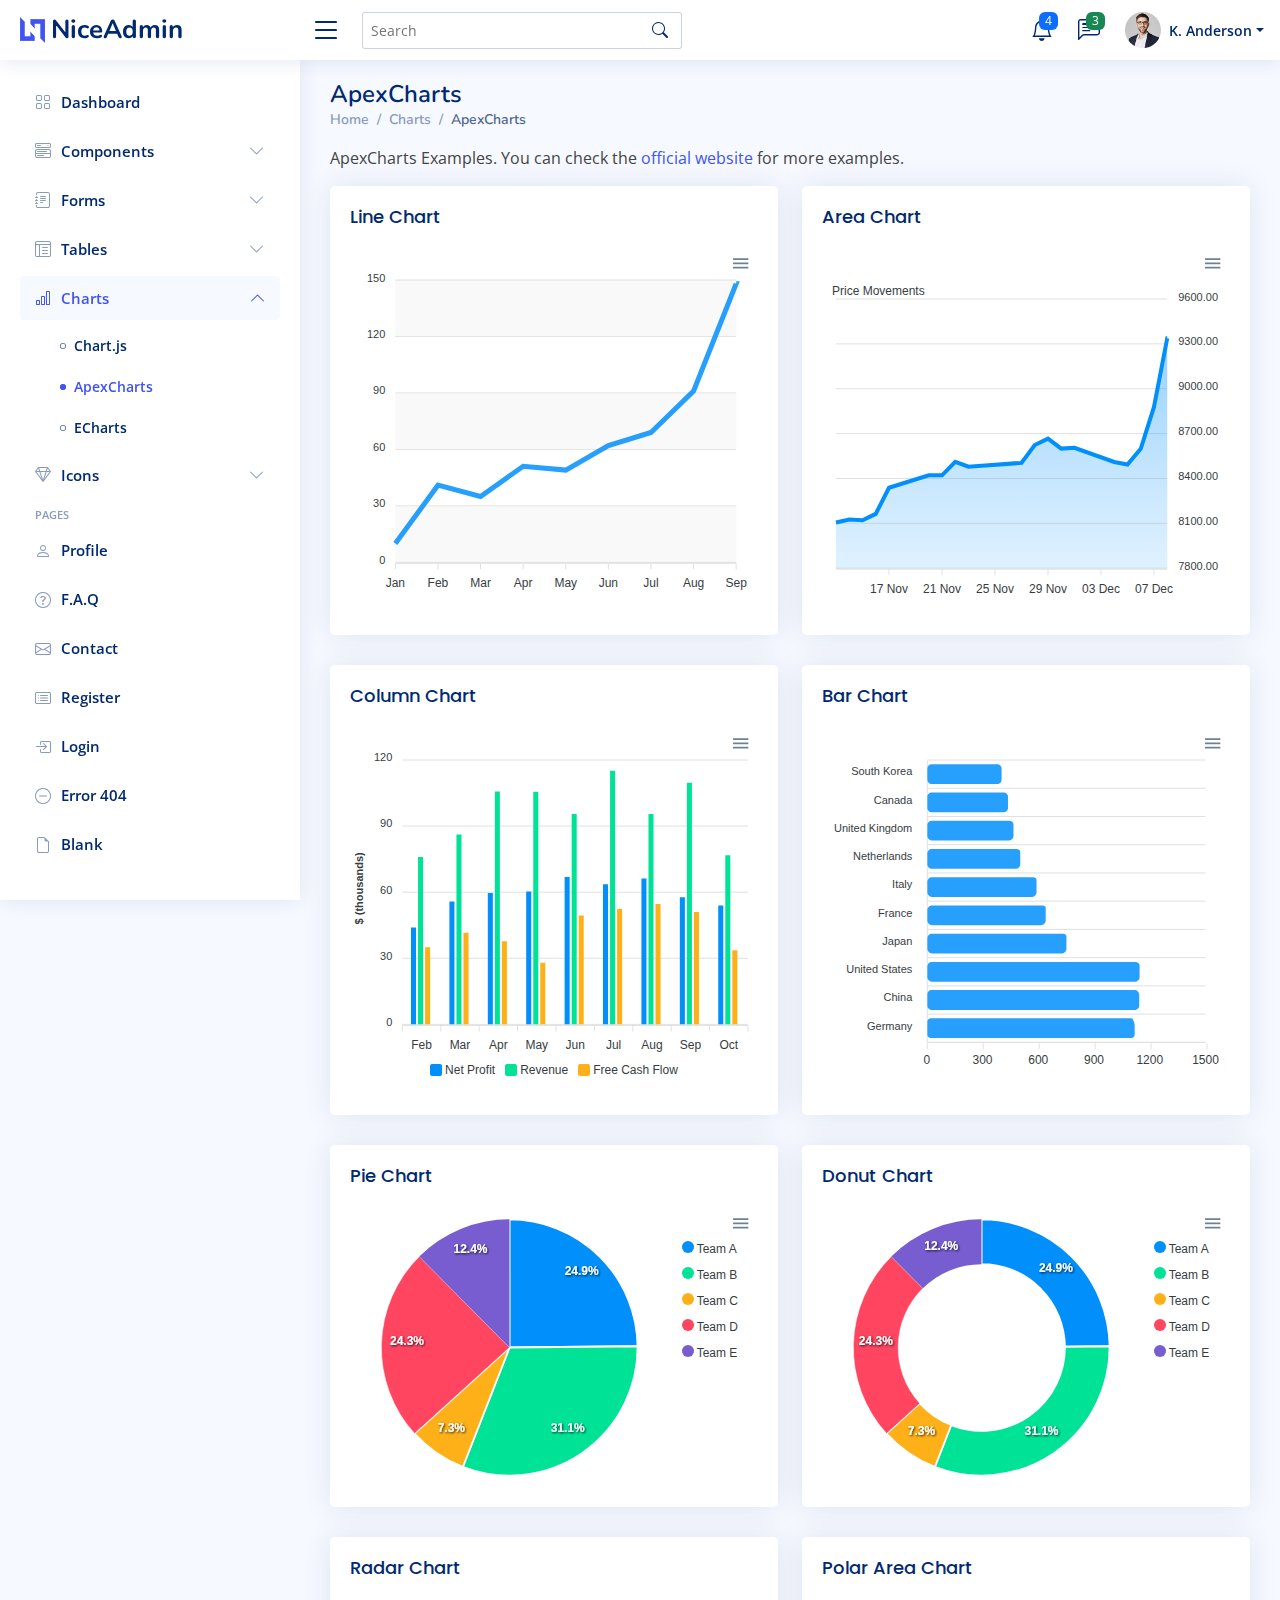
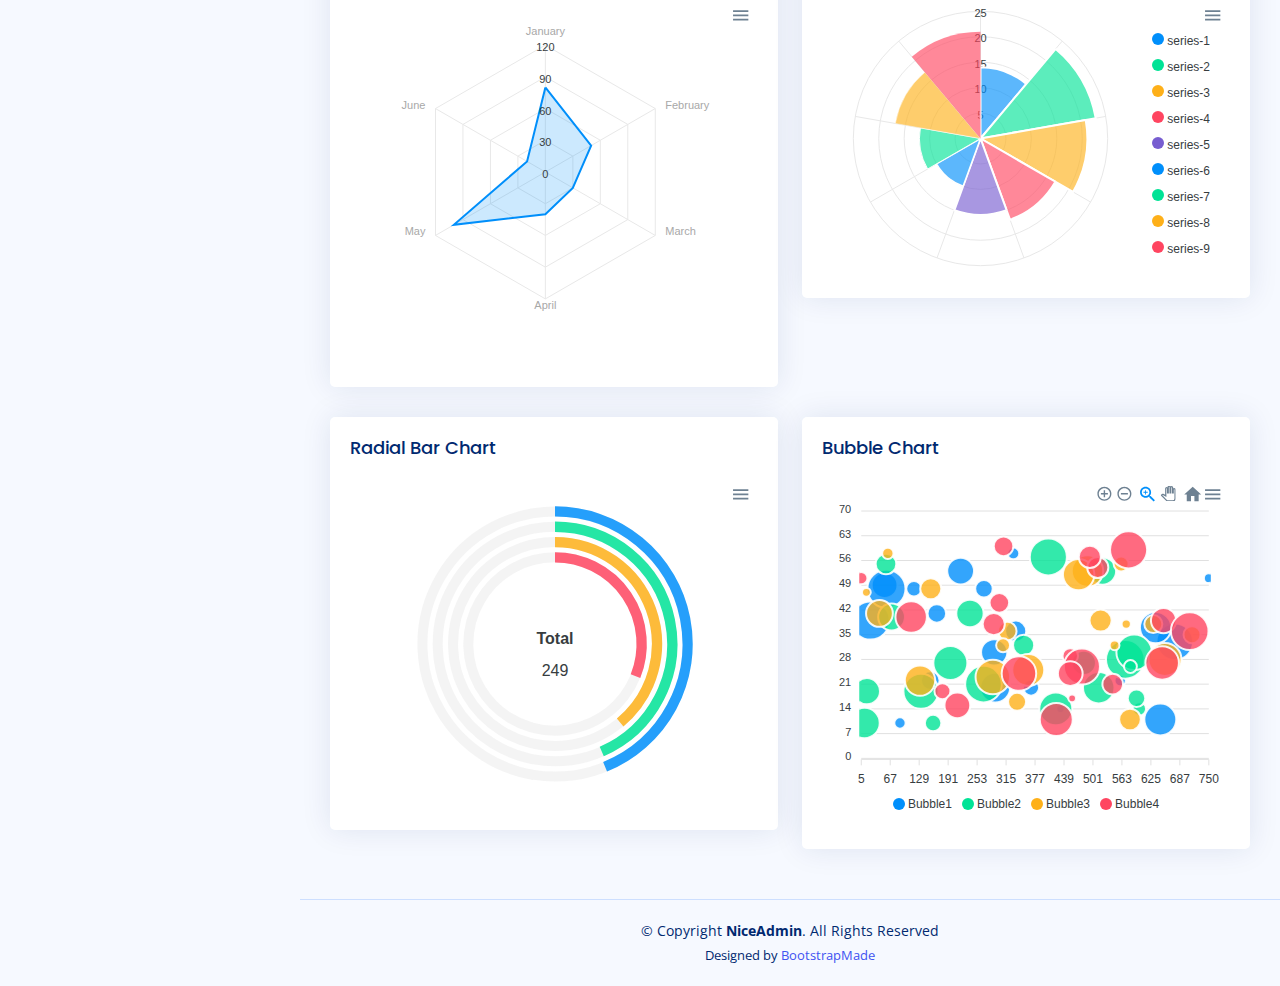
<file: NiceAdminWebAdmin-main/charts-apexcharts.html>
<!DOCTYPE html>
<html lang="en">

<head>
  <meta charset="utf-8">
  <meta content="width=device-width, initial-scale=1.0" name="viewport">

  <title>Charts / ApexCharts - NiceAdmin Bootstrap Template</title>
  <meta content="" name="description">
  <meta content="" name="keywords">

  <!-- Favicons -->
  <link href="assets/img/favicon.png" rel="icon">
  <link href="assets/img/apple-touch-icon.png" rel="apple-touch-icon">

  <!-- Google Fonts -->
  <link href="https://fonts.gstatic.com" rel="preconnect">
  <link href="https://fonts.googleapis.com/css?family=Open+Sans:300,300i,400,400i,600,600i,700,700i|Nunito:300,300i,400,400i,600,600i,700,700i|Poppins:300,300i,400,400i,500,500i,600,600i,700,700i" rel="stylesheet">

  <!-- Vendor CSS Files -->
  <link href="assets/vendor/bootstrap/css/bootstrap.min.css" rel="stylesheet">
  <link href="assets/vendor/bootstrap-icons/bootstrap-icons.css" rel="stylesheet">
  <link href="assets/vendor/boxicons/css/boxicons.min.css" rel="stylesheet">
  <link href="assets/vendor/quill/quill.snow.css" rel="stylesheet">
  <link href="assets/vendor/quill/quill.bubble.css" rel="stylesheet">
  <link href="assets/vendor/remixicon/remixicon.css" rel="stylesheet">
  <link href="assets/vendor/simple-datatables/style.css" rel="stylesheet">

  <!-- Template Main CSS File -->
  <link href="assets/css/style.css" rel="stylesheet">

  <!-- =======================================================
  * Template Name: NiceAdmin
  * Updated: Sep 18 2023 with Bootstrap v5.3.2
  * Template URL: https://bootstrapmade.com/nice-admin-bootstrap-admin-html-template/
  * Author: BootstrapMade.com
  * License: https://bootstrapmade.com/license/
  ======================================================== -->
</head>

<body>

  <!-- ======= Header ======= -->
  <header id="header" class="header fixed-top d-flex align-items-center">

    <div class="d-flex align-items-center justify-content-between">
      <a href="index.html" class="logo d-flex align-items-center">
        <img src="assets/img/logo.png" alt="">
        <span class="d-none d-lg-block">NiceAdmin</span>
      </a>
      <i class="bi bi-list toggle-sidebar-btn"></i>
    </div><!-- End Logo -->

    <div class="search-bar">
      <form class="search-form d-flex align-items-center" method="POST" action="#">
        <input type="text" name="query" placeholder="Search" title="Enter search keyword">
        <button type="submit" title="Search"><i class="bi bi-search"></i></button>
      </form>
    </div><!-- End Search Bar -->

    <nav class="header-nav ms-auto">
      <ul class="d-flex align-items-center">

        <li class="nav-item d-block d-lg-none">
          <a class="nav-link nav-icon search-bar-toggle " href="#">
            <i class="bi bi-search"></i>
          </a>
        </li><!-- End Search Icon-->

        <li class="nav-item dropdown">

          <a class="nav-link nav-icon" href="#" data-bs-toggle="dropdown">
            <i class="bi bi-bell"></i>
            <span class="badge bg-primary badge-number">4</span>
          </a><!-- End Notification Icon -->

          <ul class="dropdown-menu dropdown-menu-end dropdown-menu-arrow notifications">
            <li class="dropdown-header">
              You have 4 new notifications
              <a href="#"><span class="badge rounded-pill bg-primary p-2 ms-2">View all</span></a>
            </li>
            <li>
              <hr class="dropdown-divider">
            </li>

            <li class="notification-item">
              <i class="bi bi-exclamation-circle text-warning"></i>
              <div>
                <h4>Lorem Ipsum</h4>
                <p>Quae dolorem earum veritatis oditseno</p>
                <p>30 min. ago</p>
              </div>
            </li>

            <li>
              <hr class="dropdown-divider">
            </li>

            <li class="notification-item">
              <i class="bi bi-x-circle text-danger"></i>
              <div>
                <h4>Atque rerum nesciunt</h4>
                <p>Quae dolorem earum veritatis oditseno</p>
                <p>1 hr. ago</p>
              </div>
            </li>

            <li>
              <hr class="dropdown-divider">
            </li>

            <li class="notification-item">
              <i class="bi bi-check-circle text-success"></i>
              <div>
                <h4>Sit rerum fuga</h4>
                <p>Quae dolorem earum veritatis oditseno</p>
                <p>2 hrs. ago</p>
              </div>
            </li>

            <li>
              <hr class="dropdown-divider">
            </li>

            <li class="notification-item">
              <i class="bi bi-info-circle text-primary"></i>
              <div>
                <h4>Dicta reprehenderit</h4>
                <p>Quae dolorem earum veritatis oditseno</p>
                <p>4 hrs. ago</p>
              </div>
            </li>

            <li>
              <hr class="dropdown-divider">
            </li>
            <li class="dropdown-footer">
              <a href="#">Show all notifications</a>
            </li>

          </ul><!-- End Notification Dropdown Items -->

        </li><!-- End Notification Nav -->

        <li class="nav-item dropdown">

          <a class="nav-link nav-icon" href="#" data-bs-toggle="dropdown">
            <i class="bi bi-chat-left-text"></i>
            <span class="badge bg-success badge-number">3</span>
          </a><!-- End Messages Icon -->

          <ul class="dropdown-menu dropdown-menu-end dropdown-menu-arrow messages">
            <li class="dropdown-header">
              You have 3 new messages
              <a href="#"><span class="badge rounded-pill bg-primary p-2 ms-2">View all</span></a>
            </li>
            <li>
              <hr class="dropdown-divider">
            </li>

            <li class="message-item">
              <a href="#">
                <img src="assets/img/messages-1.jpg" alt="" class="rounded-circle">
                <div>
                  <h4>Maria Hudson</h4>
                  <p>Velit asperiores et ducimus soluta repudiandae labore officia est ut...</p>
                  <p>4 hrs. ago</p>
                </div>
              </a>
            </li>
            <li>
              <hr class="dropdown-divider">
            </li>

            <li class="message-item">
              <a href="#">
                <img src="assets/img/messages-2.jpg" alt="" class="rounded-circle">
                <div>
                  <h4>Anna Nelson</h4>
                  <p>Velit asperiores et ducimus soluta repudiandae labore officia est ut...</p>
                  <p>6 hrs. ago</p>
                </div>
              </a>
            </li>
            <li>
              <hr class="dropdown-divider">
            </li>

            <li class="message-item">
              <a href="#">
                <img src="assets/img/messages-3.jpg" alt="" class="rounded-circle">
                <div>
                  <h4>David Muldon</h4>
                  <p>Velit asperiores et ducimus soluta repudiandae labore officia est ut...</p>
                  <p>8 hrs. ago</p>
                </div>
              </a>
            </li>
            <li>
              <hr class="dropdown-divider">
            </li>

            <li class="dropdown-footer">
              <a href="#">Show all messages</a>
            </li>

          </ul><!-- End Messages Dropdown Items -->

        </li><!-- End Messages Nav -->

        <li class="nav-item dropdown pe-3">

          <a class="nav-link nav-profile d-flex align-items-center pe-0" href="#" data-bs-toggle="dropdown">
            <img src="assets/img/profile-img.jpg" alt="Profile" class="rounded-circle">
            <span class="d-none d-md-block dropdown-toggle ps-2">K. Anderson</span>
          </a><!-- End Profile Iamge Icon -->

          <ul class="dropdown-menu dropdown-menu-end dropdown-menu-arrow profile">
            <li class="dropdown-header">
              <h6>Kevin Anderson</h6>
              <span>Web Designer</span>
            </li>
            <li>
              <hr class="dropdown-divider">
            </li>

            <li>
              <a class="dropdown-item d-flex align-items-center" href="users-profile.html">
                <i class="bi bi-person"></i>
                <span>My Profile</span>
              </a>
            </li>
            <li>
              <hr class="dropdown-divider">
            </li>

            <li>
              <a class="dropdown-item d-flex align-items-center" href="users-profile.html">
                <i class="bi bi-gear"></i>
                <span>Account Settings</span>
              </a>
            </li>
            <li>
              <hr class="dropdown-divider">
            </li>

            <li>
              <a class="dropdown-item d-flex align-items-center" href="pages-faq.html">
                <i class="bi bi-question-circle"></i>
                <span>Need Help?</span>
              </a>
            </li>
            <li>
              <hr class="dropdown-divider">
            </li>

            <li>
              <a class="dropdown-item d-flex align-items-center" href="#">
                <i class="bi bi-box-arrow-right"></i>
                <span>Sign Out</span>
              </a>
            </li>

          </ul><!-- End Profile Dropdown Items -->
        </li><!-- End Profile Nav -->

      </ul>
    </nav><!-- End Icons Navigation -->

  </header><!-- End Header -->

  <!-- ======= Sidebar ======= -->
  <aside id="sidebar" class="sidebar">

    <ul class="sidebar-nav" id="sidebar-nav">

      <li class="nav-item">
        <a class="nav-link collapsed" href="index.html">
          <i class="bi bi-grid"></i>
          <span>Dashboard</span>
        </a>
      </li><!-- End Dashboard Nav -->

      <li class="nav-item">
        <a class="nav-link collapsed" data-bs-target="#components-nav" data-bs-toggle="collapse" href="#">
          <i class="bi bi-menu-button-wide"></i><span>Components</span><i class="bi bi-chevron-down ms-auto"></i>
        </a>
        <ul id="components-nav" class="nav-content collapse " data-bs-parent="#sidebar-nav">
          <li>
            <a href="components-alerts.html">
              <i class="bi bi-circle"></i><span>Alerts</span>
            </a>
          </li>
          <li>
            <a href="components-accordion.html">
              <i class="bi bi-circle"></i><span>Accordion</span>
            </a>
          </li>
          <li>
            <a href="components-badges.html">
              <i class="bi bi-circle"></i><span>Badges</span>
            </a>
          </li>
          <li>
            <a href="components-breadcrumbs.html">
              <i class="bi bi-circle"></i><span>Breadcrumbs</span>
            </a>
          </li>
          <li>
            <a href="components-buttons.html">
              <i class="bi bi-circle"></i><span>Buttons</span>
            </a>
          </li>
          <li>
            <a href="components-cards.html">
              <i class="bi bi-circle"></i><span>Cards</span>
            </a>
          </li>
          <li>
            <a href="components-carousel.html">
              <i class="bi bi-circle"></i><span>Carousel</span>
            </a>
          </li>
          <li>
            <a href="components-list-group.html">
              <i class="bi bi-circle"></i><span>List group</span>
            </a>
          </li>
          <li>
            <a href="components-modal.html">
              <i class="bi bi-circle"></i><span>Modal</span>
            </a>
          </li>
          <li>
            <a href="components-tabs.html">
              <i class="bi bi-circle"></i><span>Tabs</span>
            </a>
          </li>
          <li>
            <a href="components-pagination.html">
              <i class="bi bi-circle"></i><span>Pagination</span>
            </a>
          </li>
          <li>
            <a href="components-progress.html">
              <i class="bi bi-circle"></i><span>Progress</span>
            </a>
          </li>
          <li>
            <a href="components-spinners.html">
              <i class="bi bi-circle"></i><span>Spinners</span>
            </a>
          </li>
          <li>
            <a href="components-tooltips.html">
              <i class="bi bi-circle"></i><span>Tooltips</span>
            </a>
          </li>
        </ul>
      </li><!-- End Components Nav -->

      <li class="nav-item">
        <a class="nav-link collapsed" data-bs-target="#forms-nav" data-bs-toggle="collapse" href="#">
          <i class="bi bi-journal-text"></i><span>Forms</span><i class="bi bi-chevron-down ms-auto"></i>
        </a>
        <ul id="forms-nav" class="nav-content collapse " data-bs-parent="#sidebar-nav">
          <li>
            <a href="forms-elements.html">
              <i class="bi bi-circle"></i><span>Form Elements</span>
            </a>
          </li>
          <li>
            <a href="forms-layouts.html">
              <i class="bi bi-circle"></i><span>Form Layouts</span>
            </a>
          </li>
          <li>
            <a href="forms-editors.html">
              <i class="bi bi-circle"></i><span>Form Editors</span>
            </a>
          </li>
          <li>
            <a href="forms-validation.html">
              <i class="bi bi-circle"></i><span>Form Validation</span>
            </a>
          </li>
        </ul>
      </li><!-- End Forms Nav -->

      <li class="nav-item">
        <a class="nav-link collapsed" data-bs-target="#tables-nav" data-bs-toggle="collapse" href="#">
          <i class="bi bi-layout-text-window-reverse"></i><span>Tables</span><i class="bi bi-chevron-down ms-auto"></i>
        </a>
        <ul id="tables-nav" class="nav-content collapse " data-bs-parent="#sidebar-nav">
          <li>
            <a href="tables-general.html">
              <i class="bi bi-circle"></i><span>General Tables</span>
            </a>
          </li>
          <li>
            <a href="tables-data.html">
              <i class="bi bi-circle"></i><span>Data Tables</span>
            </a>
          </li>
        </ul>
      </li><!-- End Tables Nav -->

      <li class="nav-item">
        <a class="nav-link " data-bs-target="#charts-nav" data-bs-toggle="collapse" href="#">
          <i class="bi bi-bar-chart"></i><span>Charts</span><i class="bi bi-chevron-down ms-auto"></i>
        </a>
        <ul id="charts-nav" class="nav-content collapse show" data-bs-parent="#sidebar-nav">
          <li>
            <a href="charts-chartjs.html">
              <i class="bi bi-circle"></i><span>Chart.js</span>
            </a>
          </li>
          <li>
            <a href="charts-apexcharts.html" class="active">
              <i class="bi bi-circle"></i><span>ApexCharts</span>
            </a>
          </li>
          <li>
            <a href="charts-echarts.html">
              <i class="bi bi-circle"></i><span>ECharts</span>
            </a>
          </li>
        </ul>
      </li><!-- End Charts Nav -->

      <li class="nav-item">
        <a class="nav-link collapsed" data-bs-target="#icons-nav" data-bs-toggle="collapse" href="#">
          <i class="bi bi-gem"></i><span>Icons</span><i class="bi bi-chevron-down ms-auto"></i>
        </a>
        <ul id="icons-nav" class="nav-content collapse " data-bs-parent="#sidebar-nav">
          <li>
            <a href="icons-bootstrap.html">
              <i class="bi bi-circle"></i><span>Bootstrap Icons</span>
            </a>
          </li>
          <li>
            <a href="icons-remix.html">
              <i class="bi bi-circle"></i><span>Remix Icons</span>
            </a>
          </li>
          <li>
            <a href="icons-boxicons.html">
              <i class="bi bi-circle"></i><span>Boxicons</span>
            </a>
          </li>
        </ul>
      </li><!-- End Icons Nav -->

      <li class="nav-heading">Pages</li>

      <li class="nav-item">
        <a class="nav-link collapsed" href="users-profile.html">
          <i class="bi bi-person"></i>
          <span>Profile</span>
        </a>
      </li><!-- End Profile Page Nav -->

      <li class="nav-item">
        <a class="nav-link collapsed" href="pages-faq.html">
          <i class="bi bi-question-circle"></i>
          <span>F.A.Q</span>
        </a>
      </li><!-- End F.A.Q Page Nav -->

      <li class="nav-item">
        <a class="nav-link collapsed" href="pages-contact.html">
          <i class="bi bi-envelope"></i>
          <span>Contact</span>
        </a>
      </li><!-- End Contact Page Nav -->

      <li class="nav-item">
        <a class="nav-link collapsed" href="pages-register.html">
          <i class="bi bi-card-list"></i>
          <span>Register</span>
        </a>
      </li><!-- End Register Page Nav -->

      <li class="nav-item">
        <a class="nav-link collapsed" href="pages-login.html">
          <i class="bi bi-box-arrow-in-right"></i>
          <span>Login</span>
        </a>
      </li><!-- End Login Page Nav -->

      <li class="nav-item">
        <a class="nav-link collapsed" href="pages-error-404.html">
          <i class="bi bi-dash-circle"></i>
          <span>Error 404</span>
        </a>
      </li><!-- End Error 404 Page Nav -->

      <li class="nav-item">
        <a class="nav-link collapsed" href="pages-blank.html">
          <i class="bi bi-file-earmark"></i>
          <span>Blank</span>
        </a>
      </li><!-- End Blank Page Nav -->

    </ul>

  </aside><!-- End Sidebar-->

  <main id="main" class="main">

    <div class="pagetitle">
      <h1>ApexCharts</h1>
      <nav>
        <ol class="breadcrumb">
          <li class="breadcrumb-item"><a href="index.html">Home</a></li>
          <li class="breadcrumb-item">Charts</li>
          <li class="breadcrumb-item active">ApexCharts</li>
        </ol>
      </nav>
    </div><!-- End Page Title -->

    <p>ApexCharts Examples. You can check the <a href="https://apexcharts.com/javascript-chart-demos/" target="_blank">official website</a> for more examples.</p>

    <section class="section">
      <div class="row">

        <div class="col-lg-6">
          <div class="card">
            <div class="card-body">
              <h5 class="card-title">Line Chart</h5>

              <!-- Line Chart -->
              <div id="lineChart"></div>

              <script>
                document.addEventListener("DOMContentLoaded", () => {
                  new ApexCharts(document.querySelector("#lineChart"), {
                    series: [{
                      name: "Desktops",
                      data: [10, 41, 35, 51, 49, 62, 69, 91, 148]
                    }],
                    chart: {
                      height: 350,
                      type: 'line',
                      zoom: {
                        enabled: false
                      }
                    },
                    dataLabels: {
                      enabled: false
                    },
                    stroke: {
                      curve: 'straight'
                    },
                    grid: {
                      row: {
                        colors: ['#f3f3f3', 'transparent'], // takes an array which will be repeated on columns
                        opacity: 0.5
                      },
                    },
                    xaxis: {
                      categories: ['Jan', 'Feb', 'Mar', 'Apr', 'May', 'Jun', 'Jul', 'Aug', 'Sep'],
                    }
                  }).render();
                });
              </script>
              <!-- End Line Chart -->

            </div>
          </div>
        </div>

        <div class="col-lg-6">
          <div class="card">
            <div class="card-body">
              <h5 class="card-title">Area Chart</h5>

              <!-- Area Chart -->
              <div id="areaChart"></div>

              <script>
                document.addEventListener("DOMContentLoaded", () => {
                  const series = {
                    "monthDataSeries1": {
                      "prices": [
                        8107.85,
                        8128.0,
                        8122.9,
                        8165.5,
                        8340.7,
                        8423.7,
                        8423.5,
                        8514.3,
                        8481.85,
                        8487.7,
                        8506.9,
                        8626.2,
                        8668.95,
                        8602.3,
                        8607.55,
                        8512.9,
                        8496.25,
                        8600.65,
                        8881.1,
                        9340.85
                      ],
                      "dates": [
                        "13 Nov 2017",
                        "14 Nov 2017",
                        "15 Nov 2017",
                        "16 Nov 2017",
                        "17 Nov 2017",
                        "20 Nov 2017",
                        "21 Nov 2017",
                        "22 Nov 2017",
                        "23 Nov 2017",
                        "24 Nov 2017",
                        "27 Nov 2017",
                        "28 Nov 2017",
                        "29 Nov 2017",
                        "30 Nov 2017",
                        "01 Dec 2017",
                        "04 Dec 2017",
                        "05 Dec 2017",
                        "06 Dec 2017",
                        "07 Dec 2017",
                        "08 Dec 2017"
                      ]
                    },
                    "monthDataSeries2": {
                      "prices": [
                        8423.7,
                        8423.5,
                        8514.3,
                        8481.85,
                        8487.7,
                        8506.9,
                        8626.2,
                        8668.95,
                        8602.3,
                        8607.55,
                        8512.9,
                        8496.25,
                        8600.65,
                        8881.1,
                        9040.85,
                        8340.7,
                        8165.5,
                        8122.9,
                        8107.85,
                        8128.0
                      ],
                      "dates": [
                        "13 Nov 2017",
                        "14 Nov 2017",
                        "15 Nov 2017",
                        "16 Nov 2017",
                        "17 Nov 2017",
                        "20 Nov 2017",
                        "21 Nov 2017",
                        "22 Nov 2017",
                        "23 Nov 2017",
                        "24 Nov 2017",
                        "27 Nov 2017",
                        "28 Nov 2017",
                        "29 Nov 2017",
                        "30 Nov 2017",
                        "01 Dec 2017",
                        "04 Dec 2017",
                        "05 Dec 2017",
                        "06 Dec 2017",
                        "07 Dec 2017",
                        "08 Dec 2017"
                      ]
                    },
                    "monthDataSeries3": {
                      "prices": [
                        7114.25,
                        7126.6,
                        7116.95,
                        7203.7,
                        7233.75,
                        7451.0,
                        7381.15,
                        7348.95,
                        7347.75,
                        7311.25,
                        7266.4,
                        7253.25,
                        7215.45,
                        7266.35,
                        7315.25,
                        7237.2,
                        7191.4,
                        7238.95,
                        7222.6,
                        7217.9,
                        7359.3,
                        7371.55,
                        7371.15,
                        7469.2,
                        7429.25,
                        7434.65,
                        7451.1,
                        7475.25,
                        7566.25,
                        7556.8,
                        7525.55,
                        7555.45,
                        7560.9,
                        7490.7,
                        7527.6,
                        7551.9,
                        7514.85,
                        7577.95,
                        7592.3,
                        7621.95,
                        7707.95,
                        7859.1,
                        7815.7,
                        7739.0,
                        7778.7,
                        7839.45,
                        7756.45,
                        7669.2,
                        7580.45,
                        7452.85,
                        7617.25,
                        7701.6,
                        7606.8,
                        7620.05,
                        7513.85,
                        7498.45,
                        7575.45,
                        7601.95,
                        7589.1,
                        7525.85,
                        7569.5,
                        7702.5,
                        7812.7,
                        7803.75,
                        7816.3,
                        7851.15,
                        7912.2,
                        7972.8,
                        8145.0,
                        8161.1,
                        8121.05,
                        8071.25,
                        8088.2,
                        8154.45,
                        8148.3,
                        8122.05,
                        8132.65,
                        8074.55,
                        7952.8,
                        7885.55,
                        7733.9,
                        7897.15,
                        7973.15,
                        7888.5,
                        7842.8,
                        7838.4,
                        7909.85,
                        7892.75,
                        7897.75,
                        7820.05,
                        7904.4,
                        7872.2,
                        7847.5,
                        7849.55,
                        7789.6,
                        7736.35,
                        7819.4,
                        7875.35,
                        7871.8,
                        8076.5,
                        8114.8,
                        8193.55,
                        8217.1,
                        8235.05,
                        8215.3,
                        8216.4,
                        8301.55,
                        8235.25,
                        8229.75,
                        8201.95,
                        8164.95,
                        8107.85,
                        8128.0,
                        8122.9,
                        8165.5,
                        8340.7,
                        8423.7,
                        8423.5,
                        8514.3,
                        8481.85,
                        8487.7,
                        8506.9,
                        8626.2
                      ],
                      "dates": [
                        "02 Jun 2017",
                        "05 Jun 2017",
                        "06 Jun 2017",
                        "07 Jun 2017",
                        "08 Jun 2017",
                        "09 Jun 2017",
                        "12 Jun 2017",
                        "13 Jun 2017",
                        "14 Jun 2017",
                        "15 Jun 2017",
                        "16 Jun 2017",
                        "19 Jun 2017",
                        "20 Jun 2017",
                        "21 Jun 2017",
                        "22 Jun 2017",
                        "23 Jun 2017",
                        "27 Jun 2017",
                        "28 Jun 2017",
                        "29 Jun 2017",
                        "30 Jun 2017",
                        "03 Jul 2017",
                        "04 Jul 2017",
                        "05 Jul 2017",
                        "06 Jul 2017",
                        "07 Jul 2017",
                        "10 Jul 2017",
                        "11 Jul 2017",
                        "12 Jul 2017",
                        "13 Jul 2017",
                        "14 Jul 2017",
                        "17 Jul 2017",
                        "18 Jul 2017",
                        "19 Jul 2017",
                        "20 Jul 2017",
                        "21 Jul 2017",
                        "24 Jul 2017",
                        "25 Jul 2017",
                        "26 Jul 2017",
                        "27 Jul 2017",
                        "28 Jul 2017",
                        "31 Jul 2017",
                        "01 Aug 2017",
                        "02 Aug 2017",
                        "03 Aug 2017",
                        "04 Aug 2017",
                        "07 Aug 2017",
                        "08 Aug 2017",
                        "09 Aug 2017",
                        "10 Aug 2017",
                        "11 Aug 2017",
                        "14 Aug 2017",
                        "16 Aug 2017",
                        "17 Aug 2017",
                        "18 Aug 2017",
                        "21 Aug 2017",
                        "22 Aug 2017",
                        "23 Aug 2017",
                        "24 Aug 2017",
                        "28 Aug 2017",
                        "29 Aug 2017",
                        "30 Aug 2017",
                        "31 Aug 2017",
                        "01 Sep 2017",
                        "04 Sep 2017",
                        "05 Sep 2017",
                        "06 Sep 2017",
                        "07 Sep 2017",
                        "08 Sep 2017",
                        "11 Sep 2017",
                        "12 Sep 2017",
                        "13 Sep 2017",
                        "14 Sep 2017",
                        "15 Sep 2017",
                        "18 Sep 2017",
                        "19 Sep 2017",
                        "20 Sep 2017",
                        "21 Sep 2017",
                        "22 Sep 2017",
                        "25 Sep 2017",
                        "26 Sep 2017",
                        "27 Sep 2017",
                        "28 Sep 2017",
                        "29 Sep 2017",
                        "03 Oct 2017",
                        "04 Oct 2017",
                        "05 Oct 2017",
                        "06 Oct 2017",
                        "09 Oct 2017",
                        "10 Oct 2017",
                        "11 Oct 2017",
                        "12 Oct 2017",
                        "13 Oct 2017",
                        "16 Oct 2017",
                        "17 Oct 2017",
                        "18 Oct 2017",
                        "19 Oct 2017",
                        "23 Oct 2017",
                        "24 Oct 2017",
                        "25 Oct 2017",
                        "26 Oct 2017",
                        "27 Oct 2017",
                        "30 Oct 2017",
                        "31 Oct 2017",
                        "01 Nov 2017",
                        "02 Nov 2017",
                        "03 Nov 2017",
                        "06 Nov 2017",
                        "07 Nov 2017",
                        "08 Nov 2017",
                        "09 Nov 2017",
                        "10 Nov 2017",
                        "13 Nov 2017",
                        "14 Nov 2017",
                        "15 Nov 2017",
                        "16 Nov 2017",
                        "17 Nov 2017",
                        "20 Nov 2017",
                        "21 Nov 2017",
                        "22 Nov 2017",
                        "23 Nov 2017",
                        "24 Nov 2017",
                        "27 Nov 2017",
                        "28 Nov 2017"
                      ]
                    }
                  }
                  new ApexCharts(document.querySelector("#areaChart"), {
                    series: [{
                      name: "STOCK ABC",
                      data: series.monthDataSeries1.prices
                    }],
                    chart: {
                      type: 'area',
                      height: 350,
                      zoom: {
                        enabled: false
                      }
                    },
                    dataLabels: {
                      enabled: false
                    },
                    stroke: {
                      curve: 'straight'
                    },
                    subtitle: {
                      text: 'Price Movements',
                      align: 'left'
                    },
                    labels: series.monthDataSeries1.dates,
                    xaxis: {
                      type: 'datetime',
                    },
                    yaxis: {
                      opposite: true
                    },
                    legend: {
                      horizontalAlign: 'left'
                    }
                  }).render();
                });
              </script>
              <!-- End Area Chart -->

            </div>
          </div>
        </div>

        <div class="col-lg-6">
          <div class="card">
            <div class="card-body">
              <h5 class="card-title">Column Chart</h5>

              <!-- Column Chart -->
              <div id="columnChart"></div>

              <script>
                document.addEventListener("DOMContentLoaded", () => {
                  new ApexCharts(document.querySelector("#columnChart"), {
                    series: [{
                      name: 'Net Profit',
                      data: [44, 55, 57, 56, 61, 58, 63, 60, 66]
                    }, {
                      name: 'Revenue',
                      data: [76, 85, 101, 98, 87, 105, 91, 114, 94]
                    }, {
                      name: 'Free Cash Flow',
                      data: [35, 41, 36, 26, 45, 48, 52, 53, 41]
                    }],
                    chart: {
                      type: 'bar',
                      height: 350
                    },
                    plotOptions: {
                      bar: {
                        horizontal: false,
                        columnWidth: '55%',
                        endingShape: 'rounded'
                      },
                    },
                    dataLabels: {
                      enabled: false
                    },
                    stroke: {
                      show: true,
                      width: 2,
                      colors: ['transparent']
                    },
                    xaxis: {
                      categories: ['Feb', 'Mar', 'Apr', 'May', 'Jun', 'Jul', 'Aug', 'Sep', 'Oct'],
                    },
                    yaxis: {
                      title: {
                        text: '$ (thousands)'
                      }
                    },
                    fill: {
                      opacity: 1
                    },
                    tooltip: {
                      y: {
                        formatter: function(val) {
                          return "$ " + val + " thousands"
                        }
                      }
                    }
                  }).render();
                });
              </script>
              <!-- End Column Chart -->

            </div>
          </div>
        </div>

        <div class="col-lg-6">
          <div class="card">
            <div class="card-body">
              <h5 class="card-title">Bar Chart</h5>

              <!-- Bar Chart -->
              <div id="barChart"></div>

              <script>
                document.addEventListener("DOMContentLoaded", () => {
                  new ApexCharts(document.querySelector("#barChart"), {
                    series: [{
                      data: [400, 430, 448, 470, 540, 580, 690, 1100, 1200, 1380]
                    }],
                    chart: {
                      type: 'bar',
                      height: 350
                    },
                    plotOptions: {
                      bar: {
                        borderRadius: 4,
                        horizontal: true,
                      }
                    },
                    dataLabels: {
                      enabled: false
                    },
                    xaxis: {
                      categories: ['South Korea', 'Canada', 'United Kingdom', 'Netherlands', 'Italy', 'France', 'Japan',
                        'United States', 'China', 'Germany'
                      ],
                    }
                  }).render();
                });
              </script>
              <!-- End Bar Chart -->

            </div>
          </div>
        </div>

        <div class="col-lg-6">
          <div class="card">
            <div class="card-body">
              <h5 class="card-title">Pie Chart</h5>

              <!-- Pie Chart -->
              <div id="pieChart"></div>

              <script>
                document.addEventListener("DOMContentLoaded", () => {
                  new ApexCharts(document.querySelector("#pieChart"), {
                    series: [44, 55, 13, 43, 22],
                    chart: {
                      height: 350,
                      type: 'pie',
                      toolbar: {
                        show: true
                      }
                    },
                    labels: ['Team A', 'Team B', 'Team C', 'Team D', 'Team E']
                  }).render();
                });
              </script>
              <!-- End Pie Chart -->

            </div>
          </div>
        </div>

        <div class="col-lg-6">
          <div class="card">
            <div class="card-body">
              <h5 class="card-title">Donut Chart</h5>

              <!-- Donut Chart -->
              <div id="donutChart"></div>

              <script>
                document.addEventListener("DOMContentLoaded", () => {
                  new ApexCharts(document.querySelector("#donutChart"), {
                    series: [44, 55, 13, 43, 22],
                    chart: {
                      height: 350,
                      type: 'donut',
                      toolbar: {
                        show: true
                      }
                    },
                    labels: ['Team A', 'Team B', 'Team C', 'Team D', 'Team E'],
                  }).render();
                });
              </script>
              <!-- End Donut Chart -->

            </div>
          </div>
        </div>

        <div class="col-lg-6">
          <div class="card">
            <div class="card-body">
              <h5 class="card-title">Radar Chart</h5>

              <!-- Radar Chart -->
              <div id="radarChart"></div>

              <script>
                document.addEventListener("DOMContentLoaded", () => {
                  new ApexCharts(document.querySelector("#radarChart"), {
                    series: [{
                      name: 'Series 1',
                      data: [80, 50, 30, 40, 100, 20],
                    }],
                    chart: {
                      height: 350,
                      type: 'radar',
                    },
                    xaxis: {
                      categories: ['January', 'February', 'March', 'April', 'May', 'June']
                    }
                  }).render();
                });
              </script>
              <!-- End Radar Chart -->

            </div>
          </div>
        </div>

        <div class="col-lg-6">
          <div class="card">
            <div class="card-body">
              <h5 class="card-title">Polar Area Chart</h5>

              <!-- Polar Area Chart -->
              <div id="polarAreaChart"></div>

              <script>
                document.addEventListener("DOMContentLoaded", () => {
                  new ApexCharts(document.querySelector("#polarAreaChart"), {
                    series: [14, 23, 21, 17, 15, 10, 12, 17, 21],
                    chart: {
                      type: 'polarArea',
                      height: 350,
                      toolbar: {
                        show: true
                      }
                    },
                    stroke: {
                      colors: ['#fff']
                    },
                    fill: {
                      opacity: 0.8
                    }
                  }).render();
                });
              </script>
              <!-- End Polar Area Chart -->

            </div>
          </div>
        </div>

        <div class="col-lg-6">
          <div class="card">
            <div class="card-body">
              <h5 class="card-title">Radial Bar Chart</h5>

              <!-- Radial Bar Chart -->
              <div id="radialBarChart"></div>

              <script>
                document.addEventListener("DOMContentLoaded", () => {
                  new ApexCharts(document.querySelector("#radialBarChart"), {
                    series: [44, 55, 67, 83],
                    chart: {
                      height: 350,
                      type: 'radialBar',
                      toolbar: {
                        show: true
                      }
                    },
                    plotOptions: {
                      radialBar: {
                        dataLabels: {
                          name: {
                            fontSize: '22px',
                          },
                          value: {
                            fontSize: '16px',
                          },
                          total: {
                            show: true,
                            label: 'Total',
                            formatter: function(w) {
                              // By default this function returns the average of all series. The below is just an example to show the use of custom formatter function
                              return 249
                            }
                          }
                        }
                      }
                    },
                    labels: ['Apples', 'Oranges', 'Bananas', 'Berries'],
                  }).render();
                });
              </script>
              <!-- End Radial Bar Chart -->

            </div>
          </div>
        </div>

        <div class="col-lg-6">
          <div class="card">
            <div class="card-body">
              <h5 class="card-title">Bubble Chart</h5>

              <!-- Bubble Chart -->
              <div id="bubbleChart"></div>

              <script>
                document.addEventListener("DOMContentLoaded", () => {
                  function generateData(baseval, count, yrange) {
                    var i = 0;
                    var series = [];
                    while (i < count) {
                      var x = Math.floor(Math.random() * (750 - 1 + 1)) + 1;;
                      var y = Math.floor(Math.random() * (yrange.max - yrange.min + 1)) + yrange.min;
                      var z = Math.floor(Math.random() * (75 - 15 + 1)) + 15;
                      series.push([x, y, z]);
                      baseval += 86400000;
                      i++;
                    }
                    return series;
                  }
                  new ApexCharts(document.querySelector("#bubbleChart"), {
                    series: [{
                        name: 'Bubble1',
                        data: generateData(new Date('11 Feb 2017 GMT').getTime(), 20, {
                          min: 10,
                          max: 60
                        })
                      },
                      {
                        name: 'Bubble2',
                        data: generateData(new Date('11 Feb 2017 GMT').getTime(), 20, {
                          min: 10,
                          max: 60
                        })
                      },
                      {
                        name: 'Bubble3',
                        data: generateData(new Date('11 Feb 2017 GMT').getTime(), 20, {
                          min: 10,
                          max: 60
                        })
                      },
                      {
                        name: 'Bubble4',
                        data: generateData(new Date('11 Feb 2017 GMT').getTime(), 20, {
                          min: 10,
                          max: 60
                        })
                      }
                    ],
                    chart: {
                      height: 333,
                      type: 'bubble',
                    },
                    dataLabels: {
                      enabled: false
                    },
                    fill: {
                      opacity: 0.8
                    },
                    xaxis: {
                      tickAmount: 12,
                      type: 'category',
                    },
                    yaxis: {
                      max: 70
                    }
                  }).render();
                });
              </script>
              <!-- End Bubble Chart -->

            </div>
          </div>
        </div>

      </div>
    </section>

  </main><!-- End #main -->

  <!-- ======= Footer ======= -->
  <footer id="footer" class="footer">
    <div class="copyright">
      &copy; Copyright <strong><span>NiceAdmin</span></strong>. All Rights Reserved
    </div>
    <div class="credits">
      <!-- All the links in the footer should remain intact. -->
      <!-- You can delete the links only if you purchased the pro version. -->
      <!-- Licensing information: https://bootstrapmade.com/license/ -->
      <!-- Purchase the pro version with working PHP/AJAX contact form: https://bootstrapmade.com/nice-admin-bootstrap-admin-html-template/ -->
      Designed by <a href="https://bootstrapmade.com/">BootstrapMade</a>
    </div>
  </footer><!-- End Footer -->

  <a href="#" class="back-to-top d-flex align-items-center justify-content-center"><i class="bi bi-arrow-up-short"></i></a>

  <!-- Vendor JS Files -->
  <script src="assets/vendor/apexcharts/apexcharts.min.js"></script>
  <script src="assets/vendor/bootstrap/js/bootstrap.bundle.min.js"></script>
  <script src="assets/vendor/chart.js/chart.umd.js"></script>
  <script src="assets/vendor/echarts/echarts.min.js"></script>
  <script src="assets/vendor/quill/quill.min.js"></script>
  <script src="assets/vendor/simple-datatables/simple-datatables.js"></script>
  <script src="assets/vendor/tinymce/tinymce.min.js"></script>
  <script src="assets/vendor/php-email-form/validate.js"></script>

  <!-- Template Main JS File -->
  <script src="assets/js/main.js"></script>

</body>

</html>
</file>
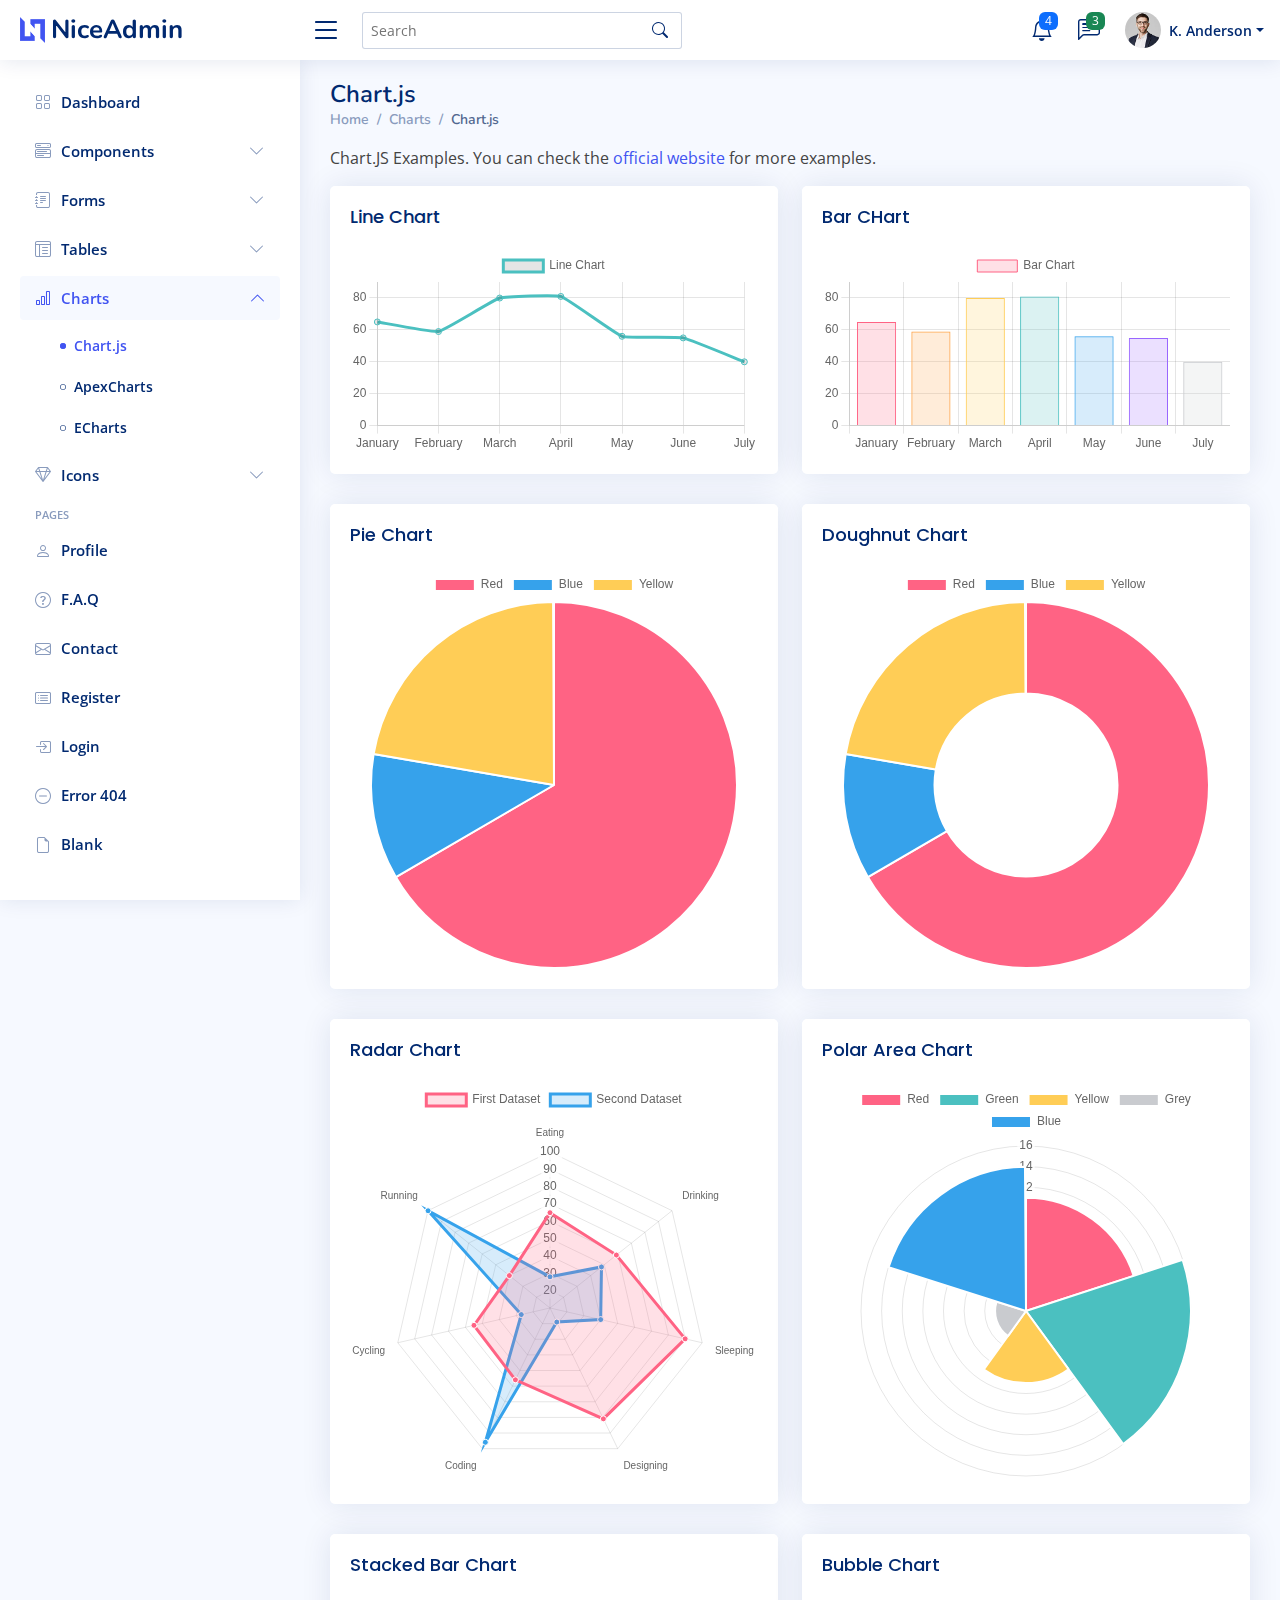
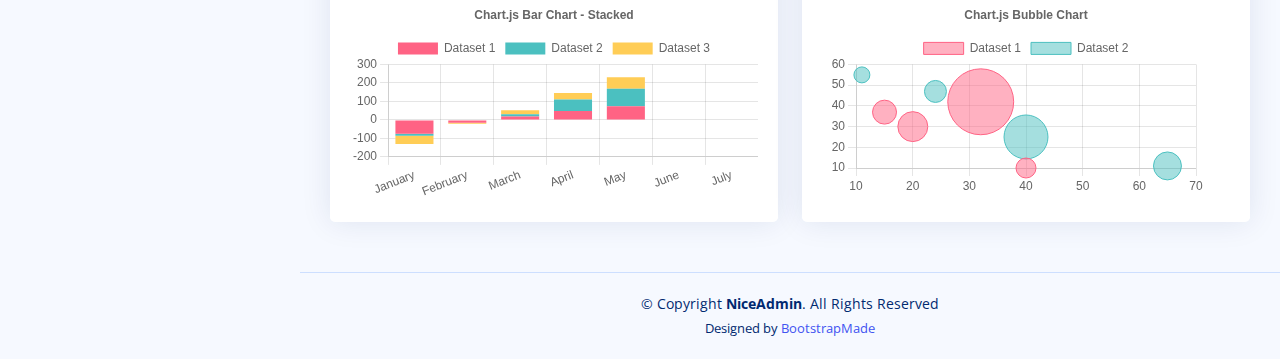
<file: NiceAdminWebAdmin-main/charts-chartjs.html>
<!DOCTYPE html>
<html lang="en">

<head>
  <meta charset="utf-8">
  <meta content="width=device-width, initial-scale=1.0" name="viewport">

  <title>Charts / Chart.js - NiceAdmin Bootstrap Template</title>
  <meta content="" name="description">
  <meta content="" name="keywords">

  <!-- Favicons -->
  <link href="assets/img/favicon.png" rel="icon">
  <link href="assets/img/apple-touch-icon.png" rel="apple-touch-icon">

  <!-- Google Fonts -->
  <link href="https://fonts.gstatic.com" rel="preconnect">
  <link href="https://fonts.googleapis.com/css?family=Open+Sans:300,300i,400,400i,600,600i,700,700i|Nunito:300,300i,400,400i,600,600i,700,700i|Poppins:300,300i,400,400i,500,500i,600,600i,700,700i" rel="stylesheet">

  <!-- Vendor CSS Files -->
  <link href="assets/vendor/bootstrap/css/bootstrap.min.css" rel="stylesheet">
  <link href="assets/vendor/bootstrap-icons/bootstrap-icons.css" rel="stylesheet">
  <link href="assets/vendor/boxicons/css/boxicons.min.css" rel="stylesheet">
  <link href="assets/vendor/quill/quill.snow.css" rel="stylesheet">
  <link href="assets/vendor/quill/quill.bubble.css" rel="stylesheet">
  <link href="assets/vendor/remixicon/remixicon.css" rel="stylesheet">
  <link href="assets/vendor/simple-datatables/style.css" rel="stylesheet">

  <!-- Template Main CSS File -->
  <link href="assets/css/style.css" rel="stylesheet">

  <!-- =======================================================
  * Template Name: NiceAdmin
  * Updated: Sep 18 2023 with Bootstrap v5.3.2
  * Template URL: https://bootstrapmade.com/nice-admin-bootstrap-admin-html-template/
  * Author: BootstrapMade.com
  * License: https://bootstrapmade.com/license/
  ======================================================== -->
</head>

<body>

  <!-- ======= Header ======= -->
  <header id="header" class="header fixed-top d-flex align-items-center">

    <div class="d-flex align-items-center justify-content-between">
      <a href="index.html" class="logo d-flex align-items-center">
        <img src="assets/img/logo.png" alt="">
        <span class="d-none d-lg-block">NiceAdmin</span>
      </a>
      <i class="bi bi-list toggle-sidebar-btn"></i>
    </div><!-- End Logo -->

    <div class="search-bar">
      <form class="search-form d-flex align-items-center" method="POST" action="#">
        <input type="text" name="query" placeholder="Search" title="Enter search keyword">
        <button type="submit" title="Search"><i class="bi bi-search"></i></button>
      </form>
    </div><!-- End Search Bar -->

    <nav class="header-nav ms-auto">
      <ul class="d-flex align-items-center">

        <li class="nav-item d-block d-lg-none">
          <a class="nav-link nav-icon search-bar-toggle " href="#">
            <i class="bi bi-search"></i>
          </a>
        </li><!-- End Search Icon-->

        <li class="nav-item dropdown">

          <a class="nav-link nav-icon" href="#" data-bs-toggle="dropdown">
            <i class="bi bi-bell"></i>
            <span class="badge bg-primary badge-number">4</span>
          </a><!-- End Notification Icon -->

          <ul class="dropdown-menu dropdown-menu-end dropdown-menu-arrow notifications">
            <li class="dropdown-header">
              You have 4 new notifications
              <a href="#"><span class="badge rounded-pill bg-primary p-2 ms-2">View all</span></a>
            </li>
            <li>
              <hr class="dropdown-divider">
            </li>

            <li class="notification-item">
              <i class="bi bi-exclamation-circle text-warning"></i>
              <div>
                <h4>Lorem Ipsum</h4>
                <p>Quae dolorem earum veritatis oditseno</p>
                <p>30 min. ago</p>
              </div>
            </li>

            <li>
              <hr class="dropdown-divider">
            </li>

            <li class="notification-item">
              <i class="bi bi-x-circle text-danger"></i>
              <div>
                <h4>Atque rerum nesciunt</h4>
                <p>Quae dolorem earum veritatis oditseno</p>
                <p>1 hr. ago</p>
              </div>
            </li>

            <li>
              <hr class="dropdown-divider">
            </li>

            <li class="notification-item">
              <i class="bi bi-check-circle text-success"></i>
              <div>
                <h4>Sit rerum fuga</h4>
                <p>Quae dolorem earum veritatis oditseno</p>
                <p>2 hrs. ago</p>
              </div>
            </li>

            <li>
              <hr class="dropdown-divider">
            </li>

            <li class="notification-item">
              <i class="bi bi-info-circle text-primary"></i>
              <div>
                <h4>Dicta reprehenderit</h4>
                <p>Quae dolorem earum veritatis oditseno</p>
                <p>4 hrs. ago</p>
              </div>
            </li>

            <li>
              <hr class="dropdown-divider">
            </li>
            <li class="dropdown-footer">
              <a href="#">Show all notifications</a>
            </li>

          </ul><!-- End Notification Dropdown Items -->

        </li><!-- End Notification Nav -->

        <li class="nav-item dropdown">

          <a class="nav-link nav-icon" href="#" data-bs-toggle="dropdown">
            <i class="bi bi-chat-left-text"></i>
            <span class="badge bg-success badge-number">3</span>
          </a><!-- End Messages Icon -->

          <ul class="dropdown-menu dropdown-menu-end dropdown-menu-arrow messages">
            <li class="dropdown-header">
              You have 3 new messages
              <a href="#"><span class="badge rounded-pill bg-primary p-2 ms-2">View all</span></a>
            </li>
            <li>
              <hr class="dropdown-divider">
            </li>

            <li class="message-item">
              <a href="#">
                <img src="assets/img/messages-1.jpg" alt="" class="rounded-circle">
                <div>
                  <h4>Maria Hudson</h4>
                  <p>Velit asperiores et ducimus soluta repudiandae labore officia est ut...</p>
                  <p>4 hrs. ago</p>
                </div>
              </a>
            </li>
            <li>
              <hr class="dropdown-divider">
            </li>

            <li class="message-item">
              <a href="#">
                <img src="assets/img/messages-2.jpg" alt="" class="rounded-circle">
                <div>
                  <h4>Anna Nelson</h4>
                  <p>Velit asperiores et ducimus soluta repudiandae labore officia est ut...</p>
                  <p>6 hrs. ago</p>
                </div>
              </a>
            </li>
            <li>
              <hr class="dropdown-divider">
            </li>

            <li class="message-item">
              <a href="#">
                <img src="assets/img/messages-3.jpg" alt="" class="rounded-circle">
                <div>
                  <h4>David Muldon</h4>
                  <p>Velit asperiores et ducimus soluta repudiandae labore officia est ut...</p>
                  <p>8 hrs. ago</p>
                </div>
              </a>
            </li>
            <li>
              <hr class="dropdown-divider">
            </li>

            <li class="dropdown-footer">
              <a href="#">Show all messages</a>
            </li>

          </ul><!-- End Messages Dropdown Items -->

        </li><!-- End Messages Nav -->

        <li class="nav-item dropdown pe-3">

          <a class="nav-link nav-profile d-flex align-items-center pe-0" href="#" data-bs-toggle="dropdown">
            <img src="assets/img/profile-img.jpg" alt="Profile" class="rounded-circle">
            <span class="d-none d-md-block dropdown-toggle ps-2">K. Anderson</span>
          </a><!-- End Profile Iamge Icon -->

          <ul class="dropdown-menu dropdown-menu-end dropdown-menu-arrow profile">
            <li class="dropdown-header">
              <h6>Kevin Anderson</h6>
              <span>Web Designer</span>
            </li>
            <li>
              <hr class="dropdown-divider">
            </li>

            <li>
              <a class="dropdown-item d-flex align-items-center" href="users-profile.html">
                <i class="bi bi-person"></i>
                <span>My Profile</span>
              </a>
            </li>
            <li>
              <hr class="dropdown-divider">
            </li>

            <li>
              <a class="dropdown-item d-flex align-items-center" href="users-profile.html">
                <i class="bi bi-gear"></i>
                <span>Account Settings</span>
              </a>
            </li>
            <li>
              <hr class="dropdown-divider">
            </li>

            <li>
              <a class="dropdown-item d-flex align-items-center" href="pages-faq.html">
                <i class="bi bi-question-circle"></i>
                <span>Need Help?</span>
              </a>
            </li>
            <li>
              <hr class="dropdown-divider">
            </li>

            <li>
              <a class="dropdown-item d-flex align-items-center" href="#">
                <i class="bi bi-box-arrow-right"></i>
                <span>Sign Out</span>
              </a>
            </li>

          </ul><!-- End Profile Dropdown Items -->
        </li><!-- End Profile Nav -->

      </ul>
    </nav><!-- End Icons Navigation -->

  </header><!-- End Header -->

  <!-- ======= Sidebar ======= -->
  <aside id="sidebar" class="sidebar">

    <ul class="sidebar-nav" id="sidebar-nav">

      <li class="nav-item">
        <a class="nav-link collapsed" href="index.html">
          <i class="bi bi-grid"></i>
          <span>Dashboard</span>
        </a>
      </li><!-- End Dashboard Nav -->

      <li class="nav-item">
        <a class="nav-link collapsed" data-bs-target="#components-nav" data-bs-toggle="collapse" href="#">
          <i class="bi bi-menu-button-wide"></i><span>Components</span><i class="bi bi-chevron-down ms-auto"></i>
        </a>
        <ul id="components-nav" class="nav-content collapse " data-bs-parent="#sidebar-nav">
          <li>
            <a href="components-alerts.html">
              <i class="bi bi-circle"></i><span>Alerts</span>
            </a>
          </li>
          <li>
            <a href="components-accordion.html">
              <i class="bi bi-circle"></i><span>Accordion</span>
            </a>
          </li>
          <li>
            <a href="components-badges.html">
              <i class="bi bi-circle"></i><span>Badges</span>
            </a>
          </li>
          <li>
            <a href="components-breadcrumbs.html">
              <i class="bi bi-circle"></i><span>Breadcrumbs</span>
            </a>
          </li>
          <li>
            <a href="components-buttons.html">
              <i class="bi bi-circle"></i><span>Buttons</span>
            </a>
          </li>
          <li>
            <a href="components-cards.html">
              <i class="bi bi-circle"></i><span>Cards</span>
            </a>
          </li>
          <li>
            <a href="components-carousel.html">
              <i class="bi bi-circle"></i><span>Carousel</span>
            </a>
          </li>
          <li>
            <a href="components-list-group.html">
              <i class="bi bi-circle"></i><span>List group</span>
            </a>
          </li>
          <li>
            <a href="components-modal.html">
              <i class="bi bi-circle"></i><span>Modal</span>
            </a>
          </li>
          <li>
            <a href="components-tabs.html">
              <i class="bi bi-circle"></i><span>Tabs</span>
            </a>
          </li>
          <li>
            <a href="components-pagination.html">
              <i class="bi bi-circle"></i><span>Pagination</span>
            </a>
          </li>
          <li>
            <a href="components-progress.html">
              <i class="bi bi-circle"></i><span>Progress</span>
            </a>
          </li>
          <li>
            <a href="components-spinners.html">
              <i class="bi bi-circle"></i><span>Spinners</span>
            </a>
          </li>
          <li>
            <a href="components-tooltips.html">
              <i class="bi bi-circle"></i><span>Tooltips</span>
            </a>
          </li>
        </ul>
      </li><!-- End Components Nav -->

      <li class="nav-item">
        <a class="nav-link collapsed" data-bs-target="#forms-nav" data-bs-toggle="collapse" href="#">
          <i class="bi bi-journal-text"></i><span>Forms</span><i class="bi bi-chevron-down ms-auto"></i>
        </a>
        <ul id="forms-nav" class="nav-content collapse " data-bs-parent="#sidebar-nav">
          <li>
            <a href="forms-elements.html">
              <i class="bi bi-circle"></i><span>Form Elements</span>
            </a>
          </li>
          <li>
            <a href="forms-layouts.html">
              <i class="bi bi-circle"></i><span>Form Layouts</span>
            </a>
          </li>
          <li>
            <a href="forms-editors.html">
              <i class="bi bi-circle"></i><span>Form Editors</span>
            </a>
          </li>
          <li>
            <a href="forms-validation.html">
              <i class="bi bi-circle"></i><span>Form Validation</span>
            </a>
          </li>
        </ul>
      </li><!-- End Forms Nav -->

      <li class="nav-item">
        <a class="nav-link collapsed" data-bs-target="#tables-nav" data-bs-toggle="collapse" href="#">
          <i class="bi bi-layout-text-window-reverse"></i><span>Tables</span><i class="bi bi-chevron-down ms-auto"></i>
        </a>
        <ul id="tables-nav" class="nav-content collapse " data-bs-parent="#sidebar-nav">
          <li>
            <a href="tables-general.html">
              <i class="bi bi-circle"></i><span>General Tables</span>
            </a>
          </li>
          <li>
            <a href="tables-data.html">
              <i class="bi bi-circle"></i><span>Data Tables</span>
            </a>
          </li>
        </ul>
      </li><!-- End Tables Nav -->

      <li class="nav-item">
        <a class="nav-link " data-bs-target="#charts-nav" data-bs-toggle="collapse" href="#">
          <i class="bi bi-bar-chart"></i><span>Charts</span><i class="bi bi-chevron-down ms-auto"></i>
        </a>
        <ul id="charts-nav" class="nav-content collapse show" data-bs-parent="#sidebar-nav">
          <li>
            <a href="charts-chartjs.html" class="active">
              <i class="bi bi-circle"></i><span>Chart.js</span>
            </a>
          </li>
          <li>
            <a href="charts-apexcharts.html">
              <i class="bi bi-circle"></i><span>ApexCharts</span>
            </a>
          </li>
          <li>
            <a href="charts-echarts.html">
              <i class="bi bi-circle"></i><span>ECharts</span>
            </a>
          </li>
        </ul>
      </li><!-- End Charts Nav -->

      <li class="nav-item">
        <a class="nav-link collapsed" data-bs-target="#icons-nav" data-bs-toggle="collapse" href="#">
          <i class="bi bi-gem"></i><span>Icons</span><i class="bi bi-chevron-down ms-auto"></i>
        </a>
        <ul id="icons-nav" class="nav-content collapse " data-bs-parent="#sidebar-nav">
          <li>
            <a href="icons-bootstrap.html">
              <i class="bi bi-circle"></i><span>Bootstrap Icons</span>
            </a>
          </li>
          <li>
            <a href="icons-remix.html">
              <i class="bi bi-circle"></i><span>Remix Icons</span>
            </a>
          </li>
          <li>
            <a href="icons-boxicons.html">
              <i class="bi bi-circle"></i><span>Boxicons</span>
            </a>
          </li>
        </ul>
      </li><!-- End Icons Nav -->

      <li class="nav-heading">Pages</li>

      <li class="nav-item">
        <a class="nav-link collapsed" href="users-profile.html">
          <i class="bi bi-person"></i>
          <span>Profile</span>
        </a>
      </li><!-- End Profile Page Nav -->

      <li class="nav-item">
        <a class="nav-link collapsed" href="pages-faq.html">
          <i class="bi bi-question-circle"></i>
          <span>F.A.Q</span>
        </a>
      </li><!-- End F.A.Q Page Nav -->

      <li class="nav-item">
        <a class="nav-link collapsed" href="pages-contact.html">
          <i class="bi bi-envelope"></i>
          <span>Contact</span>
        </a>
      </li><!-- End Contact Page Nav -->

      <li class="nav-item">
        <a class="nav-link collapsed" href="pages-register.html">
          <i class="bi bi-card-list"></i>
          <span>Register</span>
        </a>
      </li><!-- End Register Page Nav -->

      <li class="nav-item">
        <a class="nav-link collapsed" href="pages-login.html">
          <i class="bi bi-box-arrow-in-right"></i>
          <span>Login</span>
        </a>
      </li><!-- End Login Page Nav -->

      <li class="nav-item">
        <a class="nav-link collapsed" href="pages-error-404.html">
          <i class="bi bi-dash-circle"></i>
          <span>Error 404</span>
        </a>
      </li><!-- End Error 404 Page Nav -->

      <li class="nav-item">
        <a class="nav-link collapsed" href="pages-blank.html">
          <i class="bi bi-file-earmark"></i>
          <span>Blank</span>
        </a>
      </li><!-- End Blank Page Nav -->

    </ul>

  </aside><!-- End Sidebar-->

  <main id="main" class="main">

    <div class="pagetitle">
      <h1>Chart.js</h1>
      <nav>
        <ol class="breadcrumb">
          <li class="breadcrumb-item"><a href="index.html">Home</a></li>
          <li class="breadcrumb-item">Charts</li>
          <li class="breadcrumb-item active">Chart.js</li>
        </ol>
      </nav>
    </div><!-- End Page Title -->

    <p>Chart.JS Examples. You can check the <a href="https://www.chartjs.org/docs/latest/samples/" target="_blank">official website</a> for more examples.</p>

    <section class="section">
      <div class="row">

        <div class="col-lg-6">
          <div class="card">
            <div class="card-body">
              <h5 class="card-title">Line Chart</h5>

              <!-- Line Chart -->
              <canvas id="lineChart" style="max-height: 400px;"></canvas>
              <script>
                document.addEventListener("DOMContentLoaded", () => {
                  new Chart(document.querySelector('#lineChart'), {
                    type: 'line',
                    data: {
                      labels: ['January', 'February', 'March', 'April', 'May', 'June', 'July'],
                      datasets: [{
                        label: 'Line Chart',
                        data: [65, 59, 80, 81, 56, 55, 40],
                        fill: false,
                        borderColor: 'rgb(75, 192, 192)',
                        tension: 0.1
                      }]
                    },
                    options: {
                      scales: {
                        y: {
                          beginAtZero: true
                        }
                      }
                    }
                  });
                });
              </script>
              <!-- End Line CHart -->

            </div>
          </div>
        </div>

        <div class="col-lg-6">
          <div class="card">
            <div class="card-body">
              <h5 class="card-title">Bar CHart</h5>

              <!-- Bar Chart -->
              <canvas id="barChart" style="max-height: 400px;"></canvas>
              <script>
                document.addEventListener("DOMContentLoaded", () => {
                  new Chart(document.querySelector('#barChart'), {
                    type: 'bar',
                    data: {
                      labels: ['January', 'February', 'March', 'April', 'May', 'June', 'July'],
                      datasets: [{
                        label: 'Bar Chart',
                        data: [65, 59, 80, 81, 56, 55, 40],
                        backgroundColor: [
                          'rgba(255, 99, 132, 0.2)',
                          'rgba(255, 159, 64, 0.2)',
                          'rgba(255, 205, 86, 0.2)',
                          'rgba(75, 192, 192, 0.2)',
                          'rgba(54, 162, 235, 0.2)',
                          'rgba(153, 102, 255, 0.2)',
                          'rgba(201, 203, 207, 0.2)'
                        ],
                        borderColor: [
                          'rgb(255, 99, 132)',
                          'rgb(255, 159, 64)',
                          'rgb(255, 205, 86)',
                          'rgb(75, 192, 192)',
                          'rgb(54, 162, 235)',
                          'rgb(153, 102, 255)',
                          'rgb(201, 203, 207)'
                        ],
                        borderWidth: 1
                      }]
                    },
                    options: {
                      scales: {
                        y: {
                          beginAtZero: true
                        }
                      }
                    }
                  });
                });
              </script>
              <!-- End Bar CHart -->

            </div>
          </div>
        </div>

        <div class="col-lg-6">
          <div class="card">
            <div class="card-body">
              <h5 class="card-title">Pie Chart</h5>

              <!-- Pie Chart -->
              <canvas id="pieChart" style="max-height: 400px;"></canvas>
              <script>
                document.addEventListener("DOMContentLoaded", () => {
                  new Chart(document.querySelector('#pieChart'), {
                    type: 'pie',
                    data: {
                      labels: [
                        'Red',
                        'Blue',
                        'Yellow'
                      ],
                      datasets: [{
                        label: 'My First Dataset',
                        data: [300, 50, 100],
                        backgroundColor: [
                          'rgb(255, 99, 132)',
                          'rgb(54, 162, 235)',
                          'rgb(255, 205, 86)'
                        ],
                        hoverOffset: 4
                      }]
                    }
                  });
                });
              </script>
              <!-- End Pie CHart -->

            </div>
          </div>
        </div>

        <div class="col-lg-6">
          <div class="card">
            <div class="card-body">
              <h5 class="card-title">Doughnut Chart</h5>

              <!-- Doughnut Chart -->
              <canvas id="doughnutChart" style="max-height: 400px;"></canvas>
              <script>
                document.addEventListener("DOMContentLoaded", () => {
                  new Chart(document.querySelector('#doughnutChart'), {
                    type: 'doughnut',
                    data: {
                      labels: [
                        'Red',
                        'Blue',
                        'Yellow'
                      ],
                      datasets: [{
                        label: 'My First Dataset',
                        data: [300, 50, 100],
                        backgroundColor: [
                          'rgb(255, 99, 132)',
                          'rgb(54, 162, 235)',
                          'rgb(255, 205, 86)'
                        ],
                        hoverOffset: 4
                      }]
                    }
                  });
                });
              </script>
              <!-- End Doughnut CHart -->

            </div>
          </div>
        </div>

        <div class="col-lg-6">
          <div class="card">
            <div class="card-body">
              <h5 class="card-title">Radar Chart</h5>

              <!-- Radar Chart -->
              <canvas id="radarChart" style="max-height: 400px;"></canvas>
              <script>
                document.addEventListener("DOMContentLoaded", () => {
                  new Chart(document.querySelector('#radarChart'), {
                    type: 'radar',
                    data: {
                      labels: [
                        'Eating',
                        'Drinking',
                        'Sleeping',
                        'Designing',
                        'Coding',
                        'Cycling',
                        'Running'
                      ],
                      datasets: [{
                        label: 'First Dataset',
                        data: [65, 59, 90, 81, 56, 55, 40],
                        fill: true,
                        backgroundColor: 'rgba(255, 99, 132, 0.2)',
                        borderColor: 'rgb(255, 99, 132)',
                        pointBackgroundColor: 'rgb(255, 99, 132)',
                        pointBorderColor: '#fff',
                        pointHoverBackgroundColor: '#fff',
                        pointHoverBorderColor: 'rgb(255, 99, 132)'
                      }, {
                        label: 'Second Dataset',
                        data: [28, 48, 40, 19, 96, 27, 100],
                        fill: true,
                        backgroundColor: 'rgba(54, 162, 235, 0.2)',
                        borderColor: 'rgb(54, 162, 235)',
                        pointBackgroundColor: 'rgb(54, 162, 235)',
                        pointBorderColor: '#fff',
                        pointHoverBackgroundColor: '#fff',
                        pointHoverBorderColor: 'rgb(54, 162, 235)'
                      }]
                    },
                    options: {
                      elements: {
                        line: {
                          borderWidth: 3
                        }
                      }
                    }
                  });
                });
              </script>
              <!-- End Radar CHart -->

            </div>
          </div>
        </div>

        <div class="col-lg-6">
          <div class="card">
            <div class="card-body">
              <h5 class="card-title">Polar Area Chart</h5>

              <!-- Polar Area Chart -->
              <canvas id="polarAreaChart" style="max-height: 400px;"></canvas>
              <script>
                document.addEventListener("DOMContentLoaded", () => {
                  new Chart(document.querySelector('#polarAreaChart'), {
                    type: 'polarArea',
                    data: {
                      labels: [
                        'Red',
                        'Green',
                        'Yellow',
                        'Grey',
                        'Blue'
                      ],
                      datasets: [{
                        label: 'My First Dataset',
                        data: [11, 16, 7, 3, 14],
                        backgroundColor: [
                          'rgb(255, 99, 132)',
                          'rgb(75, 192, 192)',
                          'rgb(255, 205, 86)',
                          'rgb(201, 203, 207)',
                          'rgb(54, 162, 235)'
                        ]
                      }]
                    }
                  });
                });
              </script>
              <!-- End Polar Area Chart -->

            </div>
          </div>
        </div>

        <div class="col-lg-6">
          <div class="card">
            <div class="card-body">
              <h5 class="card-title">Stacked Bar Chart</h5>

              <!-- Stacked Bar Chart -->
              <canvas id="stakedBarChart" style="max-height: 400px;"></canvas>
              <script>
                document.addEventListener("DOMContentLoaded", () => {
                  new Chart(document.querySelector('#stakedBarChart'), {
                    type: 'bar',
                    data: {
                      labels: ['January', 'February', 'March', 'April', 'May', 'June', 'July'],
                      datasets: [{
                          label: 'Dataset 1',
                          data: [-75, -15, 18, 48, 74],
                          backgroundColor: 'rgb(255, 99, 132)',
                        },
                        {
                          label: 'Dataset 2',
                          data: [-11, -1, 12, 62, 95],
                          backgroundColor: 'rgb(75, 192, 192)',
                        },
                        {
                          label: 'Dataset 3',
                          data: [-44, -5, 22, 35, 62],
                          backgroundColor: 'rgb(255, 205, 86)',
                        },
                      ]
                    },
                    options: {
                      plugins: {
                        title: {
                          display: true,
                          text: 'Chart.js Bar Chart - Stacked'
                        },
                      },
                      responsive: true,
                      scales: {
                        x: {
                          stacked: true,
                        },
                        y: {
                          stacked: true
                        }
                      }
                    }
                  });
                });
              </script>
              <!-- End Stacked Bar Chart -->

            </div>
          </div>
        </div>

        <div class="col-lg-6">
          <div class="card">
            <div class="card-body">
              <h5 class="card-title">Bubble Chart</h5>

              <!-- Bubble Chart -->
              <canvas id="bubbleChart" style="max-height: 400px;"></canvas>
              <script>
                document.addEventListener("DOMContentLoaded", () => {
                  new Chart(document.querySelector('#bubbleChart'), {
                    type: 'bubble',
                    data: {
                      labels: ['January', 'February', 'March', 'April', 'May', 'June', 'July'],
                      datasets: [{
                          label: 'Dataset 1',
                          data: [{
                              x: 20,
                              y: 30,
                              r: 15
                            },
                            {
                              x: 40,
                              y: 10,
                              r: 10
                            },
                            {
                              x: 15,
                              y: 37,
                              r: 12
                            },
                            {
                              x: 32,
                              y: 42,
                              r: 33
                            }
                          ],
                          borderColor: 'rgb(255, 99, 132)',
                          backgroundColor: 'rgba(255, 99, 132, 0.5)'
                        },
                        {
                          label: 'Dataset 2',
                          data: [{
                              x: 40,
                              y: 25,
                              r: 22
                            },
                            {
                              x: 24,
                              y: 47,
                              r: 11
                            },
                            {
                              x: 65,
                              y: 11,
                              r: 14
                            },
                            {
                              x: 11,
                              y: 55,
                              r: 8
                            }
                          ],
                          borderColor: 'rgb(75, 192, 192)',
                          backgroundColor: 'rgba(75, 192, 192, 0.5)'
                        }
                      ]
                    },
                    options: {
                      responsive: true,
                      plugins: {
                        legend: {
                          position: 'top',
                        },
                        title: {
                          display: true,
                          text: 'Chart.js Bubble Chart'
                        }
                      }
                    }
                  });
                });
              </script>
              <!-- End Bubble Chart -->

            </div>
          </div>
        </div>

      </div>
    </section>

  </main><!-- End #main -->

  <!-- ======= Footer ======= -->
  <footer id="footer" class="footer">
    <div class="copyright">
      &copy; Copyright <strong><span>NiceAdmin</span></strong>. All Rights Reserved
    </div>
    <div class="credits">
      <!-- All the links in the footer should remain intact. -->
      <!-- You can delete the links only if you purchased the pro version. -->
      <!-- Licensing information: https://bootstrapmade.com/license/ -->
      <!-- Purchase the pro version with working PHP/AJAX contact form: https://bootstrapmade.com/nice-admin-bootstrap-admin-html-template/ -->
      Designed by <a href="https://bootstrapmade.com/">BootstrapMade</a>
    </div>
  </footer><!-- End Footer -->

  <a href="#" class="back-to-top d-flex align-items-center justify-content-center"><i class="bi bi-arrow-up-short"></i></a>

  <!-- Vendor JS Files -->
  <script src="assets/vendor/apexcharts/apexcharts.min.js"></script>
  <script src="assets/vendor/bootstrap/js/bootstrap.bundle.min.js"></script>
  <script src="assets/vendor/chart.js/chart.umd.js"></script>
  <script src="assets/vendor/echarts/echarts.min.js"></script>
  <script src="assets/vendor/quill/quill.min.js"></script>
  <script src="assets/vendor/simple-datatables/simple-datatables.js"></script>
  <script src="assets/vendor/tinymce/tinymce.min.js"></script>
  <script src="assets/vendor/php-email-form/validate.js"></script>

  <!-- Template Main JS File -->
  <script src="assets/js/main.js"></script>

</body>

</html>
</file>
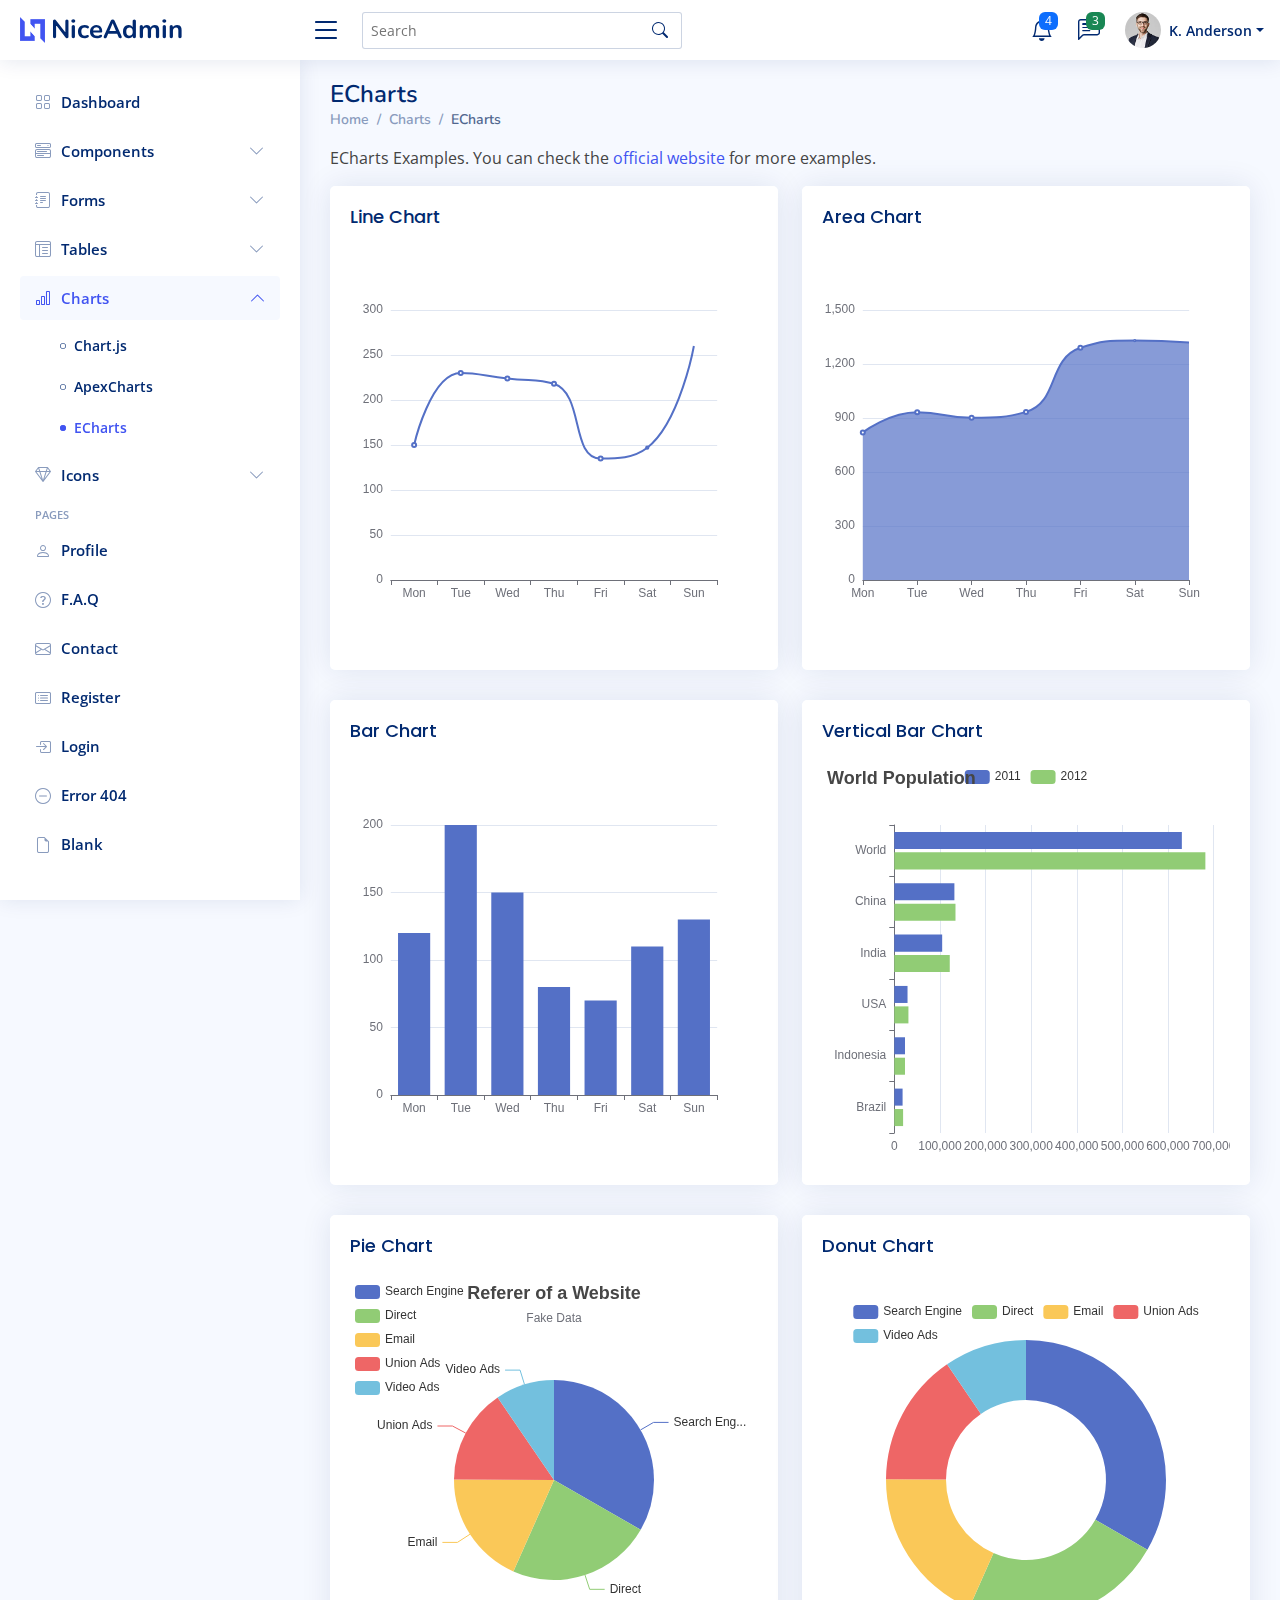
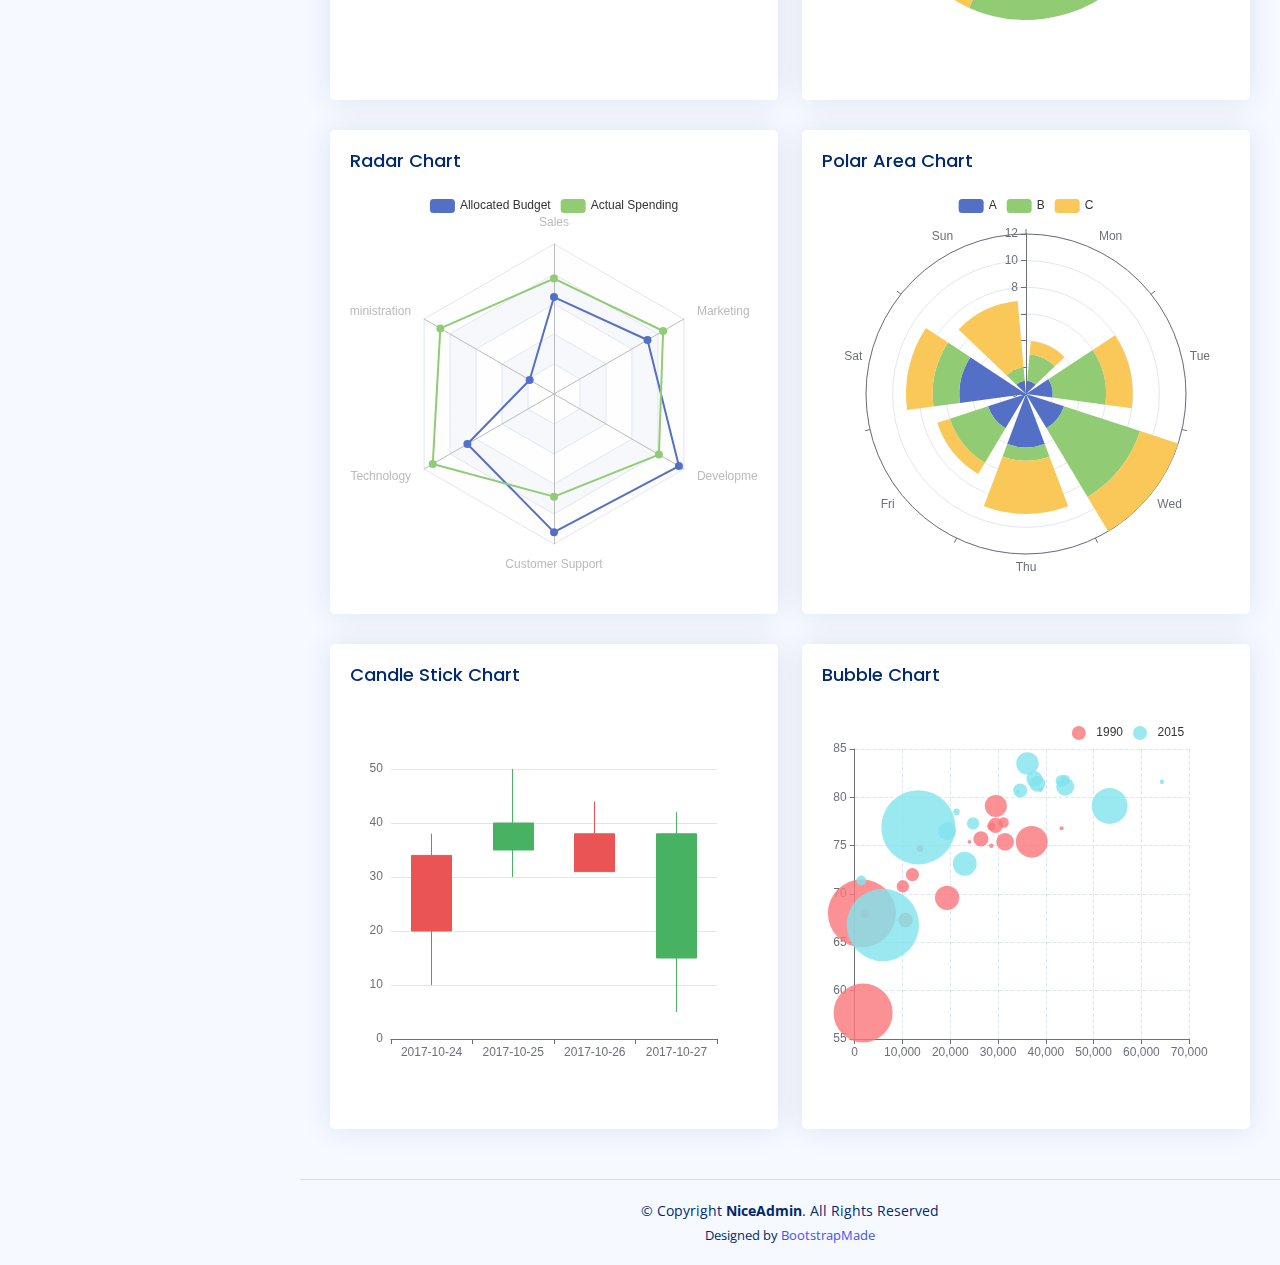
<file: NiceAdminWebAdmin-main/charts-echarts.html>
<!DOCTYPE html>
<html lang="en">

<head>
  <meta charset="utf-8">
  <meta content="width=device-width, initial-scale=1.0" name="viewport">

  <title>Charts / ECharts - NiceAdmin Bootstrap Template</title>
  <meta content="" name="description">
  <meta content="" name="keywords">

  <!-- Favicons -->
  <link href="assets/img/favicon.png" rel="icon">
  <link href="assets/img/apple-touch-icon.png" rel="apple-touch-icon">

  <!-- Google Fonts -->
  <link href="https://fonts.gstatic.com" rel="preconnect">
  <link href="https://fonts.googleapis.com/css?family=Open+Sans:300,300i,400,400i,600,600i,700,700i|Nunito:300,300i,400,400i,600,600i,700,700i|Poppins:300,300i,400,400i,500,500i,600,600i,700,700i" rel="stylesheet">

  <!-- Vendor CSS Files -->
  <link href="assets/vendor/bootstrap/css/bootstrap.min.css" rel="stylesheet">
  <link href="assets/vendor/bootstrap-icons/bootstrap-icons.css" rel="stylesheet">
  <link href="assets/vendor/boxicons/css/boxicons.min.css" rel="stylesheet">
  <link href="assets/vendor/quill/quill.snow.css" rel="stylesheet">
  <link href="assets/vendor/quill/quill.bubble.css" rel="stylesheet">
  <link href="assets/vendor/remixicon/remixicon.css" rel="stylesheet">
  <link href="assets/vendor/simple-datatables/style.css" rel="stylesheet">

  <!-- Template Main CSS File -->
  <link href="assets/css/style.css" rel="stylesheet">

  <!-- =======================================================
  * Template Name: NiceAdmin
  * Updated: Sep 18 2023 with Bootstrap v5.3.2
  * Template URL: https://bootstrapmade.com/nice-admin-bootstrap-admin-html-template/
  * Author: BootstrapMade.com
  * License: https://bootstrapmade.com/license/
  ======================================================== -->
</head>

<body>

  <!-- ======= Header ======= -->
  <header id="header" class="header fixed-top d-flex align-items-center">

    <div class="d-flex align-items-center justify-content-between">
      <a href="index.html" class="logo d-flex align-items-center">
        <img src="assets/img/logo.png" alt="">
        <span class="d-none d-lg-block">NiceAdmin</span>
      </a>
      <i class="bi bi-list toggle-sidebar-btn"></i>
    </div><!-- End Logo -->

    <div class="search-bar">
      <form class="search-form d-flex align-items-center" method="POST" action="#">
        <input type="text" name="query" placeholder="Search" title="Enter search keyword">
        <button type="submit" title="Search"><i class="bi bi-search"></i></button>
      </form>
    </div><!-- End Search Bar -->

    <nav class="header-nav ms-auto">
      <ul class="d-flex align-items-center">

        <li class="nav-item d-block d-lg-none">
          <a class="nav-link nav-icon search-bar-toggle " href="#">
            <i class="bi bi-search"></i>
          </a>
        </li><!-- End Search Icon-->

        <li class="nav-item dropdown">

          <a class="nav-link nav-icon" href="#" data-bs-toggle="dropdown">
            <i class="bi bi-bell"></i>
            <span class="badge bg-primary badge-number">4</span>
          </a><!-- End Notification Icon -->

          <ul class="dropdown-menu dropdown-menu-end dropdown-menu-arrow notifications">
            <li class="dropdown-header">
              You have 4 new notifications
              <a href="#"><span class="badge rounded-pill bg-primary p-2 ms-2">View all</span></a>
            </li>
            <li>
              <hr class="dropdown-divider">
            </li>

            <li class="notification-item">
              <i class="bi bi-exclamation-circle text-warning"></i>
              <div>
                <h4>Lorem Ipsum</h4>
                <p>Quae dolorem earum veritatis oditseno</p>
                <p>30 min. ago</p>
              </div>
            </li>

            <li>
              <hr class="dropdown-divider">
            </li>

            <li class="notification-item">
              <i class="bi bi-x-circle text-danger"></i>
              <div>
                <h4>Atque rerum nesciunt</h4>
                <p>Quae dolorem earum veritatis oditseno</p>
                <p>1 hr. ago</p>
              </div>
            </li>

            <li>
              <hr class="dropdown-divider">
            </li>

            <li class="notification-item">
              <i class="bi bi-check-circle text-success"></i>
              <div>
                <h4>Sit rerum fuga</h4>
                <p>Quae dolorem earum veritatis oditseno</p>
                <p>2 hrs. ago</p>
              </div>
            </li>

            <li>
              <hr class="dropdown-divider">
            </li>

            <li class="notification-item">
              <i class="bi bi-info-circle text-primary"></i>
              <div>
                <h4>Dicta reprehenderit</h4>
                <p>Quae dolorem earum veritatis oditseno</p>
                <p>4 hrs. ago</p>
              </div>
            </li>

            <li>
              <hr class="dropdown-divider">
            </li>
            <li class="dropdown-footer">
              <a href="#">Show all notifications</a>
            </li>

          </ul><!-- End Notification Dropdown Items -->

        </li><!-- End Notification Nav -->

        <li class="nav-item dropdown">

          <a class="nav-link nav-icon" href="#" data-bs-toggle="dropdown">
            <i class="bi bi-chat-left-text"></i>
            <span class="badge bg-success badge-number">3</span>
          </a><!-- End Messages Icon -->

          <ul class="dropdown-menu dropdown-menu-end dropdown-menu-arrow messages">
            <li class="dropdown-header">
              You have 3 new messages
              <a href="#"><span class="badge rounded-pill bg-primary p-2 ms-2">View all</span></a>
            </li>
            <li>
              <hr class="dropdown-divider">
            </li>

            <li class="message-item">
              <a href="#">
                <img src="assets/img/messages-1.jpg" alt="" class="rounded-circle">
                <div>
                  <h4>Maria Hudson</h4>
                  <p>Velit asperiores et ducimus soluta repudiandae labore officia est ut...</p>
                  <p>4 hrs. ago</p>
                </div>
              </a>
            </li>
            <li>
              <hr class="dropdown-divider">
            </li>

            <li class="message-item">
              <a href="#">
                <img src="assets/img/messages-2.jpg" alt="" class="rounded-circle">
                <div>
                  <h4>Anna Nelson</h4>
                  <p>Velit asperiores et ducimus soluta repudiandae labore officia est ut...</p>
                  <p>6 hrs. ago</p>
                </div>
              </a>
            </li>
            <li>
              <hr class="dropdown-divider">
            </li>

            <li class="message-item">
              <a href="#">
                <img src="assets/img/messages-3.jpg" alt="" class="rounded-circle">
                <div>
                  <h4>David Muldon</h4>
                  <p>Velit asperiores et ducimus soluta repudiandae labore officia est ut...</p>
                  <p>8 hrs. ago</p>
                </div>
              </a>
            </li>
            <li>
              <hr class="dropdown-divider">
            </li>

            <li class="dropdown-footer">
              <a href="#">Show all messages</a>
            </li>

          </ul><!-- End Messages Dropdown Items -->

        </li><!-- End Messages Nav -->

        <li class="nav-item dropdown pe-3">

          <a class="nav-link nav-profile d-flex align-items-center pe-0" href="#" data-bs-toggle="dropdown">
            <img src="assets/img/profile-img.jpg" alt="Profile" class="rounded-circle">
            <span class="d-none d-md-block dropdown-toggle ps-2">K. Anderson</span>
          </a><!-- End Profile Iamge Icon -->

          <ul class="dropdown-menu dropdown-menu-end dropdown-menu-arrow profile">
            <li class="dropdown-header">
              <h6>Kevin Anderson</h6>
              <span>Web Designer</span>
            </li>
            <li>
              <hr class="dropdown-divider">
            </li>

            <li>
              <a class="dropdown-item d-flex align-items-center" href="users-profile.html">
                <i class="bi bi-person"></i>
                <span>My Profile</span>
              </a>
            </li>
            <li>
              <hr class="dropdown-divider">
            </li>

            <li>
              <a class="dropdown-item d-flex align-items-center" href="users-profile.html">
                <i class="bi bi-gear"></i>
                <span>Account Settings</span>
              </a>
            </li>
            <li>
              <hr class="dropdown-divider">
            </li>

            <li>
              <a class="dropdown-item d-flex align-items-center" href="pages-faq.html">
                <i class="bi bi-question-circle"></i>
                <span>Need Help?</span>
              </a>
            </li>
            <li>
              <hr class="dropdown-divider">
            </li>

            <li>
              <a class="dropdown-item d-flex align-items-center" href="#">
                <i class="bi bi-box-arrow-right"></i>
                <span>Sign Out</span>
              </a>
            </li>

          </ul><!-- End Profile Dropdown Items -->
        </li><!-- End Profile Nav -->

      </ul>
    </nav><!-- End Icons Navigation -->

  </header><!-- End Header -->

  <!-- ======= Sidebar ======= -->
  <aside id="sidebar" class="sidebar">

    <ul class="sidebar-nav" id="sidebar-nav">

      <li class="nav-item">
        <a class="nav-link collapsed" href="index.html">
          <i class="bi bi-grid"></i>
          <span>Dashboard</span>
        </a>
      </li><!-- End Dashboard Nav -->

      <li class="nav-item">
        <a class="nav-link collapsed" data-bs-target="#components-nav" data-bs-toggle="collapse" href="#">
          <i class="bi bi-menu-button-wide"></i><span>Components</span><i class="bi bi-chevron-down ms-auto"></i>
        </a>
        <ul id="components-nav" class="nav-content collapse " data-bs-parent="#sidebar-nav">
          <li>
            <a href="components-alerts.html">
              <i class="bi bi-circle"></i><span>Alerts</span>
            </a>
          </li>
          <li>
            <a href="components-accordion.html">
              <i class="bi bi-circle"></i><span>Accordion</span>
            </a>
          </li>
          <li>
            <a href="components-badges.html">
              <i class="bi bi-circle"></i><span>Badges</span>
            </a>
          </li>
          <li>
            <a href="components-breadcrumbs.html">
              <i class="bi bi-circle"></i><span>Breadcrumbs</span>
            </a>
          </li>
          <li>
            <a href="components-buttons.html">
              <i class="bi bi-circle"></i><span>Buttons</span>
            </a>
          </li>
          <li>
            <a href="components-cards.html">
              <i class="bi bi-circle"></i><span>Cards</span>
            </a>
          </li>
          <li>
            <a href="components-carousel.html">
              <i class="bi bi-circle"></i><span>Carousel</span>
            </a>
          </li>
          <li>
            <a href="components-list-group.html">
              <i class="bi bi-circle"></i><span>List group</span>
            </a>
          </li>
          <li>
            <a href="components-modal.html">
              <i class="bi bi-circle"></i><span>Modal</span>
            </a>
          </li>
          <li>
            <a href="components-tabs.html">
              <i class="bi bi-circle"></i><span>Tabs</span>
            </a>
          </li>
          <li>
            <a href="components-pagination.html">
              <i class="bi bi-circle"></i><span>Pagination</span>
            </a>
          </li>
          <li>
            <a href="components-progress.html">
              <i class="bi bi-circle"></i><span>Progress</span>
            </a>
          </li>
          <li>
            <a href="components-spinners.html">
              <i class="bi bi-circle"></i><span>Spinners</span>
            </a>
          </li>
          <li>
            <a href="components-tooltips.html">
              <i class="bi bi-circle"></i><span>Tooltips</span>
            </a>
          </li>
        </ul>
      </li><!-- End Components Nav -->

      <li class="nav-item">
        <a class="nav-link collapsed" data-bs-target="#forms-nav" data-bs-toggle="collapse" href="#">
          <i class="bi bi-journal-text"></i><span>Forms</span><i class="bi bi-chevron-down ms-auto"></i>
        </a>
        <ul id="forms-nav" class="nav-content collapse " data-bs-parent="#sidebar-nav">
          <li>
            <a href="forms-elements.html">
              <i class="bi bi-circle"></i><span>Form Elements</span>
            </a>
          </li>
          <li>
            <a href="forms-layouts.html">
              <i class="bi bi-circle"></i><span>Form Layouts</span>
            </a>
          </li>
          <li>
            <a href="forms-editors.html">
              <i class="bi bi-circle"></i><span>Form Editors</span>
            </a>
          </li>
          <li>
            <a href="forms-validation.html">
              <i class="bi bi-circle"></i><span>Form Validation</span>
            </a>
          </li>
        </ul>
      </li><!-- End Forms Nav -->

      <li class="nav-item">
        <a class="nav-link collapsed" data-bs-target="#tables-nav" data-bs-toggle="collapse" href="#">
          <i class="bi bi-layout-text-window-reverse"></i><span>Tables</span><i class="bi bi-chevron-down ms-auto"></i>
        </a>
        <ul id="tables-nav" class="nav-content collapse " data-bs-parent="#sidebar-nav">
          <li>
            <a href="tables-general.html">
              <i class="bi bi-circle"></i><span>General Tables</span>
            </a>
          </li>
          <li>
            <a href="tables-data.html">
              <i class="bi bi-circle"></i><span>Data Tables</span>
            </a>
          </li>
        </ul>
      </li><!-- End Tables Nav -->

      <li class="nav-item">
        <a class="nav-link " data-bs-target="#charts-nav" data-bs-toggle="collapse" href="#">
          <i class="bi bi-bar-chart"></i><span>Charts</span><i class="bi bi-chevron-down ms-auto"></i>
        </a>
        <ul id="charts-nav" class="nav-content collapse show" data-bs-parent="#sidebar-nav">
          <li>
            <a href="charts-chartjs.html">
              <i class="bi bi-circle"></i><span>Chart.js</span>
            </a>
          </li>
          <li>
            <a href="charts-apexcharts.html">
              <i class="bi bi-circle"></i><span>ApexCharts</span>
            </a>
          </li>
          <li>
            <a href="charts-echarts.html" class="active">
              <i class="bi bi-circle"></i><span>ECharts</span>
            </a>
          </li>
        </ul>
      </li><!-- End Charts Nav -->

      <li class="nav-item">
        <a class="nav-link collapsed" data-bs-target="#icons-nav" data-bs-toggle="collapse" href="#">
          <i class="bi bi-gem"></i><span>Icons</span><i class="bi bi-chevron-down ms-auto"></i>
        </a>
        <ul id="icons-nav" class="nav-content collapse " data-bs-parent="#sidebar-nav">
          <li>
            <a href="icons-bootstrap.html">
              <i class="bi bi-circle"></i><span>Bootstrap Icons</span>
            </a>
          </li>
          <li>
            <a href="icons-remix.html">
              <i class="bi bi-circle"></i><span>Remix Icons</span>
            </a>
          </li>
          <li>
            <a href="icons-boxicons.html">
              <i class="bi bi-circle"></i><span>Boxicons</span>
            </a>
          </li>
        </ul>
      </li><!-- End Icons Nav -->

      <li class="nav-heading">Pages</li>

      <li class="nav-item">
        <a class="nav-link collapsed" href="users-profile.html">
          <i class="bi bi-person"></i>
          <span>Profile</span>
        </a>
      </li><!-- End Profile Page Nav -->

      <li class="nav-item">
        <a class="nav-link collapsed" href="pages-faq.html">
          <i class="bi bi-question-circle"></i>
          <span>F.A.Q</span>
        </a>
      </li><!-- End F.A.Q Page Nav -->

      <li class="nav-item">
        <a class="nav-link collapsed" href="pages-contact.html">
          <i class="bi bi-envelope"></i>
          <span>Contact</span>
        </a>
      </li><!-- End Contact Page Nav -->

      <li class="nav-item">
        <a class="nav-link collapsed" href="pages-register.html">
          <i class="bi bi-card-list"></i>
          <span>Register</span>
        </a>
      </li><!-- End Register Page Nav -->

      <li class="nav-item">
        <a class="nav-link collapsed" href="pages-login.html">
          <i class="bi bi-box-arrow-in-right"></i>
          <span>Login</span>
        </a>
      </li><!-- End Login Page Nav -->

      <li class="nav-item">
        <a class="nav-link collapsed" href="pages-error-404.html">
          <i class="bi bi-dash-circle"></i>
          <span>Error 404</span>
        </a>
      </li><!-- End Error 404 Page Nav -->

      <li class="nav-item">
        <a class="nav-link collapsed" href="pages-blank.html">
          <i class="bi bi-file-earmark"></i>
          <span>Blank</span>
        </a>
      </li><!-- End Blank Page Nav -->

    </ul>

  </aside><!-- End Sidebar-->

  <main id="main" class="main">

    <div class="pagetitle">
      <h1>ECharts</h1>
      <nav>
        <ol class="breadcrumb">
          <li class="breadcrumb-item"><a href="index.html">Home</a></li>
          <li class="breadcrumb-item">Charts</li>
          <li class="breadcrumb-item active">ECharts</li>
        </ol>
      </nav>
    </div><!-- End Page Title -->

    <p>ECharts Examples. You can check the <a href="https://echarts.apache.org/examples/en/index.html" target="_blank">official website</a> for more examples.</p>

    <section class="section">
      <div class="row">

        <div class="col-lg-6">
          <div class="card">
            <div class="card-body">
              <h5 class="card-title">Line Chart</h5>

              <!-- Line Chart -->
              <div id="lineChart" style="min-height: 400px;" class="echart"></div>

              <script>
                document.addEventListener("DOMContentLoaded", () => {
                  echarts.init(document.querySelector("#lineChart")).setOption({
                    xAxis: {
                      type: 'category',
                      data: ['Mon', 'Tue', 'Wed', 'Thu', 'Fri', 'Sat', 'Sun']
                    },
                    yAxis: {
                      type: 'value'
                    },
                    series: [{
                      data: [150, 230, 224, 218, 135, 147, 260],
                      type: 'line',
                      smooth: true
                    }]
                  });
                });
              </script>
              <!-- End Line Chart -->

            </div>
          </div>
        </div>

        <div class="col-lg-6">
          <div class="card">
            <div class="card-body">
              <h5 class="card-title">Area Chart</h5>

              <!-- Area Chart -->
              <div id="areaChart" style="min-height: 400px;" class="echart"></div>

              <script>
                document.addEventListener("DOMContentLoaded", () => {
                  echarts.init(document.querySelector("#areaChart")).setOption({
                    xAxis: {
                      type: 'category',
                      boundaryGap: false,
                      data: ['Mon', 'Tue', 'Wed', 'Thu', 'Fri', 'Sat', 'Sun']
                    },
                    yAxis: {
                      type: 'value'
                    },
                    series: [{
                      data: [820, 932, 901, 934, 1290, 1330, 1320],
                      type: 'line',
                      smooth: true,
                      areaStyle: {}
                    }]
                  });
                });
              </script>
              <!-- End Area Chart -->

            </div>
          </div>
        </div>

        <div class="col-lg-6">
          <div class="card">
            <div class="card-body">
              <h5 class="card-title">Bar Chart</h5>

              <!-- Bar Chart -->
              <div id="barChart" style="min-height: 400px;" class="echart"></div>

              <script>
                document.addEventListener("DOMContentLoaded", () => {
                  echarts.init(document.querySelector("#barChart")).setOption({
                    xAxis: {
                      type: 'category',
                      data: ['Mon', 'Tue', 'Wed', 'Thu', 'Fri', 'Sat', 'Sun']
                    },
                    yAxis: {
                      type: 'value'
                    },
                    series: [{
                      data: [120, 200, 150, 80, 70, 110, 130],
                      type: 'bar'
                    }]
                  });
                });
              </script>
              <!-- End Bar Chart -->

            </div>
          </div>
        </div>

        <div class="col-lg-6">
          <div class="card">
            <div class="card-body">
              <h5 class="card-title">Vertical Bar Chart</h5>

              <!-- Vertical Bar Chart -->
              <div id="verticalBarChart" style="min-height: 400px;" class="echart"></div>

              <script>
                document.addEventListener("DOMContentLoaded", () => {
                  echarts.init(document.querySelector("#verticalBarChart")).setOption({
                    title: {
                      text: 'World Population'
                    },
                    tooltip: {
                      trigger: 'axis',
                      axisPointer: {
                        type: 'shadow'
                      }
                    },
                    legend: {},
                    grid: {
                      left: '3%',
                      right: '4%',
                      bottom: '3%',
                      containLabel: true
                    },
                    xAxis: {
                      type: 'value',
                      boundaryGap: [0, 0.01]
                    },
                    yAxis: {
                      type: 'category',
                      data: ['Brazil', 'Indonesia', 'USA', 'India', 'China', 'World']
                    },
                    series: [{
                        name: '2011',
                        type: 'bar',
                        data: [18203, 23489, 29034, 104970, 131744, 630230]
                      },
                      {
                        name: '2012',
                        type: 'bar',
                        data: [19325, 23438, 31000, 121594, 134141, 681807]
                      }
                    ]
                  });
                });
              </script>
              <!-- End Vertical Bar Chart -->

            </div>
          </div>
        </div>

        <div class="col-lg-6">
          <div class="card">
            <div class="card-body">
              <h5 class="card-title">Pie Chart</h5>

              <!-- Pie Chart -->
              <div id="pieChart" style="min-height: 400px;" class="echart"></div>

              <script>
                document.addEventListener("DOMContentLoaded", () => {
                  echarts.init(document.querySelector("#pieChart")).setOption({
                    title: {
                      text: 'Referer of a Website',
                      subtext: 'Fake Data',
                      left: 'center'
                    },
                    tooltip: {
                      trigger: 'item'
                    },
                    legend: {
                      orient: 'vertical',
                      left: 'left'
                    },
                    series: [{
                      name: 'Access From',
                      type: 'pie',
                      radius: '50%',
                      data: [{
                          value: 1048,
                          name: 'Search Engine'
                        },
                        {
                          value: 735,
                          name: 'Direct'
                        },
                        {
                          value: 580,
                          name: 'Email'
                        },
                        {
                          value: 484,
                          name: 'Union Ads'
                        },
                        {
                          value: 300,
                          name: 'Video Ads'
                        }
                      ],
                      emphasis: {
                        itemStyle: {
                          shadowBlur: 10,
                          shadowOffsetX: 0,
                          shadowColor: 'rgba(0, 0, 0, 0.5)'
                        }
                      }
                    }]
                  });
                });
              </script>
              <!-- End Pie Chart -->

            </div>
          </div>
        </div>

        <div class="col-lg-6">
          <div class="card">
            <div class="card-body">
              <h5 class="card-title">Donut Chart</h5>

              <!-- Donut Chart -->
              <div id="donutChart" style="min-height: 400px;" class="echart"></div>

              <script>
                document.addEventListener("DOMContentLoaded", () => {
                  echarts.init(document.querySelector("#donutChart")).setOption({
                    tooltip: {
                      trigger: 'item'
                    },
                    legend: {
                      top: '5%',
                      left: 'center'
                    },
                    series: [{
                      name: 'Access From',
                      type: 'pie',
                      radius: ['40%', '70%'],
                      avoidLabelOverlap: false,
                      label: {
                        show: false,
                        position: 'center'
                      },
                      emphasis: {
                        label: {
                          show: true,
                          fontSize: '18',
                          fontWeight: 'bold'
                        }
                      },
                      labelLine: {
                        show: false
                      },
                      data: [{
                          value: 1048,
                          name: 'Search Engine'
                        },
                        {
                          value: 735,
                          name: 'Direct'
                        },
                        {
                          value: 580,
                          name: 'Email'
                        },
                        {
                          value: 484,
                          name: 'Union Ads'
                        },
                        {
                          value: 300,
                          name: 'Video Ads'
                        }
                      ]
                    }]
                  });
                });
              </script>
              <!-- End Donut Chart -->

            </div>
          </div>
        </div>

        <div class="col-lg-6">
          <div class="card">
            <div class="card-body">
              <h5 class="card-title">Radar Chart</h5>

              <!-- Radar Chart -->
              <div id="radarChart" style="min-height: 400px;" class="echart"></div>

              <script>
                document.addEventListener("DOMContentLoaded", () => {
                  echarts.init(document.querySelector("#radarChart")).setOption({
                    legend: {
                      data: ['Allocated Budget', 'Actual Spending']
                    },
                    radar: {
                      // shape: 'circle',
                      indicator: [{
                          name: 'Sales',
                          max: 6500
                        },
                        {
                          name: 'Administration',
                          max: 16000
                        },
                        {
                          name: 'Information Technology',
                          max: 30000
                        },
                        {
                          name: 'Customer Support',
                          max: 38000
                        },
                        {
                          name: 'Development',
                          max: 52000
                        },
                        {
                          name: 'Marketing',
                          max: 25000
                        }
                      ]
                    },
                    series: [{
                      name: 'Budget vs spending',
                      type: 'radar',
                      data: [{
                          value: [4200, 3000, 20000, 35000, 50000, 18000],
                          name: 'Allocated Budget'
                        },
                        {
                          value: [5000, 14000, 28000, 26000, 42000, 21000],
                          name: 'Actual Spending'
                        }
                      ]
                    }]
                  });
                });
              </script>
              <!-- End Radar Chart -->

            </div>
          </div>
        </div>

        <div class="col-lg-6">
          <div class="card">
            <div class="card-body">
              <h5 class="card-title">Polar Area Chart</h5>

              <!-- Polar Area Chart -->
              <div id="polarAreaChart" style="min-height: 400px;" class="echart"></div>

              <script>
                document.addEventListener("DOMContentLoaded", () => {
                  echarts.init(document.querySelector("#polarAreaChart")).setOption({
                    angleAxis: {
                      type: 'category',
                      data: ['Mon', 'Tue', 'Wed', 'Thu', 'Fri', 'Sat', 'Sun']
                    },
                    radiusAxis: {},
                    polar: {},
                    series: [{
                        type: 'bar',
                        data: [1, 2, 3, 4, 3, 5, 1],
                        coordinateSystem: 'polar',
                        name: 'A',
                        stack: 'a',
                        emphasis: {
                          focus: 'series'
                        }
                      },
                      {
                        type: 'bar',
                        data: [2, 4, 6, 1, 3, 2, 1],
                        coordinateSystem: 'polar',
                        name: 'B',
                        stack: 'a',
                        emphasis: {
                          focus: 'series'
                        }
                      },
                      {
                        type: 'bar',
                        data: [1, 2, 3, 4, 1, 2, 5],
                        coordinateSystem: 'polar',
                        name: 'C',
                        stack: 'a',
                        emphasis: {
                          focus: 'series'
                        }
                      }
                    ],
                    legend: {
                      show: true,
                      data: ['A', 'B', 'C']
                    }
                  });
                });
              </script>
              <!-- End Polar Area Chart -->

            </div>
          </div>
        </div>

        <div class="col-lg-6">
          <div class="card">
            <div class="card-body">
              <h5 class="card-title">Candle Stick Chart</h5>

              <!-- Candle Stick Chart -->
              <div id="candleStickChart" style="min-height: 400px;" class="echart"></div>

              <script>
                document.addEventListener("DOMContentLoaded", () => {
                  echarts.init(document.querySelector("#candleStickChart")).setOption({
                    xAxis: {
                      data: ['2017-10-24', '2017-10-25', '2017-10-26', '2017-10-27']
                    },
                    yAxis: {},
                    series: [{
                      type: 'candlestick',
                      data: [
                        [20, 34, 10, 38],
                        [40, 35, 30, 50],
                        [31, 38, 33, 44],
                        [38, 15, 5, 42]
                      ]
                    }]
                  });
                });
              </script>
              <!-- End Candle Stick Chart -->

            </div>
          </div>
        </div>

        <div class="col-lg-6">
          <div class="card">
            <div class="card-body">
              <h5 class="card-title">Bubble Chart</h5>

              <!-- Bubble Chart -->
              <div id="bubbleChart" style="min-height: 400px;" class="echart"></div>

              <script>
                document.addEventListener("DOMContentLoaded", () => {
                  const data = [
                    [
                      [28604, 77, 17096869, 'Australia', 1990],
                      [31163, 77.4, 27662440, 'Canada', 1990],
                      [1516, 68, 1154605773, 'China', 1990],
                      [13670, 74.7, 10582082, 'Cuba', 1990],
                      [28599, 75, 4986705, 'Finland', 1990],
                      [29476, 77.1, 56943299, 'France', 1990],
                      [31476, 75.4, 78958237, 'Germany', 1990],
                      [28666, 78.1, 254830, 'Iceland', 1990],
                      [1777, 57.7, 870601776, 'India', 1990],
                      [29550, 79.1, 122249285, 'Japan', 1990],
                      [2076, 67.9, 20194354, 'North Korea', 1990],
                      [12087, 72, 42972254, 'South Korea', 1990],
                      [24021, 75.4, 3397534, 'New Zealand', 1990],
                      [43296, 76.8, 4240375, 'Norway', 1990],
                      [10088, 70.8, 38195258, 'Poland', 1990],
                      [19349, 69.6, 147568552, 'Russia', 1990],
                      [10670, 67.3, 53994605, 'Turkey', 1990],
                      [26424, 75.7, 57110117, 'United Kingdom', 1990],
                      [37062, 75.4, 252847810, 'United States', 1990]
                    ],
                    [
                      [44056, 81.8, 23968973, 'Australia', 2015],
                      [43294, 81.7, 35939927, 'Canada', 2015],
                      [13334, 76.9, 1376048943, 'China', 2015],
                      [21291, 78.5, 11389562, 'Cuba', 2015],
                      [38923, 80.8, 5503457, 'Finland', 2015],
                      [37599, 81.9, 64395345, 'France', 2015],
                      [44053, 81.1, 80688545, 'Germany', 2015],
                      [42182, 82.8, 329425, 'Iceland', 2015],
                      [5903, 66.8, 1311050527, 'India', 2015],
                      [36162, 83.5, 126573481, 'Japan', 2015],
                      [1390, 71.4, 25155317, 'North Korea', 2015],
                      [34644, 80.7, 50293439, 'South Korea', 2015],
                      [34186, 80.6, 4528526, 'New Zealand', 2015],
                      [64304, 81.6, 5210967, 'Norway', 2015],
                      [24787, 77.3, 38611794, 'Poland', 2015],
                      [23038, 73.13, 143456918, 'Russia', 2015],
                      [19360, 76.5, 78665830, 'Turkey', 2015],
                      [38225, 81.4, 64715810, 'United Kingdom', 2015],
                      [53354, 79.1, 321773631, 'United States', 2015]
                    ]
                  ];
                  echarts.init(document.querySelector("#bubbleChart")).setOption({
                    legend: {
                      right: '10%',
                      top: '3%',
                      data: ['1990', '2015']
                    },
                    grid: {
                      left: '8%',
                      top: '10%'
                    },
                    xAxis: {
                      splitLine: {
                        lineStyle: {
                          type: 'dashed'
                        }
                      }
                    },
                    yAxis: {
                      splitLine: {
                        lineStyle: {
                          type: 'dashed'
                        }
                      },
                      scale: true
                    },
                    series: [{
                        name: '1990',
                        data: data[0],
                        type: 'scatter',
                        symbolSize: function(data) {
                          return Math.sqrt(data[2]) / 5e2;
                        },
                        emphasis: {
                          focus: 'series',
                          label: {
                            show: true,
                            formatter: function(param) {
                              return param.data[3];
                            },
                            position: 'top'
                          }
                        },
                        itemStyle: {
                          color: 'rgb(251, 118, 123)'
                        }
                      },
                      {
                        name: '2015',
                        data: data[1],
                        type: 'scatter',
                        symbolSize: function(data) {
                          return Math.sqrt(data[2]) / 5e2;
                        },
                        emphasis: {
                          focus: 'series',
                          label: {
                            show: true,
                            formatter: function(param) {
                              return param.data[3];
                            },
                            position: 'top'
                          }
                        },
                        itemStyle: {
                          color: 'rgb(129, 227, 238)'
                        }
                      }
                    ]
                  });
                });
              </script>
              <!-- End Bubble Chart -->

            </div>
          </div>
        </div>

      </div>
    </section>

  </main><!-- End #main -->

  <!-- ======= Footer ======= -->
  <footer id="footer" class="footer">
    <div class="copyright">
      &copy; Copyright <strong><span>NiceAdmin</span></strong>. All Rights Reserved
    </div>
    <div class="credits">
      <!-- All the links in the footer should remain intact. -->
      <!-- You can delete the links only if you purchased the pro version. -->
      <!-- Licensing information: https://bootstrapmade.com/license/ -->
      <!-- Purchase the pro version with working PHP/AJAX contact form: https://bootstrapmade.com/nice-admin-bootstrap-admin-html-template/ -->
      Designed by <a href="https://bootstrapmade.com/">BootstrapMade</a>
    </div>
  </footer><!-- End Footer -->

  <a href="#" class="back-to-top d-flex align-items-center justify-content-center"><i class="bi bi-arrow-up-short"></i></a>

  <!-- Vendor JS Files -->
  <script src="assets/vendor/apexcharts/apexcharts.min.js"></script>
  <script src="assets/vendor/bootstrap/js/bootstrap.bundle.min.js"></script>
  <script src="assets/vendor/chart.js/chart.umd.js"></script>
  <script src="assets/vendor/echarts/echarts.min.js"></script>
  <script src="assets/vendor/quill/quill.min.js"></script>
  <script src="assets/vendor/simple-datatables/simple-datatables.js"></script>
  <script src="assets/vendor/tinymce/tinymce.min.js"></script>
  <script src="assets/vendor/php-email-form/validate.js"></script>

  <!-- Template Main JS File -->
  <script src="assets/js/main.js"></script>

</body>

</html>
</file>
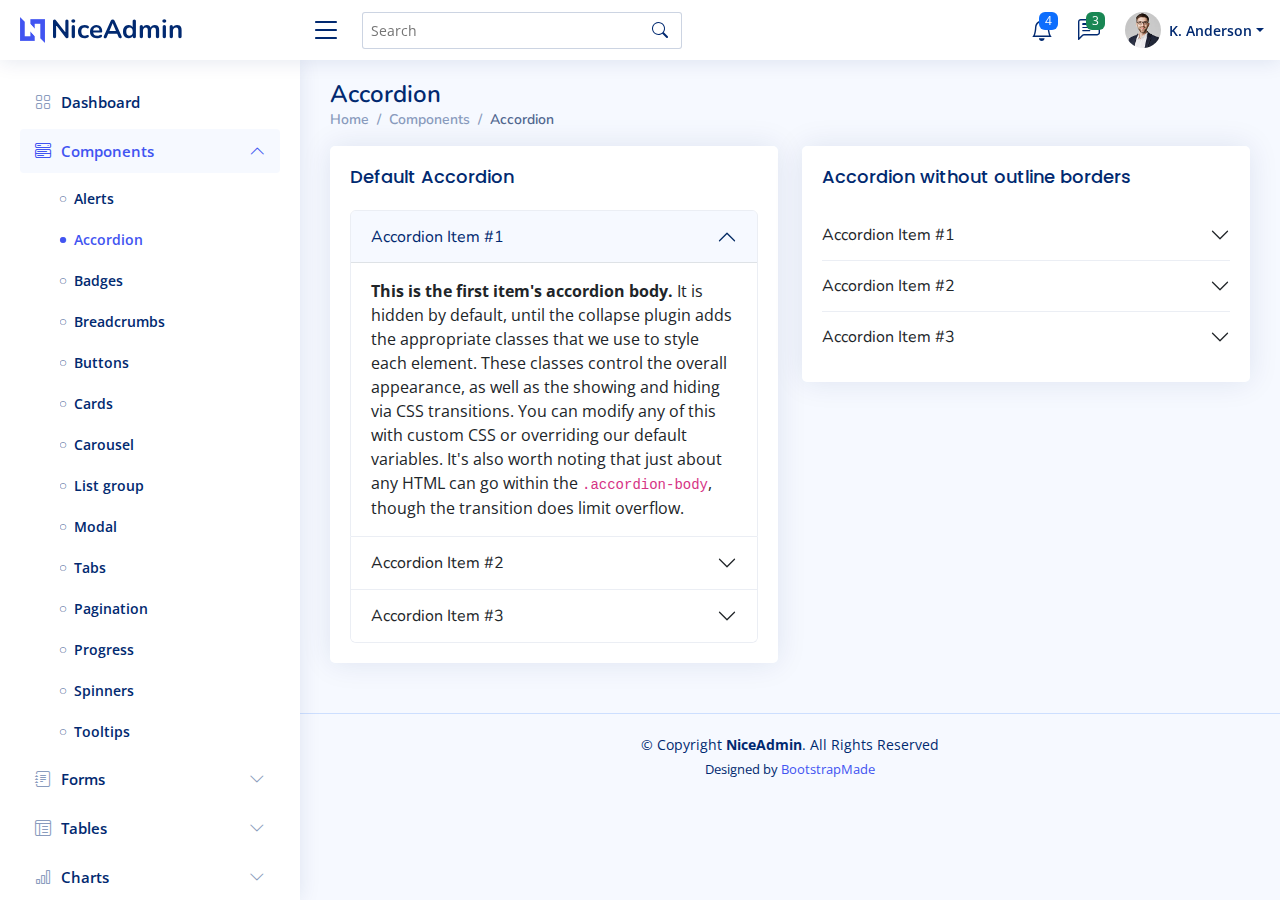
<file: NiceAdminWebAdmin-main/components-accordion.html>
<!DOCTYPE html>
<html lang="en">

<head>
  <meta charset="utf-8">
  <meta content="width=device-width, initial-scale=1.0" name="viewport">

  <title>Components / Accordion - NiceAdmin Bootstrap Template</title>
  <meta content="" name="description">
  <meta content="" name="keywords">

  <!-- Favicons -->
  <link href="assets/img/favicon.png" rel="icon">
  <link href="assets/img/apple-touch-icon.png" rel="apple-touch-icon">

  <!-- Google Fonts -->
  <link href="https://fonts.gstatic.com" rel="preconnect">
  <link href="https://fonts.googleapis.com/css?family=Open+Sans:300,300i,400,400i,600,600i,700,700i|Nunito:300,300i,400,400i,600,600i,700,700i|Poppins:300,300i,400,400i,500,500i,600,600i,700,700i" rel="stylesheet">

  <!-- Vendor CSS Files -->
  <link href="assets/vendor/bootstrap/css/bootstrap.min.css" rel="stylesheet">
  <link href="assets/vendor/bootstrap-icons/bootstrap-icons.css" rel="stylesheet">
  <link href="assets/vendor/boxicons/css/boxicons.min.css" rel="stylesheet">
  <link href="assets/vendor/quill/quill.snow.css" rel="stylesheet">
  <link href="assets/vendor/quill/quill.bubble.css" rel="stylesheet">
  <link href="assets/vendor/remixicon/remixicon.css" rel="stylesheet">
  <link href="assets/vendor/simple-datatables/style.css" rel="stylesheet">

  <!-- Template Main CSS File -->
  <link href="assets/css/style.css" rel="stylesheet">

  <!-- =======================================================
  * Template Name: NiceAdmin
  * Updated: Sep 18 2023 with Bootstrap v5.3.2
  * Template URL: https://bootstrapmade.com/nice-admin-bootstrap-admin-html-template/
  * Author: BootstrapMade.com
  * License: https://bootstrapmade.com/license/
  ======================================================== -->
</head>

<body>

  <!-- ======= Header ======= -->
  <header id="header" class="header fixed-top d-flex align-items-center">

    <div class="d-flex align-items-center justify-content-between">
      <a href="index.html" class="logo d-flex align-items-center">
        <img src="assets/img/logo.png" alt="">
        <span class="d-none d-lg-block">NiceAdmin</span>
      </a>
      <i class="bi bi-list toggle-sidebar-btn"></i>
    </div><!-- End Logo -->

    <div class="search-bar">
      <form class="search-form d-flex align-items-center" method="POST" action="#">
        <input type="text" name="query" placeholder="Search" title="Enter search keyword">
        <button type="submit" title="Search"><i class="bi bi-search"></i></button>
      </form>
    </div><!-- End Search Bar -->

    <nav class="header-nav ms-auto">
      <ul class="d-flex align-items-center">

        <li class="nav-item d-block d-lg-none">
          <a class="nav-link nav-icon search-bar-toggle " href="#">
            <i class="bi bi-search"></i>
          </a>
        </li><!-- End Search Icon-->

        <li class="nav-item dropdown">

          <a class="nav-link nav-icon" href="#" data-bs-toggle="dropdown">
            <i class="bi bi-bell"></i>
            <span class="badge bg-primary badge-number">4</span>
          </a><!-- End Notification Icon -->

          <ul class="dropdown-menu dropdown-menu-end dropdown-menu-arrow notifications">
            <li class="dropdown-header">
              You have 4 new notifications
              <a href="#"><span class="badge rounded-pill bg-primary p-2 ms-2">View all</span></a>
            </li>
            <li>
              <hr class="dropdown-divider">
            </li>

            <li class="notification-item">
              <i class="bi bi-exclamation-circle text-warning"></i>
              <div>
                <h4>Lorem Ipsum</h4>
                <p>Quae dolorem earum veritatis oditseno</p>
                <p>30 min. ago</p>
              </div>
            </li>

            <li>
              <hr class="dropdown-divider">
            </li>

            <li class="notification-item">
              <i class="bi bi-x-circle text-danger"></i>
              <div>
                <h4>Atque rerum nesciunt</h4>
                <p>Quae dolorem earum veritatis oditseno</p>
                <p>1 hr. ago</p>
              </div>
            </li>

            <li>
              <hr class="dropdown-divider">
            </li>

            <li class="notification-item">
              <i class="bi bi-check-circle text-success"></i>
              <div>
                <h4>Sit rerum fuga</h4>
                <p>Quae dolorem earum veritatis oditseno</p>
                <p>2 hrs. ago</p>
              </div>
            </li>

            <li>
              <hr class="dropdown-divider">
            </li>

            <li class="notification-item">
              <i class="bi bi-info-circle text-primary"></i>
              <div>
                <h4>Dicta reprehenderit</h4>
                <p>Quae dolorem earum veritatis oditseno</p>
                <p>4 hrs. ago</p>
              </div>
            </li>

            <li>
              <hr class="dropdown-divider">
            </li>
            <li class="dropdown-footer">
              <a href="#">Show all notifications</a>
            </li>

          </ul><!-- End Notification Dropdown Items -->

        </li><!-- End Notification Nav -->

        <li class="nav-item dropdown">

          <a class="nav-link nav-icon" href="#" data-bs-toggle="dropdown">
            <i class="bi bi-chat-left-text"></i>
            <span class="badge bg-success badge-number">3</span>
          </a><!-- End Messages Icon -->

          <ul class="dropdown-menu dropdown-menu-end dropdown-menu-arrow messages">
            <li class="dropdown-header">
              You have 3 new messages
              <a href="#"><span class="badge rounded-pill bg-primary p-2 ms-2">View all</span></a>
            </li>
            <li>
              <hr class="dropdown-divider">
            </li>

            <li class="message-item">
              <a href="#">
                <img src="assets/img/messages-1.jpg" alt="" class="rounded-circle">
                <div>
                  <h4>Maria Hudson</h4>
                  <p>Velit asperiores et ducimus soluta repudiandae labore officia est ut...</p>
                  <p>4 hrs. ago</p>
                </div>
              </a>
            </li>
            <li>
              <hr class="dropdown-divider">
            </li>

            <li class="message-item">
              <a href="#">
                <img src="assets/img/messages-2.jpg" alt="" class="rounded-circle">
                <div>
                  <h4>Anna Nelson</h4>
                  <p>Velit asperiores et ducimus soluta repudiandae labore officia est ut...</p>
                  <p>6 hrs. ago</p>
                </div>
              </a>
            </li>
            <li>
              <hr class="dropdown-divider">
            </li>

            <li class="message-item">
              <a href="#">
                <img src="assets/img/messages-3.jpg" alt="" class="rounded-circle">
                <div>
                  <h4>David Muldon</h4>
                  <p>Velit asperiores et ducimus soluta repudiandae labore officia est ut...</p>
                  <p>8 hrs. ago</p>
                </div>
              </a>
            </li>
            <li>
              <hr class="dropdown-divider">
            </li>

            <li class="dropdown-footer">
              <a href="#">Show all messages</a>
            </li>

          </ul><!-- End Messages Dropdown Items -->

        </li><!-- End Messages Nav -->

        <li class="nav-item dropdown pe-3">

          <a class="nav-link nav-profile d-flex align-items-center pe-0" href="#" data-bs-toggle="dropdown">
            <img src="assets/img/profile-img.jpg" alt="Profile" class="rounded-circle">
            <span class="d-none d-md-block dropdown-toggle ps-2">K. Anderson</span>
          </a><!-- End Profile Iamge Icon -->

          <ul class="dropdown-menu dropdown-menu-end dropdown-menu-arrow profile">
            <li class="dropdown-header">
              <h6>Kevin Anderson</h6>
              <span>Web Designer</span>
            </li>
            <li>
              <hr class="dropdown-divider">
            </li>

            <li>
              <a class="dropdown-item d-flex align-items-center" href="users-profile.html">
                <i class="bi bi-person"></i>
                <span>My Profile</span>
              </a>
            </li>
            <li>
              <hr class="dropdown-divider">
            </li>

            <li>
              <a class="dropdown-item d-flex align-items-center" href="users-profile.html">
                <i class="bi bi-gear"></i>
                <span>Account Settings</span>
              </a>
            </li>
            <li>
              <hr class="dropdown-divider">
            </li>

            <li>
              <a class="dropdown-item d-flex align-items-center" href="pages-faq.html">
                <i class="bi bi-question-circle"></i>
                <span>Need Help?</span>
              </a>
            </li>
            <li>
              <hr class="dropdown-divider">
            </li>

            <li>
              <a class="dropdown-item d-flex align-items-center" href="#">
                <i class="bi bi-box-arrow-right"></i>
                <span>Sign Out</span>
              </a>
            </li>

          </ul><!-- End Profile Dropdown Items -->
        </li><!-- End Profile Nav -->

      </ul>
    </nav><!-- End Icons Navigation -->

  </header><!-- End Header -->

  <!-- ======= Sidebar ======= -->
  <aside id="sidebar" class="sidebar">

    <ul class="sidebar-nav" id="sidebar-nav">

      <li class="nav-item">
        <a class="nav-link collapsed" href="index.html">
          <i class="bi bi-grid"></i>
          <span>Dashboard</span>
        </a>
      </li><!-- End Dashboard Nav -->

      <li class="nav-item">
        <a class="nav-link " data-bs-target="#components-nav" data-bs-toggle="collapse" href="#">
          <i class="bi bi-menu-button-wide"></i><span>Components</span><i class="bi bi-chevron-down ms-auto"></i>
        </a>
        <ul id="components-nav" class="nav-content collapse show" data-bs-parent="#sidebar-nav">
          <li>
            <a href="components-alerts.html">
              <i class="bi bi-circle"></i><span>Alerts</span>
            </a>
          </li>
          <li>
            <a href="components-accordion.html" class="active">
              <i class="bi bi-circle"></i><span>Accordion</span>
            </a>
          </li>
          <li>
            <a href="components-badges.html">
              <i class="bi bi-circle"></i><span>Badges</span>
            </a>
          </li>
          <li>
            <a href="components-breadcrumbs.html">
              <i class="bi bi-circle"></i><span>Breadcrumbs</span>
            </a>
          </li>
          <li>
            <a href="components-buttons.html">
              <i class="bi bi-circle"></i><span>Buttons</span>
            </a>
          </li>
          <li>
            <a href="components-cards.html">
              <i class="bi bi-circle"></i><span>Cards</span>
            </a>
          </li>
          <li>
            <a href="components-carousel.html">
              <i class="bi bi-circle"></i><span>Carousel</span>
            </a>
          </li>
          <li>
            <a href="components-list-group.html">
              <i class="bi bi-circle"></i><span>List group</span>
            </a>
          </li>
          <li>
            <a href="components-modal.html">
              <i class="bi bi-circle"></i><span>Modal</span>
            </a>
          </li>
          <li>
            <a href="components-tabs.html">
              <i class="bi bi-circle"></i><span>Tabs</span>
            </a>
          </li>
          <li>
            <a href="components-pagination.html">
              <i class="bi bi-circle"></i><span>Pagination</span>
            </a>
          </li>
          <li>
            <a href="components-progress.html">
              <i class="bi bi-circle"></i><span>Progress</span>
            </a>
          </li>
          <li>
            <a href="components-spinners.html">
              <i class="bi bi-circle"></i><span>Spinners</span>
            </a>
          </li>
          <li>
            <a href="components-tooltips.html">
              <i class="bi bi-circle"></i><span>Tooltips</span>
            </a>
          </li>
        </ul>
      </li><!-- End Components Nav -->

      <li class="nav-item">
        <a class="nav-link collapsed" data-bs-target="#forms-nav" data-bs-toggle="collapse" href="#">
          <i class="bi bi-journal-text"></i><span>Forms</span><i class="bi bi-chevron-down ms-auto"></i>
        </a>
        <ul id="forms-nav" class="nav-content collapse " data-bs-parent="#sidebar-nav">
          <li>
            <a href="forms-elements.html">
              <i class="bi bi-circle"></i><span>Form Elements</span>
            </a>
          </li>
          <li>
            <a href="forms-layouts.html">
              <i class="bi bi-circle"></i><span>Form Layouts</span>
            </a>
          </li>
          <li>
            <a href="forms-editors.html">
              <i class="bi bi-circle"></i><span>Form Editors</span>
            </a>
          </li>
          <li>
            <a href="forms-validation.html">
              <i class="bi bi-circle"></i><span>Form Validation</span>
            </a>
          </li>
        </ul>
      </li><!-- End Forms Nav -->

      <li class="nav-item">
        <a class="nav-link collapsed" data-bs-target="#tables-nav" data-bs-toggle="collapse" href="#">
          <i class="bi bi-layout-text-window-reverse"></i><span>Tables</span><i class="bi bi-chevron-down ms-auto"></i>
        </a>
        <ul id="tables-nav" class="nav-content collapse " data-bs-parent="#sidebar-nav">
          <li>
            <a href="tables-general.html">
              <i class="bi bi-circle"></i><span>General Tables</span>
            </a>
          </li>
          <li>
            <a href="tables-data.html">
              <i class="bi bi-circle"></i><span>Data Tables</span>
            </a>
          </li>
        </ul>
      </li><!-- End Tables Nav -->

      <li class="nav-item">
        <a class="nav-link collapsed" data-bs-target="#charts-nav" data-bs-toggle="collapse" href="#">
          <i class="bi bi-bar-chart"></i><span>Charts</span><i class="bi bi-chevron-down ms-auto"></i>
        </a>
        <ul id="charts-nav" class="nav-content collapse " data-bs-parent="#sidebar-nav">
          <li>
            <a href="charts-chartjs.html">
              <i class="bi bi-circle"></i><span>Chart.js</span>
            </a>
          </li>
          <li>
            <a href="charts-apexcharts.html">
              <i class="bi bi-circle"></i><span>ApexCharts</span>
            </a>
          </li>
          <li>
            <a href="charts-echarts.html">
              <i class="bi bi-circle"></i><span>ECharts</span>
            </a>
          </li>
        </ul>
      </li><!-- End Charts Nav -->

      <li class="nav-item">
        <a class="nav-link collapsed" data-bs-target="#icons-nav" data-bs-toggle="collapse" href="#">
          <i class="bi bi-gem"></i><span>Icons</span><i class="bi bi-chevron-down ms-auto"></i>
        </a>
        <ul id="icons-nav" class="nav-content collapse " data-bs-parent="#sidebar-nav">
          <li>
            <a href="icons-bootstrap.html">
              <i class="bi bi-circle"></i><span>Bootstrap Icons</span>
            </a>
          </li>
          <li>
            <a href="icons-remix.html">
              <i class="bi bi-circle"></i><span>Remix Icons</span>
            </a>
          </li>
          <li>
            <a href="icons-boxicons.html">
              <i class="bi bi-circle"></i><span>Boxicons</span>
            </a>
          </li>
        </ul>
      </li><!-- End Icons Nav -->

      <li class="nav-heading">Pages</li>

      <li class="nav-item">
        <a class="nav-link collapsed" href="users-profile.html">
          <i class="bi bi-person"></i>
          <span>Profile</span>
        </a>
      </li><!-- End Profile Page Nav -->

      <li class="nav-item">
        <a class="nav-link collapsed" href="pages-faq.html">
          <i class="bi bi-question-circle"></i>
          <span>F.A.Q</span>
        </a>
      </li><!-- End F.A.Q Page Nav -->

      <li class="nav-item">
        <a class="nav-link collapsed" href="pages-contact.html">
          <i class="bi bi-envelope"></i>
          <span>Contact</span>
        </a>
      </li><!-- End Contact Page Nav -->

      <li class="nav-item">
        <a class="nav-link collapsed" href="pages-register.html">
          <i class="bi bi-card-list"></i>
          <span>Register</span>
        </a>
      </li><!-- End Register Page Nav -->

      <li class="nav-item">
        <a class="nav-link collapsed" href="pages-login.html">
          <i class="bi bi-box-arrow-in-right"></i>
          <span>Login</span>
        </a>
      </li><!-- End Login Page Nav -->

      <li class="nav-item">
        <a class="nav-link collapsed" href="pages-error-404.html">
          <i class="bi bi-dash-circle"></i>
          <span>Error 404</span>
        </a>
      </li><!-- End Error 404 Page Nav -->

      <li class="nav-item">
        <a class="nav-link collapsed" href="pages-blank.html">
          <i class="bi bi-file-earmark"></i>
          <span>Blank</span>
        </a>
      </li><!-- End Blank Page Nav -->

    </ul>

  </aside><!-- End Sidebar-->

  <main id="main" class="main">

    <div class="pagetitle">
      <h1>Accordion</h1>
      <nav>
        <ol class="breadcrumb">
          <li class="breadcrumb-item"><a href="index.html">Home</a></li>
          <li class="breadcrumb-item">Components</li>
          <li class="breadcrumb-item active">Accordion</li>
        </ol>
      </nav>
    </div><!-- End Page Title -->

    <section class="section">
      <div class="row">
        <div class="col-lg-6">

          <div class="card">
            <div class="card-body">
              <h5 class="card-title">Default Accordion</h5>

              <!-- Default Accordion -->
              <div class="accordion" id="accordionExample">
                <div class="accordion-item">
                  <h2 class="accordion-header" id="headingOne">
                    <button class="accordion-button" type="button" data-bs-toggle="collapse" data-bs-target="#collapseOne" aria-expanded="true" aria-controls="collapseOne">
                      Accordion Item #1
                    </button>
                  </h2>
                  <div id="collapseOne" class="accordion-collapse collapse show" aria-labelledby="headingOne" data-bs-parent="#accordionExample">
                    <div class="accordion-body">
                      <strong>This is the first item's accordion body.</strong> It is hidden by default, until the collapse plugin adds the appropriate classes that we use to style each element. These classes control the overall appearance, as well as the showing and hiding via CSS transitions. You can modify any of this with custom CSS or overriding our default variables. It's also worth noting that just about any HTML can go within the <code>.accordion-body</code>, though the transition does limit overflow.
                    </div>
                  </div>
                </div>
                <div class="accordion-item">
                  <h2 class="accordion-header" id="headingTwo">
                    <button class="accordion-button collapsed" type="button" data-bs-toggle="collapse" data-bs-target="#collapseTwo" aria-expanded="false" aria-controls="collapseTwo">
                      Accordion Item #2
                    </button>
                  </h2>
                  <div id="collapseTwo" class="accordion-collapse collapse" aria-labelledby="headingTwo" data-bs-parent="#accordionExample">
                    <div class="accordion-body">
                      <strong>This is the second item's accordion body.</strong> It is hidden by default, until the collapse plugin adds the appropriate classes that we use to style each element. These classes control the overall appearance, as well as the showing and hiding via CSS transitions. You can modify any of this with custom CSS or overriding our default variables. It's also worth noting that just about any HTML can go within the <code>.accordion-body</code>, though the transition does limit overflow.
                    </div>
                  </div>
                </div>
                <div class="accordion-item">
                  <h2 class="accordion-header" id="headingThree">
                    <button class="accordion-button collapsed" type="button" data-bs-toggle="collapse" data-bs-target="#collapseThree" aria-expanded="false" aria-controls="collapseThree">
                      Accordion Item #3
                    </button>
                  </h2>
                  <div id="collapseThree" class="accordion-collapse collapse" aria-labelledby="headingThree" data-bs-parent="#accordionExample">
                    <div class="accordion-body">
                      <strong>This is the third item's accordion body.</strong> It is hidden by default, until the collapse plugin adds the appropriate classes that we use to style each element. These classes control the overall appearance, as well as the showing and hiding via CSS transitions. You can modify any of this with custom CSS or overriding our default variables. It's also worth noting that just about any HTML can go within the <code>.accordion-body</code>, though the transition does limit overflow.
                    </div>
                  </div>
                </div>
              </div><!-- End Default Accordion Example -->

            </div>
          </div>

        </div>

        <div class="col-lg-6">

          <div class="card">
            <div class="card-body">
              <h5 class="card-title">Accordion without outline borders</h5>

              <!-- Accordion without outline borders -->
              <div class="accordion accordion-flush" id="accordionFlushExample">
                <div class="accordion-item">
                  <h2 class="accordion-header" id="flush-headingOne">
                    <button class="accordion-button collapsed" type="button" data-bs-toggle="collapse" data-bs-target="#flush-collapseOne" aria-expanded="false" aria-controls="flush-collapseOne">
                      Accordion Item #1
                    </button>
                  </h2>
                  <div id="flush-collapseOne" class="accordion-collapse collapse" aria-labelledby="flush-headingOne" data-bs-parent="#accordionFlushExample">
                    <div class="accordion-body">Placeholder content for this accordion, which is intended to demonstrate the <code>.accordion-flush</code> class. This is the first item's accordion body.</div>
                  </div>
                </div>
                <div class="accordion-item">
                  <h2 class="accordion-header" id="flush-headingTwo">
                    <button class="accordion-button collapsed" type="button" data-bs-toggle="collapse" data-bs-target="#flush-collapseTwo" aria-expanded="false" aria-controls="flush-collapseTwo">
                      Accordion Item #2
                    </button>
                  </h2>
                  <div id="flush-collapseTwo" class="accordion-collapse collapse" aria-labelledby="flush-headingTwo" data-bs-parent="#accordionFlushExample">
                    <div class="accordion-body">Placeholder content for this accordion, which is intended to demonstrate the <code>.accordion-flush</code> class. This is the second item's accordion body. Let's imagine this being filled with some actual content.</div>
                  </div>
                </div>
                <div class="accordion-item">
                  <h2 class="accordion-header" id="flush-headingThree">
                    <button class="accordion-button collapsed" type="button" data-bs-toggle="collapse" data-bs-target="#flush-collapseThree" aria-expanded="false" aria-controls="flush-collapseThree">
                      Accordion Item #3
                    </button>
                  </h2>
                  <div id="flush-collapseThree" class="accordion-collapse collapse" aria-labelledby="flush-headingThree" data-bs-parent="#accordionFlushExample">
                    <div class="accordion-body">Placeholder content for this accordion, which is intended to demonstrate the <code>.accordion-flush</code> class. This is the third item's accordion body. Nothing more exciting happening here in terms of content, but just filling up the space to make it look, at least at first glance, a bit more representative of how this would look in a real-world application.</div>
                  </div>
                </div>
              </div><!-- End Accordion without outline borders -->

            </div>
          </div>

        </div>
      </div>
    </section>

  </main><!-- End #main -->

  <!-- ======= Footer ======= -->
  <footer id="footer" class="footer">
    <div class="copyright">
      &copy; Copyright <strong><span>NiceAdmin</span></strong>. All Rights Reserved
    </div>
    <div class="credits">
      <!-- All the links in the footer should remain intact. -->
      <!-- You can delete the links only if you purchased the pro version. -->
      <!-- Licensing information: https://bootstrapmade.com/license/ -->
      <!-- Purchase the pro version with working PHP/AJAX contact form: https://bootstrapmade.com/nice-admin-bootstrap-admin-html-template/ -->
      Designed by <a href="https://bootstrapmade.com/">BootstrapMade</a>
    </div>
  </footer><!-- End Footer -->

  <a href="#" class="back-to-top d-flex align-items-center justify-content-center"><i class="bi bi-arrow-up-short"></i></a>

  <!-- Vendor JS Files -->
  <script src="assets/vendor/apexcharts/apexcharts.min.js"></script>
  <script src="assets/vendor/bootstrap/js/bootstrap.bundle.min.js"></script>
  <script src="assets/vendor/chart.js/chart.umd.js"></script>
  <script src="assets/vendor/echarts/echarts.min.js"></script>
  <script src="assets/vendor/quill/quill.min.js"></script>
  <script src="assets/vendor/simple-datatables/simple-datatables.js"></script>
  <script src="assets/vendor/tinymce/tinymce.min.js"></script>
  <script src="assets/vendor/php-email-form/validate.js"></script>

  <!-- Template Main JS File -->
  <script src="assets/js/main.js"></script>

</body>

</html>
</file>
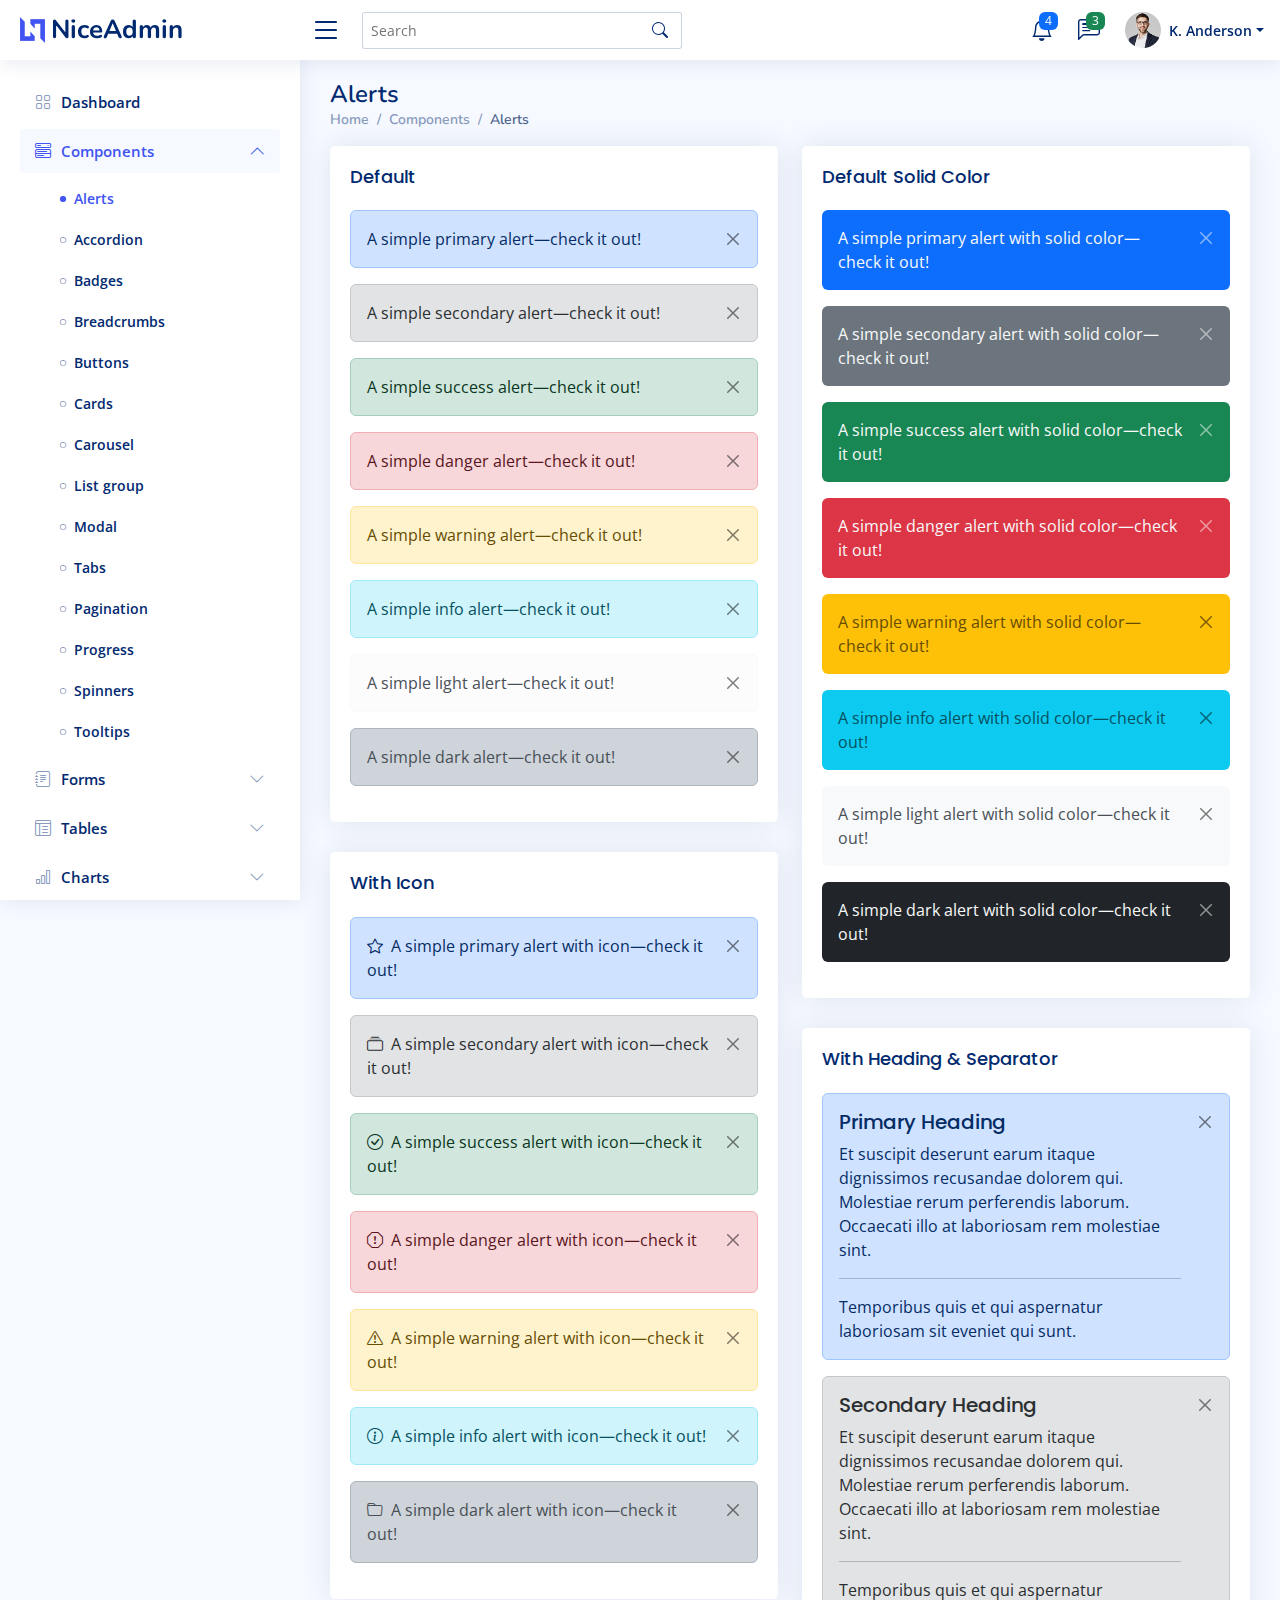
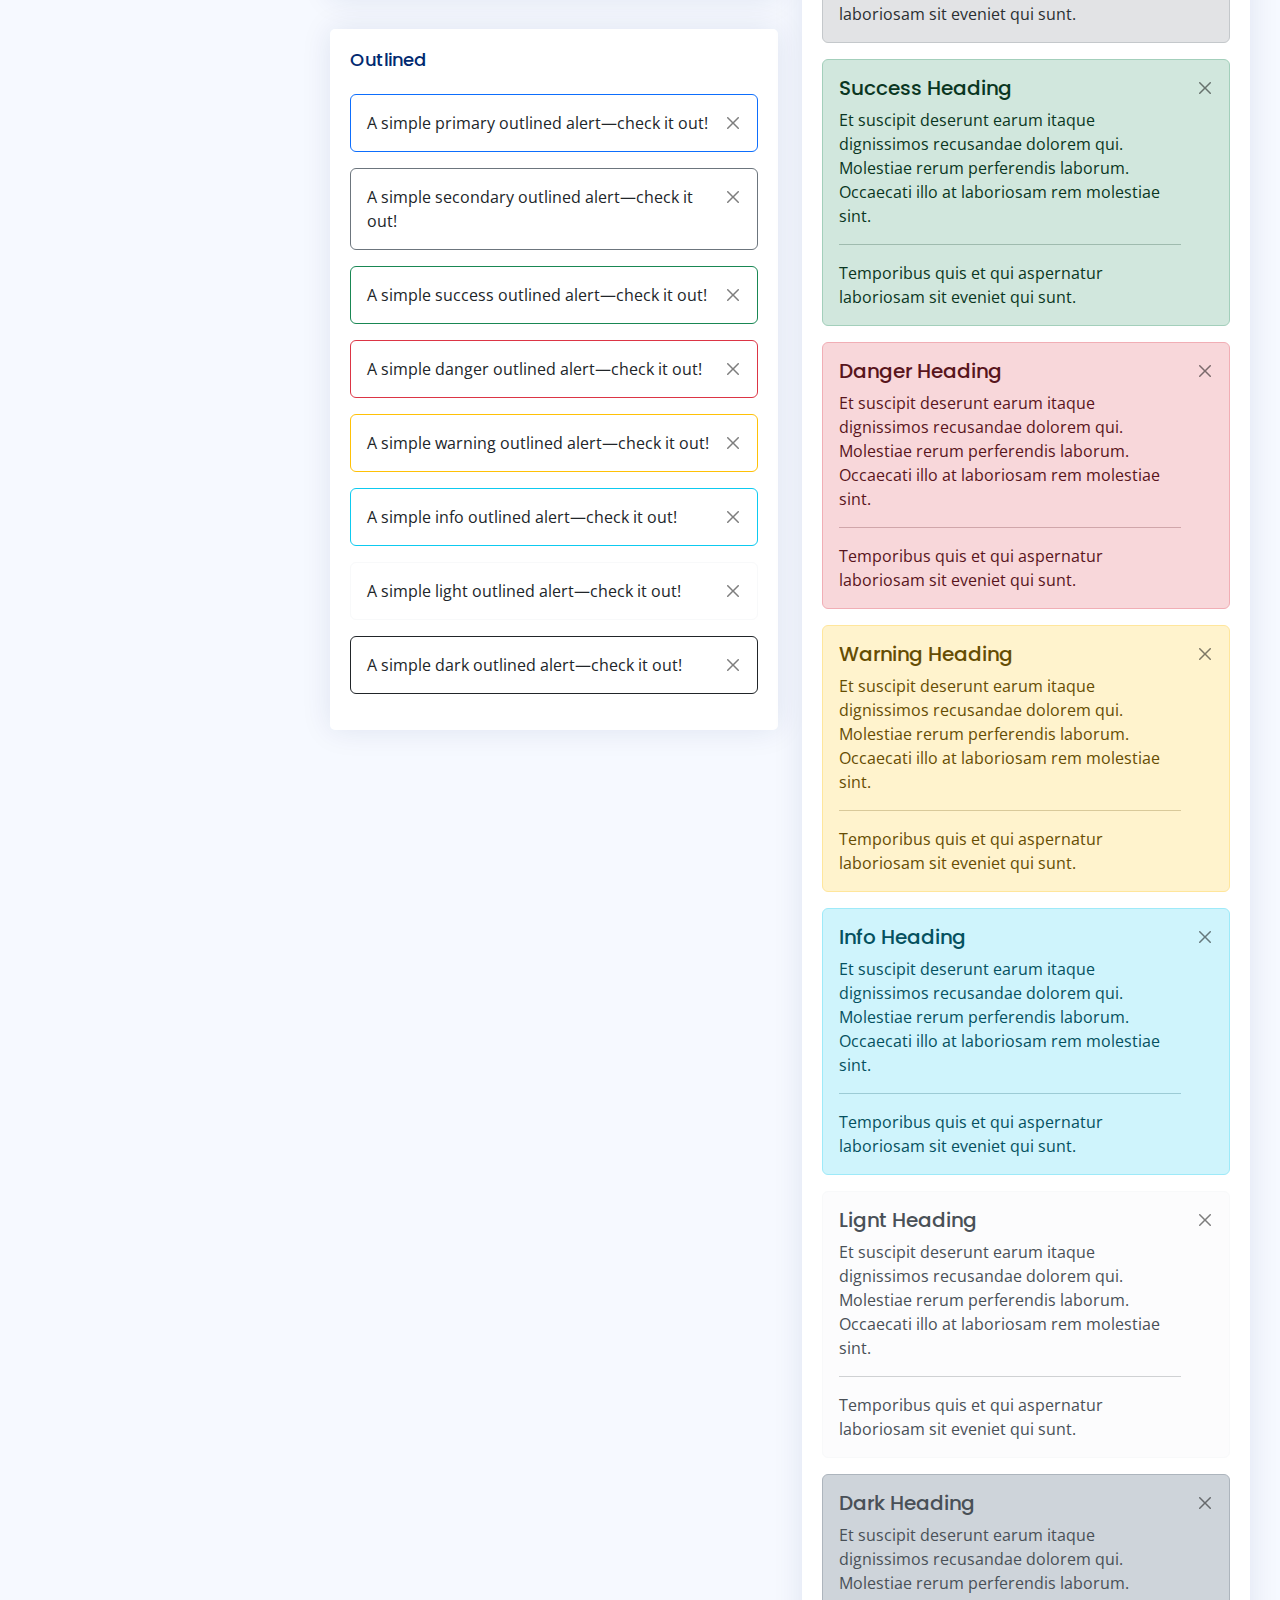
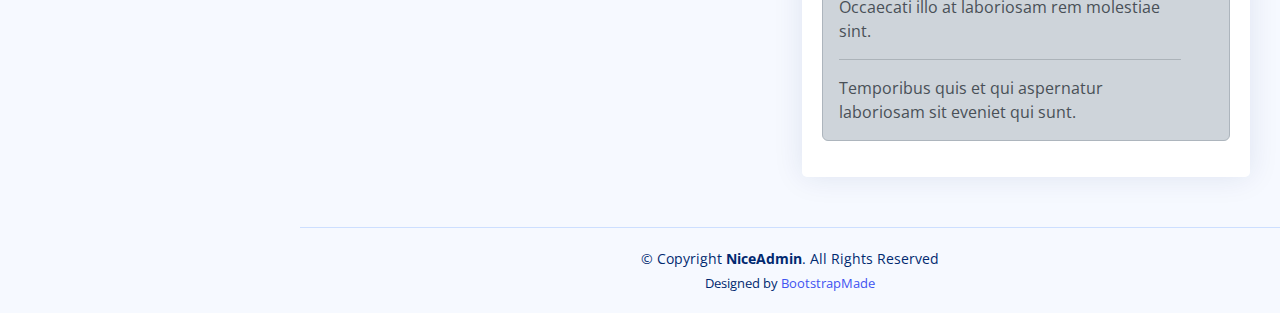
<file: NiceAdminWebAdmin-main/components-alerts.html>
<!DOCTYPE html>
<html lang="en">

<head>
  <meta charset="utf-8">
  <meta content="width=device-width, initial-scale=1.0" name="viewport">

  <title>Components / Alerts - NiceAdmin Bootstrap Template</title>
  <meta content="" name="description">
  <meta content="" name="keywords">

  <!-- Favicons -->
  <link href="assets/img/favicon.png" rel="icon">
  <link href="assets/img/apple-touch-icon.png" rel="apple-touch-icon">

  <!-- Google Fonts -->
  <link href="https://fonts.gstatic.com" rel="preconnect">
  <link href="https://fonts.googleapis.com/css?family=Open+Sans:300,300i,400,400i,600,600i,700,700i|Nunito:300,300i,400,400i,600,600i,700,700i|Poppins:300,300i,400,400i,500,500i,600,600i,700,700i" rel="stylesheet">

  <!-- Vendor CSS Files -->
  <link href="assets/vendor/bootstrap/css/bootstrap.min.css" rel="stylesheet">
  <link href="assets/vendor/bootstrap-icons/bootstrap-icons.css" rel="stylesheet">
  <link href="assets/vendor/boxicons/css/boxicons.min.css" rel="stylesheet">
  <link href="assets/vendor/quill/quill.snow.css" rel="stylesheet">
  <link href="assets/vendor/quill/quill.bubble.css" rel="stylesheet">
  <link href="assets/vendor/remixicon/remixicon.css" rel="stylesheet">
  <link href="assets/vendor/simple-datatables/style.css" rel="stylesheet">

  <!-- Template Main CSS File -->
  <link href="assets/css/style.css" rel="stylesheet">

  <!-- =======================================================
  * Template Name: NiceAdmin
  * Updated: Sep 18 2023 with Bootstrap v5.3.2
  * Template URL: https://bootstrapmade.com/nice-admin-bootstrap-admin-html-template/
  * Author: BootstrapMade.com
  * License: https://bootstrapmade.com/license/
  ======================================================== -->
</head>

<body>

  <!-- ======= Header ======= -->
  <header id="header" class="header fixed-top d-flex align-items-center">

    <div class="d-flex align-items-center justify-content-between">
      <a href="index.html" class="logo d-flex align-items-center">
        <img src="assets/img/logo.png" alt="">
        <span class="d-none d-lg-block">NiceAdmin</span>
      </a>
      <i class="bi bi-list toggle-sidebar-btn"></i>
    </div><!-- End Logo -->

    <div class="search-bar">
      <form class="search-form d-flex align-items-center" method="POST" action="#">
        <input type="text" name="query" placeholder="Search" title="Enter search keyword">
        <button type="submit" title="Search"><i class="bi bi-search"></i></button>
      </form>
    </div><!-- End Search Bar -->

    <nav class="header-nav ms-auto">
      <ul class="d-flex align-items-center">

        <li class="nav-item d-block d-lg-none">
          <a class="nav-link nav-icon search-bar-toggle " href="#">
            <i class="bi bi-search"></i>
          </a>
        </li><!-- End Search Icon-->

        <li class="nav-item dropdown">

          <a class="nav-link nav-icon" href="#" data-bs-toggle="dropdown">
            <i class="bi bi-bell"></i>
            <span class="badge bg-primary badge-number">4</span>
          </a><!-- End Notification Icon -->

          <ul class="dropdown-menu dropdown-menu-end dropdown-menu-arrow notifications">
            <li class="dropdown-header">
              You have 4 new notifications
              <a href="#"><span class="badge rounded-pill bg-primary p-2 ms-2">View all</span></a>
            </li>
            <li>
              <hr class="dropdown-divider">
            </li>

            <li class="notification-item">
              <i class="bi bi-exclamation-circle text-warning"></i>
              <div>
                <h4>Lorem Ipsum</h4>
                <p>Quae dolorem earum veritatis oditseno</p>
                <p>30 min. ago</p>
              </div>
            </li>

            <li>
              <hr class="dropdown-divider">
            </li>

            <li class="notification-item">
              <i class="bi bi-x-circle text-danger"></i>
              <div>
                <h4>Atque rerum nesciunt</h4>
                <p>Quae dolorem earum veritatis oditseno</p>
                <p>1 hr. ago</p>
              </div>
            </li>

            <li>
              <hr class="dropdown-divider">
            </li>

            <li class="notification-item">
              <i class="bi bi-check-circle text-success"></i>
              <div>
                <h4>Sit rerum fuga</h4>
                <p>Quae dolorem earum veritatis oditseno</p>
                <p>2 hrs. ago</p>
              </div>
            </li>

            <li>
              <hr class="dropdown-divider">
            </li>

            <li class="notification-item">
              <i class="bi bi-info-circle text-primary"></i>
              <div>
                <h4>Dicta reprehenderit</h4>
                <p>Quae dolorem earum veritatis oditseno</p>
                <p>4 hrs. ago</p>
              </div>
            </li>

            <li>
              <hr class="dropdown-divider">
            </li>
            <li class="dropdown-footer">
              <a href="#">Show all notifications</a>
            </li>

          </ul><!-- End Notification Dropdown Items -->

        </li><!-- End Notification Nav -->

        <li class="nav-item dropdown">

          <a class="nav-link nav-icon" href="#" data-bs-toggle="dropdown">
            <i class="bi bi-chat-left-text"></i>
            <span class="badge bg-success badge-number">3</span>
          </a><!-- End Messages Icon -->

          <ul class="dropdown-menu dropdown-menu-end dropdown-menu-arrow messages">
            <li class="dropdown-header">
              You have 3 new messages
              <a href="#"><span class="badge rounded-pill bg-primary p-2 ms-2">View all</span></a>
            </li>
            <li>
              <hr class="dropdown-divider">
            </li>

            <li class="message-item">
              <a href="#">
                <img src="assets/img/messages-1.jpg" alt="" class="rounded-circle">
                <div>
                  <h4>Maria Hudson</h4>
                  <p>Velit asperiores et ducimus soluta repudiandae labore officia est ut...</p>
                  <p>4 hrs. ago</p>
                </div>
              </a>
            </li>
            <li>
              <hr class="dropdown-divider">
            </li>

            <li class="message-item">
              <a href="#">
                <img src="assets/img/messages-2.jpg" alt="" class="rounded-circle">
                <div>
                  <h4>Anna Nelson</h4>
                  <p>Velit asperiores et ducimus soluta repudiandae labore officia est ut...</p>
                  <p>6 hrs. ago</p>
                </div>
              </a>
            </li>
            <li>
              <hr class="dropdown-divider">
            </li>

            <li class="message-item">
              <a href="#">
                <img src="assets/img/messages-3.jpg" alt="" class="rounded-circle">
                <div>
                  <h4>David Muldon</h4>
                  <p>Velit asperiores et ducimus soluta repudiandae labore officia est ut...</p>
                  <p>8 hrs. ago</p>
                </div>
              </a>
            </li>
            <li>
              <hr class="dropdown-divider">
            </li>

            <li class="dropdown-footer">
              <a href="#">Show all messages</a>
            </li>

          </ul><!-- End Messages Dropdown Items -->

        </li><!-- End Messages Nav -->

        <li class="nav-item dropdown pe-3">

          <a class="nav-link nav-profile d-flex align-items-center pe-0" href="#" data-bs-toggle="dropdown">
            <img src="assets/img/profile-img.jpg" alt="Profile" class="rounded-circle">
            <span class="d-none d-md-block dropdown-toggle ps-2">K. Anderson</span>
          </a><!-- End Profile Iamge Icon -->

          <ul class="dropdown-menu dropdown-menu-end dropdown-menu-arrow profile">
            <li class="dropdown-header">
              <h6>Kevin Anderson</h6>
              <span>Web Designer</span>
            </li>
            <li>
              <hr class="dropdown-divider">
            </li>

            <li>
              <a class="dropdown-item d-flex align-items-center" href="users-profile.html">
                <i class="bi bi-person"></i>
                <span>My Profile</span>
              </a>
            </li>
            <li>
              <hr class="dropdown-divider">
            </li>

            <li>
              <a class="dropdown-item d-flex align-items-center" href="users-profile.html">
                <i class="bi bi-gear"></i>
                <span>Account Settings</span>
              </a>
            </li>
            <li>
              <hr class="dropdown-divider">
            </li>

            <li>
              <a class="dropdown-item d-flex align-items-center" href="pages-faq.html">
                <i class="bi bi-question-circle"></i>
                <span>Need Help?</span>
              </a>
            </li>
            <li>
              <hr class="dropdown-divider">
            </li>

            <li>
              <a class="dropdown-item d-flex align-items-center" href="#">
                <i class="bi bi-box-arrow-right"></i>
                <span>Sign Out</span>
              </a>
            </li>

          </ul><!-- End Profile Dropdown Items -->
        </li><!-- End Profile Nav -->

      </ul>
    </nav><!-- End Icons Navigation -->

  </header><!-- End Header -->

  <!-- ======= Sidebar ======= -->
  <aside id="sidebar" class="sidebar">

    <ul class="sidebar-nav" id="sidebar-nav">

      <li class="nav-item">
        <a class="nav-link collapsed" href="index.html">
          <i class="bi bi-grid"></i>
          <span>Dashboard</span>
        </a>
      </li><!-- End Dashboard Nav -->

      <li class="nav-item">
        <a class="nav-link " data-bs-target="#components-nav" data-bs-toggle="collapse" href="#">
          <i class="bi bi-menu-button-wide"></i><span>Components</span><i class="bi bi-chevron-down ms-auto"></i>
        </a>
        <ul id="components-nav" class="nav-content collapse show" data-bs-parent="#sidebar-nav">
          <li>
            <a href="components-alerts.html" class="active">
              <i class="bi bi-circle"></i><span>Alerts</span>
            </a>
          </li>
          <li>
            <a href="components-accordion.html">
              <i class="bi bi-circle"></i><span>Accordion</span>
            </a>
          </li>
          <li>
            <a href="components-badges.html">
              <i class="bi bi-circle"></i><span>Badges</span>
            </a>
          </li>
          <li>
            <a href="components-breadcrumbs.html">
              <i class="bi bi-circle"></i><span>Breadcrumbs</span>
            </a>
          </li>
          <li>
            <a href="components-buttons.html">
              <i class="bi bi-circle"></i><span>Buttons</span>
            </a>
          </li>
          <li>
            <a href="components-cards.html">
              <i class="bi bi-circle"></i><span>Cards</span>
            </a>
          </li>
          <li>
            <a href="components-carousel.html">
              <i class="bi bi-circle"></i><span>Carousel</span>
            </a>
          </li>
          <li>
            <a href="components-list-group.html">
              <i class="bi bi-circle"></i><span>List group</span>
            </a>
          </li>
          <li>
            <a href="components-modal.html">
              <i class="bi bi-circle"></i><span>Modal</span>
            </a>
          </li>
          <li>
            <a href="components-tabs.html">
              <i class="bi bi-circle"></i><span>Tabs</span>
            </a>
          </li>
          <li>
            <a href="components-pagination.html">
              <i class="bi bi-circle"></i><span>Pagination</span>
            </a>
          </li>
          <li>
            <a href="components-progress.html">
              <i class="bi bi-circle"></i><span>Progress</span>
            </a>
          </li>
          <li>
            <a href="components-spinners.html">
              <i class="bi bi-circle"></i><span>Spinners</span>
            </a>
          </li>
          <li>
            <a href="components-tooltips.html">
              <i class="bi bi-circle"></i><span>Tooltips</span>
            </a>
          </li>
        </ul>
      </li><!-- End Components Nav -->

      <li class="nav-item">
        <a class="nav-link collapsed" data-bs-target="#forms-nav" data-bs-toggle="collapse" href="#">
          <i class="bi bi-journal-text"></i><span>Forms</span><i class="bi bi-chevron-down ms-auto"></i>
        </a>
        <ul id="forms-nav" class="nav-content collapse " data-bs-parent="#sidebar-nav">
          <li>
            <a href="forms-elements.html">
              <i class="bi bi-circle"></i><span>Form Elements</span>
            </a>
          </li>
          <li>
            <a href="forms-layouts.html">
              <i class="bi bi-circle"></i><span>Form Layouts</span>
            </a>
          </li>
          <li>
            <a href="forms-editors.html">
              <i class="bi bi-circle"></i><span>Form Editors</span>
            </a>
          </li>
          <li>
            <a href="forms-validation.html">
              <i class="bi bi-circle"></i><span>Form Validation</span>
            </a>
          </li>
        </ul>
      </li><!-- End Forms Nav -->

      <li class="nav-item">
        <a class="nav-link collapsed" data-bs-target="#tables-nav" data-bs-toggle="collapse" href="#">
          <i class="bi bi-layout-text-window-reverse"></i><span>Tables</span><i class="bi bi-chevron-down ms-auto"></i>
        </a>
        <ul id="tables-nav" class="nav-content collapse " data-bs-parent="#sidebar-nav">
          <li>
            <a href="tables-general.html">
              <i class="bi bi-circle"></i><span>General Tables</span>
            </a>
          </li>
          <li>
            <a href="tables-data.html">
              <i class="bi bi-circle"></i><span>Data Tables</span>
            </a>
          </li>
        </ul>
      </li><!-- End Tables Nav -->

      <li class="nav-item">
        <a class="nav-link collapsed" data-bs-target="#charts-nav" data-bs-toggle="collapse" href="#">
          <i class="bi bi-bar-chart"></i><span>Charts</span><i class="bi bi-chevron-down ms-auto"></i>
        </a>
        <ul id="charts-nav" class="nav-content collapse " data-bs-parent="#sidebar-nav">
          <li>
            <a href="charts-chartjs.html">
              <i class="bi bi-circle"></i><span>Chart.js</span>
            </a>
          </li>
          <li>
            <a href="charts-apexcharts.html">
              <i class="bi bi-circle"></i><span>ApexCharts</span>
            </a>
          </li>
          <li>
            <a href="charts-echarts.html">
              <i class="bi bi-circle"></i><span>ECharts</span>
            </a>
          </li>
        </ul>
      </li><!-- End Charts Nav -->

      <li class="nav-item">
        <a class="nav-link collapsed" data-bs-target="#icons-nav" data-bs-toggle="collapse" href="#">
          <i class="bi bi-gem"></i><span>Icons</span><i class="bi bi-chevron-down ms-auto"></i>
        </a>
        <ul id="icons-nav" class="nav-content collapse " data-bs-parent="#sidebar-nav">
          <li>
            <a href="icons-bootstrap.html">
              <i class="bi bi-circle"></i><span>Bootstrap Icons</span>
            </a>
          </li>
          <li>
            <a href="icons-remix.html">
              <i class="bi bi-circle"></i><span>Remix Icons</span>
            </a>
          </li>
          <li>
            <a href="icons-boxicons.html">
              <i class="bi bi-circle"></i><span>Boxicons</span>
            </a>
          </li>
        </ul>
      </li><!-- End Icons Nav -->

      <li class="nav-heading">Pages</li>

      <li class="nav-item">
        <a class="nav-link collapsed" href="users-profile.html">
          <i class="bi bi-person"></i>
          <span>Profile</span>
        </a>
      </li><!-- End Profile Page Nav -->

      <li class="nav-item">
        <a class="nav-link collapsed" href="pages-faq.html">
          <i class="bi bi-question-circle"></i>
          <span>F.A.Q</span>
        </a>
      </li><!-- End F.A.Q Page Nav -->

      <li class="nav-item">
        <a class="nav-link collapsed" href="pages-contact.html">
          <i class="bi bi-envelope"></i>
          <span>Contact</span>
        </a>
      </li><!-- End Contact Page Nav -->

      <li class="nav-item">
        <a class="nav-link collapsed" href="pages-register.html">
          <i class="bi bi-card-list"></i>
          <span>Register</span>
        </a>
      </li><!-- End Register Page Nav -->

      <li class="nav-item">
        <a class="nav-link collapsed" href="pages-login.html">
          <i class="bi bi-box-arrow-in-right"></i>
          <span>Login</span>
        </a>
      </li><!-- End Login Page Nav -->

      <li class="nav-item">
        <a class="nav-link collapsed" href="pages-error-404.html">
          <i class="bi bi-dash-circle"></i>
          <span>Error 404</span>
        </a>
      </li><!-- End Error 404 Page Nav -->

      <li class="nav-item">
        <a class="nav-link collapsed" href="pages-blank.html">
          <i class="bi bi-file-earmark"></i>
          <span>Blank</span>
        </a>
      </li><!-- End Blank Page Nav -->

    </ul>

  </aside><!-- End Sidebar-->

  <main id="main" class="main">

    <div class="pagetitle">
      <h1>Alerts</h1>
      <nav>
        <ol class="breadcrumb">
          <li class="breadcrumb-item"><a href="index.html">Home</a></li>
          <li class="breadcrumb-item">Components</li>
          <li class="breadcrumb-item active">Alerts</li>
        </ol>
      </nav>
    </div><!-- End Page Title -->

    <section class="section">
      <div class="row">
        <div class="col-lg-6">

          <div class="card">
            <div class="card-body">

              <h5 class="card-title">Default</h5>

              <div class="alert alert-primary alert-dismissible fade show" role="alert">
                A simple primary alert—check it out!
                <button type="button" class="btn-close" data-bs-dismiss="alert" aria-label="Close"></button>
              </div>

              <div class="alert alert-secondary alert-dismissible fade show" role="alert">
                A simple secondary alert—check it out!
                <button type="button" class="btn-close" data-bs-dismiss="alert" aria-label="Close"></button>
              </div>

              <div class="alert alert-success alert-dismissible fade show" role="alert">
                A simple success alert—check it out!
                <button type="button" class="btn-close" data-bs-dismiss="alert" aria-label="Close"></button>
              </div>

              <div class="alert alert-danger alert-dismissible fade show" role="alert">
                A simple danger alert—check it out!
                <button type="button" class="btn-close" data-bs-dismiss="alert" aria-label="Close"></button>
              </div>

              <div class="alert alert-warning alert-dismissible fade show" role="alert">
                A simple warning alert—check it out!
                <button type="button" class="btn-close" data-bs-dismiss="alert" aria-label="Close"></button>
              </div>

              <div class="alert alert-info alert-dismissible fade show" role="alert">
                A simple info alert—check it out!
                <button type="button" class="btn-close" data-bs-dismiss="alert" aria-label="Close"></button>
              </div>

              <div class="alert alert-light border-light alert-dismissible fade show" role="alert">
                A simple light alert—check it out!
                <button type="button" class="btn-close" data-bs-dismiss="alert" aria-label="Close"></button>
              </div>

              <div class="alert alert-dark alert-dismissible fade show" role="alert">
                A simple dark alert—check it out!
                <button type="button" class="btn-close" data-bs-dismiss="alert" aria-label="Close"></button>
              </div>

            </div>
          </div>

          <div class="card">
            <div class="card-body">
              <h5 class="card-title">With Icon</h5>

              <div class="alert alert-primary alert-dismissible fade show" role="alert">
                <i class="bi bi-star me-1"></i>
                A simple primary alert with icon—check it out!
                <button type="button" class="btn-close" data-bs-dismiss="alert" aria-label="Close"></button>
              </div>

              <div class="alert alert-secondary alert-dismissible fade show" role="alert">
                <i class="bi bi-collection me-1"></i>
                A simple secondary alert with icon—check it out!
                <button type="button" class="btn-close" data-bs-dismiss="alert" aria-label="Close"></button>
              </div>

              <div class="alert alert-success alert-dismissible fade show" role="alert">
                <i class="bi bi-check-circle me-1"></i>
                A simple success alert with icon—check it out!
                <button type="button" class="btn-close" data-bs-dismiss="alert" aria-label="Close"></button>
              </div>

              <div class="alert alert-danger alert-dismissible fade show" role="alert">
                <i class="bi bi-exclamation-octagon me-1"></i>
                A simple danger alert with icon—check it out!
                <button type="button" class="btn-close" data-bs-dismiss="alert" aria-label="Close"></button>
              </div>

              <div class="alert alert-warning alert-dismissible fade show" role="alert">
                <i class="bi bi-exclamation-triangle me-1"></i>
                A simple warning alert with icon—check it out!
                <button type="button" class="btn-close" data-bs-dismiss="alert" aria-label="Close"></button>
              </div>

              <div class="alert alert-info alert-dismissible fade show" role="alert">
                <i class="bi bi-info-circle me-1"></i>
                A simple info alert with icon—check it out!
                <button type="button" class="btn-close" data-bs-dismiss="alert" aria-label="Close"></button>
              </div>

              <div class="alert alert-dark alert-dismissible fade show" role="alert">
                <i class="bi bi-folder me-1"></i>
                A simple dark alert with icon—check it out!
                <button type="button" class="btn-close" data-bs-dismiss="alert" aria-label="Close"></button>
              </div>

            </div>
          </div>

          <div class="card">
            <div class="card-body">
              <h5 class="card-title">Outlined</h5>

              <div class="alert border-primary alert-dismissible fade show" role="alert">
                A simple primary outlined alert—check it out!
                <button type="button" class="btn-close" data-bs-dismiss="alert" aria-label="Close"></button>
              </div>

              <div class="alert border-secondary alert-dismissible fade show" role="alert">
                A simple secondary outlined alert—check it out!
                <button type="button" class="btn-close" data-bs-dismiss="alert" aria-label="Close"></button>
              </div>

              <div class="alert border-success alert-dismissible fade show" role="alert">
                A simple success outlined alert—check it out!
                <button type="button" class="btn-close" data-bs-dismiss="alert" aria-label="Close"></button>
              </div>

              <div class="alert border-danger alert-dismissible fade show" role="alert">
                A simple danger outlined alert—check it out!
                <button type="button" class="btn-close" data-bs-dismiss="alert" aria-label="Close"></button>
              </div>

              <div class="alert border-warning alert-dismissible fade show" role="alert">
                A simple warning outlined alert—check it out!
                <button type="button" class="btn-close" data-bs-dismiss="alert" aria-label="Close"></button>
              </div>

              <div class="alert border-info alert-dismissible fade show" role="alert">
                A simple info outlined alert—check it out!
                <button type="button" class="btn-close" data-bs-dismiss="alert" aria-label="Close"></button>
              </div>

              <div class="alert border-light alert-dismissible fade show" role="alert">
                A simple light outlined alert—check it out!
                <button type="button" class="btn-close" data-bs-dismiss="alert" aria-label="Close"></button>
              </div>

              <div class="alert border-dark alert-dismissible fade show" role="alert">
                A simple dark outlined alert—check it out!
                <button type="button" class="btn-close" data-bs-dismiss="alert" aria-label="Close"></button>
              </div>

            </div>
          </div>

        </div>

        <div class="col-lg-6">

          <div class="card">
            <div class="card-body">
              <h5 class="card-title">Default Solid Color</h5>

              <div class="alert alert-primary bg-primary text-light border-0 alert-dismissible fade show" role="alert">
                A simple primary alert with solid color—check it out!
                <button type="button" class="btn-close btn-close-white" data-bs-dismiss="alert" aria-label="Close"></button>
              </div>

              <div class="alert alert-secondary bg-secondary text-light border-0 alert-dismissible fade show" role="alert">
                A simple secondary alert with solid color—check it out!
                <button type="button" class="btn-close btn-close-white" data-bs-dismiss="alert" aria-label="Close"></button>
              </div>

              <div class="alert alert-success bg-success text-light border-0 alert-dismissible fade show" role="alert">
                A simple success alert with solid color—check it out!
                <button type="button" class="btn-close btn-close-white" data-bs-dismiss="alert" aria-label="Close"></button>
              </div>

              <div class="alert alert-danger bg-danger text-light border-0 alert-dismissible fade show" role="alert">
                A simple danger alert with solid color—check it out!
                <button type="button" class="btn-close btn-close-white" data-bs-dismiss="alert" aria-label="Close"></button>
              </div>

              <div class="alert alert-warning bg-warning border-0 alert-dismissible fade show" role="alert">
                A simple warning alert with solid color—check it out!
                <button type="button" class="btn-close" data-bs-dismiss="alert" aria-label="Close"></button>
              </div>

              <div class="alert alert-info bg-info border-0 alert-dismissible fade show" role="alert">
                A simple info alert with solid color—check it out!
                <button type="button" class="btn-close" data-bs-dismiss="alert" aria-label="Close"></button>
              </div>

              <div class="alert alert-light bg-light border-0 alert-dismissible fade show" role="alert">
                A simple light alert with solid color—check it out!
                <button type="button" class="btn-close" data-bs-dismiss="alert" aria-label="Close"></button>
              </div>

              <div class="alert alert-dark bg-dark text-light border-0 alert-dismissible fade show" role="alert">
                A simple dark alert with solid color—check it out!
                <button type="button" class="btn-close btn-close-white" data-bs-dismiss="alert" aria-label="Close"></button>
              </div>

            </div>
          </div>

          <div class="card">
            <div class="card-body">
              <h5 class="card-title">With Heading &amp Separator</h5>

              <div class="alert alert-primary alert-dismissible fade show" role="alert">
                <h4 class="alert-heading">Primary Heading</h4>
                <p>Et suscipit deserunt earum itaque dignissimos recusandae dolorem qui. Molestiae rerum perferendis laborum. Occaecati illo at laboriosam rem molestiae sint.</p>
                <hr>
                <p class="mb-0">Temporibus quis et qui aspernatur laboriosam sit eveniet qui sunt.</p>
                <button type="button" class="btn-close" data-bs-dismiss="alert" aria-label="Close"></button>
              </div>

              <div class="alert alert-secondary alert-dismissible fade show" role="alert">
                <h4 class="alert-heading">Secondary Heading</h4>
                <p>Et suscipit deserunt earum itaque dignissimos recusandae dolorem qui. Molestiae rerum perferendis laborum. Occaecati illo at laboriosam rem molestiae sint.</p>
                <hr>
                <p class="mb-0">Temporibus quis et qui aspernatur laboriosam sit eveniet qui sunt.</p>
                <button type="button" class="btn-close" data-bs-dismiss="alert" aria-label="Close"></button>
              </div>

              <div class="alert alert-success alert-dismissible fade show" role="alert">
                <h4 class="alert-heading">Success Heading</h4>
                <p>Et suscipit deserunt earum itaque dignissimos recusandae dolorem qui. Molestiae rerum perferendis laborum. Occaecati illo at laboriosam rem molestiae sint.</p>
                <hr>
                <p class="mb-0">Temporibus quis et qui aspernatur laboriosam sit eveniet qui sunt.</p>
                <button type="button" class="btn-close" data-bs-dismiss="alert" aria-label="Close"></button>
              </div>

              <div class="alert alert-danger alert-dismissible fade show" role="alert">
                <h4 class="alert-heading">Danger Heading</h4>
                <p>Et suscipit deserunt earum itaque dignissimos recusandae dolorem qui. Molestiae rerum perferendis laborum. Occaecati illo at laboriosam rem molestiae sint.</p>
                <hr>
                <p class="mb-0">Temporibus quis et qui aspernatur laboriosam sit eveniet qui sunt.</p>
                <button type="button" class="btn-close" data-bs-dismiss="alert" aria-label="Close"></button>
              </div>

              <div class="alert alert-warning  alert-dismissible fade show" role="alert">
                <h4 class="alert-heading">Warning Heading</h4>
                <p>Et suscipit deserunt earum itaque dignissimos recusandae dolorem qui. Molestiae rerum perferendis laborum. Occaecati illo at laboriosam rem molestiae sint.</p>
                <hr>
                <p class="mb-0">Temporibus quis et qui aspernatur laboriosam sit eveniet qui sunt.</p>
                <button type="button" class="btn-close" data-bs-dismiss="alert" aria-label="Close"></button>
              </div>

              <div class="alert alert-info  alert-dismissible fade show" role="alert">
                <h4 class="alert-heading">Info Heading</h4>
                <p>Et suscipit deserunt earum itaque dignissimos recusandae dolorem qui. Molestiae rerum perferendis laborum. Occaecati illo at laboriosam rem molestiae sint.</p>
                <hr>
                <p class="mb-0">Temporibus quis et qui aspernatur laboriosam sit eveniet qui sunt.</p>
                <button type="button" class="btn-close" data-bs-dismiss="alert" aria-label="Close"></button>
              </div>

              <div class="alert alert-light border-light alert-dismissible fade show" role="alert">
                <h4 class="alert-heading">Lignt Heading</h4>
                <p>Et suscipit deserunt earum itaque dignissimos recusandae dolorem qui. Molestiae rerum perferendis laborum. Occaecati illo at laboriosam rem molestiae sint.</p>
                <hr>
                <p class="mb-0">Temporibus quis et qui aspernatur laboriosam sit eveniet qui sunt.</p>
                <button type="button" class="btn-close" data-bs-dismiss="alert" aria-label="Close"></button>
              </div>

              <div class="alert alert-dark  alert-dismissible fade show" role="alert">
                <h4 class="alert-heading">Dark Heading</h4>
                <p>Et suscipit deserunt earum itaque dignissimos recusandae dolorem qui. Molestiae rerum perferendis laborum. Occaecati illo at laboriosam rem molestiae sint.</p>
                <hr>
                <p class="mb-0">Temporibus quis et qui aspernatur laboriosam sit eveniet qui sunt.</p>
                <button type="button" class="btn-close" data-bs-dismiss="alert" aria-label="Close"></button>
              </div>

            </div>
          </div>
        </div>
      </div>
    </section>

  </main><!-- End #main -->

  <!-- ======= Footer ======= -->
  <footer id="footer" class="footer">
    <div class="copyright">
      &copy; Copyright <strong><span>NiceAdmin</span></strong>. All Rights Reserved
    </div>
    <div class="credits">
      <!-- All the links in the footer should remain intact. -->
      <!-- You can delete the links only if you purchased the pro version. -->
      <!-- Licensing information: https://bootstrapmade.com/license/ -->
      <!-- Purchase the pro version with working PHP/AJAX contact form: https://bootstrapmade.com/nice-admin-bootstrap-admin-html-template/ -->
      Designed by <a href="https://bootstrapmade.com/">BootstrapMade</a>
    </div>
  </footer><!-- End Footer -->

  <a href="#" class="back-to-top d-flex align-items-center justify-content-center"><i class="bi bi-arrow-up-short"></i></a>

  <!-- Vendor JS Files -->
  <script src="assets/vendor/apexcharts/apexcharts.min.js"></script>
  <script src="assets/vendor/bootstrap/js/bootstrap.bundle.min.js"></script>
  <script src="assets/vendor/chart.js/chart.umd.js"></script>
  <script src="assets/vendor/echarts/echarts.min.js"></script>
  <script src="assets/vendor/quill/quill.min.js"></script>
  <script src="assets/vendor/simple-datatables/simple-datatables.js"></script>
  <script src="assets/vendor/tinymce/tinymce.min.js"></script>
  <script src="assets/vendor/php-email-form/validate.js"></script>

  <!-- Template Main JS File -->
  <script src="assets/js/main.js"></script>

</body>

</html>
</file>
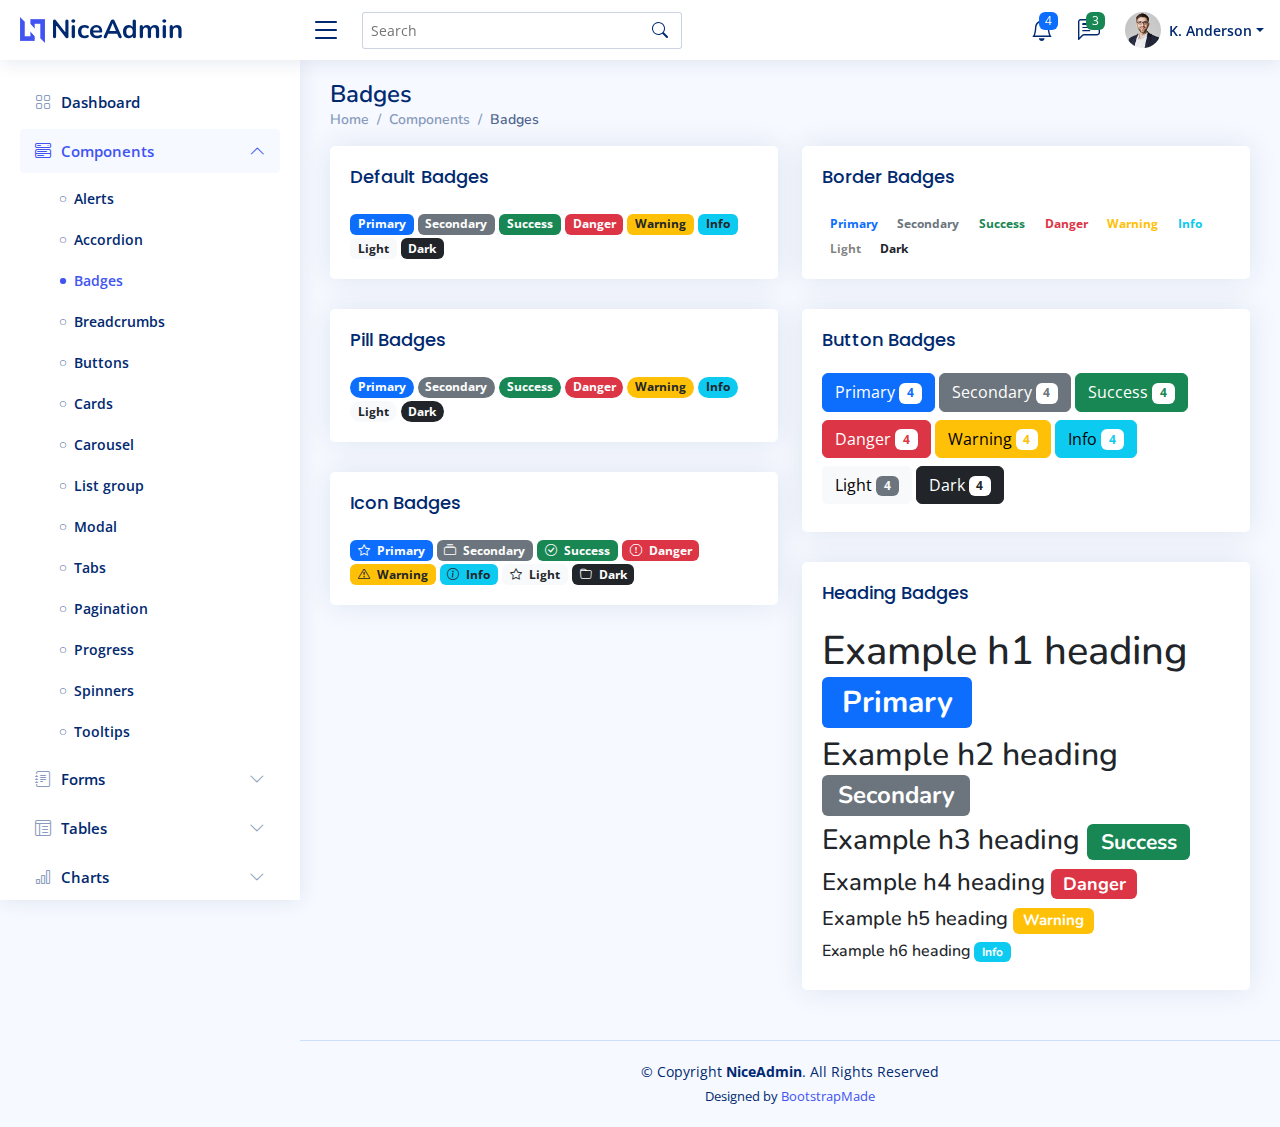
<file: NiceAdminWebAdmin-main/components-badges.html>
<!DOCTYPE html>
<html lang="en">

<head>
  <meta charset="utf-8">
  <meta content="width=device-width, initial-scale=1.0" name="viewport">

  <title>Components / Badges - NiceAdmin Bootstrap Template</title>
  <meta content="" name="description">
  <meta content="" name="keywords">

  <!-- Favicons -->
  <link href="assets/img/favicon.png" rel="icon">
  <link href="assets/img/apple-touch-icon.png" rel="apple-touch-icon">

  <!-- Google Fonts -->
  <link href="https://fonts.gstatic.com" rel="preconnect">
  <link href="https://fonts.googleapis.com/css?family=Open+Sans:300,300i,400,400i,600,600i,700,700i|Nunito:300,300i,400,400i,600,600i,700,700i|Poppins:300,300i,400,400i,500,500i,600,600i,700,700i" rel="stylesheet">

  <!-- Vendor CSS Files -->
  <link href="assets/vendor/bootstrap/css/bootstrap.min.css" rel="stylesheet">
  <link href="assets/vendor/bootstrap-icons/bootstrap-icons.css" rel="stylesheet">
  <link href="assets/vendor/boxicons/css/boxicons.min.css" rel="stylesheet">
  <link href="assets/vendor/quill/quill.snow.css" rel="stylesheet">
  <link href="assets/vendor/quill/quill.bubble.css" rel="stylesheet">
  <link href="assets/vendor/remixicon/remixicon.css" rel="stylesheet">
  <link href="assets/vendor/simple-datatables/style.css" rel="stylesheet">

  <!-- Template Main CSS File -->
  <link href="assets/css/style.css" rel="stylesheet">

  <!-- =======================================================
  * Template Name: NiceAdmin
  * Updated: Sep 18 2023 with Bootstrap v5.3.2
  * Template URL: https://bootstrapmade.com/nice-admin-bootstrap-admin-html-template/
  * Author: BootstrapMade.com
  * License: https://bootstrapmade.com/license/
  ======================================================== -->
</head>

<body>

  <!-- ======= Header ======= -->
  <header id="header" class="header fixed-top d-flex align-items-center">

    <div class="d-flex align-items-center justify-content-between">
      <a href="index.html" class="logo d-flex align-items-center">
        <img src="assets/img/logo.png" alt="">
        <span class="d-none d-lg-block">NiceAdmin</span>
      </a>
      <i class="bi bi-list toggle-sidebar-btn"></i>
    </div><!-- End Logo -->

    <div class="search-bar">
      <form class="search-form d-flex align-items-center" method="POST" action="#">
        <input type="text" name="query" placeholder="Search" title="Enter search keyword">
        <button type="submit" title="Search"><i class="bi bi-search"></i></button>
      </form>
    </div><!-- End Search Bar -->

    <nav class="header-nav ms-auto">
      <ul class="d-flex align-items-center">

        <li class="nav-item d-block d-lg-none">
          <a class="nav-link nav-icon search-bar-toggle " href="#">
            <i class="bi bi-search"></i>
          </a>
        </li><!-- End Search Icon-->

        <li class="nav-item dropdown">

          <a class="nav-link nav-icon" href="#" data-bs-toggle="dropdown">
            <i class="bi bi-bell"></i>
            <span class="badge bg-primary badge-number">4</span>
          </a><!-- End Notification Icon -->

          <ul class="dropdown-menu dropdown-menu-end dropdown-menu-arrow notifications">
            <li class="dropdown-header">
              You have 4 new notifications
              <a href="#"><span class="badge rounded-pill bg-primary p-2 ms-2">View all</span></a>
            </li>
            <li>
              <hr class="dropdown-divider">
            </li>

            <li class="notification-item">
              <i class="bi bi-exclamation-circle text-warning"></i>
              <div>
                <h4>Lorem Ipsum</h4>
                <p>Quae dolorem earum veritatis oditseno</p>
                <p>30 min. ago</p>
              </div>
            </li>

            <li>
              <hr class="dropdown-divider">
            </li>

            <li class="notification-item">
              <i class="bi bi-x-circle text-danger"></i>
              <div>
                <h4>Atque rerum nesciunt</h4>
                <p>Quae dolorem earum veritatis oditseno</p>
                <p>1 hr. ago</p>
              </div>
            </li>

            <li>
              <hr class="dropdown-divider">
            </li>

            <li class="notification-item">
              <i class="bi bi-check-circle text-success"></i>
              <div>
                <h4>Sit rerum fuga</h4>
                <p>Quae dolorem earum veritatis oditseno</p>
                <p>2 hrs. ago</p>
              </div>
            </li>

            <li>
              <hr class="dropdown-divider">
            </li>

            <li class="notification-item">
              <i class="bi bi-info-circle text-primary"></i>
              <div>
                <h4>Dicta reprehenderit</h4>
                <p>Quae dolorem earum veritatis oditseno</p>
                <p>4 hrs. ago</p>
              </div>
            </li>

            <li>
              <hr class="dropdown-divider">
            </li>
            <li class="dropdown-footer">
              <a href="#">Show all notifications</a>
            </li>

          </ul><!-- End Notification Dropdown Items -->

        </li><!-- End Notification Nav -->

        <li class="nav-item dropdown">

          <a class="nav-link nav-icon" href="#" data-bs-toggle="dropdown">
            <i class="bi bi-chat-left-text"></i>
            <span class="badge bg-success badge-number">3</span>
          </a><!-- End Messages Icon -->

          <ul class="dropdown-menu dropdown-menu-end dropdown-menu-arrow messages">
            <li class="dropdown-header">
              You have 3 new messages
              <a href="#"><span class="badge rounded-pill bg-primary p-2 ms-2">View all</span></a>
            </li>
            <li>
              <hr class="dropdown-divider">
            </li>

            <li class="message-item">
              <a href="#">
                <img src="assets/img/messages-1.jpg" alt="" class="rounded-circle">
                <div>
                  <h4>Maria Hudson</h4>
                  <p>Velit asperiores et ducimus soluta repudiandae labore officia est ut...</p>
                  <p>4 hrs. ago</p>
                </div>
              </a>
            </li>
            <li>
              <hr class="dropdown-divider">
            </li>

            <li class="message-item">
              <a href="#">
                <img src="assets/img/messages-2.jpg" alt="" class="rounded-circle">
                <div>
                  <h4>Anna Nelson</h4>
                  <p>Velit asperiores et ducimus soluta repudiandae labore officia est ut...</p>
                  <p>6 hrs. ago</p>
                </div>
              </a>
            </li>
            <li>
              <hr class="dropdown-divider">
            </li>

            <li class="message-item">
              <a href="#">
                <img src="assets/img/messages-3.jpg" alt="" class="rounded-circle">
                <div>
                  <h4>David Muldon</h4>
                  <p>Velit asperiores et ducimus soluta repudiandae labore officia est ut...</p>
                  <p>8 hrs. ago</p>
                </div>
              </a>
            </li>
            <li>
              <hr class="dropdown-divider">
            </li>

            <li class="dropdown-footer">
              <a href="#">Show all messages</a>
            </li>

          </ul><!-- End Messages Dropdown Items -->

        </li><!-- End Messages Nav -->

        <li class="nav-item dropdown pe-3">

          <a class="nav-link nav-profile d-flex align-items-center pe-0" href="#" data-bs-toggle="dropdown">
            <img src="assets/img/profile-img.jpg" alt="Profile" class="rounded-circle">
            <span class="d-none d-md-block dropdown-toggle ps-2">K. Anderson</span>
          </a><!-- End Profile Iamge Icon -->

          <ul class="dropdown-menu dropdown-menu-end dropdown-menu-arrow profile">
            <li class="dropdown-header">
              <h6>Kevin Anderson</h6>
              <span>Web Designer</span>
            </li>
            <li>
              <hr class="dropdown-divider">
            </li>

            <li>
              <a class="dropdown-item d-flex align-items-center" href="users-profile.html">
                <i class="bi bi-person"></i>
                <span>My Profile</span>
              </a>
            </li>
            <li>
              <hr class="dropdown-divider">
            </li>

            <li>
              <a class="dropdown-item d-flex align-items-center" href="users-profile.html">
                <i class="bi bi-gear"></i>
                <span>Account Settings</span>
              </a>
            </li>
            <li>
              <hr class="dropdown-divider">
            </li>

            <li>
              <a class="dropdown-item d-flex align-items-center" href="pages-faq.html">
                <i class="bi bi-question-circle"></i>
                <span>Need Help?</span>
              </a>
            </li>
            <li>
              <hr class="dropdown-divider">
            </li>

            <li>
              <a class="dropdown-item d-flex align-items-center" href="#">
                <i class="bi bi-box-arrow-right"></i>
                <span>Sign Out</span>
              </a>
            </li>

          </ul><!-- End Profile Dropdown Items -->
        </li><!-- End Profile Nav -->

      </ul>
    </nav><!-- End Icons Navigation -->

  </header><!-- End Header -->

  <!-- ======= Sidebar ======= -->
  <aside id="sidebar" class="sidebar">

    <ul class="sidebar-nav" id="sidebar-nav">

      <li class="nav-item">
        <a class="nav-link collapsed" href="index.html">
          <i class="bi bi-grid"></i>
          <span>Dashboard</span>
        </a>
      </li><!-- End Dashboard Nav -->

      <li class="nav-item">
        <a class="nav-link " data-bs-target="#components-nav" data-bs-toggle="collapse" href="#">
          <i class="bi bi-menu-button-wide"></i><span>Components</span><i class="bi bi-chevron-down ms-auto"></i>
        </a>
        <ul id="components-nav" class="nav-content collapse show" data-bs-parent="#sidebar-nav">
          <li>
            <a href="components-alerts.html">
              <i class="bi bi-circle"></i><span>Alerts</span>
            </a>
          </li>
          <li>
            <a href="components-accordion.html">
              <i class="bi bi-circle"></i><span>Accordion</span>
            </a>
          </li>
          <li>
            <a href="components-badges.html" class="active">
              <i class="bi bi-circle"></i><span>Badges</span>
            </a>
          </li>
          <li>
            <a href="components-breadcrumbs.html">
              <i class="bi bi-circle"></i><span>Breadcrumbs</span>
            </a>
          </li>
          <li>
            <a href="components-buttons.html">
              <i class="bi bi-circle"></i><span>Buttons</span>
            </a>
          </li>
          <li>
            <a href="components-cards.html">
              <i class="bi bi-circle"></i><span>Cards</span>
            </a>
          </li>
          <li>
            <a href="components-carousel.html">
              <i class="bi bi-circle"></i><span>Carousel</span>
            </a>
          </li>
          <li>
            <a href="components-list-group.html">
              <i class="bi bi-circle"></i><span>List group</span>
            </a>
          </li>
          <li>
            <a href="components-modal.html">
              <i class="bi bi-circle"></i><span>Modal</span>
            </a>
          </li>
          <li>
            <a href="components-tabs.html">
              <i class="bi bi-circle"></i><span>Tabs</span>
            </a>
          </li>
          <li>
            <a href="components-pagination.html">
              <i class="bi bi-circle"></i><span>Pagination</span>
            </a>
          </li>
          <li>
            <a href="components-progress.html">
              <i class="bi bi-circle"></i><span>Progress</span>
            </a>
          </li>
          <li>
            <a href="components-spinners.html">
              <i class="bi bi-circle"></i><span>Spinners</span>
            </a>
          </li>
          <li>
            <a href="components-tooltips.html">
              <i class="bi bi-circle"></i><span>Tooltips</span>
            </a>
          </li>
        </ul>
      </li><!-- End Components Nav -->

      <li class="nav-item">
        <a class="nav-link collapsed" data-bs-target="#forms-nav" data-bs-toggle="collapse" href="#">
          <i class="bi bi-journal-text"></i><span>Forms</span><i class="bi bi-chevron-down ms-auto"></i>
        </a>
        <ul id="forms-nav" class="nav-content collapse " data-bs-parent="#sidebar-nav">
          <li>
            <a href="forms-elements.html">
              <i class="bi bi-circle"></i><span>Form Elements</span>
            </a>
          </li>
          <li>
            <a href="forms-layouts.html">
              <i class="bi bi-circle"></i><span>Form Layouts</span>
            </a>
          </li>
          <li>
            <a href="forms-editors.html">
              <i class="bi bi-circle"></i><span>Form Editors</span>
            </a>
          </li>
          <li>
            <a href="forms-validation.html">
              <i class="bi bi-circle"></i><span>Form Validation</span>
            </a>
          </li>
        </ul>
      </li><!-- End Forms Nav -->

      <li class="nav-item">
        <a class="nav-link collapsed" data-bs-target="#tables-nav" data-bs-toggle="collapse" href="#">
          <i class="bi bi-layout-text-window-reverse"></i><span>Tables</span><i class="bi bi-chevron-down ms-auto"></i>
        </a>
        <ul id="tables-nav" class="nav-content collapse " data-bs-parent="#sidebar-nav">
          <li>
            <a href="tables-general.html">
              <i class="bi bi-circle"></i><span>General Tables</span>
            </a>
          </li>
          <li>
            <a href="tables-data.html">
              <i class="bi bi-circle"></i><span>Data Tables</span>
            </a>
          </li>
        </ul>
      </li><!-- End Tables Nav -->

      <li class="nav-item">
        <a class="nav-link collapsed" data-bs-target="#charts-nav" data-bs-toggle="collapse" href="#">
          <i class="bi bi-bar-chart"></i><span>Charts</span><i class="bi bi-chevron-down ms-auto"></i>
        </a>
        <ul id="charts-nav" class="nav-content collapse " data-bs-parent="#sidebar-nav">
          <li>
            <a href="charts-chartjs.html">
              <i class="bi bi-circle"></i><span>Chart.js</span>
            </a>
          </li>
          <li>
            <a href="charts-apexcharts.html">
              <i class="bi bi-circle"></i><span>ApexCharts</span>
            </a>
          </li>
          <li>
            <a href="charts-echarts.html">
              <i class="bi bi-circle"></i><span>ECharts</span>
            </a>
          </li>
        </ul>
      </li><!-- End Charts Nav -->

      <li class="nav-item">
        <a class="nav-link collapsed" data-bs-target="#icons-nav" data-bs-toggle="collapse" href="#">
          <i class="bi bi-gem"></i><span>Icons</span><i class="bi bi-chevron-down ms-auto"></i>
        </a>
        <ul id="icons-nav" class="nav-content collapse " data-bs-parent="#sidebar-nav">
          <li>
            <a href="icons-bootstrap.html">
              <i class="bi bi-circle"></i><span>Bootstrap Icons</span>
            </a>
          </li>
          <li>
            <a href="icons-remix.html">
              <i class="bi bi-circle"></i><span>Remix Icons</span>
            </a>
          </li>
          <li>
            <a href="icons-boxicons.html">
              <i class="bi bi-circle"></i><span>Boxicons</span>
            </a>
          </li>
        </ul>
      </li><!-- End Icons Nav -->

      <li class="nav-heading">Pages</li>

      <li class="nav-item">
        <a class="nav-link collapsed" href="users-profile.html">
          <i class="bi bi-person"></i>
          <span>Profile</span>
        </a>
      </li><!-- End Profile Page Nav -->

      <li class="nav-item">
        <a class="nav-link collapsed" href="pages-faq.html">
          <i class="bi bi-question-circle"></i>
          <span>F.A.Q</span>
        </a>
      </li><!-- End F.A.Q Page Nav -->

      <li class="nav-item">
        <a class="nav-link collapsed" href="pages-contact.html">
          <i class="bi bi-envelope"></i>
          <span>Contact</span>
        </a>
      </li><!-- End Contact Page Nav -->

      <li class="nav-item">
        <a class="nav-link collapsed" href="pages-register.html">
          <i class="bi bi-card-list"></i>
          <span>Register</span>
        </a>
      </li><!-- End Register Page Nav -->

      <li class="nav-item">
        <a class="nav-link collapsed" href="pages-login.html">
          <i class="bi bi-box-arrow-in-right"></i>
          <span>Login</span>
        </a>
      </li><!-- End Login Page Nav -->

      <li class="nav-item">
        <a class="nav-link collapsed" href="pages-error-404.html">
          <i class="bi bi-dash-circle"></i>
          <span>Error 404</span>
        </a>
      </li><!-- End Error 404 Page Nav -->

      <li class="nav-item">
        <a class="nav-link collapsed" href="pages-blank.html">
          <i class="bi bi-file-earmark"></i>
          <span>Blank</span>
        </a>
      </li><!-- End Blank Page Nav -->

    </ul>

  </aside><!-- End Sidebar-->

  <main id="main" class="main">

    <div class="pagetitle">
      <h1>Badges</h1>
      <nav>
        <ol class="breadcrumb">
          <li class="breadcrumb-item"><a href="index.html">Home</a></li>
          <li class="breadcrumb-item">Components</li>
          <li class="breadcrumb-item active">Badges</li>
        </ol>
      </nav>
    </div><!-- End Page Title -->

    <section class="section">
      <div class="row">

        <div class="col-lg-6">

          <div class="card">
            <div class="card-body">
              <h5 class="card-title">Default Badges</h5>

              <span class="badge bg-primary">Primary</span>
              <span class="badge bg-secondary">Secondary</span>
              <span class="badge bg-success">Success</span>
              <span class="badge bg-danger">Danger</span>
              <span class="badge bg-warning text-dark">Warning</span>
              <span class="badge bg-info text-dark">Info</span>
              <span class="badge bg-light text-dark">Light</span>
              <span class="badge bg-dark">Dark</span>
            </div>
          </div><!-- End Default Badges -->

          <div class="card">
            <div class="card-body">
              <h5 class="card-title">Pill Badges</h5>
              <span class="badge rounded-pill bg-primary">Primary</span>
              <span class="badge rounded-pill bg-secondary">Secondary</span>
              <span class="badge rounded-pill bg-success">Success</span>
              <span class="badge rounded-pill bg-danger">Danger</span>
              <span class="badge rounded-pill bg-warning text-dark">Warning</span>
              <span class="badge rounded-pill bg-info text-dark">Info</span>
              <span class="badge rounded-pill bg-light text-dark">Light</span>
              <span class="badge rounded-pill bg-dark">Dark</span>
            </div>
          </div><!-- End Pill Badges -->

          <div class="card">
            <div class="card-body">
              <h5 class="card-title">Icon Badges</h5>
              <span class="badge bg-primary"><i class="bi bi-star me-1"></i> Primary</span>
              <span class="badge bg-secondary"><i class="bi bi-collection me-1"></i> Secondary</span>
              <span class="badge bg-success"><i class="bi bi-check-circle me-1"></i> Success</span>
              <span class="badge bg-danger"><i class="bi bi-exclamation-octagon me-1"></i> Danger</span>
              <span class="badge bg-warning text-dark"><i class="bi bi-exclamation-triangle me-1"></i> Warning</span>
              <span class="badge bg-info text-dark"><i class="bi bi-info-circle me-1"></i> Info</span>
              <span class="badge bg-light text-dark"><i class="bi bi-star me-1"></i> Light</span>
              <span class="badge bg-dark"><i class="bi bi-folder me-1"></i> Dark</span>
            </div>
          </div><!-- End Icon Badges -->

        </div>

        <div class="col-lg-6">

          <div class="card">
            <div class="card-body">
              <h5 class="card-title">Border Badges</h5>
              <span class="badge border-primary border-1 text-primary">Primary</span>
              <span class="badge border-secondary border-1 text-secondary">Secondary</span>
              <span class="badge border-success border-1 text-success">Success</span>
              <span class="badge border-danger border-1 text-danger">Danger</span>
              <span class="badge border-warning border-1 text-warning">Warning</span>
              <span class="badge border-info border-1 text-info">Info</span>
              <span class="badge border-light border-1 text-black-50">Light</span>
              <span class="badge border-dark border-1 text-dark">Dark</span>
            </div>
          </div><!-- End Border Badges -->

          <div class="card">
            <div class="card-body">
              <h5 class="card-title">Button Badges</h5>

              <button type="button" class="btn btn-primary mb-2">
                Primary <span class="badge bg-white text-primary">4</span>
              </button>
              <button type="button" class="btn btn-secondary mb-2">
                Secondary <span class="badge bg-white text-secondary">4</span>
              </button>
              <button type="button" class="btn btn-success mb-2">
                Success <span class="badge bg-white text-success">4</span>
              </button>
              <button type="button" class="btn btn-danger mb-2">
                Danger <span class="badge bg-white text-danger">4</span>
              </button>
              <button type="button" class="btn btn-warning mb-2">
                Warning <span class="badge bg-white text-warning">4</span>
              </button>
              <button type="button" class="btn btn-info mb-2">
                Info <span class="badge bg-white text-info">4</span>
              </button>
              <button type="button" class="btn btn-light mb-2">
                Light <span class="badge bg-secondary text-light">4</span>
              </button>
              <button type="button" class="btn btn-dark mb-2">
                Dark <span class="badge bg-white text-dark">4</span>
              </button>
            </div>
          </div><!-- End Button Badges -->

          <div class="card">
            <div class="card-body">
              <h5 class="card-title">Heading Badges</h5>

              <h1>Example h1 heading <span class="badge bg-primary">Primary</span></h1>
              <h2>Example h2 heading <span class="badge bg-secondary">Secondary</span></h2>
              <h3>Example h3 heading <span class="badge bg-success">Success</span></h3>
              <h4>Example h4 heading <span class="badge bg-danger">Danger</span></h4>
              <h5>Example h5 heading <span class="badge bg-warning">Warning</span></h5>
              <h6>Example h6 heading <span class="badge bg-info">Info</span></h6>
            </div>
          </div><!-- End Heading Badges -->

        </div>

      </div>
    </section>

  </main><!-- End #main -->

  <!-- ======= Footer ======= -->
  <footer id="footer" class="footer">
    <div class="copyright">
      &copy; Copyright <strong><span>NiceAdmin</span></strong>. All Rights Reserved
    </div>
    <div class="credits">
      <!-- All the links in the footer should remain intact. -->
      <!-- You can delete the links only if you purchased the pro version. -->
      <!-- Licensing information: https://bootstrapmade.com/license/ -->
      <!-- Purchase the pro version with working PHP/AJAX contact form: https://bootstrapmade.com/nice-admin-bootstrap-admin-html-template/ -->
      Designed by <a href="https://bootstrapmade.com/">BootstrapMade</a>
    </div>
  </footer><!-- End Footer -->

  <a href="#" class="back-to-top d-flex align-items-center justify-content-center"><i class="bi bi-arrow-up-short"></i></a>

  <!-- Vendor JS Files -->
  <script src="assets/vendor/apexcharts/apexcharts.min.js"></script>
  <script src="assets/vendor/bootstrap/js/bootstrap.bundle.min.js"></script>
  <script src="assets/vendor/chart.js/chart.umd.js"></script>
  <script src="assets/vendor/echarts/echarts.min.js"></script>
  <script src="assets/vendor/quill/quill.min.js"></script>
  <script src="assets/vendor/simple-datatables/simple-datatables.js"></script>
  <script src="assets/vendor/tinymce/tinymce.min.js"></script>
  <script src="assets/vendor/php-email-form/validate.js"></script>

  <!-- Template Main JS File -->
  <script src="assets/js/main.js"></script>

</body>

</html>
</file>
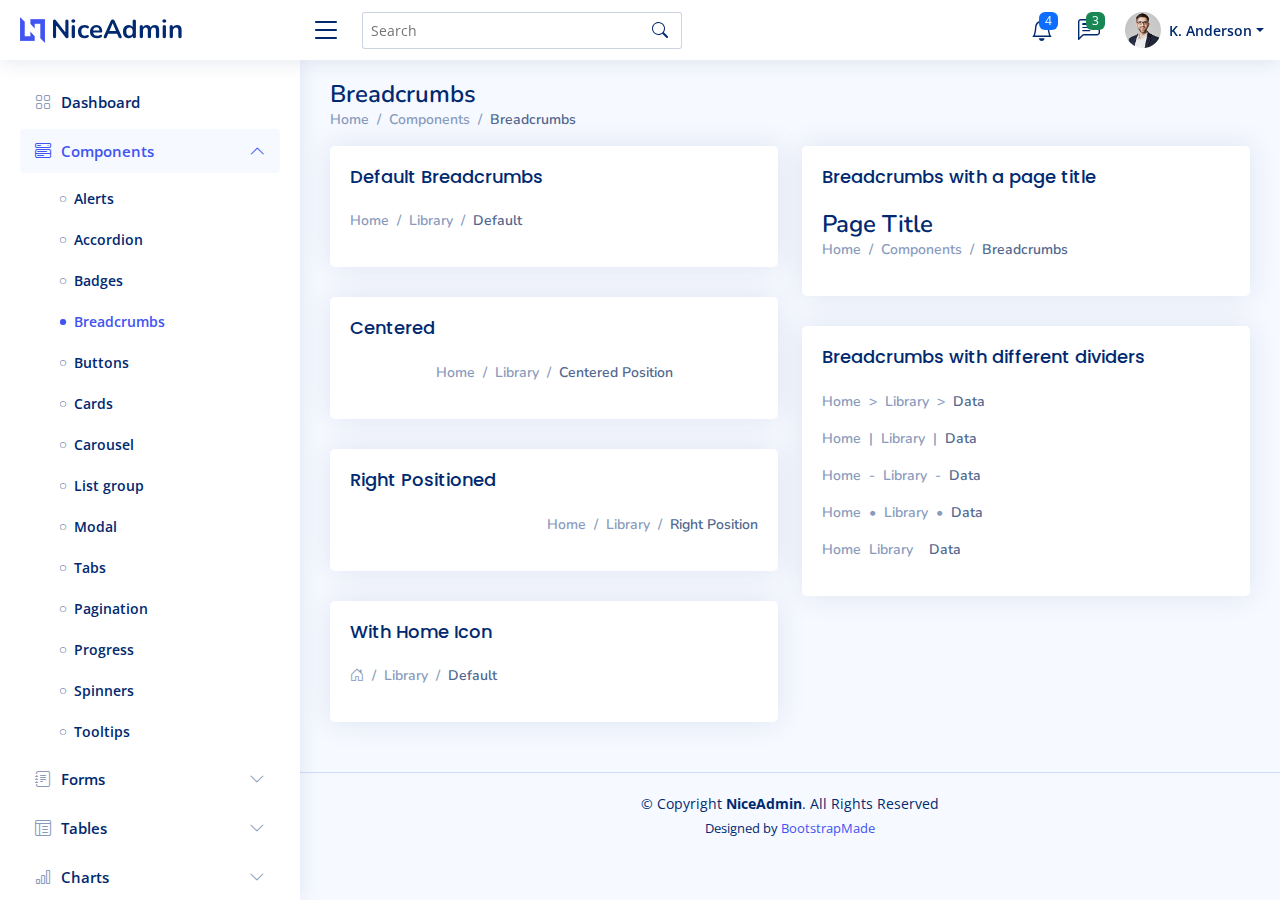
<file: NiceAdminWebAdmin-main/components-breadcrumbs.html>
<!DOCTYPE html>
<html lang="en">

<head>
  <meta charset="utf-8">
  <meta content="width=device-width, initial-scale=1.0" name="viewport">

  <title>Components / Breadcrumbs - NiceAdmin Bootstrap Template</title>
  <meta content="" name="description">
  <meta content="" name="keywords">

  <!-- Favicons -->
  <link href="assets/img/favicon.png" rel="icon">
  <link href="assets/img/apple-touch-icon.png" rel="apple-touch-icon">

  <!-- Google Fonts -->
  <link href="https://fonts.gstatic.com" rel="preconnect">
  <link href="https://fonts.googleapis.com/css?family=Open+Sans:300,300i,400,400i,600,600i,700,700i|Nunito:300,300i,400,400i,600,600i,700,700i|Poppins:300,300i,400,400i,500,500i,600,600i,700,700i" rel="stylesheet">

  <!-- Vendor CSS Files -->
  <link href="assets/vendor/bootstrap/css/bootstrap.min.css" rel="stylesheet">
  <link href="assets/vendor/bootstrap-icons/bootstrap-icons.css" rel="stylesheet">
  <link href="assets/vendor/boxicons/css/boxicons.min.css" rel="stylesheet">
  <link href="assets/vendor/quill/quill.snow.css" rel="stylesheet">
  <link href="assets/vendor/quill/quill.bubble.css" rel="stylesheet">
  <link href="assets/vendor/remixicon/remixicon.css" rel="stylesheet">
  <link href="assets/vendor/simple-datatables/style.css" rel="stylesheet">

  <!-- Template Main CSS File -->
  <link href="assets/css/style.css" rel="stylesheet">

  <!-- =======================================================
  * Template Name: NiceAdmin
  * Updated: Sep 18 2023 with Bootstrap v5.3.2
  * Template URL: https://bootstrapmade.com/nice-admin-bootstrap-admin-html-template/
  * Author: BootstrapMade.com
  * License: https://bootstrapmade.com/license/
  ======================================================== -->
</head>

<body>

  <!-- ======= Header ======= -->
  <header id="header" class="header fixed-top d-flex align-items-center">

    <div class="d-flex align-items-center justify-content-between">
      <a href="index.html" class="logo d-flex align-items-center">
        <img src="assets/img/logo.png" alt="">
        <span class="d-none d-lg-block">NiceAdmin</span>
      </a>
      <i class="bi bi-list toggle-sidebar-btn"></i>
    </div><!-- End Logo -->

    <div class="search-bar">
      <form class="search-form d-flex align-items-center" method="POST" action="#">
        <input type="text" name="query" placeholder="Search" title="Enter search keyword">
        <button type="submit" title="Search"><i class="bi bi-search"></i></button>
      </form>
    </div><!-- End Search Bar -->

    <nav class="header-nav ms-auto">
      <ul class="d-flex align-items-center">

        <li class="nav-item d-block d-lg-none">
          <a class="nav-link nav-icon search-bar-toggle " href="#">
            <i class="bi bi-search"></i>
          </a>
        </li><!-- End Search Icon-->

        <li class="nav-item dropdown">

          <a class="nav-link nav-icon" href="#" data-bs-toggle="dropdown">
            <i class="bi bi-bell"></i>
            <span class="badge bg-primary badge-number">4</span>
          </a><!-- End Notification Icon -->

          <ul class="dropdown-menu dropdown-menu-end dropdown-menu-arrow notifications">
            <li class="dropdown-header">
              You have 4 new notifications
              <a href="#"><span class="badge rounded-pill bg-primary p-2 ms-2">View all</span></a>
            </li>
            <li>
              <hr class="dropdown-divider">
            </li>

            <li class="notification-item">
              <i class="bi bi-exclamation-circle text-warning"></i>
              <div>
                <h4>Lorem Ipsum</h4>
                <p>Quae dolorem earum veritatis oditseno</p>
                <p>30 min. ago</p>
              </div>
            </li>

            <li>
              <hr class="dropdown-divider">
            </li>

            <li class="notification-item">
              <i class="bi bi-x-circle text-danger"></i>
              <div>
                <h4>Atque rerum nesciunt</h4>
                <p>Quae dolorem earum veritatis oditseno</p>
                <p>1 hr. ago</p>
              </div>
            </li>

            <li>
              <hr class="dropdown-divider">
            </li>

            <li class="notification-item">
              <i class="bi bi-check-circle text-success"></i>
              <div>
                <h4>Sit rerum fuga</h4>
                <p>Quae dolorem earum veritatis oditseno</p>
                <p>2 hrs. ago</p>
              </div>
            </li>

            <li>
              <hr class="dropdown-divider">
            </li>

            <li class="notification-item">
              <i class="bi bi-info-circle text-primary"></i>
              <div>
                <h4>Dicta reprehenderit</h4>
                <p>Quae dolorem earum veritatis oditseno</p>
                <p>4 hrs. ago</p>
              </div>
            </li>

            <li>
              <hr class="dropdown-divider">
            </li>
            <li class="dropdown-footer">
              <a href="#">Show all notifications</a>
            </li>

          </ul><!-- End Notification Dropdown Items -->

        </li><!-- End Notification Nav -->

        <li class="nav-item dropdown">

          <a class="nav-link nav-icon" href="#" data-bs-toggle="dropdown">
            <i class="bi bi-chat-left-text"></i>
            <span class="badge bg-success badge-number">3</span>
          </a><!-- End Messages Icon -->

          <ul class="dropdown-menu dropdown-menu-end dropdown-menu-arrow messages">
            <li class="dropdown-header">
              You have 3 new messages
              <a href="#"><span class="badge rounded-pill bg-primary p-2 ms-2">View all</span></a>
            </li>
            <li>
              <hr class="dropdown-divider">
            </li>

            <li class="message-item">
              <a href="#">
                <img src="assets/img/messages-1.jpg" alt="" class="rounded-circle">
                <div>
                  <h4>Maria Hudson</h4>
                  <p>Velit asperiores et ducimus soluta repudiandae labore officia est ut...</p>
                  <p>4 hrs. ago</p>
                </div>
              </a>
            </li>
            <li>
              <hr class="dropdown-divider">
            </li>

            <li class="message-item">
              <a href="#">
                <img src="assets/img/messages-2.jpg" alt="" class="rounded-circle">
                <div>
                  <h4>Anna Nelson</h4>
                  <p>Velit asperiores et ducimus soluta repudiandae labore officia est ut...</p>
                  <p>6 hrs. ago</p>
                </div>
              </a>
            </li>
            <li>
              <hr class="dropdown-divider">
            </li>

            <li class="message-item">
              <a href="#">
                <img src="assets/img/messages-3.jpg" alt="" class="rounded-circle">
                <div>
                  <h4>David Muldon</h4>
                  <p>Velit asperiores et ducimus soluta repudiandae labore officia est ut...</p>
                  <p>8 hrs. ago</p>
                </div>
              </a>
            </li>
            <li>
              <hr class="dropdown-divider">
            </li>

            <li class="dropdown-footer">
              <a href="#">Show all messages</a>
            </li>

          </ul><!-- End Messages Dropdown Items -->

        </li><!-- End Messages Nav -->

        <li class="nav-item dropdown pe-3">

          <a class="nav-link nav-profile d-flex align-items-center pe-0" href="#" data-bs-toggle="dropdown">
            <img src="assets/img/profile-img.jpg" alt="Profile" class="rounded-circle">
            <span class="d-none d-md-block dropdown-toggle ps-2">K. Anderson</span>
          </a><!-- End Profile Iamge Icon -->

          <ul class="dropdown-menu dropdown-menu-end dropdown-menu-arrow profile">
            <li class="dropdown-header">
              <h6>Kevin Anderson</h6>
              <span>Web Designer</span>
            </li>
            <li>
              <hr class="dropdown-divider">
            </li>

            <li>
              <a class="dropdown-item d-flex align-items-center" href="users-profile.html">
                <i class="bi bi-person"></i>
                <span>My Profile</span>
              </a>
            </li>
            <li>
              <hr class="dropdown-divider">
            </li>

            <li>
              <a class="dropdown-item d-flex align-items-center" href="users-profile.html">
                <i class="bi bi-gear"></i>
                <span>Account Settings</span>
              </a>
            </li>
            <li>
              <hr class="dropdown-divider">
            </li>

            <li>
              <a class="dropdown-item d-flex align-items-center" href="pages-faq.html">
                <i class="bi bi-question-circle"></i>
                <span>Need Help?</span>
              </a>
            </li>
            <li>
              <hr class="dropdown-divider">
            </li>

            <li>
              <a class="dropdown-item d-flex align-items-center" href="#">
                <i class="bi bi-box-arrow-right"></i>
                <span>Sign Out</span>
              </a>
            </li>

          </ul><!-- End Profile Dropdown Items -->
        </li><!-- End Profile Nav -->

      </ul>
    </nav><!-- End Icons Navigation -->

  </header><!-- End Header -->

  <!-- ======= Sidebar ======= -->
  <aside id="sidebar" class="sidebar">

    <ul class="sidebar-nav" id="sidebar-nav">

      <li class="nav-item">
        <a class="nav-link collapsed" href="index.html">
          <i class="bi bi-grid"></i>
          <span>Dashboard</span>
        </a>
      </li><!-- End Dashboard Nav -->

      <li class="nav-item">
        <a class="nav-link " data-bs-target="#components-nav" data-bs-toggle="collapse" href="#">
          <i class="bi bi-menu-button-wide"></i><span>Components</span><i class="bi bi-chevron-down ms-auto"></i>
        </a>
        <ul id="components-nav" class="nav-content collapse show" data-bs-parent="#sidebar-nav">
          <li>
            <a href="components-alerts.html">
              <i class="bi bi-circle"></i><span>Alerts</span>
            </a>
          </li>
          <li>
            <a href="components-accordion.html">
              <i class="bi bi-circle"></i><span>Accordion</span>
            </a>
          </li>
          <li>
            <a href="components-badges.html">
              <i class="bi bi-circle"></i><span>Badges</span>
            </a>
          </li>
          <li>
            <a href="components-breadcrumbs.html" class="active">
              <i class="bi bi-circle"></i><span>Breadcrumbs</span>
            </a>
          </li>
          <li>
            <a href="components-buttons.html">
              <i class="bi bi-circle"></i><span>Buttons</span>
            </a>
          </li>
          <li>
            <a href="components-cards.html">
              <i class="bi bi-circle"></i><span>Cards</span>
            </a>
          </li>
          <li>
            <a href="components-carousel.html">
              <i class="bi bi-circle"></i><span>Carousel</span>
            </a>
          </li>
          <li>
            <a href="components-list-group.html">
              <i class="bi bi-circle"></i><span>List group</span>
            </a>
          </li>
          <li>
            <a href="components-modal.html">
              <i class="bi bi-circle"></i><span>Modal</span>
            </a>
          </li>
          <li>
            <a href="components-tabs.html">
              <i class="bi bi-circle"></i><span>Tabs</span>
            </a>
          </li>
          <li>
            <a href="components-pagination.html">
              <i class="bi bi-circle"></i><span>Pagination</span>
            </a>
          </li>
          <li>
            <a href="components-progress.html">
              <i class="bi bi-circle"></i><span>Progress</span>
            </a>
          </li>
          <li>
            <a href="components-spinners.html">
              <i class="bi bi-circle"></i><span>Spinners</span>
            </a>
          </li>
          <li>
            <a href="components-tooltips.html">
              <i class="bi bi-circle"></i><span>Tooltips</span>
            </a>
          </li>
        </ul>
      </li><!-- End Components Nav -->

      <li class="nav-item">
        <a class="nav-link collapsed" data-bs-target="#forms-nav" data-bs-toggle="collapse" href="#">
          <i class="bi bi-journal-text"></i><span>Forms</span><i class="bi bi-chevron-down ms-auto"></i>
        </a>
        <ul id="forms-nav" class="nav-content collapse " data-bs-parent="#sidebar-nav">
          <li>
            <a href="forms-elements.html">
              <i class="bi bi-circle"></i><span>Form Elements</span>
            </a>
          </li>
          <li>
            <a href="forms-layouts.html">
              <i class="bi bi-circle"></i><span>Form Layouts</span>
            </a>
          </li>
          <li>
            <a href="forms-editors.html">
              <i class="bi bi-circle"></i><span>Form Editors</span>
            </a>
          </li>
          <li>
            <a href="forms-validation.html">
              <i class="bi bi-circle"></i><span>Form Validation</span>
            </a>
          </li>
        </ul>
      </li><!-- End Forms Nav -->

      <li class="nav-item">
        <a class="nav-link collapsed" data-bs-target="#tables-nav" data-bs-toggle="collapse" href="#">
          <i class="bi bi-layout-text-window-reverse"></i><span>Tables</span><i class="bi bi-chevron-down ms-auto"></i>
        </a>
        <ul id="tables-nav" class="nav-content collapse " data-bs-parent="#sidebar-nav">
          <li>
            <a href="tables-general.html">
              <i class="bi bi-circle"></i><span>General Tables</span>
            </a>
          </li>
          <li>
            <a href="tables-data.html">
              <i class="bi bi-circle"></i><span>Data Tables</span>
            </a>
          </li>
        </ul>
      </li><!-- End Tables Nav -->

      <li class="nav-item">
        <a class="nav-link collapsed" data-bs-target="#charts-nav" data-bs-toggle="collapse" href="#">
          <i class="bi bi-bar-chart"></i><span>Charts</span><i class="bi bi-chevron-down ms-auto"></i>
        </a>
        <ul id="charts-nav" class="nav-content collapse " data-bs-parent="#sidebar-nav">
          <li>
            <a href="charts-chartjs.html">
              <i class="bi bi-circle"></i><span>Chart.js</span>
            </a>
          </li>
          <li>
            <a href="charts-apexcharts.html">
              <i class="bi bi-circle"></i><span>ApexCharts</span>
            </a>
          </li>
          <li>
            <a href="charts-echarts.html">
              <i class="bi bi-circle"></i><span>ECharts</span>
            </a>
          </li>
        </ul>
      </li><!-- End Charts Nav -->

      <li class="nav-item">
        <a class="nav-link collapsed" data-bs-target="#icons-nav" data-bs-toggle="collapse" href="#">
          <i class="bi bi-gem"></i><span>Icons</span><i class="bi bi-chevron-down ms-auto"></i>
        </a>
        <ul id="icons-nav" class="nav-content collapse " data-bs-parent="#sidebar-nav">
          <li>
            <a href="icons-bootstrap.html">
              <i class="bi bi-circle"></i><span>Bootstrap Icons</span>
            </a>
          </li>
          <li>
            <a href="icons-remix.html">
              <i class="bi bi-circle"></i><span>Remix Icons</span>
            </a>
          </li>
          <li>
            <a href="icons-boxicons.html">
              <i class="bi bi-circle"></i><span>Boxicons</span>
            </a>
          </li>
        </ul>
      </li><!-- End Icons Nav -->

      <li class="nav-heading">Pages</li>

      <li class="nav-item">
        <a class="nav-link collapsed" href="users-profile.html">
          <i class="bi bi-person"></i>
          <span>Profile</span>
        </a>
      </li><!-- End Profile Page Nav -->

      <li class="nav-item">
        <a class="nav-link collapsed" href="pages-faq.html">
          <i class="bi bi-question-circle"></i>
          <span>F.A.Q</span>
        </a>
      </li><!-- End F.A.Q Page Nav -->

      <li class="nav-item">
        <a class="nav-link collapsed" href="pages-contact.html">
          <i class="bi bi-envelope"></i>
          <span>Contact</span>
        </a>
      </li><!-- End Contact Page Nav -->

      <li class="nav-item">
        <a class="nav-link collapsed" href="pages-register.html">
          <i class="bi bi-card-list"></i>
          <span>Register</span>
        </a>
      </li><!-- End Register Page Nav -->

      <li class="nav-item">
        <a class="nav-link collapsed" href="pages-login.html">
          <i class="bi bi-box-arrow-in-right"></i>
          <span>Login</span>
        </a>
      </li><!-- End Login Page Nav -->

      <li class="nav-item">
        <a class="nav-link collapsed" href="pages-error-404.html">
          <i class="bi bi-dash-circle"></i>
          <span>Error 404</span>
        </a>
      </li><!-- End Error 404 Page Nav -->

      <li class="nav-item">
        <a class="nav-link collapsed" href="pages-blank.html">
          <i class="bi bi-file-earmark"></i>
          <span>Blank</span>
        </a>
      </li><!-- End Blank Page Nav -->

    </ul>

  </aside><!-- End Sidebar-->

  <main id="main" class="main">

    <div class="pagetitle">
      <h1>Breadcrumbs</h1>
      <nav>
        <ol class="breadcrumb">
          <li class="breadcrumb-item"><a href="index.html">Home</a></li>
          <li class="breadcrumb-item">Components</li>
          <li class="breadcrumb-item active">Breadcrumbs</li>
        </ol>
      </nav>
    </div><!-- End Page Title -->

    <section class="section">
      <div class="row">
        <div class="col-lg-6">

          <div class="card">
            <div class="card-body">
              <h5 class="card-title">Default Breadcrumbs</h5>

              <nav>
                <ol class="breadcrumb">
                  <li class="breadcrumb-item"><a href="index.html">Home</a></li>
                  <li class="breadcrumb-item"><a href="#">Library</a></li>
                  <li class="breadcrumb-item active">Default</li>
                </ol>
              </nav>
            </div>
          </div>

          <div class="card">
            <div class="card-body">
              <h5 class="card-title">Centered</h5>

              <nav class="d-flex justify-content-center">
                <ol class="breadcrumb">
                  <li class="breadcrumb-item"><a href="index.html">Home</a></li>
                  <li class="breadcrumb-item"><a href="#">Library</a></li>
                  <li class="breadcrumb-item active">Centered Position</li>
                </ol>
              </nav>
            </div>
          </div>

          <div class="card">
            <div class="card-body">
              <h5 class="card-title">Right Positioned</h5>

              <nav class="d-flex justify-content-end">
                <ol class="breadcrumb">
                  <li class="breadcrumb-item"><a href="index.html">Home</a></li>
                  <li class="breadcrumb-item"><a href="#">Library</a></li>
                  <li class="breadcrumb-item active">Right Position</li>
                </ol>
              </nav>
            </div>
          </div>

          <div class="card">
            <div class="card-body">
              <h5 class="card-title">With Home Icon</h5>

              <nav>
                <ol class="breadcrumb">
                  <li class="breadcrumb-item"><a href="index.html"><i class="bi bi-house-door"></i></a></li>
                  <li class="breadcrumb-item"><a href="#">Library</a></li>
                  <li class="breadcrumb-item active">Default</li>
                </ol>
              </nav>
            </div>
          </div>

        </div>

        <div class="col-lg-6">

          <div class="card">
            <div class="card-body">
              <h5 class="card-title">Breadcrumbs with a page title</h5>

              <div class="pagetitle">
                <h1>Page Title</h1>
                <nav>
                  <ol class="breadcrumb">
                    <li class="breadcrumb-item"><a href="index.html">Home</a></li>
                    <li class="breadcrumb-item">Components</li>
                    <li class="breadcrumb-item active">Breadcrumbs</li>
                  </ol>
                </nav>
              </div><!-- End Breadcrumbs with a page title -->

            </div>
          </div>

          <div class="card">
            <div class="card-body">
              <h5 class="card-title">Breadcrumbs with different dividers</h5>

              <nav style="--bs-breadcrumb-divider: '>';">
                <ol class="breadcrumb">
                  <li class="breadcrumb-item"><a href="index.html">Home</a></li>
                  <li class="breadcrumb-item"><a href="#">Library</a></li>
                  <li class="breadcrumb-item active">Data</li>
                </ol>
              </nav>

              <nav style="--bs-breadcrumb-divider: '|';">
                <ol class="breadcrumb">
                  <li class="breadcrumb-item"><a href="index.html">Home</a></li>
                  <li class="breadcrumb-item"><a href="#">Library</a></li>
                  <li class="breadcrumb-item active">Data</li>
                </ol>
              </nav>

              <nav style="--bs-breadcrumb-divider: '-';">
                <ol class="breadcrumb">
                  <li class="breadcrumb-item"><a href="index.html">Home</a></li>
                  <li class="breadcrumb-item"><a href="#">Library</a></li>
                  <li class="breadcrumb-item active">Data</li>
                </ol>
              </nav>

              <nav style="--bs-breadcrumb-divider: '•';">
                <ol class="breadcrumb">
                  <li class="breadcrumb-item"><a href="index.html">Home</a></li>
                  <li class="breadcrumb-item"><a href="#">Library</a></li>
                  <li class="breadcrumb-item active">Data</li>
                </ol>
              </nav>

              <nav style="--bs-breadcrumb-divider: '';">
                <ol class="breadcrumb">
                  <li class="breadcrumb-item"><a href="index.html">Home</a></li>
                  <li class="breadcrumb-item"><a href="#">Library</a></li>
                  <li class="breadcrumb-item active">Data</li>
                </ol>
              </nav>

            </div>
          </div>

        </div>
      </div>
    </section>

  </main><!-- End #main -->

  <!-- ======= Footer ======= -->
  <footer id="footer" class="footer">
    <div class="copyright">
      &copy; Copyright <strong><span>NiceAdmin</span></strong>. All Rights Reserved
    </div>
    <div class="credits">
      <!-- All the links in the footer should remain intact. -->
      <!-- You can delete the links only if you purchased the pro version. -->
      <!-- Licensing information: https://bootstrapmade.com/license/ -->
      <!-- Purchase the pro version with working PHP/AJAX contact form: https://bootstrapmade.com/nice-admin-bootstrap-admin-html-template/ -->
      Designed by <a href="https://bootstrapmade.com/">BootstrapMade</a>
    </div>
  </footer><!-- End Footer -->

  <a href="#" class="back-to-top d-flex align-items-center justify-content-center"><i class="bi bi-arrow-up-short"></i></a>

  <!-- Vendor JS Files -->
  <script src="assets/vendor/apexcharts/apexcharts.min.js"></script>
  <script src="assets/vendor/bootstrap/js/bootstrap.bundle.min.js"></script>
  <script src="assets/vendor/chart.js/chart.umd.js"></script>
  <script src="assets/vendor/echarts/echarts.min.js"></script>
  <script src="assets/vendor/quill/quill.min.js"></script>
  <script src="assets/vendor/simple-datatables/simple-datatables.js"></script>
  <script src="assets/vendor/tinymce/tinymce.min.js"></script>
  <script src="assets/vendor/php-email-form/validate.js"></script>

  <!-- Template Main JS File -->
  <script src="assets/js/main.js"></script>

</body>

</html>
</file>
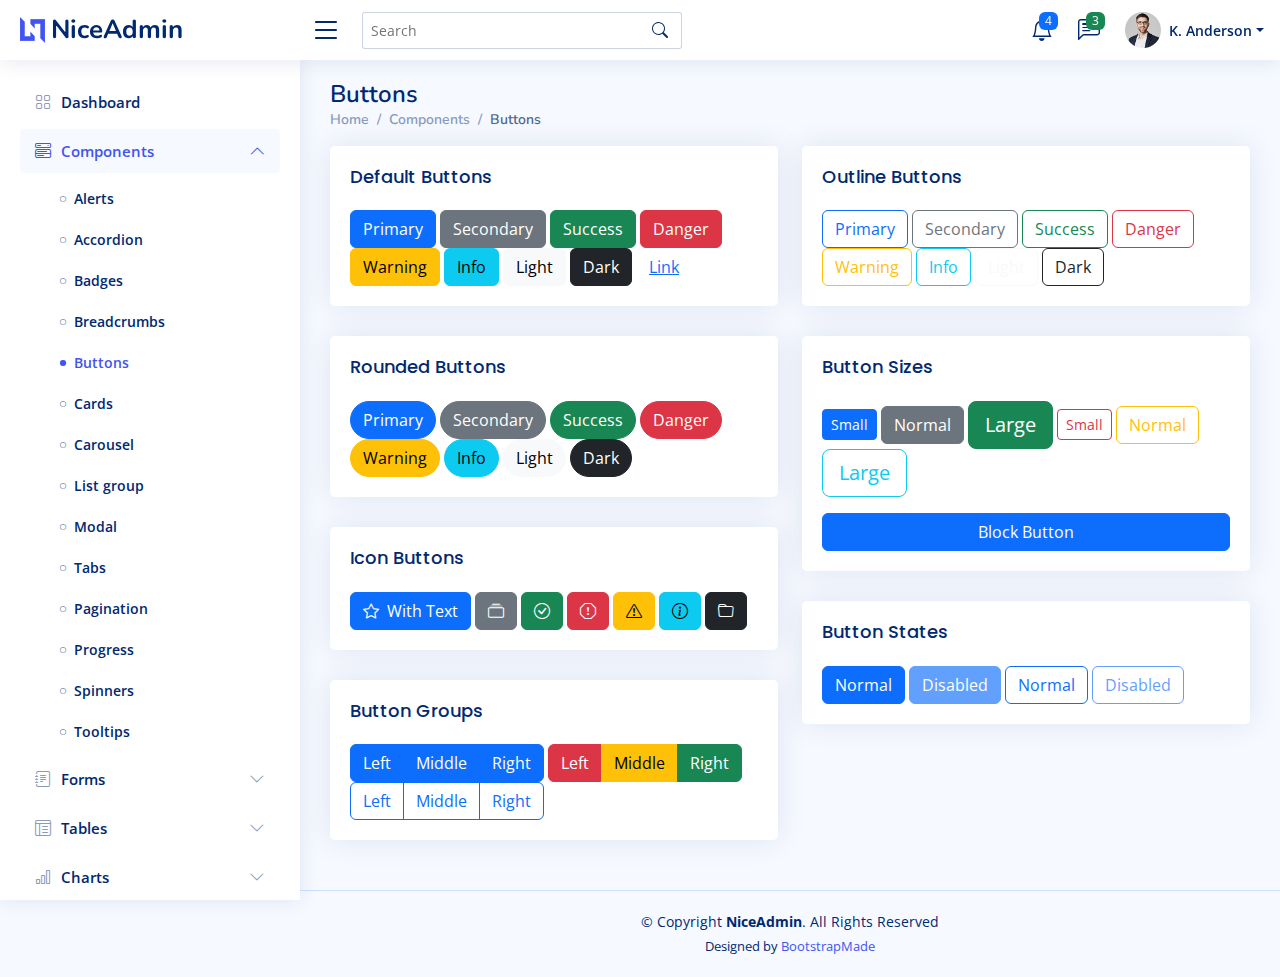
<file: NiceAdminWebAdmin-main/components-buttons.html>
<!DOCTYPE html>
<html lang="en">

<head>
  <meta charset="utf-8">
  <meta content="width=device-width, initial-scale=1.0" name="viewport">

  <title>Components / Buttons - NiceAdmin Bootstrap Template</title>
  <meta content="" name="description">
  <meta content="" name="keywords">

  <!-- Favicons -->
  <link href="assets/img/favicon.png" rel="icon">
  <link href="assets/img/apple-touch-icon.png" rel="apple-touch-icon">

  <!-- Google Fonts -->
  <link href="https://fonts.gstatic.com" rel="preconnect">
  <link href="https://fonts.googleapis.com/css?family=Open+Sans:300,300i,400,400i,600,600i,700,700i|Nunito:300,300i,400,400i,600,600i,700,700i|Poppins:300,300i,400,400i,500,500i,600,600i,700,700i" rel="stylesheet">

  <!-- Vendor CSS Files -->
  <link href="assets/vendor/bootstrap/css/bootstrap.min.css" rel="stylesheet">
  <link href="assets/vendor/bootstrap-icons/bootstrap-icons.css" rel="stylesheet">
  <link href="assets/vendor/boxicons/css/boxicons.min.css" rel="stylesheet">
  <link href="assets/vendor/quill/quill.snow.css" rel="stylesheet">
  <link href="assets/vendor/quill/quill.bubble.css" rel="stylesheet">
  <link href="assets/vendor/remixicon/remixicon.css" rel="stylesheet">
  <link href="assets/vendor/simple-datatables/style.css" rel="stylesheet">

  <!-- Template Main CSS File -->
  <link href="assets/css/style.css" rel="stylesheet">

  <!-- =======================================================
  * Template Name: NiceAdmin
  * Updated: Sep 18 2023 with Bootstrap v5.3.2
  * Template URL: https://bootstrapmade.com/nice-admin-bootstrap-admin-html-template/
  * Author: BootstrapMade.com
  * License: https://bootstrapmade.com/license/
  ======================================================== -->
</head>

<body>

  <!-- ======= Header ======= -->
  <header id="header" class="header fixed-top d-flex align-items-center">

    <div class="d-flex align-items-center justify-content-between">
      <a href="index.html" class="logo d-flex align-items-center">
        <img src="assets/img/logo.png" alt="">
        <span class="d-none d-lg-block">NiceAdmin</span>
      </a>
      <i class="bi bi-list toggle-sidebar-btn"></i>
    </div><!-- End Logo -->

    <div class="search-bar">
      <form class="search-form d-flex align-items-center" method="POST" action="#">
        <input type="text" name="query" placeholder="Search" title="Enter search keyword">
        <button type="submit" title="Search"><i class="bi bi-search"></i></button>
      </form>
    </div><!-- End Search Bar -->

    <nav class="header-nav ms-auto">
      <ul class="d-flex align-items-center">

        <li class="nav-item d-block d-lg-none">
          <a class="nav-link nav-icon search-bar-toggle " href="#">
            <i class="bi bi-search"></i>
          </a>
        </li><!-- End Search Icon-->

        <li class="nav-item dropdown">

          <a class="nav-link nav-icon" href="#" data-bs-toggle="dropdown">
            <i class="bi bi-bell"></i>
            <span class="badge bg-primary badge-number">4</span>
          </a><!-- End Notification Icon -->

          <ul class="dropdown-menu dropdown-menu-end dropdown-menu-arrow notifications">
            <li class="dropdown-header">
              You have 4 new notifications
              <a href="#"><span class="badge rounded-pill bg-primary p-2 ms-2">View all</span></a>
            </li>
            <li>
              <hr class="dropdown-divider">
            </li>

            <li class="notification-item">
              <i class="bi bi-exclamation-circle text-warning"></i>
              <div>
                <h4>Lorem Ipsum</h4>
                <p>Quae dolorem earum veritatis oditseno</p>
                <p>30 min. ago</p>
              </div>
            </li>

            <li>
              <hr class="dropdown-divider">
            </li>

            <li class="notification-item">
              <i class="bi bi-x-circle text-danger"></i>
              <div>
                <h4>Atque rerum nesciunt</h4>
                <p>Quae dolorem earum veritatis oditseno</p>
                <p>1 hr. ago</p>
              </div>
            </li>

            <li>
              <hr class="dropdown-divider">
            </li>

            <li class="notification-item">
              <i class="bi bi-check-circle text-success"></i>
              <div>
                <h4>Sit rerum fuga</h4>
                <p>Quae dolorem earum veritatis oditseno</p>
                <p>2 hrs. ago</p>
              </div>
            </li>

            <li>
              <hr class="dropdown-divider">
            </li>

            <li class="notification-item">
              <i class="bi bi-info-circle text-primary"></i>
              <div>
                <h4>Dicta reprehenderit</h4>
                <p>Quae dolorem earum veritatis oditseno</p>
                <p>4 hrs. ago</p>
              </div>
            </li>

            <li>
              <hr class="dropdown-divider">
            </li>
            <li class="dropdown-footer">
              <a href="#">Show all notifications</a>
            </li>

          </ul><!-- End Notification Dropdown Items -->

        </li><!-- End Notification Nav -->

        <li class="nav-item dropdown">

          <a class="nav-link nav-icon" href="#" data-bs-toggle="dropdown">
            <i class="bi bi-chat-left-text"></i>
            <span class="badge bg-success badge-number">3</span>
          </a><!-- End Messages Icon -->

          <ul class="dropdown-menu dropdown-menu-end dropdown-menu-arrow messages">
            <li class="dropdown-header">
              You have 3 new messages
              <a href="#"><span class="badge rounded-pill bg-primary p-2 ms-2">View all</span></a>
            </li>
            <li>
              <hr class="dropdown-divider">
            </li>

            <li class="message-item">
              <a href="#">
                <img src="assets/img/messages-1.jpg" alt="" class="rounded-circle">
                <div>
                  <h4>Maria Hudson</h4>
                  <p>Velit asperiores et ducimus soluta repudiandae labore officia est ut...</p>
                  <p>4 hrs. ago</p>
                </div>
              </a>
            </li>
            <li>
              <hr class="dropdown-divider">
            </li>

            <li class="message-item">
              <a href="#">
                <img src="assets/img/messages-2.jpg" alt="" class="rounded-circle">
                <div>
                  <h4>Anna Nelson</h4>
                  <p>Velit asperiores et ducimus soluta repudiandae labore officia est ut...</p>
                  <p>6 hrs. ago</p>
                </div>
              </a>
            </li>
            <li>
              <hr class="dropdown-divider">
            </li>

            <li class="message-item">
              <a href="#">
                <img src="assets/img/messages-3.jpg" alt="" class="rounded-circle">
                <div>
                  <h4>David Muldon</h4>
                  <p>Velit asperiores et ducimus soluta repudiandae labore officia est ut...</p>
                  <p>8 hrs. ago</p>
                </div>
              </a>
            </li>
            <li>
              <hr class="dropdown-divider">
            </li>

            <li class="dropdown-footer">
              <a href="#">Show all messages</a>
            </li>

          </ul><!-- End Messages Dropdown Items -->

        </li><!-- End Messages Nav -->

        <li class="nav-item dropdown pe-3">

          <a class="nav-link nav-profile d-flex align-items-center pe-0" href="#" data-bs-toggle="dropdown">
            <img src="assets/img/profile-img.jpg" alt="Profile" class="rounded-circle">
            <span class="d-none d-md-block dropdown-toggle ps-2">K. Anderson</span>
          </a><!-- End Profile Iamge Icon -->

          <ul class="dropdown-menu dropdown-menu-end dropdown-menu-arrow profile">
            <li class="dropdown-header">
              <h6>Kevin Anderson</h6>
              <span>Web Designer</span>
            </li>
            <li>
              <hr class="dropdown-divider">
            </li>

            <li>
              <a class="dropdown-item d-flex align-items-center" href="users-profile.html">
                <i class="bi bi-person"></i>
                <span>My Profile</span>
              </a>
            </li>
            <li>
              <hr class="dropdown-divider">
            </li>

            <li>
              <a class="dropdown-item d-flex align-items-center" href="users-profile.html">
                <i class="bi bi-gear"></i>
                <span>Account Settings</span>
              </a>
            </li>
            <li>
              <hr class="dropdown-divider">
            </li>

            <li>
              <a class="dropdown-item d-flex align-items-center" href="pages-faq.html">
                <i class="bi bi-question-circle"></i>
                <span>Need Help?</span>
              </a>
            </li>
            <li>
              <hr class="dropdown-divider">
            </li>

            <li>
              <a class="dropdown-item d-flex align-items-center" href="#">
                <i class="bi bi-box-arrow-right"></i>
                <span>Sign Out</span>
              </a>
            </li>

          </ul><!-- End Profile Dropdown Items -->
        </li><!-- End Profile Nav -->

      </ul>
    </nav><!-- End Icons Navigation -->

  </header><!-- End Header -->

  <!-- ======= Sidebar ======= -->
  <aside id="sidebar" class="sidebar">

    <ul class="sidebar-nav" id="sidebar-nav">

      <li class="nav-item">
        <a class="nav-link collapsed" href="index.html">
          <i class="bi bi-grid"></i>
          <span>Dashboard</span>
        </a>
      </li><!-- End Dashboard Nav -->

      <li class="nav-item">
        <a class="nav-link " data-bs-target="#components-nav" data-bs-toggle="collapse" href="#">
          <i class="bi bi-menu-button-wide"></i><span>Components</span><i class="bi bi-chevron-down ms-auto"></i>
        </a>
        <ul id="components-nav" class="nav-content collapse show" data-bs-parent="#sidebar-nav">
          <li>
            <a href="components-alerts.html">
              <i class="bi bi-circle"></i><span>Alerts</span>
            </a>
          </li>
          <li>
            <a href="components-accordion.html">
              <i class="bi bi-circle"></i><span>Accordion</span>
            </a>
          </li>
          <li>
            <a href="components-badges.html">
              <i class="bi bi-circle"></i><span>Badges</span>
            </a>
          </li>
          <li>
            <a href="components-breadcrumbs.html">
              <i class="bi bi-circle"></i><span>Breadcrumbs</span>
            </a>
          </li>
          <li>
            <a href="components-buttons.html" class="active">
              <i class="bi bi-circle"></i><span>Buttons</span>
            </a>
          </li>
          <li>
            <a href="components-cards.html">
              <i class="bi bi-circle"></i><span>Cards</span>
            </a>
          </li>
          <li>
            <a href="components-carousel.html">
              <i class="bi bi-circle"></i><span>Carousel</span>
            </a>
          </li>
          <li>
            <a href="components-list-group.html">
              <i class="bi bi-circle"></i><span>List group</span>
            </a>
          </li>
          <li>
            <a href="components-modal.html">
              <i class="bi bi-circle"></i><span>Modal</span>
            </a>
          </li>
          <li>
            <a href="components-tabs.html">
              <i class="bi bi-circle"></i><span>Tabs</span>
            </a>
          </li>
          <li>
            <a href="components-pagination.html">
              <i class="bi bi-circle"></i><span>Pagination</span>
            </a>
          </li>
          <li>
            <a href="components-progress.html">
              <i class="bi bi-circle"></i><span>Progress</span>
            </a>
          </li>
          <li>
            <a href="components-spinners.html">
              <i class="bi bi-circle"></i><span>Spinners</span>
            </a>
          </li>
          <li>
            <a href="components-tooltips.html">
              <i class="bi bi-circle"></i><span>Tooltips</span>
            </a>
          </li>
        </ul>
      </li><!-- End Components Nav -->

      <li class="nav-item">
        <a class="nav-link collapsed" data-bs-target="#forms-nav" data-bs-toggle="collapse" href="#">
          <i class="bi bi-journal-text"></i><span>Forms</span><i class="bi bi-chevron-down ms-auto"></i>
        </a>
        <ul id="forms-nav" class="nav-content collapse " data-bs-parent="#sidebar-nav">
          <li>
            <a href="forms-elements.html">
              <i class="bi bi-circle"></i><span>Form Elements</span>
            </a>
          </li>
          <li>
            <a href="forms-layouts.html">
              <i class="bi bi-circle"></i><span>Form Layouts</span>
            </a>
          </li>
          <li>
            <a href="forms-editors.html">
              <i class="bi bi-circle"></i><span>Form Editors</span>
            </a>
          </li>
          <li>
            <a href="forms-validation.html">
              <i class="bi bi-circle"></i><span>Form Validation</span>
            </a>
          </li>
        </ul>
      </li><!-- End Forms Nav -->

      <li class="nav-item">
        <a class="nav-link collapsed" data-bs-target="#tables-nav" data-bs-toggle="collapse" href="#">
          <i class="bi bi-layout-text-window-reverse"></i><span>Tables</span><i class="bi bi-chevron-down ms-auto"></i>
        </a>
        <ul id="tables-nav" class="nav-content collapse " data-bs-parent="#sidebar-nav">
          <li>
            <a href="tables-general.html">
              <i class="bi bi-circle"></i><span>General Tables</span>
            </a>
          </li>
          <li>
            <a href="tables-data.html">
              <i class="bi bi-circle"></i><span>Data Tables</span>
            </a>
          </li>
        </ul>
      </li><!-- End Tables Nav -->

      <li class="nav-item">
        <a class="nav-link collapsed" data-bs-target="#charts-nav" data-bs-toggle="collapse" href="#">
          <i class="bi bi-bar-chart"></i><span>Charts</span><i class="bi bi-chevron-down ms-auto"></i>
        </a>
        <ul id="charts-nav" class="nav-content collapse " data-bs-parent="#sidebar-nav">
          <li>
            <a href="charts-chartjs.html">
              <i class="bi bi-circle"></i><span>Chart.js</span>
            </a>
          </li>
          <li>
            <a href="charts-apexcharts.html">
              <i class="bi bi-circle"></i><span>ApexCharts</span>
            </a>
          </li>
          <li>
            <a href="charts-echarts.html">
              <i class="bi bi-circle"></i><span>ECharts</span>
            </a>
          </li>
        </ul>
      </li><!-- End Charts Nav -->

      <li class="nav-item">
        <a class="nav-link collapsed" data-bs-target="#icons-nav" data-bs-toggle="collapse" href="#">
          <i class="bi bi-gem"></i><span>Icons</span><i class="bi bi-chevron-down ms-auto"></i>
        </a>
        <ul id="icons-nav" class="nav-content collapse " data-bs-parent="#sidebar-nav">
          <li>
            <a href="icons-bootstrap.html">
              <i class="bi bi-circle"></i><span>Bootstrap Icons</span>
            </a>
          </li>
          <li>
            <a href="icons-remix.html">
              <i class="bi bi-circle"></i><span>Remix Icons</span>
            </a>
          </li>
          <li>
            <a href="icons-boxicons.html">
              <i class="bi bi-circle"></i><span>Boxicons</span>
            </a>
          </li>
        </ul>
      </li><!-- End Icons Nav -->

      <li class="nav-heading">Pages</li>

      <li class="nav-item">
        <a class="nav-link collapsed" href="users-profile.html">
          <i class="bi bi-person"></i>
          <span>Profile</span>
        </a>
      </li><!-- End Profile Page Nav -->

      <li class="nav-item">
        <a class="nav-link collapsed" href="pages-faq.html">
          <i class="bi bi-question-circle"></i>
          <span>F.A.Q</span>
        </a>
      </li><!-- End F.A.Q Page Nav -->

      <li class="nav-item">
        <a class="nav-link collapsed" href="pages-contact.html">
          <i class="bi bi-envelope"></i>
          <span>Contact</span>
        </a>
      </li><!-- End Contact Page Nav -->

      <li class="nav-item">
        <a class="nav-link collapsed" href="pages-register.html">
          <i class="bi bi-card-list"></i>
          <span>Register</span>
        </a>
      </li><!-- End Register Page Nav -->

      <li class="nav-item">
        <a class="nav-link collapsed" href="pages-login.html">
          <i class="bi bi-box-arrow-in-right"></i>
          <span>Login</span>
        </a>
      </li><!-- End Login Page Nav -->

      <li class="nav-item">
        <a class="nav-link collapsed" href="pages-error-404.html">
          <i class="bi bi-dash-circle"></i>
          <span>Error 404</span>
        </a>
      </li><!-- End Error 404 Page Nav -->

      <li class="nav-item">
        <a class="nav-link collapsed" href="pages-blank.html">
          <i class="bi bi-file-earmark"></i>
          <span>Blank</span>
        </a>
      </li><!-- End Blank Page Nav -->

    </ul>

  </aside><!-- End Sidebar-->

  <main id="main" class="main">

    <div class="pagetitle">
      <h1>Buttons</h1>
      <nav>
        <ol class="breadcrumb">
          <li class="breadcrumb-item"><a href="index.html">Home</a></li>
          <li class="breadcrumb-item">Components</li>
          <li class="breadcrumb-item active">Buttons</li>
        </ol>
      </nav>
    </div><!-- End Page Title -->

    <section class="section">
      <div class="row">
        <div class="col-lg-6">

          <div class="card">
            <div class="card-body">
              <h5 class="card-title">Default Buttons</h5>

              <button type="button" class="btn btn-primary">Primary</button>
              <button type="button" class="btn btn-secondary">Secondary</button>
              <button type="button" class="btn btn-success">Success</button>
              <button type="button" class="btn btn-danger">Danger</button>
              <button type="button" class="btn btn-warning">Warning</button>
              <button type="button" class="btn btn-info">Info</button>
              <button type="button" class="btn btn-light">Light</button>
              <button type="button" class="btn btn-dark">Dark</button>
              <button type="button" class="btn btn-link">Link</button>
            </div>
          </div>

          <div class="card">
            <div class="card-body">
              <h5 class="card-title">Rounded Buttons</h5>

              <button type="button" class="btn btn-primary rounded-pill">Primary</button>
              <button type="button" class="btn btn-secondary rounded-pill">Secondary</button>
              <button type="button" class="btn btn-success rounded-pill">Success</button>
              <button type="button" class="btn btn-danger rounded-pill">Danger</button>
              <button type="button" class="btn btn-warning rounded-pill">Warning</button>
              <button type="button" class="btn btn-info rounded-pill">Info</button>
              <button type="button" class="btn btn-light rounded-pill">Light</button>
              <button type="button" class="btn btn-dark rounded-pill">Dark</button>
            </div>
          </div>

          <div class="card">
            <div class="card-body">
              <h5 class="card-title">Icon Buttons</h5>

              <button type="button" class="btn btn-primary"><i class="bi bi-star me-1"></i> With Text</button>
              <button type="button" class="btn btn-secondary"><i class="bi bi-collection"></i></button>
              <button type="button" class="btn btn-success"><i class="bi bi-check-circle"></i></button>
              <button type="button" class="btn btn-danger"><i class="bi bi-exclamation-octagon"></i></button>
              <button type="button" class="btn btn-warning"><i class="bi bi-exclamation-triangle"></i></button>
              <button type="button" class="btn btn-info"><i class="bi bi-info-circle"></i></button>
              <button type="button" class="btn btn-dark"><i class="bi bi-folder"></i></button>
            </div>
          </div>

          <div class="card">
            <div class="card-body">
              <h5 class="card-title">Button Groups</h5>

              <div class="btn-group" role="group" aria-label="Basic example">
                <button type="button" class="btn btn-primary">Left</button>
                <button type="button" class="btn btn-primary">Middle</button>
                <button type="button" class="btn btn-primary">Right</button>
              </div>

              <div class="btn-group" role="group" aria-label="Basic mixed styles example">
                <button type="button" class="btn btn-danger">Left</button>
                <button type="button" class="btn btn-warning">Middle</button>
                <button type="button" class="btn btn-success">Right</button>
              </div>

              <div class="btn-group" role="group" aria-label="Basic outlined example">
                <button type="button" class="btn btn-outline-primary">Left</button>
                <button type="button" class="btn btn-outline-primary">Middle</button>
                <button type="button" class="btn btn-outline-primary">Right</button>
              </div>

            </div>
          </div>

        </div>

        <div class="col-lg-6">

          <div class="card">
            <div class="card-body">
              <h5 class="card-title">Outline Buttons</h5>

              <button type="button" class="btn btn-outline-primary">Primary</button>
              <button type="button" class="btn btn-outline-secondary">Secondary</button>
              <button type="button" class="btn btn-outline-success">Success</button>
              <button type="button" class="btn btn-outline-danger">Danger</button>
              <button type="button" class="btn btn-outline-warning">Warning</button>
              <button type="button" class="btn btn-outline-info">Info</button>
              <button type="button" class="btn btn-outline-light">Light</button>
              <button type="button" class="btn btn-outline-dark">Dark</button>
            </div>
          </div>

          <div class="card">
            <div class="card-body">
              <h5 class="card-title">Button Sizes</h5>

              <button type="button" class="btn btn-primary btn-sm">Small</button>
              <button type="button" class="btn btn-secondary">Normal</button>
              <button type="button" class="btn btn-success btn-lg">Large</button>

              <button type="button" class="btn btn-outline-danger btn-sm">Small</button>
              <button type="button" class="btn btn-outline-warning">Normal</button>
              <button type="button" class="btn btn-outline-info btn-lg">Large</button>

              <div class="d-grid gap-2 mt-3">
                <button class="btn btn-primary" type="button">Block Button</button>
              </div>

            </div>
          </div>

          <div class="card">
            <div class="card-body">
              <h5 class="card-title">Button States</h5>

              <button type="button" class="btn btn-primary">Normal</button>
              <button type="button" class="btn btn-primary" disabled>Disabled</button>
              <button type="button" class="btn btn-outline-primary">Normal</button>
              <button type="button" class="btn btn-outline-primary" disabled>Disabled</button>
            </div>
          </div>

        </div>
      </div>
    </section>

  </main><!-- End #main -->

  <!-- ======= Footer ======= -->
  <footer id="footer" class="footer">
    <div class="copyright">
      &copy; Copyright <strong><span>NiceAdmin</span></strong>. All Rights Reserved
    </div>
    <div class="credits">
      <!-- All the links in the footer should remain intact. -->
      <!-- You can delete the links only if you purchased the pro version. -->
      <!-- Licensing information: https://bootstrapmade.com/license/ -->
      <!-- Purchase the pro version with working PHP/AJAX contact form: https://bootstrapmade.com/nice-admin-bootstrap-admin-html-template/ -->
      Designed by <a href="https://bootstrapmade.com/">BootstrapMade</a>
    </div>
  </footer><!-- End Footer -->

  <a href="#" class="back-to-top d-flex align-items-center justify-content-center"><i class="bi bi-arrow-up-short"></i></a>

  <!-- Vendor JS Files -->
  <script src="assets/vendor/apexcharts/apexcharts.min.js"></script>
  <script src="assets/vendor/bootstrap/js/bootstrap.bundle.min.js"></script>
  <script src="assets/vendor/chart.js/chart.umd.js"></script>
  <script src="assets/vendor/echarts/echarts.min.js"></script>
  <script src="assets/vendor/quill/quill.min.js"></script>
  <script src="assets/vendor/simple-datatables/simple-datatables.js"></script>
  <script src="assets/vendor/tinymce/tinymce.min.js"></script>
  <script src="assets/vendor/php-email-form/validate.js"></script>

  <!-- Template Main JS File -->
  <script src="assets/js/main.js"></script>

</body>

</html>
</file>
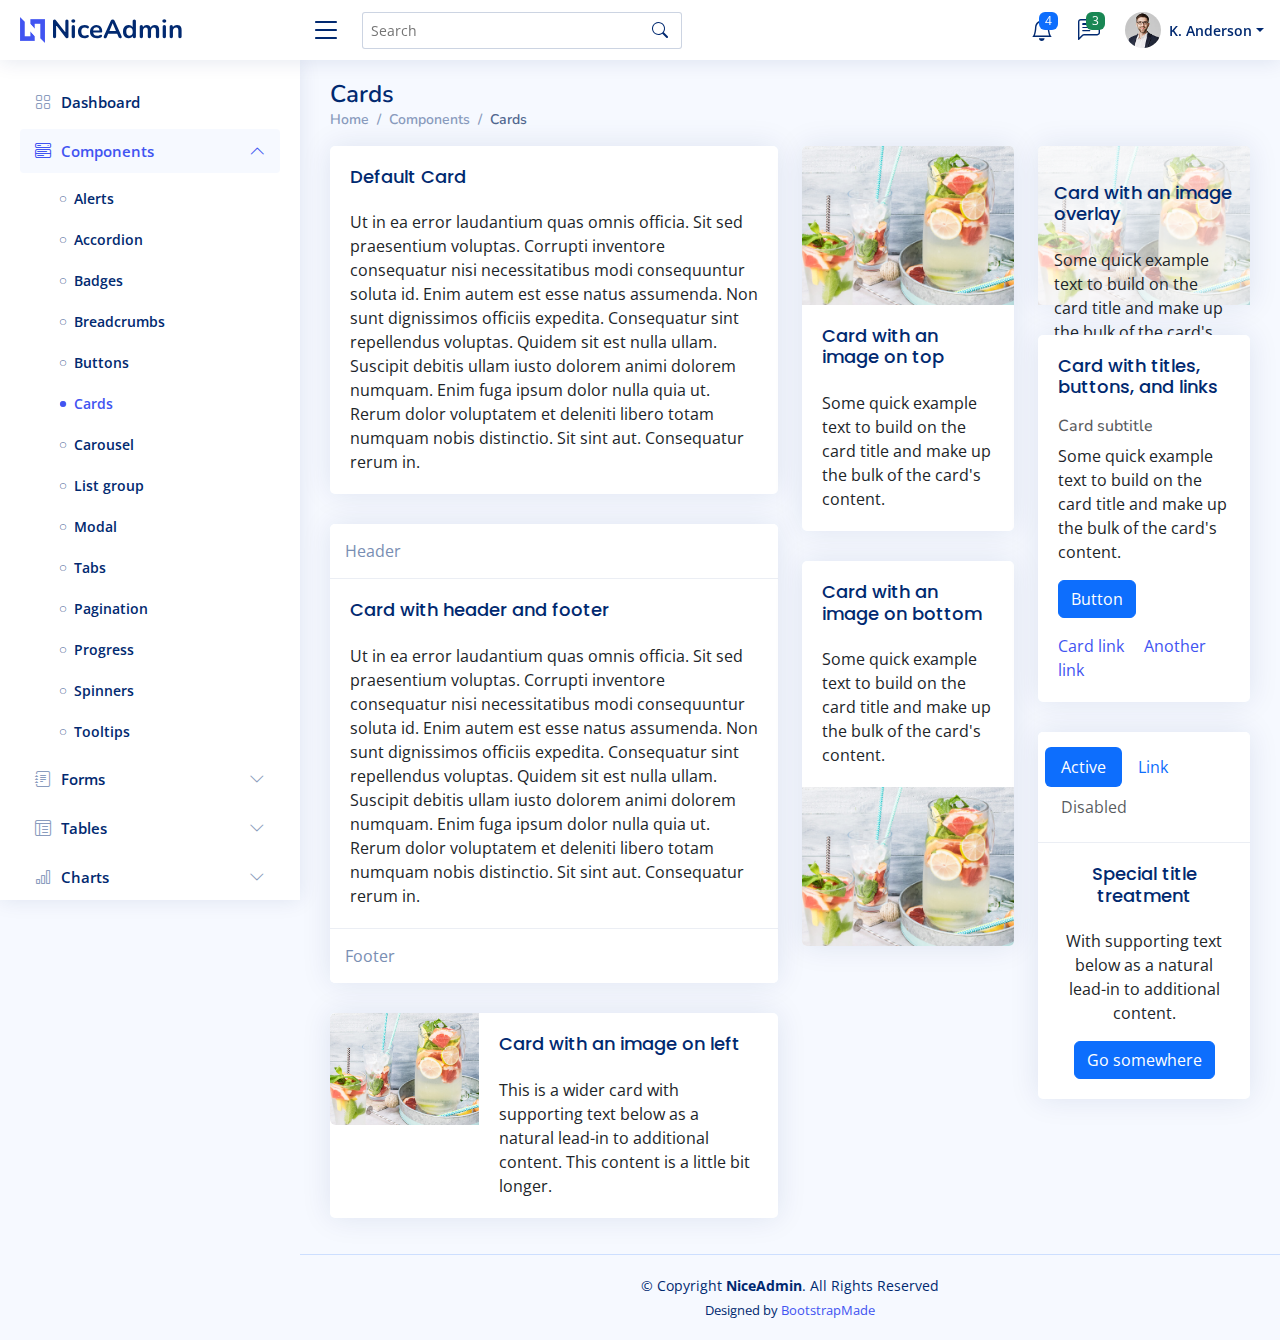
<file: NiceAdminWebAdmin-main/components-cards.html>
<!DOCTYPE html>
<html lang="en">

<head>
  <meta charset="utf-8">
  <meta content="width=device-width, initial-scale=1.0" name="viewport">

  <title>Components / Cards - NiceAdmin Bootstrap Template</title>
  <meta content="" name="description">
  <meta content="" name="keywords">

  <!-- Favicons -->
  <link href="assets/img/favicon.png" rel="icon">
  <link href="assets/img/apple-touch-icon.png" rel="apple-touch-icon">

  <!-- Google Fonts -->
  <link href="https://fonts.gstatic.com" rel="preconnect">
  <link href="https://fonts.googleapis.com/css?family=Open+Sans:300,300i,400,400i,600,600i,700,700i|Nunito:300,300i,400,400i,600,600i,700,700i|Poppins:300,300i,400,400i,500,500i,600,600i,700,700i" rel="stylesheet">

  <!-- Vendor CSS Files -->
  <link href="assets/vendor/bootstrap/css/bootstrap.min.css" rel="stylesheet">
  <link href="assets/vendor/bootstrap-icons/bootstrap-icons.css" rel="stylesheet">
  <link href="assets/vendor/boxicons/css/boxicons.min.css" rel="stylesheet">
  <link href="assets/vendor/quill/quill.snow.css" rel="stylesheet">
  <link href="assets/vendor/quill/quill.bubble.css" rel="stylesheet">
  <link href="assets/vendor/remixicon/remixicon.css" rel="stylesheet">
  <link href="assets/vendor/simple-datatables/style.css" rel="stylesheet">

  <!-- Template Main CSS File -->
  <link href="assets/css/style.css" rel="stylesheet">

  <!-- =======================================================
  * Template Name: NiceAdmin
  * Updated: Sep 18 2023 with Bootstrap v5.3.2
  * Template URL: https://bootstrapmade.com/nice-admin-bootstrap-admin-html-template/
  * Author: BootstrapMade.com
  * License: https://bootstrapmade.com/license/
  ======================================================== -->
</head>

<body>

  <!-- ======= Header ======= -->
  <header id="header" class="header fixed-top d-flex align-items-center">

    <div class="d-flex align-items-center justify-content-between">
      <a href="index.html" class="logo d-flex align-items-center">
        <img src="assets/img/logo.png" alt="">
        <span class="d-none d-lg-block">NiceAdmin</span>
      </a>
      <i class="bi bi-list toggle-sidebar-btn"></i>
    </div><!-- End Logo -->

    <div class="search-bar">
      <form class="search-form d-flex align-items-center" method="POST" action="#">
        <input type="text" name="query" placeholder="Search" title="Enter search keyword">
        <button type="submit" title="Search"><i class="bi bi-search"></i></button>
      </form>
    </div><!-- End Search Bar -->

    <nav class="header-nav ms-auto">
      <ul class="d-flex align-items-center">

        <li class="nav-item d-block d-lg-none">
          <a class="nav-link nav-icon search-bar-toggle " href="#">
            <i class="bi bi-search"></i>
          </a>
        </li><!-- End Search Icon-->

        <li class="nav-item dropdown">

          <a class="nav-link nav-icon" href="#" data-bs-toggle="dropdown">
            <i class="bi bi-bell"></i>
            <span class="badge bg-primary badge-number">4</span>
          </a><!-- End Notification Icon -->

          <ul class="dropdown-menu dropdown-menu-end dropdown-menu-arrow notifications">
            <li class="dropdown-header">
              You have 4 new notifications
              <a href="#"><span class="badge rounded-pill bg-primary p-2 ms-2">View all</span></a>
            </li>
            <li>
              <hr class="dropdown-divider">
            </li>

            <li class="notification-item">
              <i class="bi bi-exclamation-circle text-warning"></i>
              <div>
                <h4>Lorem Ipsum</h4>
                <p>Quae dolorem earum veritatis oditseno</p>
                <p>30 min. ago</p>
              </div>
            </li>

            <li>
              <hr class="dropdown-divider">
            </li>

            <li class="notification-item">
              <i class="bi bi-x-circle text-danger"></i>
              <div>
                <h4>Atque rerum nesciunt</h4>
                <p>Quae dolorem earum veritatis oditseno</p>
                <p>1 hr. ago</p>
              </div>
            </li>

            <li>
              <hr class="dropdown-divider">
            </li>

            <li class="notification-item">
              <i class="bi bi-check-circle text-success"></i>
              <div>
                <h4>Sit rerum fuga</h4>
                <p>Quae dolorem earum veritatis oditseno</p>
                <p>2 hrs. ago</p>
              </div>
            </li>

            <li>
              <hr class="dropdown-divider">
            </li>

            <li class="notification-item">
              <i class="bi bi-info-circle text-primary"></i>
              <div>
                <h4>Dicta reprehenderit</h4>
                <p>Quae dolorem earum veritatis oditseno</p>
                <p>4 hrs. ago</p>
              </div>
            </li>

            <li>
              <hr class="dropdown-divider">
            </li>
            <li class="dropdown-footer">
              <a href="#">Show all notifications</a>
            </li>

          </ul><!-- End Notification Dropdown Items -->

        </li><!-- End Notification Nav -->

        <li class="nav-item dropdown">

          <a class="nav-link nav-icon" href="#" data-bs-toggle="dropdown">
            <i class="bi bi-chat-left-text"></i>
            <span class="badge bg-success badge-number">3</span>
          </a><!-- End Messages Icon -->

          <ul class="dropdown-menu dropdown-menu-end dropdown-menu-arrow messages">
            <li class="dropdown-header">
              You have 3 new messages
              <a href="#"><span class="badge rounded-pill bg-primary p-2 ms-2">View all</span></a>
            </li>
            <li>
              <hr class="dropdown-divider">
            </li>

            <li class="message-item">
              <a href="#">
                <img src="assets/img/messages-1.jpg" alt="" class="rounded-circle">
                <div>
                  <h4>Maria Hudson</h4>
                  <p>Velit asperiores et ducimus soluta repudiandae labore officia est ut...</p>
                  <p>4 hrs. ago</p>
                </div>
              </a>
            </li>
            <li>
              <hr class="dropdown-divider">
            </li>

            <li class="message-item">
              <a href="#">
                <img src="assets/img/messages-2.jpg" alt="" class="rounded-circle">
                <div>
                  <h4>Anna Nelson</h4>
                  <p>Velit asperiores et ducimus soluta repudiandae labore officia est ut...</p>
                  <p>6 hrs. ago</p>
                </div>
              </a>
            </li>
            <li>
              <hr class="dropdown-divider">
            </li>

            <li class="message-item">
              <a href="#">
                <img src="assets/img/messages-3.jpg" alt="" class="rounded-circle">
                <div>
                  <h4>David Muldon</h4>
                  <p>Velit asperiores et ducimus soluta repudiandae labore officia est ut...</p>
                  <p>8 hrs. ago</p>
                </div>
              </a>
            </li>
            <li>
              <hr class="dropdown-divider">
            </li>

            <li class="dropdown-footer">
              <a href="#">Show all messages</a>
            </li>

          </ul><!-- End Messages Dropdown Items -->

        </li><!-- End Messages Nav -->

        <li class="nav-item dropdown pe-3">

          <a class="nav-link nav-profile d-flex align-items-center pe-0" href="#" data-bs-toggle="dropdown">
            <img src="assets/img/profile-img.jpg" alt="Profile" class="rounded-circle">
            <span class="d-none d-md-block dropdown-toggle ps-2">K. Anderson</span>
          </a><!-- End Profile Iamge Icon -->

          <ul class="dropdown-menu dropdown-menu-end dropdown-menu-arrow profile">
            <li class="dropdown-header">
              <h6>Kevin Anderson</h6>
              <span>Web Designer</span>
            </li>
            <li>
              <hr class="dropdown-divider">
            </li>

            <li>
              <a class="dropdown-item d-flex align-items-center" href="users-profile.html">
                <i class="bi bi-person"></i>
                <span>My Profile</span>
              </a>
            </li>
            <li>
              <hr class="dropdown-divider">
            </li>

            <li>
              <a class="dropdown-item d-flex align-items-center" href="users-profile.html">
                <i class="bi bi-gear"></i>
                <span>Account Settings</span>
              </a>
            </li>
            <li>
              <hr class="dropdown-divider">
            </li>

            <li>
              <a class="dropdown-item d-flex align-items-center" href="pages-faq.html">
                <i class="bi bi-question-circle"></i>
                <span>Need Help?</span>
              </a>
            </li>
            <li>
              <hr class="dropdown-divider">
            </li>

            <li>
              <a class="dropdown-item d-flex align-items-center" href="#">
                <i class="bi bi-box-arrow-right"></i>
                <span>Sign Out</span>
              </a>
            </li>

          </ul><!-- End Profile Dropdown Items -->
        </li><!-- End Profile Nav -->

      </ul>
    </nav><!-- End Icons Navigation -->

  </header><!-- End Header -->

  <!-- ======= Sidebar ======= -->
  <aside id="sidebar" class="sidebar">

    <ul class="sidebar-nav" id="sidebar-nav">

      <li class="nav-item">
        <a class="nav-link collapsed" href="index.html">
          <i class="bi bi-grid"></i>
          <span>Dashboard</span>
        </a>
      </li><!-- End Dashboard Nav -->

      <li class="nav-item">
        <a class="nav-link " data-bs-target="#components-nav" data-bs-toggle="collapse" href="#">
          <i class="bi bi-menu-button-wide"></i><span>Components</span><i class="bi bi-chevron-down ms-auto"></i>
        </a>
        <ul id="components-nav" class="nav-content collapse show" data-bs-parent="#sidebar-nav">
          <li>
            <a href="components-alerts.html">
              <i class="bi bi-circle"></i><span>Alerts</span>
            </a>
          </li>
          <li>
            <a href="components-accordion.html">
              <i class="bi bi-circle"></i><span>Accordion</span>
            </a>
          </li>
          <li>
            <a href="components-badges.html">
              <i class="bi bi-circle"></i><span>Badges</span>
            </a>
          </li>
          <li>
            <a href="components-breadcrumbs.html">
              <i class="bi bi-circle"></i><span>Breadcrumbs</span>
            </a>
          </li>
          <li>
            <a href="components-buttons.html">
              <i class="bi bi-circle"></i><span>Buttons</span>
            </a>
          </li>
          <li>
            <a href="components-cards.html" class="active">
              <i class="bi bi-circle"></i><span>Cards</span>
            </a>
          </li>
          <li>
            <a href="components-carousel.html">
              <i class="bi bi-circle"></i><span>Carousel</span>
            </a>
          </li>
          <li>
            <a href="components-list-group.html">
              <i class="bi bi-circle"></i><span>List group</span>
            </a>
          </li>
          <li>
            <a href="components-modal.html">
              <i class="bi bi-circle"></i><span>Modal</span>
            </a>
          </li>
          <li>
            <a href="components-tabs.html">
              <i class="bi bi-circle"></i><span>Tabs</span>
            </a>
          </li>
          <li>
            <a href="components-pagination.html">
              <i class="bi bi-circle"></i><span>Pagination</span>
            </a>
          </li>
          <li>
            <a href="components-progress.html">
              <i class="bi bi-circle"></i><span>Progress</span>
            </a>
          </li>
          <li>
            <a href="components-spinners.html">
              <i class="bi bi-circle"></i><span>Spinners</span>
            </a>
          </li>
          <li>
            <a href="components-tooltips.html">
              <i class="bi bi-circle"></i><span>Tooltips</span>
            </a>
          </li>
        </ul>
      </li><!-- End Components Nav -->

      <li class="nav-item">
        <a class="nav-link collapsed" data-bs-target="#forms-nav" data-bs-toggle="collapse" href="#">
          <i class="bi bi-journal-text"></i><span>Forms</span><i class="bi bi-chevron-down ms-auto"></i>
        </a>
        <ul id="forms-nav" class="nav-content collapse " data-bs-parent="#sidebar-nav">
          <li>
            <a href="forms-elements.html">
              <i class="bi bi-circle"></i><span>Form Elements</span>
            </a>
          </li>
          <li>
            <a href="forms-layouts.html">
              <i class="bi bi-circle"></i><span>Form Layouts</span>
            </a>
          </li>
          <li>
            <a href="forms-editors.html">
              <i class="bi bi-circle"></i><span>Form Editors</span>
            </a>
          </li>
          <li>
            <a href="forms-validation.html">
              <i class="bi bi-circle"></i><span>Form Validation</span>
            </a>
          </li>
        </ul>
      </li><!-- End Forms Nav -->

      <li class="nav-item">
        <a class="nav-link collapsed" data-bs-target="#tables-nav" data-bs-toggle="collapse" href="#">
          <i class="bi bi-layout-text-window-reverse"></i><span>Tables</span><i class="bi bi-chevron-down ms-auto"></i>
        </a>
        <ul id="tables-nav" class="nav-content collapse " data-bs-parent="#sidebar-nav">
          <li>
            <a href="tables-general.html">
              <i class="bi bi-circle"></i><span>General Tables</span>
            </a>
          </li>
          <li>
            <a href="tables-data.html">
              <i class="bi bi-circle"></i><span>Data Tables</span>
            </a>
          </li>
        </ul>
      </li><!-- End Tables Nav -->

      <li class="nav-item">
        <a class="nav-link collapsed" data-bs-target="#charts-nav" data-bs-toggle="collapse" href="#">
          <i class="bi bi-bar-chart"></i><span>Charts</span><i class="bi bi-chevron-down ms-auto"></i>
        </a>
        <ul id="charts-nav" class="nav-content collapse " data-bs-parent="#sidebar-nav">
          <li>
            <a href="charts-chartjs.html">
              <i class="bi bi-circle"></i><span>Chart.js</span>
            </a>
          </li>
          <li>
            <a href="charts-apexcharts.html">
              <i class="bi bi-circle"></i><span>ApexCharts</span>
            </a>
          </li>
          <li>
            <a href="charts-echarts.html">
              <i class="bi bi-circle"></i><span>ECharts</span>
            </a>
          </li>
        </ul>
      </li><!-- End Charts Nav -->

      <li class="nav-item">
        <a class="nav-link collapsed" data-bs-target="#icons-nav" data-bs-toggle="collapse" href="#">
          <i class="bi bi-gem"></i><span>Icons</span><i class="bi bi-chevron-down ms-auto"></i>
        </a>
        <ul id="icons-nav" class="nav-content collapse " data-bs-parent="#sidebar-nav">
          <li>
            <a href="icons-bootstrap.html">
              <i class="bi bi-circle"></i><span>Bootstrap Icons</span>
            </a>
          </li>
          <li>
            <a href="icons-remix.html">
              <i class="bi bi-circle"></i><span>Remix Icons</span>
            </a>
          </li>
          <li>
            <a href="icons-boxicons.html">
              <i class="bi bi-circle"></i><span>Boxicons</span>
            </a>
          </li>
        </ul>
      </li><!-- End Icons Nav -->

      <li class="nav-heading">Pages</li>

      <li class="nav-item">
        <a class="nav-link collapsed" href="users-profile.html">
          <i class="bi bi-person"></i>
          <span>Profile</span>
        </a>
      </li><!-- End Profile Page Nav -->

      <li class="nav-item">
        <a class="nav-link collapsed" href="pages-faq.html">
          <i class="bi bi-question-circle"></i>
          <span>F.A.Q</span>
        </a>
      </li><!-- End F.A.Q Page Nav -->

      <li class="nav-item">
        <a class="nav-link collapsed" href="pages-contact.html">
          <i class="bi bi-envelope"></i>
          <span>Contact</span>
        </a>
      </li><!-- End Contact Page Nav -->

      <li class="nav-item">
        <a class="nav-link collapsed" href="pages-register.html">
          <i class="bi bi-card-list"></i>
          <span>Register</span>
        </a>
      </li><!-- End Register Page Nav -->

      <li class="nav-item">
        <a class="nav-link collapsed" href="pages-login.html">
          <i class="bi bi-box-arrow-in-right"></i>
          <span>Login</span>
        </a>
      </li><!-- End Login Page Nav -->

      <li class="nav-item">
        <a class="nav-link collapsed" href="pages-error-404.html">
          <i class="bi bi-dash-circle"></i>
          <span>Error 404</span>
        </a>
      </li><!-- End Error 404 Page Nav -->

      <li class="nav-item">
        <a class="nav-link collapsed" href="pages-blank.html">
          <i class="bi bi-file-earmark"></i>
          <span>Blank</span>
        </a>
      </li><!-- End Blank Page Nav -->

    </ul>

  </aside><!-- End Sidebar-->

  <main id="main" class="main">

    <div class="pagetitle">
      <h1>Cards</h1>
      <nav>
        <ol class="breadcrumb">
          <li class="breadcrumb-item"><a href="index.html">Home</a></li>
          <li class="breadcrumb-item">Components</li>
          <li class="breadcrumb-item active">Cards</li>
        </ol>
      </nav>
    </div><!-- End Page Title -->

    <section class="section">
      <div class="row align-items-top">
        <div class="col-lg-6">

          <!-- Default Card -->
          <div class="card">
            <div class="card-body">
              <h5 class="card-title">Default Card</h5>
              Ut in ea error laudantium quas omnis officia. Sit sed praesentium voluptas. Corrupti inventore consequatur nisi necessitatibus modi consequuntur soluta id. Enim autem est esse natus assumenda. Non sunt dignissimos officiis expedita. Consequatur sint repellendus voluptas.
              Quidem sit est nulla ullam. Suscipit debitis ullam iusto dolorem animi dolorem numquam. Enim fuga ipsum dolor nulla quia ut.
              Rerum dolor voluptatem et deleniti libero totam numquam nobis distinctio. Sit sint aut. Consequatur rerum in.
            </div>
          </div><!-- End Default Card -->

          <!-- Card with header and footer -->
          <div class="card">
            <div class="card-header">Header</div>
            <div class="card-body">
              <h5 class="card-title">Card with header and footer</h5>
              Ut in ea error laudantium quas omnis officia. Sit sed praesentium voluptas. Corrupti inventore consequatur nisi necessitatibus modi consequuntur soluta id. Enim autem est esse natus assumenda. Non sunt dignissimos officiis expedita. Consequatur sint repellendus voluptas.
              Quidem sit est nulla ullam. Suscipit debitis ullam iusto dolorem animi dolorem numquam. Enim fuga ipsum dolor nulla quia ut.
              Rerum dolor voluptatem et deleniti libero totam numquam nobis distinctio. Sit sint aut. Consequatur rerum in.
            </div>
            <div class="card-footer">
              Footer
            </div>
          </div><!-- End Card with header and footer -->

          <!-- Card with an image on left -->
          <div class="card mb-3">
            <div class="row g-0">
              <div class="col-md-4">
                <img src="assets/img/card.jpg" class="img-fluid rounded-start" alt="...">
              </div>
              <div class="col-md-8">
                <div class="card-body">
                  <h5 class="card-title">Card with an image on left</h5>
                  <p class="card-text">This is a wider card with supporting text below as a natural lead-in to additional content. This content is a little bit longer.</p>
                </div>
              </div>
            </div>
          </div><!-- End Card with an image on left -->

        </div>

        <div class="col-lg-3">

          <!-- Card with an image on top -->
          <div class="card">
            <img src="assets/img/card.jpg" class="card-img-top" alt="...">
            <div class="card-body">
              <h5 class="card-title">Card with an image on top</h5>
              <p class="card-text">Some quick example text to build on the card title and make up the bulk of the card's content.</p>
            </div>
          </div><!-- End Card with an image on top -->

          <!-- Card with an image on bottom -->
          <div class="card">
            <div class="card-body">
              <h5 class="card-title">Card with an image on bottom</h5>
              <p class="card-text">Some quick example text to build on the card title and make up the bulk of the card's content.</p>
            </div>
            <img src="assets/img/card.jpg" class="card-img-bottom" alt="...">
          </div><!-- End Card with an image on bottom -->

        </div>

        <div class="col-lg-3">

          <!-- Card with an image overlay -->
          <div class="card">
            <img src="assets/img/card.jpg" class="card-img-top" alt="...">
            <div class="card-img-overlay">
              <h5 class="card-title">Card with an image overlay</h5>
              <p class="card-text">Some quick example text to build on the card title and make up the bulk of the card's content.</p>
            </div>
          </div><!-- End Card with an image overlay -->

          <!-- Card with titles, buttons, and links -->
          <div class="card">
            <div class="card-body">
              <h5 class="card-title">Card with titles, buttons, and links</h5>
              <h6 class="card-subtitle mb-2 text-muted">Card subtitle</h6>
              <p class="card-text">Some quick example text to build on the card title and make up the bulk of the card's content.</p>
              <p class="card-text"><a href="#" class="btn btn-primary">Button</a></p>
              <a href="#" class="card-link">Card link</a>
              <a href="#" class="card-link">Another link</a>
            </div>
          </div><!-- End Card with titles, buttons, and links -->

          <!-- Special title treatmen -->
          <div class="card text-center">
            <div class="card-header">
              <ul class="nav nav-pills card-header-pills">
                <li class="nav-item">
                  <a class="nav-link active" href="#">Active</a>
                </li>
                <li class="nav-item">
                  <a class="nav-link" href="#">Link</a>
                </li>
                <li class="nav-item">
                  <a class="nav-link disabled" href="#" tabindex="-1" aria-disabled="true">Disabled</a>
                </li>
              </ul>
            </div>
            <div class="card-body">
              <h5 class="card-title">Special title treatment</h5>
              <p class="card-text">With supporting text below as a natural lead-in to additional content.</p>
              <a href="#" class="btn btn-primary">Go somewhere</a>
            </div>
          </div><!-- End Special title treatmen -->

        </div>

      </div>
    </section>

  </main><!-- End #main -->

  <!-- ======= Footer ======= -->
  <footer id="footer" class="footer">
    <div class="copyright">
      &copy; Copyright <strong><span>NiceAdmin</span></strong>. All Rights Reserved
    </div>
    <div class="credits">
      <!-- All the links in the footer should remain intact. -->
      <!-- You can delete the links only if you purchased the pro version. -->
      <!-- Licensing information: https://bootstrapmade.com/license/ -->
      <!-- Purchase the pro version with working PHP/AJAX contact form: https://bootstrapmade.com/nice-admin-bootstrap-admin-html-template/ -->
      Designed by <a href="https://bootstrapmade.com/">BootstrapMade</a>
    </div>
  </footer><!-- End Footer -->

  <a href="#" class="back-to-top d-flex align-items-center justify-content-center"><i class="bi bi-arrow-up-short"></i></a>

  <!-- Vendor JS Files -->
  <script src="assets/vendor/apexcharts/apexcharts.min.js"></script>
  <script src="assets/vendor/bootstrap/js/bootstrap.bundle.min.js"></script>
  <script src="assets/vendor/chart.js/chart.umd.js"></script>
  <script src="assets/vendor/echarts/echarts.min.js"></script>
  <script src="assets/vendor/quill/quill.min.js"></script>
  <script src="assets/vendor/simple-datatables/simple-datatables.js"></script>
  <script src="assets/vendor/tinymce/tinymce.min.js"></script>
  <script src="assets/vendor/php-email-form/validate.js"></script>

  <!-- Template Main JS File -->
  <script src="assets/js/main.js"></script>

</body>

</html>
</file>
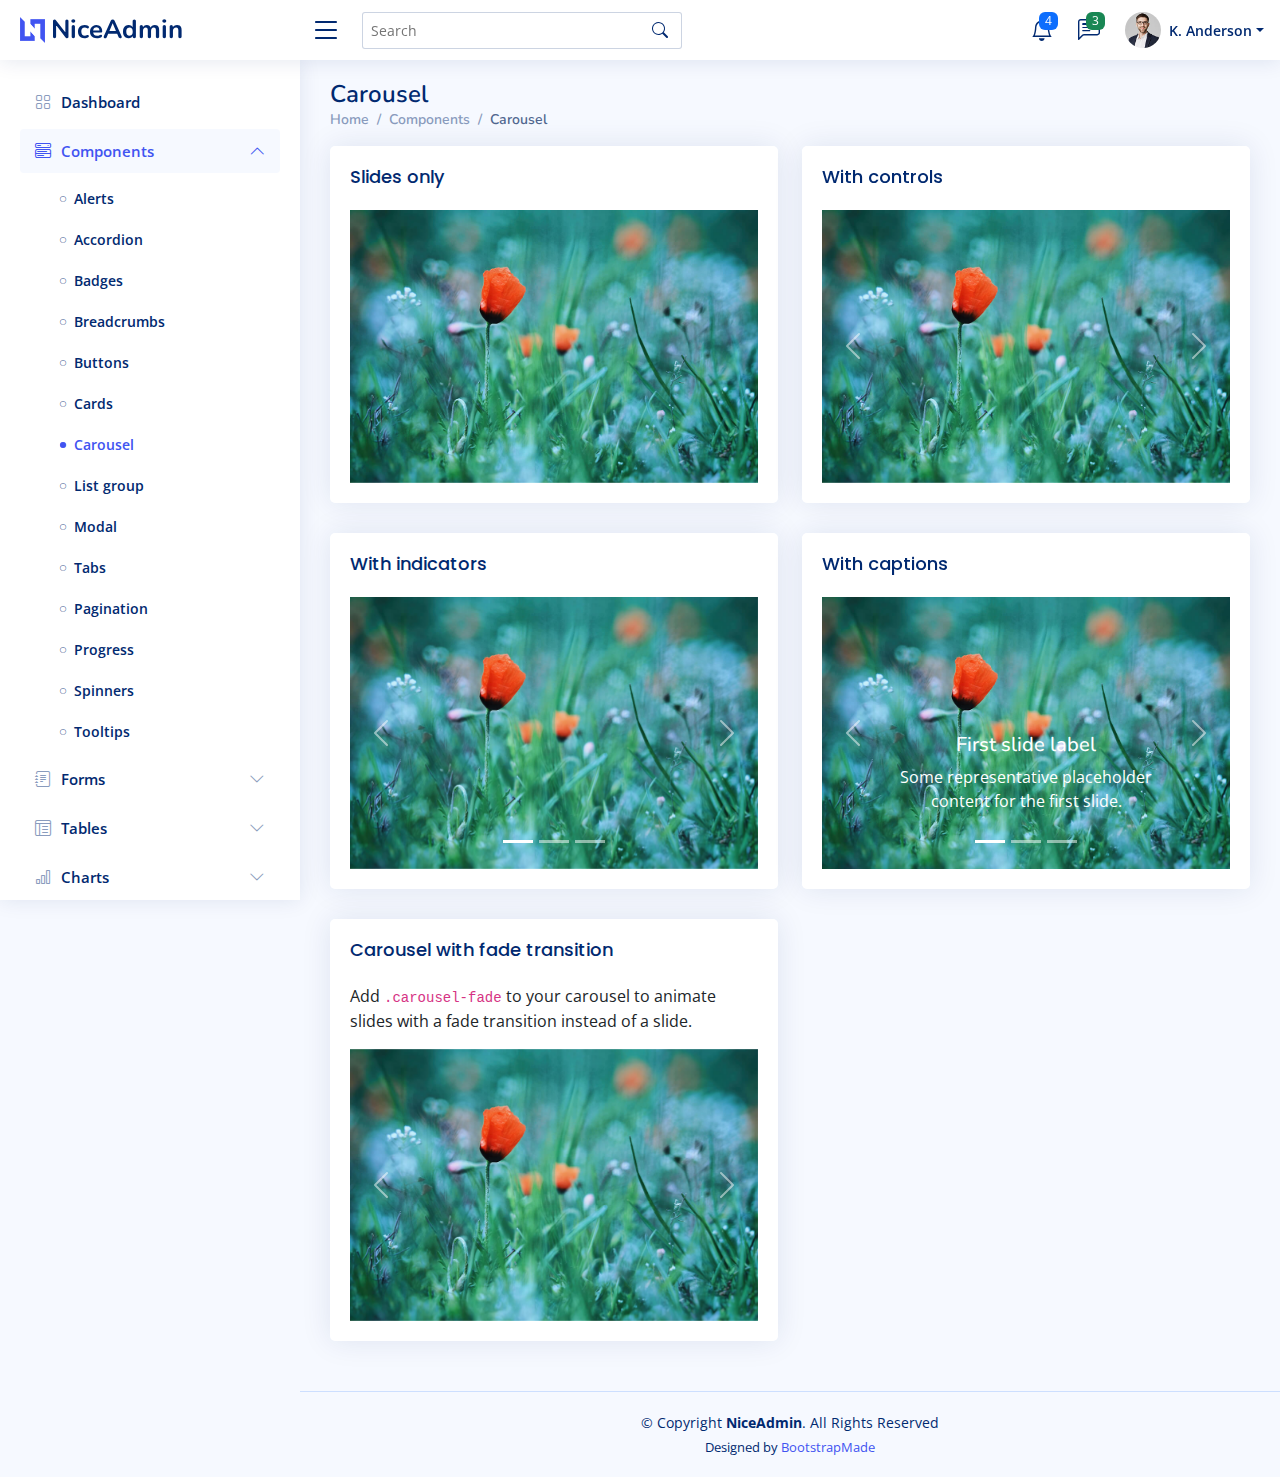
<file: NiceAdminWebAdmin-main/components-carousel.html>
<!DOCTYPE html>
<html lang="en">

<head>
  <meta charset="utf-8">
  <meta content="width=device-width, initial-scale=1.0" name="viewport">

  <title>Components / Carousel - NiceAdmin Bootstrap Template</title>
  <meta content="" name="description">
  <meta content="" name="keywords">

  <!-- Favicons -->
  <link href="assets/img/favicon.png" rel="icon">
  <link href="assets/img/apple-touch-icon.png" rel="apple-touch-icon">

  <!-- Google Fonts -->
  <link href="https://fonts.gstatic.com" rel="preconnect">
  <link href="https://fonts.googleapis.com/css?family=Open+Sans:300,300i,400,400i,600,600i,700,700i|Nunito:300,300i,400,400i,600,600i,700,700i|Poppins:300,300i,400,400i,500,500i,600,600i,700,700i" rel="stylesheet">

  <!-- Vendor CSS Files -->
  <link href="assets/vendor/bootstrap/css/bootstrap.min.css" rel="stylesheet">
  <link href="assets/vendor/bootstrap-icons/bootstrap-icons.css" rel="stylesheet">
  <link href="assets/vendor/boxicons/css/boxicons.min.css" rel="stylesheet">
  <link href="assets/vendor/quill/quill.snow.css" rel="stylesheet">
  <link href="assets/vendor/quill/quill.bubble.css" rel="stylesheet">
  <link href="assets/vendor/remixicon/remixicon.css" rel="stylesheet">
  <link href="assets/vendor/simple-datatables/style.css" rel="stylesheet">

  <!-- Template Main CSS File -->
  <link href="assets/css/style.css" rel="stylesheet">

  <!-- =======================================================
  * Template Name: NiceAdmin
  * Updated: Sep 18 2023 with Bootstrap v5.3.2
  * Template URL: https://bootstrapmade.com/nice-admin-bootstrap-admin-html-template/
  * Author: BootstrapMade.com
  * License: https://bootstrapmade.com/license/
  ======================================================== -->
</head>

<body>

  <!-- ======= Header ======= -->
  <header id="header" class="header fixed-top d-flex align-items-center">

    <div class="d-flex align-items-center justify-content-between">
      <a href="index.html" class="logo d-flex align-items-center">
        <img src="assets/img/logo.png" alt="">
        <span class="d-none d-lg-block">NiceAdmin</span>
      </a>
      <i class="bi bi-list toggle-sidebar-btn"></i>
    </div><!-- End Logo -->

    <div class="search-bar">
      <form class="search-form d-flex align-items-center" method="POST" action="#">
        <input type="text" name="query" placeholder="Search" title="Enter search keyword">
        <button type="submit" title="Search"><i class="bi bi-search"></i></button>
      </form>
    </div><!-- End Search Bar -->

    <nav class="header-nav ms-auto">
      <ul class="d-flex align-items-center">

        <li class="nav-item d-block d-lg-none">
          <a class="nav-link nav-icon search-bar-toggle " href="#">
            <i class="bi bi-search"></i>
          </a>
        </li><!-- End Search Icon-->

        <li class="nav-item dropdown">

          <a class="nav-link nav-icon" href="#" data-bs-toggle="dropdown">
            <i class="bi bi-bell"></i>
            <span class="badge bg-primary badge-number">4</span>
          </a><!-- End Notification Icon -->

          <ul class="dropdown-menu dropdown-menu-end dropdown-menu-arrow notifications">
            <li class="dropdown-header">
              You have 4 new notifications
              <a href="#"><span class="badge rounded-pill bg-primary p-2 ms-2">View all</span></a>
            </li>
            <li>
              <hr class="dropdown-divider">
            </li>

            <li class="notification-item">
              <i class="bi bi-exclamation-circle text-warning"></i>
              <div>
                <h4>Lorem Ipsum</h4>
                <p>Quae dolorem earum veritatis oditseno</p>
                <p>30 min. ago</p>
              </div>
            </li>

            <li>
              <hr class="dropdown-divider">
            </li>

            <li class="notification-item">
              <i class="bi bi-x-circle text-danger"></i>
              <div>
                <h4>Atque rerum nesciunt</h4>
                <p>Quae dolorem earum veritatis oditseno</p>
                <p>1 hr. ago</p>
              </div>
            </li>

            <li>
              <hr class="dropdown-divider">
            </li>

            <li class="notification-item">
              <i class="bi bi-check-circle text-success"></i>
              <div>
                <h4>Sit rerum fuga</h4>
                <p>Quae dolorem earum veritatis oditseno</p>
                <p>2 hrs. ago</p>
              </div>
            </li>

            <li>
              <hr class="dropdown-divider">
            </li>

            <li class="notification-item">
              <i class="bi bi-info-circle text-primary"></i>
              <div>
                <h4>Dicta reprehenderit</h4>
                <p>Quae dolorem earum veritatis oditseno</p>
                <p>4 hrs. ago</p>
              </div>
            </li>

            <li>
              <hr class="dropdown-divider">
            </li>
            <li class="dropdown-footer">
              <a href="#">Show all notifications</a>
            </li>

          </ul><!-- End Notification Dropdown Items -->

        </li><!-- End Notification Nav -->

        <li class="nav-item dropdown">

          <a class="nav-link nav-icon" href="#" data-bs-toggle="dropdown">
            <i class="bi bi-chat-left-text"></i>
            <span class="badge bg-success badge-number">3</span>
          </a><!-- End Messages Icon -->

          <ul class="dropdown-menu dropdown-menu-end dropdown-menu-arrow messages">
            <li class="dropdown-header">
              You have 3 new messages
              <a href="#"><span class="badge rounded-pill bg-primary p-2 ms-2">View all</span></a>
            </li>
            <li>
              <hr class="dropdown-divider">
            </li>

            <li class="message-item">
              <a href="#">
                <img src="assets/img/messages-1.jpg" alt="" class="rounded-circle">
                <div>
                  <h4>Maria Hudson</h4>
                  <p>Velit asperiores et ducimus soluta repudiandae labore officia est ut...</p>
                  <p>4 hrs. ago</p>
                </div>
              </a>
            </li>
            <li>
              <hr class="dropdown-divider">
            </li>

            <li class="message-item">
              <a href="#">
                <img src="assets/img/messages-2.jpg" alt="" class="rounded-circle">
                <div>
                  <h4>Anna Nelson</h4>
                  <p>Velit asperiores et ducimus soluta repudiandae labore officia est ut...</p>
                  <p>6 hrs. ago</p>
                </div>
              </a>
            </li>
            <li>
              <hr class="dropdown-divider">
            </li>

            <li class="message-item">
              <a href="#">
                <img src="assets/img/messages-3.jpg" alt="" class="rounded-circle">
                <div>
                  <h4>David Muldon</h4>
                  <p>Velit asperiores et ducimus soluta repudiandae labore officia est ut...</p>
                  <p>8 hrs. ago</p>
                </div>
              </a>
            </li>
            <li>
              <hr class="dropdown-divider">
            </li>

            <li class="dropdown-footer">
              <a href="#">Show all messages</a>
            </li>

          </ul><!-- End Messages Dropdown Items -->

        </li><!-- End Messages Nav -->

        <li class="nav-item dropdown pe-3">

          <a class="nav-link nav-profile d-flex align-items-center pe-0" href="#" data-bs-toggle="dropdown">
            <img src="assets/img/profile-img.jpg" alt="Profile" class="rounded-circle">
            <span class="d-none d-md-block dropdown-toggle ps-2">K. Anderson</span>
          </a><!-- End Profile Iamge Icon -->

          <ul class="dropdown-menu dropdown-menu-end dropdown-menu-arrow profile">
            <li class="dropdown-header">
              <h6>Kevin Anderson</h6>
              <span>Web Designer</span>
            </li>
            <li>
              <hr class="dropdown-divider">
            </li>

            <li>
              <a class="dropdown-item d-flex align-items-center" href="users-profile.html">
                <i class="bi bi-person"></i>
                <span>My Profile</span>
              </a>
            </li>
            <li>
              <hr class="dropdown-divider">
            </li>

            <li>
              <a class="dropdown-item d-flex align-items-center" href="users-profile.html">
                <i class="bi bi-gear"></i>
                <span>Account Settings</span>
              </a>
            </li>
            <li>
              <hr class="dropdown-divider">
            </li>

            <li>
              <a class="dropdown-item d-flex align-items-center" href="pages-faq.html">
                <i class="bi bi-question-circle"></i>
                <span>Need Help?</span>
              </a>
            </li>
            <li>
              <hr class="dropdown-divider">
            </li>

            <li>
              <a class="dropdown-item d-flex align-items-center" href="#">
                <i class="bi bi-box-arrow-right"></i>
                <span>Sign Out</span>
              </a>
            </li>

          </ul><!-- End Profile Dropdown Items -->
        </li><!-- End Profile Nav -->

      </ul>
    </nav><!-- End Icons Navigation -->

  </header><!-- End Header -->

  <!-- ======= Sidebar ======= -->
  <aside id="sidebar" class="sidebar">

    <ul class="sidebar-nav" id="sidebar-nav">

      <li class="nav-item">
        <a class="nav-link collapsed" href="index.html">
          <i class="bi bi-grid"></i>
          <span>Dashboard</span>
        </a>
      </li><!-- End Dashboard Nav -->

      <li class="nav-item">
        <a class="nav-link " data-bs-target="#components-nav" data-bs-toggle="collapse" href="#">
          <i class="bi bi-menu-button-wide"></i><span>Components</span><i class="bi bi-chevron-down ms-auto"></i>
        </a>
        <ul id="components-nav" class="nav-content collapse show" data-bs-parent="#sidebar-nav">
          <li>
            <a href="components-alerts.html">
              <i class="bi bi-circle"></i><span>Alerts</span>
            </a>
          </li>
          <li>
            <a href="components-accordion.html">
              <i class="bi bi-circle"></i><span>Accordion</span>
            </a>
          </li>
          <li>
            <a href="components-badges.html">
              <i class="bi bi-circle"></i><span>Badges</span>
            </a>
          </li>
          <li>
            <a href="components-breadcrumbs.html">
              <i class="bi bi-circle"></i><span>Breadcrumbs</span>
            </a>
          </li>
          <li>
            <a href="components-buttons.html">
              <i class="bi bi-circle"></i><span>Buttons</span>
            </a>
          </li>
          <li>
            <a href="components-cards.html">
              <i class="bi bi-circle"></i><span>Cards</span>
            </a>
          </li>
          <li>
            <a href="components-carousel.html" class="active">
              <i class="bi bi-circle"></i><span>Carousel</span>
            </a>
          </li>
          <li>
            <a href="components-list-group.html">
              <i class="bi bi-circle"></i><span>List group</span>
            </a>
          </li>
          <li>
            <a href="components-modal.html">
              <i class="bi bi-circle"></i><span>Modal</span>
            </a>
          </li>
          <li>
            <a href="components-tabs.html">
              <i class="bi bi-circle"></i><span>Tabs</span>
            </a>
          </li>
          <li>
            <a href="components-pagination.html">
              <i class="bi bi-circle"></i><span>Pagination</span>
            </a>
          </li>
          <li>
            <a href="components-progress.html">
              <i class="bi bi-circle"></i><span>Progress</span>
            </a>
          </li>
          <li>
            <a href="components-spinners.html">
              <i class="bi bi-circle"></i><span>Spinners</span>
            </a>
          </li>
          <li>
            <a href="components-tooltips.html">
              <i class="bi bi-circle"></i><span>Tooltips</span>
            </a>
          </li>
        </ul>
      </li><!-- End Components Nav -->

      <li class="nav-item">
        <a class="nav-link collapsed" data-bs-target="#forms-nav" data-bs-toggle="collapse" href="#">
          <i class="bi bi-journal-text"></i><span>Forms</span><i class="bi bi-chevron-down ms-auto"></i>
        </a>
        <ul id="forms-nav" class="nav-content collapse " data-bs-parent="#sidebar-nav">
          <li>
            <a href="forms-elements.html">
              <i class="bi bi-circle"></i><span>Form Elements</span>
            </a>
          </li>
          <li>
            <a href="forms-layouts.html">
              <i class="bi bi-circle"></i><span>Form Layouts</span>
            </a>
          </li>
          <li>
            <a href="forms-editors.html">
              <i class="bi bi-circle"></i><span>Form Editors</span>
            </a>
          </li>
          <li>
            <a href="forms-validation.html">
              <i class="bi bi-circle"></i><span>Form Validation</span>
            </a>
          </li>
        </ul>
      </li><!-- End Forms Nav -->

      <li class="nav-item">
        <a class="nav-link collapsed" data-bs-target="#tables-nav" data-bs-toggle="collapse" href="#">
          <i class="bi bi-layout-text-window-reverse"></i><span>Tables</span><i class="bi bi-chevron-down ms-auto"></i>
        </a>
        <ul id="tables-nav" class="nav-content collapse " data-bs-parent="#sidebar-nav">
          <li>
            <a href="tables-general.html">
              <i class="bi bi-circle"></i><span>General Tables</span>
            </a>
          </li>
          <li>
            <a href="tables-data.html">
              <i class="bi bi-circle"></i><span>Data Tables</span>
            </a>
          </li>
        </ul>
      </li><!-- End Tables Nav -->

      <li class="nav-item">
        <a class="nav-link collapsed" data-bs-target="#charts-nav" data-bs-toggle="collapse" href="#">
          <i class="bi bi-bar-chart"></i><span>Charts</span><i class="bi bi-chevron-down ms-auto"></i>
        </a>
        <ul id="charts-nav" class="nav-content collapse " data-bs-parent="#sidebar-nav">
          <li>
            <a href="charts-chartjs.html">
              <i class="bi bi-circle"></i><span>Chart.js</span>
            </a>
          </li>
          <li>
            <a href="charts-apexcharts.html">
              <i class="bi bi-circle"></i><span>ApexCharts</span>
            </a>
          </li>
          <li>
            <a href="charts-echarts.html">
              <i class="bi bi-circle"></i><span>ECharts</span>
            </a>
          </li>
        </ul>
      </li><!-- End Charts Nav -->

      <li class="nav-item">
        <a class="nav-link collapsed" data-bs-target="#icons-nav" data-bs-toggle="collapse" href="#">
          <i class="bi bi-gem"></i><span>Icons</span><i class="bi bi-chevron-down ms-auto"></i>
        </a>
        <ul id="icons-nav" class="nav-content collapse " data-bs-parent="#sidebar-nav">
          <li>
            <a href="icons-bootstrap.html">
              <i class="bi bi-circle"></i><span>Bootstrap Icons</span>
            </a>
          </li>
          <li>
            <a href="icons-remix.html">
              <i class="bi bi-circle"></i><span>Remix Icons</span>
            </a>
          </li>
          <li>
            <a href="icons-boxicons.html">
              <i class="bi bi-circle"></i><span>Boxicons</span>
            </a>
          </li>
        </ul>
      </li><!-- End Icons Nav -->

      <li class="nav-heading">Pages</li>

      <li class="nav-item">
        <a class="nav-link collapsed" href="users-profile.html">
          <i class="bi bi-person"></i>
          <span>Profile</span>
        </a>
      </li><!-- End Profile Page Nav -->

      <li class="nav-item">
        <a class="nav-link collapsed" href="pages-faq.html">
          <i class="bi bi-question-circle"></i>
          <span>F.A.Q</span>
        </a>
      </li><!-- End F.A.Q Page Nav -->

      <li class="nav-item">
        <a class="nav-link collapsed" href="pages-contact.html">
          <i class="bi bi-envelope"></i>
          <span>Contact</span>
        </a>
      </li><!-- End Contact Page Nav -->

      <li class="nav-item">
        <a class="nav-link collapsed" href="pages-register.html">
          <i class="bi bi-card-list"></i>
          <span>Register</span>
        </a>
      </li><!-- End Register Page Nav -->

      <li class="nav-item">
        <a class="nav-link collapsed" href="pages-login.html">
          <i class="bi bi-box-arrow-in-right"></i>
          <span>Login</span>
        </a>
      </li><!-- End Login Page Nav -->

      <li class="nav-item">
        <a class="nav-link collapsed" href="pages-error-404.html">
          <i class="bi bi-dash-circle"></i>
          <span>Error 404</span>
        </a>
      </li><!-- End Error 404 Page Nav -->

      <li class="nav-item">
        <a class="nav-link collapsed" href="pages-blank.html">
          <i class="bi bi-file-earmark"></i>
          <span>Blank</span>
        </a>
      </li><!-- End Blank Page Nav -->

    </ul>

  </aside><!-- End Sidebar-->

  <main id="main" class="main">

    <div class="pagetitle">
      <h1>Carousel</h1>
      <nav>
        <ol class="breadcrumb">
          <li class="breadcrumb-item"><a href="index.html">Home</a></li>
          <li class="breadcrumb-item">Components</li>
          <li class="breadcrumb-item active">Carousel</li>
        </ol>
      </nav>
    </div><!-- End Page Title -->

    <section class="section">
      <div class="row">
        <div class="col-lg-6">

          <div class="card">
            <div class="card-body">
              <h5 class="card-title">Slides only</h5>

              <!-- Slides only carousel -->
              <div id="carouselExampleSlidesOnly" class="carousel slide" data-bs-ride="carousel">
                <div class="carousel-inner">
                  <div class="carousel-item active">
                    <img src="assets/img/slides-1.jpg" class="d-block w-100" alt="...">
                  </div>
                  <div class="carousel-item">
                    <img src="assets/img/slides-2.jpg" class="d-block w-100" alt="...">
                  </div>
                  <div class="carousel-item">
                    <img src="assets/img/slides-3.jpg" class="d-block w-100" alt="...">
                  </div>
                </div>
              </div><!-- End Slides only carousel-->

            </div>
          </div>

          <div class="card">
            <div class="card-body">
              <h5 class="card-title">With indicators</h5>

              <!-- Slides with indicators -->
              <div id="carouselExampleIndicators" class="carousel slide" data-bs-ride="carousel">
                <div class="carousel-indicators">
                  <button type="button" data-bs-target="#carouselExampleIndicators" data-bs-slide-to="0" class="active" aria-current="true" aria-label="Slide 1"></button>
                  <button type="button" data-bs-target="#carouselExampleIndicators" data-bs-slide-to="1" aria-label="Slide 2"></button>
                  <button type="button" data-bs-target="#carouselExampleIndicators" data-bs-slide-to="2" aria-label="Slide 3"></button>
                </div>
                <div class="carousel-inner">
                  <div class="carousel-item active">
                    <img src="assets/img/slides-1.jpg" class="d-block w-100" alt="...">
                  </div>
                  <div class="carousel-item">
                    <img src="assets/img/slides-2.jpg" class="d-block w-100" alt="...">
                  </div>
                  <div class="carousel-item">
                    <img src="assets/img/slides-3.jpg" class="d-block w-100" alt="...">
                  </div>
                </div>

                <button class="carousel-control-prev" type="button" data-bs-target="#carouselExampleIndicators" data-bs-slide="prev">
                  <span class="carousel-control-prev-icon" aria-hidden="true"></span>
                  <span class="visually-hidden">Previous</span>
                </button>
                <button class="carousel-control-next" type="button" data-bs-target="#carouselExampleIndicators" data-bs-slide="next">
                  <span class="carousel-control-next-icon" aria-hidden="true"></span>
                  <span class="visually-hidden">Next</span>
                </button>

              </div><!-- End Slides with indicators -->

            </div>
          </div>

          <div class="card">
            <div class="card-body">
              <h5 class="card-title">Carousel with fade transition</h5>
              <p>Add <code>.carousel-fade</code> to your carousel to animate slides with a fade transition instead of a slide.</p>

              <!-- Slides with fade transition -->
              <div id="carouselExampleFade" class="carousel slide carousel-fade" data-bs-ride="carousel">
                <div class="carousel-inner">
                  <div class="carousel-item active">
                    <img src="assets/img/slides-1.jpg" class="d-block w-100" alt="...">
                  </div>
                  <div class="carousel-item">
                    <img src="assets/img/slides-2.jpg" class="d-block w-100" alt="...">
                  </div>
                  <div class="carousel-item">
                    <img src="assets/img/slides-3.jpg" class="d-block w-100" alt="...">
                  </div>
                </div>

                <button class="carousel-control-prev" type="button" data-bs-target="#carouselExampleFade" data-bs-slide="prev">
                  <span class="carousel-control-prev-icon" aria-hidden="true"></span>
                  <span class="visually-hidden">Previous</span>
                </button>
                <button class="carousel-control-next" type="button" data-bs-target="#carouselExampleFade" data-bs-slide="next">
                  <span class="carousel-control-next-icon" aria-hidden="true"></span>
                  <span class="visually-hidden">Next</span>
                </button>

              </div><!-- End Slides with fade transition -->

            </div>
          </div>

        </div>

        <div class="col-lg-6">

          <div class="card">
            <div class="card-body">
              <h5 class="card-title">With controls</h5>

              <!-- Slides with controls -->
              <div id="carouselExampleControls" class="carousel slide" data-bs-ride="carousel">
                <div class="carousel-inner">
                  <div class="carousel-item active">
                    <img src="assets/img/slides-1.jpg" class="d-block w-100" alt="...">
                  </div>
                  <div class="carousel-item">
                    <img src="assets/img/slides-2.jpg" class="d-block w-100" alt="...">
                  </div>
                  <div class="carousel-item">
                    <img src="assets/img/slides-3.jpg" class="d-block w-100" alt="...">
                  </div>
                </div>

                <button class="carousel-control-prev" type="button" data-bs-target="#carouselExampleControls" data-bs-slide="prev">
                  <span class="carousel-control-prev-icon" aria-hidden="true"></span>
                  <span class="visually-hidden">Previous</span>
                </button>
                <button class="carousel-control-next" type="button" data-bs-target="#carouselExampleControls" data-bs-slide="next">
                  <span class="carousel-control-next-icon" aria-hidden="true"></span>
                  <span class="visually-hidden">Next</span>
                </button>

              </div><!-- End Slides with controls -->

            </div>
          </div>

          <div class="card">
            <div class="card-body">
              <h5 class="card-title">With captions</h5>

              <!-- Slides with captions -->
              <div id="carouselExampleCaptions" class="carousel slide" data-bs-ride="carousel">
                <div class="carousel-indicators">
                  <button type="button" data-bs-target="#carouselExampleCaptions" data-bs-slide-to="0" class="active" aria-current="true" aria-label="Slide 1"></button>
                  <button type="button" data-bs-target="#carouselExampleCaptions" data-bs-slide-to="1" aria-label="Slide 2"></button>
                  <button type="button" data-bs-target="#carouselExampleCaptions" data-bs-slide-to="2" aria-label="Slide 3"></button>
                </div>
                <div class="carousel-inner">
                  <div class="carousel-item active">
                    <img src="assets/img/slides-1.jpg" class="d-block w-100" alt="...">
                    <div class="carousel-caption d-none d-md-block">
                      <h5>First slide label</h5>
                      <p>Some representative placeholder content for the first slide.</p>
                    </div>
                  </div>
                  <div class="carousel-item">
                    <img src="assets/img/slides-2.jpg" class="d-block w-100" alt="...">
                    <div class="carousel-caption d-none d-md-block">
                      <h5>Second slide label</h5>
                      <p>Some representative placeholder content for the second slide.</p>
                    </div>
                  </div>
                  <div class="carousel-item">
                    <img src="assets/img/slides-3.jpg" class="d-block w-100" alt="...">
                    <div class="carousel-caption d-none d-md-block">
                      <h5>Third slide label</h5>
                      <p>Some representative placeholder content for the third slide.</p>
                    </div>
                  </div>
                </div>

                <button class="carousel-control-prev" type="button" data-bs-target="#carouselExampleCaptions" data-bs-slide="prev">
                  <span class="carousel-control-prev-icon" aria-hidden="true"></span>
                  <span class="visually-hidden">Previous</span>
                </button>
                <button class="carousel-control-next" type="button" data-bs-target="#carouselExampleCaptions" data-bs-slide="next">
                  <span class="carousel-control-next-icon" aria-hidden="true"></span>
                  <span class="visually-hidden">Next</span>
                </button>

              </div><!-- End Slides with captions -->

            </div>
          </div>

        </div>
      </div>
    </section>

  </main><!-- End #main -->

  <!-- ======= Footer ======= -->
  <footer id="footer" class="footer">
    <div class="copyright">
      &copy; Copyright <strong><span>NiceAdmin</span></strong>. All Rights Reserved
    </div>
    <div class="credits">
      <!-- All the links in the footer should remain intact. -->
      <!-- You can delete the links only if you purchased the pro version. -->
      <!-- Licensing information: https://bootstrapmade.com/license/ -->
      <!-- Purchase the pro version with working PHP/AJAX contact form: https://bootstrapmade.com/nice-admin-bootstrap-admin-html-template/ -->
      Designed by <a href="https://bootstrapmade.com/">BootstrapMade</a>
    </div>
  </footer><!-- End Footer -->

  <a href="#" class="back-to-top d-flex align-items-center justify-content-center"><i class="bi bi-arrow-up-short"></i></a>

  <!-- Vendor JS Files -->
  <script src="assets/vendor/apexcharts/apexcharts.min.js"></script>
  <script src="assets/vendor/bootstrap/js/bootstrap.bundle.min.js"></script>
  <script src="assets/vendor/chart.js/chart.umd.js"></script>
  <script src="assets/vendor/echarts/echarts.min.js"></script>
  <script src="assets/vendor/quill/quill.min.js"></script>
  <script src="assets/vendor/simple-datatables/simple-datatables.js"></script>
  <script src="assets/vendor/tinymce/tinymce.min.js"></script>
  <script src="assets/vendor/php-email-form/validate.js"></script>

  <!-- Template Main JS File -->
  <script src="assets/js/main.js"></script>

</body>

</html>
</file>
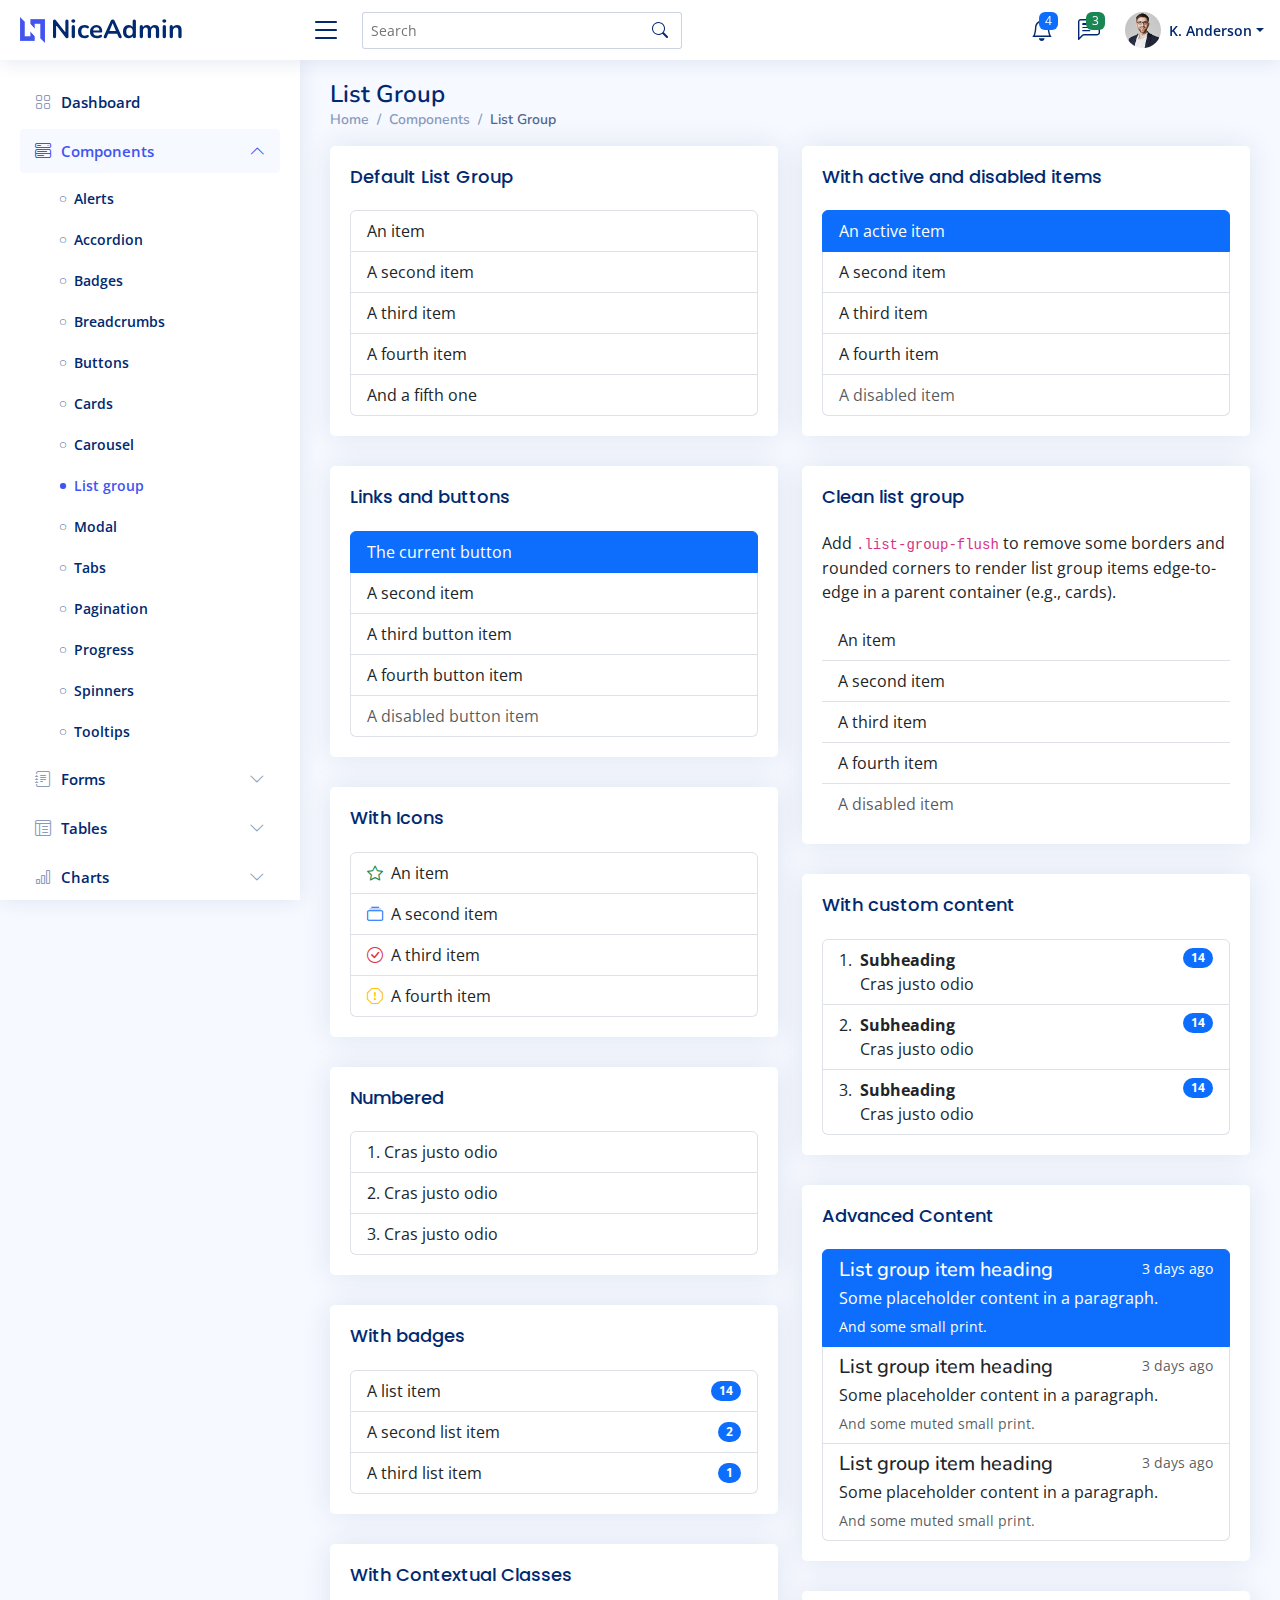
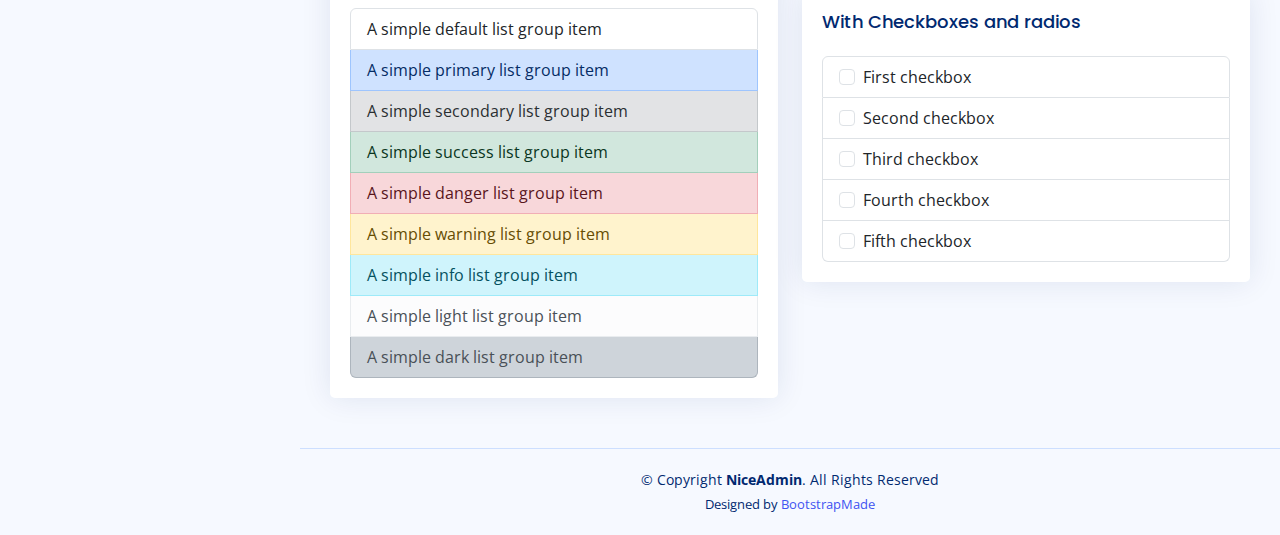
<file: NiceAdminWebAdmin-main/components-list-group.html>
<!DOCTYPE html>
<html lang="en">

<head>
  <meta charset="utf-8">
  <meta content="width=device-width, initial-scale=1.0" name="viewport">

  <title>Components / List Group - NiceAdmin Bootstrap Template</title>
  <meta content="" name="description">
  <meta content="" name="keywords">

  <!-- Favicons -->
  <link href="assets/img/favicon.png" rel="icon">
  <link href="assets/img/apple-touch-icon.png" rel="apple-touch-icon">

  <!-- Google Fonts -->
  <link href="https://fonts.gstatic.com" rel="preconnect">
  <link href="https://fonts.googleapis.com/css?family=Open+Sans:300,300i,400,400i,600,600i,700,700i|Nunito:300,300i,400,400i,600,600i,700,700i|Poppins:300,300i,400,400i,500,500i,600,600i,700,700i" rel="stylesheet">

  <!-- Vendor CSS Files -->
  <link href="assets/vendor/bootstrap/css/bootstrap.min.css" rel="stylesheet">
  <link href="assets/vendor/bootstrap-icons/bootstrap-icons.css" rel="stylesheet">
  <link href="assets/vendor/boxicons/css/boxicons.min.css" rel="stylesheet">
  <link href="assets/vendor/quill/quill.snow.css" rel="stylesheet">
  <link href="assets/vendor/quill/quill.bubble.css" rel="stylesheet">
  <link href="assets/vendor/remixicon/remixicon.css" rel="stylesheet">
  <link href="assets/vendor/simple-datatables/style.css" rel="stylesheet">

  <!-- Template Main CSS File -->
  <link href="assets/css/style.css" rel="stylesheet">

  <!-- =======================================================
  * Template Name: NiceAdmin
  * Updated: Sep 18 2023 with Bootstrap v5.3.2
  * Template URL: https://bootstrapmade.com/nice-admin-bootstrap-admin-html-template/
  * Author: BootstrapMade.com
  * License: https://bootstrapmade.com/license/
  ======================================================== -->
</head>

<body>

  <!-- ======= Header ======= -->
  <header id="header" class="header fixed-top d-flex align-items-center">

    <div class="d-flex align-items-center justify-content-between">
      <a href="index.html" class="logo d-flex align-items-center">
        <img src="assets/img/logo.png" alt="">
        <span class="d-none d-lg-block">NiceAdmin</span>
      </a>
      <i class="bi bi-list toggle-sidebar-btn"></i>
    </div><!-- End Logo -->

    <div class="search-bar">
      <form class="search-form d-flex align-items-center" method="POST" action="#">
        <input type="text" name="query" placeholder="Search" title="Enter search keyword">
        <button type="submit" title="Search"><i class="bi bi-search"></i></button>
      </form>
    </div><!-- End Search Bar -->

    <nav class="header-nav ms-auto">
      <ul class="d-flex align-items-center">

        <li class="nav-item d-block d-lg-none">
          <a class="nav-link nav-icon search-bar-toggle " href="#">
            <i class="bi bi-search"></i>
          </a>
        </li><!-- End Search Icon-->

        <li class="nav-item dropdown">

          <a class="nav-link nav-icon" href="#" data-bs-toggle="dropdown">
            <i class="bi bi-bell"></i>
            <span class="badge bg-primary badge-number">4</span>
          </a><!-- End Notification Icon -->

          <ul class="dropdown-menu dropdown-menu-end dropdown-menu-arrow notifications">
            <li class="dropdown-header">
              You have 4 new notifications
              <a href="#"><span class="badge rounded-pill bg-primary p-2 ms-2">View all</span></a>
            </li>
            <li>
              <hr class="dropdown-divider">
            </li>

            <li class="notification-item">
              <i class="bi bi-exclamation-circle text-warning"></i>
              <div>
                <h4>Lorem Ipsum</h4>
                <p>Quae dolorem earum veritatis oditseno</p>
                <p>30 min. ago</p>
              </div>
            </li>

            <li>
              <hr class="dropdown-divider">
            </li>

            <li class="notification-item">
              <i class="bi bi-x-circle text-danger"></i>
              <div>
                <h4>Atque rerum nesciunt</h4>
                <p>Quae dolorem earum veritatis oditseno</p>
                <p>1 hr. ago</p>
              </div>
            </li>

            <li>
              <hr class="dropdown-divider">
            </li>

            <li class="notification-item">
              <i class="bi bi-check-circle text-success"></i>
              <div>
                <h4>Sit rerum fuga</h4>
                <p>Quae dolorem earum veritatis oditseno</p>
                <p>2 hrs. ago</p>
              </div>
            </li>

            <li>
              <hr class="dropdown-divider">
            </li>

            <li class="notification-item">
              <i class="bi bi-info-circle text-primary"></i>
              <div>
                <h4>Dicta reprehenderit</h4>
                <p>Quae dolorem earum veritatis oditseno</p>
                <p>4 hrs. ago</p>
              </div>
            </li>

            <li>
              <hr class="dropdown-divider">
            </li>
            <li class="dropdown-footer">
              <a href="#">Show all notifications</a>
            </li>

          </ul><!-- End Notification Dropdown Items -->

        </li><!-- End Notification Nav -->

        <li class="nav-item dropdown">

          <a class="nav-link nav-icon" href="#" data-bs-toggle="dropdown">
            <i class="bi bi-chat-left-text"></i>
            <span class="badge bg-success badge-number">3</span>
          </a><!-- End Messages Icon -->

          <ul class="dropdown-menu dropdown-menu-end dropdown-menu-arrow messages">
            <li class="dropdown-header">
              You have 3 new messages
              <a href="#"><span class="badge rounded-pill bg-primary p-2 ms-2">View all</span></a>
            </li>
            <li>
              <hr class="dropdown-divider">
            </li>

            <li class="message-item">
              <a href="#">
                <img src="assets/img/messages-1.jpg" alt="" class="rounded-circle">
                <div>
                  <h4>Maria Hudson</h4>
                  <p>Velit asperiores et ducimus soluta repudiandae labore officia est ut...</p>
                  <p>4 hrs. ago</p>
                </div>
              </a>
            </li>
            <li>
              <hr class="dropdown-divider">
            </li>

            <li class="message-item">
              <a href="#">
                <img src="assets/img/messages-2.jpg" alt="" class="rounded-circle">
                <div>
                  <h4>Anna Nelson</h4>
                  <p>Velit asperiores et ducimus soluta repudiandae labore officia est ut...</p>
                  <p>6 hrs. ago</p>
                </div>
              </a>
            </li>
            <li>
              <hr class="dropdown-divider">
            </li>

            <li class="message-item">
              <a href="#">
                <img src="assets/img/messages-3.jpg" alt="" class="rounded-circle">
                <div>
                  <h4>David Muldon</h4>
                  <p>Velit asperiores et ducimus soluta repudiandae labore officia est ut...</p>
                  <p>8 hrs. ago</p>
                </div>
              </a>
            </li>
            <li>
              <hr class="dropdown-divider">
            </li>

            <li class="dropdown-footer">
              <a href="#">Show all messages</a>
            </li>

          </ul><!-- End Messages Dropdown Items -->

        </li><!-- End Messages Nav -->

        <li class="nav-item dropdown pe-3">

          <a class="nav-link nav-profile d-flex align-items-center pe-0" href="#" data-bs-toggle="dropdown">
            <img src="assets/img/profile-img.jpg" alt="Profile" class="rounded-circle">
            <span class="d-none d-md-block dropdown-toggle ps-2">K. Anderson</span>
          </a><!-- End Profile Iamge Icon -->

          <ul class="dropdown-menu dropdown-menu-end dropdown-menu-arrow profile">
            <li class="dropdown-header">
              <h6>Kevin Anderson</h6>
              <span>Web Designer</span>
            </li>
            <li>
              <hr class="dropdown-divider">
            </li>

            <li>
              <a class="dropdown-item d-flex align-items-center" href="users-profile.html">
                <i class="bi bi-person"></i>
                <span>My Profile</span>
              </a>
            </li>
            <li>
              <hr class="dropdown-divider">
            </li>

            <li>
              <a class="dropdown-item d-flex align-items-center" href="users-profile.html">
                <i class="bi bi-gear"></i>
                <span>Account Settings</span>
              </a>
            </li>
            <li>
              <hr class="dropdown-divider">
            </li>

            <li>
              <a class="dropdown-item d-flex align-items-center" href="pages-faq.html">
                <i class="bi bi-question-circle"></i>
                <span>Need Help?</span>
              </a>
            </li>
            <li>
              <hr class="dropdown-divider">
            </li>

            <li>
              <a class="dropdown-item d-flex align-items-center" href="#">
                <i class="bi bi-box-arrow-right"></i>
                <span>Sign Out</span>
              </a>
            </li>

          </ul><!-- End Profile Dropdown Items -->
        </li><!-- End Profile Nav -->

      </ul>
    </nav><!-- End Icons Navigation -->

  </header><!-- End Header -->

  <!-- ======= Sidebar ======= -->
  <aside id="sidebar" class="sidebar">

    <ul class="sidebar-nav" id="sidebar-nav">

      <li class="nav-item">
        <a class="nav-link collapsed" href="index.html">
          <i class="bi bi-grid"></i>
          <span>Dashboard</span>
        </a>
      </li><!-- End Dashboard Nav -->

      <li class="nav-item">
        <a class="nav-link " data-bs-target="#components-nav" data-bs-toggle="collapse" href="#">
          <i class="bi bi-menu-button-wide"></i><span>Components</span><i class="bi bi-chevron-down ms-auto"></i>
        </a>
        <ul id="components-nav" class="nav-content collapse show" data-bs-parent="#sidebar-nav">
          <li>
            <a href="components-alerts.html">
              <i class="bi bi-circle"></i><span>Alerts</span>
            </a>
          </li>
          <li>
            <a href="components-accordion.html">
              <i class="bi bi-circle"></i><span>Accordion</span>
            </a>
          </li>
          <li>
            <a href="components-badges.html">
              <i class="bi bi-circle"></i><span>Badges</span>
            </a>
          </li>
          <li>
            <a href="components-breadcrumbs.html">
              <i class="bi bi-circle"></i><span>Breadcrumbs</span>
            </a>
          </li>
          <li>
            <a href="components-buttons.html">
              <i class="bi bi-circle"></i><span>Buttons</span>
            </a>
          </li>
          <li>
            <a href="components-cards.html">
              <i class="bi bi-circle"></i><span>Cards</span>
            </a>
          </li>
          <li>
            <a href="components-carousel.html">
              <i class="bi bi-circle"></i><span>Carousel</span>
            </a>
          </li>
          <li>
            <a href="components-list-group.html" class="active">
              <i class="bi bi-circle"></i><span>List group</span>
            </a>
          </li>
          <li>
            <a href="components-modal.html">
              <i class="bi bi-circle"></i><span>Modal</span>
            </a>
          </li>
          <li>
            <a href="components-tabs.html">
              <i class="bi bi-circle"></i><span>Tabs</span>
            </a>
          </li>
          <li>
            <a href="components-pagination.html">
              <i class="bi bi-circle"></i><span>Pagination</span>
            </a>
          </li>
          <li>
            <a href="components-progress.html">
              <i class="bi bi-circle"></i><span>Progress</span>
            </a>
          </li>
          <li>
            <a href="components-spinners.html">
              <i class="bi bi-circle"></i><span>Spinners</span>
            </a>
          </li>
          <li>
            <a href="components-tooltips.html">
              <i class="bi bi-circle"></i><span>Tooltips</span>
            </a>
          </li>
        </ul>
      </li><!-- End Components Nav -->

      <li class="nav-item">
        <a class="nav-link collapsed" data-bs-target="#forms-nav" data-bs-toggle="collapse" href="#">
          <i class="bi bi-journal-text"></i><span>Forms</span><i class="bi bi-chevron-down ms-auto"></i>
        </a>
        <ul id="forms-nav" class="nav-content collapse " data-bs-parent="#sidebar-nav">
          <li>
            <a href="forms-elements.html">
              <i class="bi bi-circle"></i><span>Form Elements</span>
            </a>
          </li>
          <li>
            <a href="forms-layouts.html">
              <i class="bi bi-circle"></i><span>Form Layouts</span>
            </a>
          </li>
          <li>
            <a href="forms-editors.html">
              <i class="bi bi-circle"></i><span>Form Editors</span>
            </a>
          </li>
          <li>
            <a href="forms-validation.html">
              <i class="bi bi-circle"></i><span>Form Validation</span>
            </a>
          </li>
        </ul>
      </li><!-- End Forms Nav -->

      <li class="nav-item">
        <a class="nav-link collapsed" data-bs-target="#tables-nav" data-bs-toggle="collapse" href="#">
          <i class="bi bi-layout-text-window-reverse"></i><span>Tables</span><i class="bi bi-chevron-down ms-auto"></i>
        </a>
        <ul id="tables-nav" class="nav-content collapse " data-bs-parent="#sidebar-nav">
          <li>
            <a href="tables-general.html">
              <i class="bi bi-circle"></i><span>General Tables</span>
            </a>
          </li>
          <li>
            <a href="tables-data.html">
              <i class="bi bi-circle"></i><span>Data Tables</span>
            </a>
          </li>
        </ul>
      </li><!-- End Tables Nav -->

      <li class="nav-item">
        <a class="nav-link collapsed" data-bs-target="#charts-nav" data-bs-toggle="collapse" href="#">
          <i class="bi bi-bar-chart"></i><span>Charts</span><i class="bi bi-chevron-down ms-auto"></i>
        </a>
        <ul id="charts-nav" class="nav-content collapse " data-bs-parent="#sidebar-nav">
          <li>
            <a href="charts-chartjs.html">
              <i class="bi bi-circle"></i><span>Chart.js</span>
            </a>
          </li>
          <li>
            <a href="charts-apexcharts.html">
              <i class="bi bi-circle"></i><span>ApexCharts</span>
            </a>
          </li>
          <li>
            <a href="charts-echarts.html">
              <i class="bi bi-circle"></i><span>ECharts</span>
            </a>
          </li>
        </ul>
      </li><!-- End Charts Nav -->

      <li class="nav-item">
        <a class="nav-link collapsed" data-bs-target="#icons-nav" data-bs-toggle="collapse" href="#">
          <i class="bi bi-gem"></i><span>Icons</span><i class="bi bi-chevron-down ms-auto"></i>
        </a>
        <ul id="icons-nav" class="nav-content collapse " data-bs-parent="#sidebar-nav">
          <li>
            <a href="icons-bootstrap.html">
              <i class="bi bi-circle"></i><span>Bootstrap Icons</span>
            </a>
          </li>
          <li>
            <a href="icons-remix.html">
              <i class="bi bi-circle"></i><span>Remix Icons</span>
            </a>
          </li>
          <li>
            <a href="icons-boxicons.html">
              <i class="bi bi-circle"></i><span>Boxicons</span>
            </a>
          </li>
        </ul>
      </li><!-- End Icons Nav -->

      <li class="nav-heading">Pages</li>

      <li class="nav-item">
        <a class="nav-link collapsed" href="users-profile.html">
          <i class="bi bi-person"></i>
          <span>Profile</span>
        </a>
      </li><!-- End Profile Page Nav -->

      <li class="nav-item">
        <a class="nav-link collapsed" href="pages-faq.html">
          <i class="bi bi-question-circle"></i>
          <span>F.A.Q</span>
        </a>
      </li><!-- End F.A.Q Page Nav -->

      <li class="nav-item">
        <a class="nav-link collapsed" href="pages-contact.html">
          <i class="bi bi-envelope"></i>
          <span>Contact</span>
        </a>
      </li><!-- End Contact Page Nav -->

      <li class="nav-item">
        <a class="nav-link collapsed" href="pages-register.html">
          <i class="bi bi-card-list"></i>
          <span>Register</span>
        </a>
      </li><!-- End Register Page Nav -->

      <li class="nav-item">
        <a class="nav-link collapsed" href="pages-login.html">
          <i class="bi bi-box-arrow-in-right"></i>
          <span>Login</span>
        </a>
      </li><!-- End Login Page Nav -->

      <li class="nav-item">
        <a class="nav-link collapsed" href="pages-error-404.html">
          <i class="bi bi-dash-circle"></i>
          <span>Error 404</span>
        </a>
      </li><!-- End Error 404 Page Nav -->

      <li class="nav-item">
        <a class="nav-link collapsed" href="pages-blank.html">
          <i class="bi bi-file-earmark"></i>
          <span>Blank</span>
        </a>
      </li><!-- End Blank Page Nav -->

    </ul>

  </aside><!-- End Sidebar-->

  <main id="main" class="main">

    <div class="pagetitle">
      <h1>List Group</h1>
      <nav>
        <ol class="breadcrumb">
          <li class="breadcrumb-item"><a href="index.html">Home</a></li>
          <li class="breadcrumb-item">Components</li>
          <li class="breadcrumb-item active">List Group</li>
        </ol>
      </nav>
    </div><!-- End Page Title -->

    <section class="section">
      <div class="row">
        <div class="col-lg-6">

          <div class="card">
            <div class="card-body">
              <h5 class="card-title">Default List Group</h5>

              <!-- Default List group -->
              <ul class="list-group">
                <li class="list-group-item">An item</li>
                <li class="list-group-item">A second item</li>
                <li class="list-group-item">A third item</li>
                <li class="list-group-item">A fourth item</li>
                <li class="list-group-item">And a fifth one</li>
              </ul><!-- End Default List group -->

            </div>
          </div>

          <div class="card">
            <div class="card-body">
              <h5 class="card-title">Links and buttons</h5>

              <!-- List group with Links and buttons -->
              <div class="list-group">
                <button type="button" class="list-group-item list-group-item-action active" aria-current="true">
                  The current button
                </button>
                <button type="button" class="list-group-item list-group-item-action">A second item</button>
                <button type="button" class="list-group-item list-group-item-action">A third button item</button>
                <button type="button" class="list-group-item list-group-item-action">A fourth button item</button>
                <button type="button" class="list-group-item list-group-item-action" disabled>A disabled button item</button>
              </div><!-- End List group with Links and buttons -->

            </div>
          </div>

          <div class="card">
            <div class="card-body">
              <h5 class="card-title">With Icons</h5>

              <!-- List group With Icons -->
              <ul class="list-group">
                <li class="list-group-item"><i class="bi bi-star me-1 text-success"></i> An item</li>
                <li class="list-group-item"><i class="bi bi-collection me-1 text-primary"></i> A second item</li>
                <li class="list-group-item"><i class="bi bi-check-circle me-1 text-danger"></i> A third item</li>
                <li class="list-group-item"><i class="bi bi-exclamation-octagon me-1 text-warning"></i> A fourth item</li>
              </ul><!-- End List group With Icons -->

            </div>
          </div>

          <div class="card">
            <div class="card-body">
              <h5 class="card-title">Numbered</h5>

              <!-- List group Numbered -->
              <ol class="list-group list-group-numbered">
                <li class="list-group-item">Cras justo odio</li>
                <li class="list-group-item">Cras justo odio</li>
                <li class="list-group-item">Cras justo odio</li>
              </ol><!-- End List group Numbered -->

            </div>
          </div>

          <div class="card">
            <div class="card-body">
              <h5 class="card-title">With badges</h5>

              <!-- List group With badges -->
              <ul class="list-group">
                <li class="list-group-item d-flex justify-content-between align-items-center">
                  A list item
                  <span class="badge bg-primary rounded-pill">14</span>
                </li>
                <li class="list-group-item d-flex justify-content-between align-items-center">
                  A second list item
                  <span class="badge bg-primary rounded-pill">2</span>
                </li>
                <li class="list-group-item d-flex justify-content-between align-items-center">
                  A third list item
                  <span class="badge bg-primary rounded-pill">1</span>
                </li>
              </ul><!-- End List With badges -->

            </div>
          </div>

          <div class="card">
            <div class="card-body">
              <h5 class="card-title">With Contextual Classes</h5>

              <!-- List group With Contextual classes -->
              <ul class="list-group">
                <li class="list-group-item">A simple default list group item</li>

                <li class="list-group-item list-group-item-primary">A simple primary list group item</li>
                <li class="list-group-item list-group-item-secondary">A simple secondary list group item</li>
                <li class="list-group-item list-group-item-success">A simple success list group item</li>
                <li class="list-group-item list-group-item-danger">A simple danger list group item</li>
                <li class="list-group-item list-group-item-warning">A simple warning list group item</li>
                <li class="list-group-item list-group-item-info">A simple info list group item</li>
                <li class="list-group-item list-group-item-light">A simple light list group item</li>
                <li class="list-group-item list-group-item-dark">A simple dark list group item</li>
              </ul><!-- End List Group With Contextual classes -->

            </div>
          </div>

        </div>

        <div class="col-lg-6">

          <div class="card">
            <div class="card-body">
              <h5 class="card-title">With active and disabled items</h5>

              <!-- List group with active and disabled items -->
              <ul class="list-group">
                <li class="list-group-item active" aria-current="true">An active item</li>
                <li class="list-group-item">A second item</li>
                <li class="list-group-item">A third item</li>
                <li class="list-group-item">A fourth item</li>
                <li class="list-group-item disabled" aria-disabled="true">A disabled item</li>
              </ul><!-- End ist group with active and disabled items -->

            </div>
          </div>

          <div class="card">
            <div class="card-body">
              <h5 class="card-title">Clean list group</h5>
              <p>Add <code>.list-group-flush</code> to remove some borders and rounded corners to render list group items edge-to-edge in a parent container (e.g., cards).</p>

              <!-- List group with active and disabled items -->
              <ul class="list-group list-group-flush">
                <li class="list-group-item">An item</li>
                <li class="list-group-item">A second item</li>
                <li class="list-group-item">A third item</li>
                <li class="list-group-item">A fourth item</li>
                <li class="list-group-item disabled" aria-disabled="true">A disabled item</li>
              </ul><!-- End Clean list group -->

            </div>
          </div>

          <div class="card">
            <div class="card-body">
              <h5 class="card-title">With custom content</h5>

              <!-- List group with custom content -->
              <ol class="list-group list-group-numbered">
                <li class="list-group-item d-flex justify-content-between align-items-start">
                  <div class="ms-2 me-auto">
                    <div class="fw-bold">Subheading</div>
                    Cras justo odio
                  </div>
                  <span class="badge bg-primary rounded-pill">14</span>
                </li>
                <li class="list-group-item d-flex justify-content-between align-items-start">
                  <div class="ms-2 me-auto">
                    <div class="fw-bold">Subheading</div>
                    Cras justo odio
                  </div>
                  <span class="badge bg-primary rounded-pill">14</span>
                </li>
                <li class="list-group-item d-flex justify-content-between align-items-start">
                  <div class="ms-2 me-auto">
                    <div class="fw-bold">Subheading</div>
                    Cras justo odio
                  </div>
                  <span class="badge bg-primary rounded-pill">14</span>
                </li>
              </ol><!-- End with custom content -->

            </div>
          </div>

          <div class="card">
            <div class="card-body">
              <h5 class="card-title">Advanced Content</h5>

              <!-- List group with Advanced Contents -->
              <div class="list-group">
                <a href="#" class="list-group-item list-group-item-action active" aria-current="true">
                  <div class="d-flex w-100 justify-content-between">
                    <h5 class="mb-1">List group item heading</h5>
                    <small>3 days ago</small>
                  </div>
                  <p class="mb-1">Some placeholder content in a paragraph.</p>
                  <small>And some small print.</small>
                </a>
                <a href="#" class="list-group-item list-group-item-action">
                  <div class="d-flex w-100 justify-content-between">
                    <h5 class="mb-1">List group item heading</h5>
                    <small class="text-muted">3 days ago</small>
                  </div>
                  <p class="mb-1">Some placeholder content in a paragraph.</p>
                  <small class="text-muted">And some muted small print.</small>
                </a>
                <a href="#" class="list-group-item list-group-item-action">
                  <div class="d-flex w-100 justify-content-between">
                    <h5 class="mb-1">List group item heading</h5>
                    <small class="text-muted">3 days ago</small>
                  </div>
                  <p class="mb-1">Some placeholder content in a paragraph.</p>
                  <small class="text-muted">And some muted small print.</small>
                </a>
              </div><!-- End List group Advanced Content -->

            </div>
          </div>

          <div class="card">
            <div class="card-body">
              <h5 class="card-title">With Checkboxes and radios</h5>

              <!-- List group With Checkboxes and radios -->
              <ul class="list-group">
                <li class="list-group-item">
                  <input class="form-check-input me-1" type="checkbox" value="" aria-label="...">
                  First checkbox
                </li>
                <li class="list-group-item">
                  <input class="form-check-input me-1" type="checkbox" value="" aria-label="...">
                  Second checkbox
                </li>
                <li class="list-group-item">
                  <input class="form-check-input me-1" type="checkbox" value="" aria-label="...">
                  Third checkbox
                </li>
                <li class="list-group-item">
                  <input class="form-check-input me-1" type="checkbox" value="" aria-label="...">
                  Fourth checkbox
                </li>
                <li class="list-group-item">
                  <input class="form-check-input me-1" type="checkbox" value="" aria-label="...">
                  Fifth checkbox
                </li>
              </ul><!-- End List Checkboxes and radios -->

            </div>
          </div>

        </div>

      </div>
    </section>

  </main><!-- End #main -->

  <!-- ======= Footer ======= -->
  <footer id="footer" class="footer">
    <div class="copyright">
      &copy; Copyright <strong><span>NiceAdmin</span></strong>. All Rights Reserved
    </div>
    <div class="credits">
      <!-- All the links in the footer should remain intact. -->
      <!-- You can delete the links only if you purchased the pro version. -->
      <!-- Licensing information: https://bootstrapmade.com/license/ -->
      <!-- Purchase the pro version with working PHP/AJAX contact form: https://bootstrapmade.com/nice-admin-bootstrap-admin-html-template/ -->
      Designed by <a href="https://bootstrapmade.com/">BootstrapMade</a>
    </div>
  </footer><!-- End Footer -->

  <a href="#" class="back-to-top d-flex align-items-center justify-content-center"><i class="bi bi-arrow-up-short"></i></a>

  <!-- Vendor JS Files -->
  <script src="assets/vendor/apexcharts/apexcharts.min.js"></script>
  <script src="assets/vendor/bootstrap/js/bootstrap.bundle.min.js"></script>
  <script src="assets/vendor/chart.js/chart.umd.js"></script>
  <script src="assets/vendor/echarts/echarts.min.js"></script>
  <script src="assets/vendor/quill/quill.min.js"></script>
  <script src="assets/vendor/simple-datatables/simple-datatables.js"></script>
  <script src="assets/vendor/tinymce/tinymce.min.js"></script>
  <script src="assets/vendor/php-email-form/validate.js"></script>

  <!-- Template Main JS File -->
  <script src="assets/js/main.js"></script>

</body>

</html>
</file>
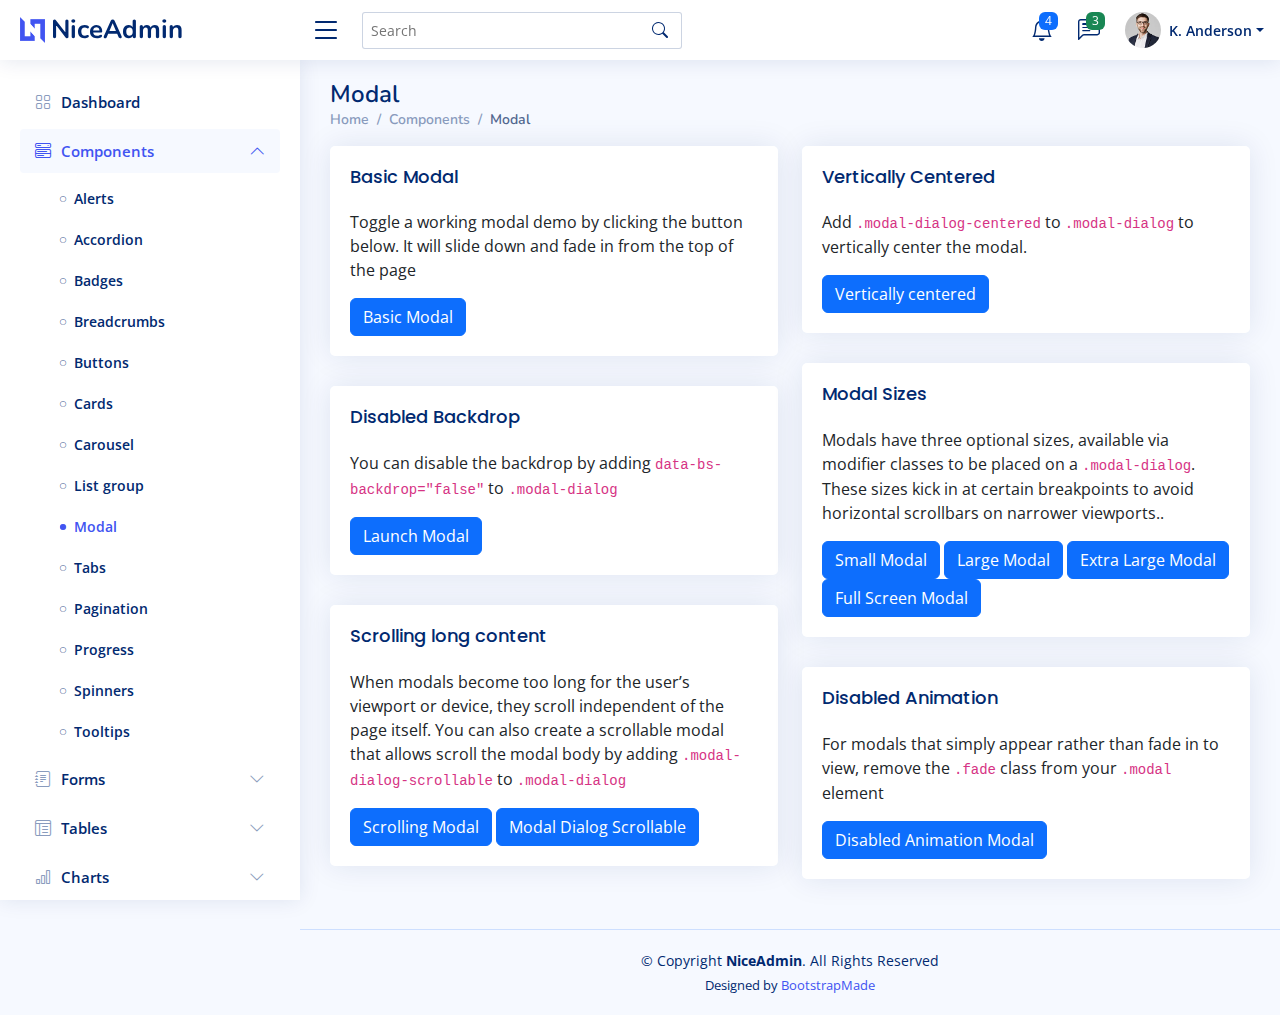
<file: NiceAdminWebAdmin-main/components-modal.html>
<!DOCTYPE html>
<html lang="en">

<head>
  <meta charset="utf-8">
  <meta content="width=device-width, initial-scale=1.0" name="viewport">

  <title>Components / Modal - NiceAdmin Bootstrap Template</title>
  <meta content="" name="description">
  <meta content="" name="keywords">

  <!-- Favicons -->
  <link href="assets/img/favicon.png" rel="icon">
  <link href="assets/img/apple-touch-icon.png" rel="apple-touch-icon">

  <!-- Google Fonts -->
  <link href="https://fonts.gstatic.com" rel="preconnect">
  <link href="https://fonts.googleapis.com/css?family=Open+Sans:300,300i,400,400i,600,600i,700,700i|Nunito:300,300i,400,400i,600,600i,700,700i|Poppins:300,300i,400,400i,500,500i,600,600i,700,700i" rel="stylesheet">

  <!-- Vendor CSS Files -->
  <link href="assets/vendor/bootstrap/css/bootstrap.min.css" rel="stylesheet">
  <link href="assets/vendor/bootstrap-icons/bootstrap-icons.css" rel="stylesheet">
  <link href="assets/vendor/boxicons/css/boxicons.min.css" rel="stylesheet">
  <link href="assets/vendor/quill/quill.snow.css" rel="stylesheet">
  <link href="assets/vendor/quill/quill.bubble.css" rel="stylesheet">
  <link href="assets/vendor/remixicon/remixicon.css" rel="stylesheet">
  <link href="assets/vendor/simple-datatables/style.css" rel="stylesheet">

  <!-- Template Main CSS File -->
  <link href="assets/css/style.css" rel="stylesheet">

  <!-- =======================================================
  * Template Name: NiceAdmin
  * Updated: Sep 18 2023 with Bootstrap v5.3.2
  * Template URL: https://bootstrapmade.com/nice-admin-bootstrap-admin-html-template/
  * Author: BootstrapMade.com
  * License: https://bootstrapmade.com/license/
  ======================================================== -->
</head>

<body>

  <!-- ======= Header ======= -->
  <header id="header" class="header fixed-top d-flex align-items-center">

    <div class="d-flex align-items-center justify-content-between">
      <a href="index.html" class="logo d-flex align-items-center">
        <img src="assets/img/logo.png" alt="">
        <span class="d-none d-lg-block">NiceAdmin</span>
      </a>
      <i class="bi bi-list toggle-sidebar-btn"></i>
    </div><!-- End Logo -->

    <div class="search-bar">
      <form class="search-form d-flex align-items-center" method="POST" action="#">
        <input type="text" name="query" placeholder="Search" title="Enter search keyword">
        <button type="submit" title="Search"><i class="bi bi-search"></i></button>
      </form>
    </div><!-- End Search Bar -->

    <nav class="header-nav ms-auto">
      <ul class="d-flex align-items-center">

        <li class="nav-item d-block d-lg-none">
          <a class="nav-link nav-icon search-bar-toggle " href="#">
            <i class="bi bi-search"></i>
          </a>
        </li><!-- End Search Icon-->

        <li class="nav-item dropdown">

          <a class="nav-link nav-icon" href="#" data-bs-toggle="dropdown">
            <i class="bi bi-bell"></i>
            <span class="badge bg-primary badge-number">4</span>
          </a><!-- End Notification Icon -->

          <ul class="dropdown-menu dropdown-menu-end dropdown-menu-arrow notifications">
            <li class="dropdown-header">
              You have 4 new notifications
              <a href="#"><span class="badge rounded-pill bg-primary p-2 ms-2">View all</span></a>
            </li>
            <li>
              <hr class="dropdown-divider">
            </li>

            <li class="notification-item">
              <i class="bi bi-exclamation-circle text-warning"></i>
              <div>
                <h4>Lorem Ipsum</h4>
                <p>Quae dolorem earum veritatis oditseno</p>
                <p>30 min. ago</p>
              </div>
            </li>

            <li>
              <hr class="dropdown-divider">
            </li>

            <li class="notification-item">
              <i class="bi bi-x-circle text-danger"></i>
              <div>
                <h4>Atque rerum nesciunt</h4>
                <p>Quae dolorem earum veritatis oditseno</p>
                <p>1 hr. ago</p>
              </div>
            </li>

            <li>
              <hr class="dropdown-divider">
            </li>

            <li class="notification-item">
              <i class="bi bi-check-circle text-success"></i>
              <div>
                <h4>Sit rerum fuga</h4>
                <p>Quae dolorem earum veritatis oditseno</p>
                <p>2 hrs. ago</p>
              </div>
            </li>

            <li>
              <hr class="dropdown-divider">
            </li>

            <li class="notification-item">
              <i class="bi bi-info-circle text-primary"></i>
              <div>
                <h4>Dicta reprehenderit</h4>
                <p>Quae dolorem earum veritatis oditseno</p>
                <p>4 hrs. ago</p>
              </div>
            </li>

            <li>
              <hr class="dropdown-divider">
            </li>
            <li class="dropdown-footer">
              <a href="#">Show all notifications</a>
            </li>

          </ul><!-- End Notification Dropdown Items -->

        </li><!-- End Notification Nav -->

        <li class="nav-item dropdown">

          <a class="nav-link nav-icon" href="#" data-bs-toggle="dropdown">
            <i class="bi bi-chat-left-text"></i>
            <span class="badge bg-success badge-number">3</span>
          </a><!-- End Messages Icon -->

          <ul class="dropdown-menu dropdown-menu-end dropdown-menu-arrow messages">
            <li class="dropdown-header">
              You have 3 new messages
              <a href="#"><span class="badge rounded-pill bg-primary p-2 ms-2">View all</span></a>
            </li>
            <li>
              <hr class="dropdown-divider">
            </li>

            <li class="message-item">
              <a href="#">
                <img src="assets/img/messages-1.jpg" alt="" class="rounded-circle">
                <div>
                  <h4>Maria Hudson</h4>
                  <p>Velit asperiores et ducimus soluta repudiandae labore officia est ut...</p>
                  <p>4 hrs. ago</p>
                </div>
              </a>
            </li>
            <li>
              <hr class="dropdown-divider">
            </li>

            <li class="message-item">
              <a href="#">
                <img src="assets/img/messages-2.jpg" alt="" class="rounded-circle">
                <div>
                  <h4>Anna Nelson</h4>
                  <p>Velit asperiores et ducimus soluta repudiandae labore officia est ut...</p>
                  <p>6 hrs. ago</p>
                </div>
              </a>
            </li>
            <li>
              <hr class="dropdown-divider">
            </li>

            <li class="message-item">
              <a href="#">
                <img src="assets/img/messages-3.jpg" alt="" class="rounded-circle">
                <div>
                  <h4>David Muldon</h4>
                  <p>Velit asperiores et ducimus soluta repudiandae labore officia est ut...</p>
                  <p>8 hrs. ago</p>
                </div>
              </a>
            </li>
            <li>
              <hr class="dropdown-divider">
            </li>

            <li class="dropdown-footer">
              <a href="#">Show all messages</a>
            </li>

          </ul><!-- End Messages Dropdown Items -->

        </li><!-- End Messages Nav -->

        <li class="nav-item dropdown pe-3">

          <a class="nav-link nav-profile d-flex align-items-center pe-0" href="#" data-bs-toggle="dropdown">
            <img src="assets/img/profile-img.jpg" alt="Profile" class="rounded-circle">
            <span class="d-none d-md-block dropdown-toggle ps-2">K. Anderson</span>
          </a><!-- End Profile Iamge Icon -->

          <ul class="dropdown-menu dropdown-menu-end dropdown-menu-arrow profile">
            <li class="dropdown-header">
              <h6>Kevin Anderson</h6>
              <span>Web Designer</span>
            </li>
            <li>
              <hr class="dropdown-divider">
            </li>

            <li>
              <a class="dropdown-item d-flex align-items-center" href="users-profile.html">
                <i class="bi bi-person"></i>
                <span>My Profile</span>
              </a>
            </li>
            <li>
              <hr class="dropdown-divider">
            </li>

            <li>
              <a class="dropdown-item d-flex align-items-center" href="users-profile.html">
                <i class="bi bi-gear"></i>
                <span>Account Settings</span>
              </a>
            </li>
            <li>
              <hr class="dropdown-divider">
            </li>

            <li>
              <a class="dropdown-item d-flex align-items-center" href="pages-faq.html">
                <i class="bi bi-question-circle"></i>
                <span>Need Help?</span>
              </a>
            </li>
            <li>
              <hr class="dropdown-divider">
            </li>

            <li>
              <a class="dropdown-item d-flex align-items-center" href="#">
                <i class="bi bi-box-arrow-right"></i>
                <span>Sign Out</span>
              </a>
            </li>

          </ul><!-- End Profile Dropdown Items -->
        </li><!-- End Profile Nav -->

      </ul>
    </nav><!-- End Icons Navigation -->

  </header><!-- End Header -->

  <!-- ======= Sidebar ======= -->
  <aside id="sidebar" class="sidebar">

    <ul class="sidebar-nav" id="sidebar-nav">

      <li class="nav-item">
        <a class="nav-link collapsed" href="index.html">
          <i class="bi bi-grid"></i>
          <span>Dashboard</span>
        </a>
      </li><!-- End Dashboard Nav -->

      <li class="nav-item">
        <a class="nav-link " data-bs-target="#components-nav" data-bs-toggle="collapse" href="#">
          <i class="bi bi-menu-button-wide"></i><span>Components</span><i class="bi bi-chevron-down ms-auto"></i>
        </a>
        <ul id="components-nav" class="nav-content collapse show" data-bs-parent="#sidebar-nav">
          <li>
            <a href="components-alerts.html">
              <i class="bi bi-circle"></i><span>Alerts</span>
            </a>
          </li>
          <li>
            <a href="components-accordion.html">
              <i class="bi bi-circle"></i><span>Accordion</span>
            </a>
          </li>
          <li>
            <a href="components-badges.html">
              <i class="bi bi-circle"></i><span>Badges</span>
            </a>
          </li>
          <li>
            <a href="components-breadcrumbs.html">
              <i class="bi bi-circle"></i><span>Breadcrumbs</span>
            </a>
          </li>
          <li>
            <a href="components-buttons.html">
              <i class="bi bi-circle"></i><span>Buttons</span>
            </a>
          </li>
          <li>
            <a href="components-cards.html">
              <i class="bi bi-circle"></i><span>Cards</span>
            </a>
          </li>
          <li>
            <a href="components-carousel.html">
              <i class="bi bi-circle"></i><span>Carousel</span>
            </a>
          </li>
          <li>
            <a href="components-list-group.html">
              <i class="bi bi-circle"></i><span>List group</span>
            </a>
          </li>
          <li>
            <a href="components-modal.html" class="active">
              <i class="bi bi-circle"></i><span>Modal</span>
            </a>
          </li>
          <li>
            <a href="components-tabs.html">
              <i class="bi bi-circle"></i><span>Tabs</span>
            </a>
          </li>
          <li>
            <a href="components-pagination.html">
              <i class="bi bi-circle"></i><span>Pagination</span>
            </a>
          </li>
          <li>
            <a href="components-progress.html">
              <i class="bi bi-circle"></i><span>Progress</span>
            </a>
          </li>
          <li>
            <a href="components-spinners.html">
              <i class="bi bi-circle"></i><span>Spinners</span>
            </a>
          </li>
          <li>
            <a href="components-tooltips.html">
              <i class="bi bi-circle"></i><span>Tooltips</span>
            </a>
          </li>
        </ul>
      </li><!-- End Components Nav -->

      <li class="nav-item">
        <a class="nav-link collapsed" data-bs-target="#forms-nav" data-bs-toggle="collapse" href="#">
          <i class="bi bi-journal-text"></i><span>Forms</span><i class="bi bi-chevron-down ms-auto"></i>
        </a>
        <ul id="forms-nav" class="nav-content collapse " data-bs-parent="#sidebar-nav">
          <li>
            <a href="forms-elements.html">
              <i class="bi bi-circle"></i><span>Form Elements</span>
            </a>
          </li>
          <li>
            <a href="forms-layouts.html">
              <i class="bi bi-circle"></i><span>Form Layouts</span>
            </a>
          </li>
          <li>
            <a href="forms-editors.html">
              <i class="bi bi-circle"></i><span>Form Editors</span>
            </a>
          </li>
          <li>
            <a href="forms-validation.html">
              <i class="bi bi-circle"></i><span>Form Validation</span>
            </a>
          </li>
        </ul>
      </li><!-- End Forms Nav -->

      <li class="nav-item">
        <a class="nav-link collapsed" data-bs-target="#tables-nav" data-bs-toggle="collapse" href="#">
          <i class="bi bi-layout-text-window-reverse"></i><span>Tables</span><i class="bi bi-chevron-down ms-auto"></i>
        </a>
        <ul id="tables-nav" class="nav-content collapse " data-bs-parent="#sidebar-nav">
          <li>
            <a href="tables-general.html">
              <i class="bi bi-circle"></i><span>General Tables</span>
            </a>
          </li>
          <li>
            <a href="tables-data.html">
              <i class="bi bi-circle"></i><span>Data Tables</span>
            </a>
          </li>
        </ul>
      </li><!-- End Tables Nav -->

      <li class="nav-item">
        <a class="nav-link collapsed" data-bs-target="#charts-nav" data-bs-toggle="collapse" href="#">
          <i class="bi bi-bar-chart"></i><span>Charts</span><i class="bi bi-chevron-down ms-auto"></i>
        </a>
        <ul id="charts-nav" class="nav-content collapse " data-bs-parent="#sidebar-nav">
          <li>
            <a href="charts-chartjs.html">
              <i class="bi bi-circle"></i><span>Chart.js</span>
            </a>
          </li>
          <li>
            <a href="charts-apexcharts.html">
              <i class="bi bi-circle"></i><span>ApexCharts</span>
            </a>
          </li>
          <li>
            <a href="charts-echarts.html">
              <i class="bi bi-circle"></i><span>ECharts</span>
            </a>
          </li>
        </ul>
      </li><!-- End Charts Nav -->

      <li class="nav-item">
        <a class="nav-link collapsed" data-bs-target="#icons-nav" data-bs-toggle="collapse" href="#">
          <i class="bi bi-gem"></i><span>Icons</span><i class="bi bi-chevron-down ms-auto"></i>
        </a>
        <ul id="icons-nav" class="nav-content collapse " data-bs-parent="#sidebar-nav">
          <li>
            <a href="icons-bootstrap.html">
              <i class="bi bi-circle"></i><span>Bootstrap Icons</span>
            </a>
          </li>
          <li>
            <a href="icons-remix.html">
              <i class="bi bi-circle"></i><span>Remix Icons</span>
            </a>
          </li>
          <li>
            <a href="icons-boxicons.html">
              <i class="bi bi-circle"></i><span>Boxicons</span>
            </a>
          </li>
        </ul>
      </li><!-- End Icons Nav -->

      <li class="nav-heading">Pages</li>

      <li class="nav-item">
        <a class="nav-link collapsed" href="users-profile.html">
          <i class="bi bi-person"></i>
          <span>Profile</span>
        </a>
      </li><!-- End Profile Page Nav -->

      <li class="nav-item">
        <a class="nav-link collapsed" href="pages-faq.html">
          <i class="bi bi-question-circle"></i>
          <span>F.A.Q</span>
        </a>
      </li><!-- End F.A.Q Page Nav -->

      <li class="nav-item">
        <a class="nav-link collapsed" href="pages-contact.html">
          <i class="bi bi-envelope"></i>
          <span>Contact</span>
        </a>
      </li><!-- End Contact Page Nav -->

      <li class="nav-item">
        <a class="nav-link collapsed" href="pages-register.html">
          <i class="bi bi-card-list"></i>
          <span>Register</span>
        </a>
      </li><!-- End Register Page Nav -->

      <li class="nav-item">
        <a class="nav-link collapsed" href="pages-login.html">
          <i class="bi bi-box-arrow-in-right"></i>
          <span>Login</span>
        </a>
      </li><!-- End Login Page Nav -->

      <li class="nav-item">
        <a class="nav-link collapsed" href="pages-error-404.html">
          <i class="bi bi-dash-circle"></i>
          <span>Error 404</span>
        </a>
      </li><!-- End Error 404 Page Nav -->

      <li class="nav-item">
        <a class="nav-link collapsed" href="pages-blank.html">
          <i class="bi bi-file-earmark"></i>
          <span>Blank</span>
        </a>
      </li><!-- End Blank Page Nav -->

    </ul>

  </aside><!-- End Sidebar-->

  <main id="main" class="main">

    <div class="pagetitle">
      <h1>Modal</h1>
      <nav>
        <ol class="breadcrumb">
          <li class="breadcrumb-item"><a href="index.html">Home</a></li>
          <li class="breadcrumb-item">Components</li>
          <li class="breadcrumb-item active">Modal</li>
        </ol>
      </nav>
    </div><!-- End Page Title -->

    <section class="section">
      <div class="row">
        <div class="col-lg-6">

          <div class="card">
            <div class="card-body">
              <h5 class="card-title">Basic Modal</h5>
              <p>Toggle a working modal demo by clicking the button below. It will slide down and fade in from the top of the page</p>

              <!-- Basic Modal -->
              <button type="button" class="btn btn-primary" data-bs-toggle="modal" data-bs-target="#basicModal">
                Basic Modal
              </button>
              <div class="modal fade" id="basicModal" tabindex="-1">
                <div class="modal-dialog">
                  <div class="modal-content">
                    <div class="modal-header">
                      <h5 class="modal-title">Basic Modal</h5>
                      <button type="button" class="btn-close" data-bs-dismiss="modal" aria-label="Close"></button>
                    </div>
                    <div class="modal-body">
                      Non omnis incidunt qui sed occaecati magni asperiores est mollitia. Soluta at et reprehenderit. Placeat autem numquam et fuga numquam. Tempora in facere consequatur sit dolor ipsum. Consequatur nemo amet incidunt est facilis. Dolorem neque recusandae quo sit molestias sint dignissimos.
                    </div>
                    <div class="modal-footer">
                      <button type="button" class="btn btn-secondary" data-bs-dismiss="modal">Close</button>
                      <button type="button" class="btn btn-primary">Save changes</button>
                    </div>
                  </div>
                </div>
              </div><!-- End Basic Modal-->

            </div>
          </div>

          <div class="card">
            <div class="card-body">
              <h5 class="card-title">Disabled Backdrop</h5>
              <p>You can disable the backdrop by adding <code>data-bs-backdrop="false"</code> to <code>.modal-dialog</code></p>

              <!-- Disabled Backdrop Modal -->
              <button type="button" class="btn btn-primary" data-bs-toggle="modal" data-bs-target="#disablebackdrop">
                Launch Modal
              </button>
              <div class="modal fade" id="disablebackdrop" tabindex="-1" data-bs-backdrop="false">
                <div class="modal-dialog">
                  <div class="modal-content">
                    <div class="modal-header">
                      <h5 class="modal-title">Disabled Backdrop</h5>
                      <button type="button" class="btn-close" data-bs-dismiss="modal" aria-label="Close"></button>
                    </div>
                    <div class="modal-body">
                      Non omnis incidunt qui sed occaecati magni asperiores est mollitia. Soluta at et reprehenderit. Placeat autem numquam et fuga numquam. Tempora in facere consequatur sit dolor ipsum. Consequatur nemo amet incidunt est facilis. Dolorem neque recusandae quo sit molestias sint dignissimos.
                    </div>
                    <div class="modal-footer">
                      <button type="button" class="btn btn-secondary" data-bs-dismiss="modal">Close</button>
                      <button type="button" class="btn btn-primary">Save changes</button>
                    </div>
                  </div>
                </div>
              </div><!-- End Disabled Backdrop Modal-->

            </div>
          </div>

          <div class="card">
            <div class="card-body">
              <h5 class="card-title">Scrolling long content</h5>
              <p>When modals become too long for the user’s viewport or device, they scroll independent of the page itself. You can also create a scrollable modal that allows scroll the modal body by adding <code>.modal-dialog-scrollable</code> to <code>.modal-dialog</code></p>

              <!-- Scrolling Modal -->
              <button type="button" class="btn btn-primary" data-bs-toggle="modal" data-bs-target="#scrollingModal">
                Scrolling Modal
              </button>
              <div class="modal fade" id="scrollingModal" tabindex="-1">
                <div class="modal-dialog">
                  <div class="modal-content">
                    <div class="modal-header">
                      <h5 class="modal-title">Scrolling Modal</h5>
                      <button type="button" class="btn-close" data-bs-dismiss="modal" aria-label="Close"></button>
                    </div>
                    <div class="modal-body" style="min-height: 1500px;">
                      Non omnis incidunt qui sed occaecati magni asperiores est mollitia. Soluta at et reprehenderit. Placeat autem numquam et fuga numquam. Tempora in facere consequatur sit dolor ipsum. Consequatur nemo amet incidunt est facilis. Dolorem neque recusandae quo sit molestias sint dignissimos.
                    </div>
                    <div class="modal-footer">
                      <button type="button" class="btn btn-secondary" data-bs-dismiss="modal">Close</button>
                      <button type="button" class="btn btn-primary">Save changes</button>
                    </div>
                  </div>
                </div>
              </div><!-- End Scrolling Modal-->

              <!-- Modal Dialog Scrollable -->
              <button type="button" class="btn btn-primary" data-bs-toggle="modal" data-bs-target="#modalDialogScrollable">
                Modal Dialog Scrollable
              </button>
              <div class="modal fade" id="modalDialogScrollable" tabindex="-1">
                <div class="modal-dialog modal-dialog-scrollable">
                  <div class="modal-content">
                    <div class="modal-header">
                      <h5 class="modal-title">Modal Dialog Scrollable</h5>
                      <button type="button" class="btn-close" data-bs-dismiss="modal" aria-label="Close"></button>
                    </div>
                    <div class="modal-body">
                      Non omnis incidunt qui sed occaecati magni asperiores est mollitia. Soluta at et reprehenderit. Placeat autem numquam et fuga numquam. Tempora in facere consequatur sit dolor ipsum. Consequatur nemo amet incidunt est facilis. Dolorem neque recusandae quo sit molestias sint dignissimos.
                      <br><br><br><br><br><br><br><br><br><br><br><br><br><br><br><br><br><br><br><br><br><br><br><br><br><br><br><br><br><br><br><br><br><br><br><br><br><br><br><br>
                      This content should appear at the bottom after you scroll.
                    </div>
                    <div class="modal-footer">
                      <button type="button" class="btn btn-secondary" data-bs-dismiss="modal">Close</button>
                      <button type="button" class="btn btn-primary">Save changes</button>
                    </div>
                  </div>
                </div>
              </div><!-- End Modal Dialog Scrollable-->

            </div>
          </div>

        </div>

        <div class="col-lg-6">

          <div class="card">
            <div class="card-body">
              <h5 class="card-title">Vertically Centered</h5>
              <p>Add <code>.modal-dialog-centered</code> to <code>.modal-dialog</code> to vertically center the modal.</p>

              <!-- Vertically centered Modal -->
              <button type="button" class="btn btn-primary" data-bs-toggle="modal" data-bs-target="#verticalycentered">
                Vertically centered
              </button>
              <div class="modal fade" id="verticalycentered" tabindex="-1">
                <div class="modal-dialog modal-dialog-centered">
                  <div class="modal-content">
                    <div class="modal-header">
                      <h5 class="modal-title">Vertically Centered</h5>
                      <button type="button" class="btn-close" data-bs-dismiss="modal" aria-label="Close"></button>
                    </div>
                    <div class="modal-body">
                      Non omnis incidunt qui sed occaecati magni asperiores est mollitia. Soluta at et reprehenderit. Placeat autem numquam et fuga numquam. Tempora in facere consequatur sit dolor ipsum. Consequatur nemo amet incidunt est facilis. Dolorem neque recusandae quo sit molestias sint dignissimos.
                    </div>
                    <div class="modal-footer">
                      <button type="button" class="btn btn-secondary" data-bs-dismiss="modal">Close</button>
                      <button type="button" class="btn btn-primary">Save changes</button>
                    </div>
                  </div>
                </div>
              </div><!-- End Vertically centered Modal-->

            </div>
          </div>

          <div class="card">
            <div class="card-body">
              <h5 class="card-title">Modal Sizes</h5>
              <p>Modals have three optional sizes, available via modifier classes to be placed on a <code>.modal-dialog</code>. These sizes kick in at certain breakpoints to avoid horizontal scrollbars on narrower viewports..</p>

              <!-- Small Modal -->
              <button type="button" class="btn btn-primary" data-bs-toggle="modal" data-bs-target="#smallModal">
                Small Modal
              </button>

              <div class="modal fade" id="smallModal" tabindex="-1">
                <div class="modal-dialog modal-sm">
                  <div class="modal-content">
                    <div class="modal-header">
                      <h5 class="modal-title">Small Modal</h5>
                      <button type="button" class="btn-close" data-bs-dismiss="modal" aria-label="Close"></button>
                    </div>
                    <div class="modal-body">
                      Non omnis incidunt qui sed occaecati magni asperiores est mollitia. Soluta at et reprehenderit. Placeat autem numquam et fuga numquam. Tempora in facere consequatur sit dolor ipsum. Consequatur nemo amet incidunt est facilis. Dolorem neque recusandae quo sit molestias sint dignissimos.
                    </div>
                    <div class="modal-footer">
                      <button type="button" class="btn btn-secondary" data-bs-dismiss="modal">Close</button>
                      <button type="button" class="btn btn-primary">Save changes</button>
                    </div>
                  </div>
                </div>
              </div><!-- End Small Modal-->

              <!-- Large Modal -->
              <button type="button" class="btn btn-primary" data-bs-toggle="modal" data-bs-target="#largeModal">
                Large Modal
              </button>

              <div class="modal fade" id="largeModal" tabindex="-1">
                <div class="modal-dialog modal-lg">
                  <div class="modal-content">
                    <div class="modal-header">
                      <h5 class="modal-title">Large Modal</h5>
                      <button type="button" class="btn-close" data-bs-dismiss="modal" aria-label="Close"></button>
                    </div>
                    <div class="modal-body">
                      Non omnis incidunt qui sed occaecati magni asperiores est mollitia. Soluta at et reprehenderit. Placeat autem numquam et fuga numquam. Tempora in facere consequatur sit dolor ipsum. Consequatur nemo amet incidunt est facilis. Dolorem neque recusandae quo sit molestias sint dignissimos.
                    </div>
                    <div class="modal-footer">
                      <button type="button" class="btn btn-secondary" data-bs-dismiss="modal">Close</button>
                      <button type="button" class="btn btn-primary">Save changes</button>
                    </div>
                  </div>
                </div>
              </div><!-- End Large Modal-->

              <!-- Extra Large Modal -->
              <button type="button" class="btn btn-primary" data-bs-toggle="modal" data-bs-target="#ExtralargeModal">
                Extra Large Modal
              </button>

              <div class="modal fade" id="ExtralargeModal" tabindex="-1">
                <div class="modal-dialog modal-xl">
                  <div class="modal-content">
                    <div class="modal-header">
                      <h5 class="modal-title">Extra Large Modal</h5>
                      <button type="button" class="btn-close" data-bs-dismiss="modal" aria-label="Close"></button>
                    </div>
                    <div class="modal-body">
                      Non omnis incidunt qui sed occaecati magni asperiores est mollitia. Soluta at et reprehenderit. Placeat autem numquam et fuga numquam. Tempora in facere consequatur sit dolor ipsum. Consequatur nemo amet incidunt est facilis. Dolorem neque recusandae quo sit molestias sint dignissimos.
                    </div>
                    <div class="modal-footer">
                      <button type="button" class="btn btn-secondary" data-bs-dismiss="modal">Close</button>
                      <button type="button" class="btn btn-primary">Save changes</button>
                    </div>
                  </div>
                </div>
              </div><!-- End Extra Large Modal-->

              <!-- Full Screen Modal -->
              <button type="button" class="btn btn-primary" data-bs-toggle="modal" data-bs-target="#fullscreenModal">
                Full Screen Modal
              </button>

              <div class="modal fade" id="fullscreenModal" tabindex="-1">
                <div class="modal-dialog modal-fullscreen">
                  <div class="modal-content">
                    <div class="modal-header">
                      <h5 class="modal-title">Full Screen Modal</h5>
                      <button type="button" class="btn-close" data-bs-dismiss="modal" aria-label="Close"></button>
                    </div>
                    <div class="modal-body">
                      Non omnis incidunt qui sed occaecati magni asperiores est mollitia. Soluta at et reprehenderit. Placeat autem numquam et fuga numquam. Tempora in facere consequatur sit dolor ipsum. Consequatur nemo amet incidunt est facilis. Dolorem neque recusandae quo sit molestias sint dignissimos.
                    </div>
                    <div class="modal-footer">
                      <button type="button" class="btn btn-secondary" data-bs-dismiss="modal">Close</button>
                      <button type="button" class="btn btn-primary">Save changes</button>
                    </div>
                  </div>
                </div>
              </div><!-- End Full Screen Modal-->

            </div>
          </div>

          <div class="card">
            <div class="card-body">
              <h5 class="card-title">Disabled Animation</h5>
              <p>For modals that simply appear rather than fade in to view, remove the <code>.fade</code> class from your <code>.modal</code> element </p>

              <!-- Disabled Animation Modal -->
              <button type="button" class="btn btn-primary" data-bs-toggle="modal" data-bs-target="#disabledAnimation">
                Disabled Animation Modal
              </button>
              <div class="modal" id="disabledAnimation" tabindex="-1">
                <div class="modal-dialog">
                  <div class="modal-content">
                    <div class="modal-header">
                      <h5 class="modal-title">Disabled Animation Modal</h5>
                      <button type="button" class="btn-close" data-bs-dismiss="modal" aria-label="Close"></button>
                    </div>
                    <div class="modal-body">
                      Non omnis incidunt qui sed occaecati magni asperiores est mollitia. Soluta at et reprehenderit. Placeat autem numquam et fuga numquam. Tempora in facere consequatur sit dolor ipsum. Consequatur nemo amet incidunt est facilis. Dolorem neque recusandae quo sit molestias sint dignissimos.
                    </div>
                    <div class="modal-footer">
                      <button type="button" class="btn btn-secondary" data-bs-dismiss="modal">Close</button>
                      <button type="button" class="btn btn-primary">Save changes</button>
                    </div>
                  </div>
                </div>
              </div><!-- End Disabled Animation Modal-->

            </div>
          </div>

        </div>
      </div>
    </section>

  </main><!-- End #main -->

  <!-- ======= Footer ======= -->
  <footer id="footer" class="footer">
    <div class="copyright">
      &copy; Copyright <strong><span>NiceAdmin</span></strong>. All Rights Reserved
    </div>
    <div class="credits">
      <!-- All the links in the footer should remain intact. -->
      <!-- You can delete the links only if you purchased the pro version. -->
      <!-- Licensing information: https://bootstrapmade.com/license/ -->
      <!-- Purchase the pro version with working PHP/AJAX contact form: https://bootstrapmade.com/nice-admin-bootstrap-admin-html-template/ -->
      Designed by <a href="https://bootstrapmade.com/">BootstrapMade</a>
    </div>
  </footer><!-- End Footer -->

  <a href="#" class="back-to-top d-flex align-items-center justify-content-center"><i class="bi bi-arrow-up-short"></i></a>

  <!-- Vendor JS Files -->
  <script src="assets/vendor/apexcharts/apexcharts.min.js"></script>
  <script src="assets/vendor/bootstrap/js/bootstrap.bundle.min.js"></script>
  <script src="assets/vendor/chart.js/chart.umd.js"></script>
  <script src="assets/vendor/echarts/echarts.min.js"></script>
  <script src="assets/vendor/quill/quill.min.js"></script>
  <script src="assets/vendor/simple-datatables/simple-datatables.js"></script>
  <script src="assets/vendor/tinymce/tinymce.min.js"></script>
  <script src="assets/vendor/php-email-form/validate.js"></script>

  <!-- Template Main JS File -->
  <script src="assets/js/main.js"></script>

</body>

</html>
</file>
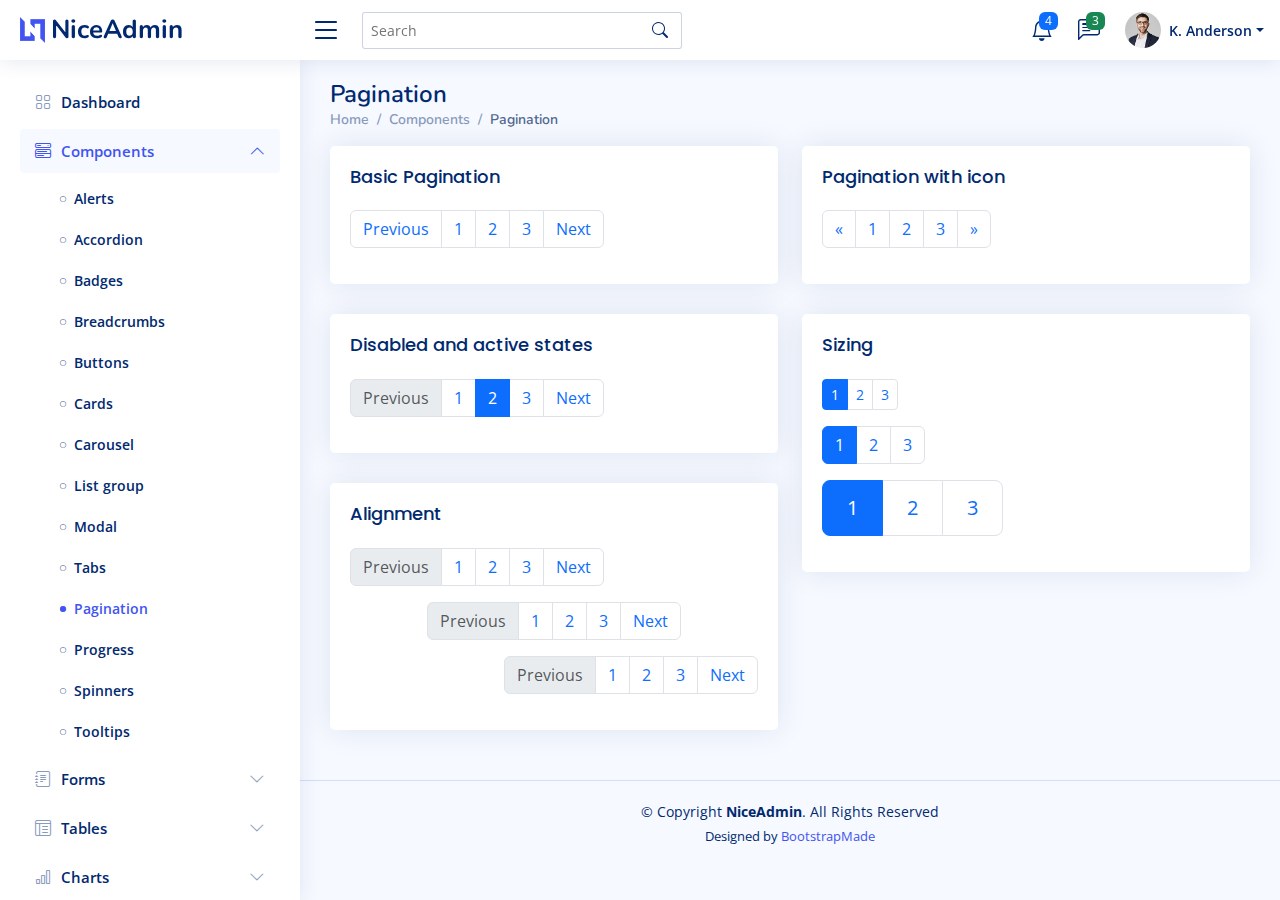
<file: NiceAdminWebAdmin-main/components-pagination.html>
<!DOCTYPE html>
<html lang="en">

<head>
  <meta charset="utf-8">
  <meta content="width=device-width, initial-scale=1.0" name="viewport">

  <title>Components / Pagination - NiceAdmin Bootstrap Template</title>
  <meta content="" name="description">
  <meta content="" name="keywords">

  <!-- Favicons -->
  <link href="assets/img/favicon.png" rel="icon">
  <link href="assets/img/apple-touch-icon.png" rel="apple-touch-icon">

  <!-- Google Fonts -->
  <link href="https://fonts.gstatic.com" rel="preconnect">
  <link href="https://fonts.googleapis.com/css?family=Open+Sans:300,300i,400,400i,600,600i,700,700i|Nunito:300,300i,400,400i,600,600i,700,700i|Poppins:300,300i,400,400i,500,500i,600,600i,700,700i" rel="stylesheet">

  <!-- Vendor CSS Files -->
  <link href="assets/vendor/bootstrap/css/bootstrap.min.css" rel="stylesheet">
  <link href="assets/vendor/bootstrap-icons/bootstrap-icons.css" rel="stylesheet">
  <link href="assets/vendor/boxicons/css/boxicons.min.css" rel="stylesheet">
  <link href="assets/vendor/quill/quill.snow.css" rel="stylesheet">
  <link href="assets/vendor/quill/quill.bubble.css" rel="stylesheet">
  <link href="assets/vendor/remixicon/remixicon.css" rel="stylesheet">
  <link href="assets/vendor/simple-datatables/style.css" rel="stylesheet">

  <!-- Template Main CSS File -->
  <link href="assets/css/style.css" rel="stylesheet">

  <!-- =======================================================
  * Template Name: NiceAdmin
  * Updated: Sep 18 2023 with Bootstrap v5.3.2
  * Template URL: https://bootstrapmade.com/nice-admin-bootstrap-admin-html-template/
  * Author: BootstrapMade.com
  * License: https://bootstrapmade.com/license/
  ======================================================== -->
</head>

<body>

  <!-- ======= Header ======= -->
  <header id="header" class="header fixed-top d-flex align-items-center">

    <div class="d-flex align-items-center justify-content-between">
      <a href="index.html" class="logo d-flex align-items-center">
        <img src="assets/img/logo.png" alt="">
        <span class="d-none d-lg-block">NiceAdmin</span>
      </a>
      <i class="bi bi-list toggle-sidebar-btn"></i>
    </div><!-- End Logo -->

    <div class="search-bar">
      <form class="search-form d-flex align-items-center" method="POST" action="#">
        <input type="text" name="query" placeholder="Search" title="Enter search keyword">
        <button type="submit" title="Search"><i class="bi bi-search"></i></button>
      </form>
    </div><!-- End Search Bar -->

    <nav class="header-nav ms-auto">
      <ul class="d-flex align-items-center">

        <li class="nav-item d-block d-lg-none">
          <a class="nav-link nav-icon search-bar-toggle " href="#">
            <i class="bi bi-search"></i>
          </a>
        </li><!-- End Search Icon-->

        <li class="nav-item dropdown">

          <a class="nav-link nav-icon" href="#" data-bs-toggle="dropdown">
            <i class="bi bi-bell"></i>
            <span class="badge bg-primary badge-number">4</span>
          </a><!-- End Notification Icon -->

          <ul class="dropdown-menu dropdown-menu-end dropdown-menu-arrow notifications">
            <li class="dropdown-header">
              You have 4 new notifications
              <a href="#"><span class="badge rounded-pill bg-primary p-2 ms-2">View all</span></a>
            </li>
            <li>
              <hr class="dropdown-divider">
            </li>

            <li class="notification-item">
              <i class="bi bi-exclamation-circle text-warning"></i>
              <div>
                <h4>Lorem Ipsum</h4>
                <p>Quae dolorem earum veritatis oditseno</p>
                <p>30 min. ago</p>
              </div>
            </li>

            <li>
              <hr class="dropdown-divider">
            </li>

            <li class="notification-item">
              <i class="bi bi-x-circle text-danger"></i>
              <div>
                <h4>Atque rerum nesciunt</h4>
                <p>Quae dolorem earum veritatis oditseno</p>
                <p>1 hr. ago</p>
              </div>
            </li>

            <li>
              <hr class="dropdown-divider">
            </li>

            <li class="notification-item">
              <i class="bi bi-check-circle text-success"></i>
              <div>
                <h4>Sit rerum fuga</h4>
                <p>Quae dolorem earum veritatis oditseno</p>
                <p>2 hrs. ago</p>
              </div>
            </li>

            <li>
              <hr class="dropdown-divider">
            </li>

            <li class="notification-item">
              <i class="bi bi-info-circle text-primary"></i>
              <div>
                <h4>Dicta reprehenderit</h4>
                <p>Quae dolorem earum veritatis oditseno</p>
                <p>4 hrs. ago</p>
              </div>
            </li>

            <li>
              <hr class="dropdown-divider">
            </li>
            <li class="dropdown-footer">
              <a href="#">Show all notifications</a>
            </li>

          </ul><!-- End Notification Dropdown Items -->

        </li><!-- End Notification Nav -->

        <li class="nav-item dropdown">

          <a class="nav-link nav-icon" href="#" data-bs-toggle="dropdown">
            <i class="bi bi-chat-left-text"></i>
            <span class="badge bg-success badge-number">3</span>
          </a><!-- End Messages Icon -->

          <ul class="dropdown-menu dropdown-menu-end dropdown-menu-arrow messages">
            <li class="dropdown-header">
              You have 3 new messages
              <a href="#"><span class="badge rounded-pill bg-primary p-2 ms-2">View all</span></a>
            </li>
            <li>
              <hr class="dropdown-divider">
            </li>

            <li class="message-item">
              <a href="#">
                <img src="assets/img/messages-1.jpg" alt="" class="rounded-circle">
                <div>
                  <h4>Maria Hudson</h4>
                  <p>Velit asperiores et ducimus soluta repudiandae labore officia est ut...</p>
                  <p>4 hrs. ago</p>
                </div>
              </a>
            </li>
            <li>
              <hr class="dropdown-divider">
            </li>

            <li class="message-item">
              <a href="#">
                <img src="assets/img/messages-2.jpg" alt="" class="rounded-circle">
                <div>
                  <h4>Anna Nelson</h4>
                  <p>Velit asperiores et ducimus soluta repudiandae labore officia est ut...</p>
                  <p>6 hrs. ago</p>
                </div>
              </a>
            </li>
            <li>
              <hr class="dropdown-divider">
            </li>

            <li class="message-item">
              <a href="#">
                <img src="assets/img/messages-3.jpg" alt="" class="rounded-circle">
                <div>
                  <h4>David Muldon</h4>
                  <p>Velit asperiores et ducimus soluta repudiandae labore officia est ut...</p>
                  <p>8 hrs. ago</p>
                </div>
              </a>
            </li>
            <li>
              <hr class="dropdown-divider">
            </li>

            <li class="dropdown-footer">
              <a href="#">Show all messages</a>
            </li>

          </ul><!-- End Messages Dropdown Items -->

        </li><!-- End Messages Nav -->

        <li class="nav-item dropdown pe-3">

          <a class="nav-link nav-profile d-flex align-items-center pe-0" href="#" data-bs-toggle="dropdown">
            <img src="assets/img/profile-img.jpg" alt="Profile" class="rounded-circle">
            <span class="d-none d-md-block dropdown-toggle ps-2">K. Anderson</span>
          </a><!-- End Profile Iamge Icon -->

          <ul class="dropdown-menu dropdown-menu-end dropdown-menu-arrow profile">
            <li class="dropdown-header">
              <h6>Kevin Anderson</h6>
              <span>Web Designer</span>
            </li>
            <li>
              <hr class="dropdown-divider">
            </li>

            <li>
              <a class="dropdown-item d-flex align-items-center" href="users-profile.html">
                <i class="bi bi-person"></i>
                <span>My Profile</span>
              </a>
            </li>
            <li>
              <hr class="dropdown-divider">
            </li>

            <li>
              <a class="dropdown-item d-flex align-items-center" href="users-profile.html">
                <i class="bi bi-gear"></i>
                <span>Account Settings</span>
              </a>
            </li>
            <li>
              <hr class="dropdown-divider">
            </li>

            <li>
              <a class="dropdown-item d-flex align-items-center" href="pages-faq.html">
                <i class="bi bi-question-circle"></i>
                <span>Need Help?</span>
              </a>
            </li>
            <li>
              <hr class="dropdown-divider">
            </li>

            <li>
              <a class="dropdown-item d-flex align-items-center" href="#">
                <i class="bi bi-box-arrow-right"></i>
                <span>Sign Out</span>
              </a>
            </li>

          </ul><!-- End Profile Dropdown Items -->
        </li><!-- End Profile Nav -->

      </ul>
    </nav><!-- End Icons Navigation -->

  </header><!-- End Header -->

  <!-- ======= Sidebar ======= -->
  <aside id="sidebar" class="sidebar">

    <ul class="sidebar-nav" id="sidebar-nav">

      <li class="nav-item">
        <a class="nav-link collapsed" href="index.html">
          <i class="bi bi-grid"></i>
          <span>Dashboard</span>
        </a>
      </li><!-- End Dashboard Nav -->

      <li class="nav-item">
        <a class="nav-link " data-bs-target="#components-nav" data-bs-toggle="collapse" href="#">
          <i class="bi bi-menu-button-wide"></i><span>Components</span><i class="bi bi-chevron-down ms-auto"></i>
        </a>
        <ul id="components-nav" class="nav-content collapse show" data-bs-parent="#sidebar-nav">
          <li>
            <a href="components-alerts.html">
              <i class="bi bi-circle"></i><span>Alerts</span>
            </a>
          </li>
          <li>
            <a href="components-accordion.html">
              <i class="bi bi-circle"></i><span>Accordion</span>
            </a>
          </li>
          <li>
            <a href="components-badges.html">
              <i class="bi bi-circle"></i><span>Badges</span>
            </a>
          </li>
          <li>
            <a href="components-breadcrumbs.html">
              <i class="bi bi-circle"></i><span>Breadcrumbs</span>
            </a>
          </li>
          <li>
            <a href="components-buttons.html">
              <i class="bi bi-circle"></i><span>Buttons</span>
            </a>
          </li>
          <li>
            <a href="components-cards.html">
              <i class="bi bi-circle"></i><span>Cards</span>
            </a>
          </li>
          <li>
            <a href="components-carousel.html">
              <i class="bi bi-circle"></i><span>Carousel</span>
            </a>
          </li>
          <li>
            <a href="components-list-group.html">
              <i class="bi bi-circle"></i><span>List group</span>
            </a>
          </li>
          <li>
            <a href="components-modal.html">
              <i class="bi bi-circle"></i><span>Modal</span>
            </a>
          </li>
          <li>
            <a href="components-tabs.html">
              <i class="bi bi-circle"></i><span>Tabs</span>
            </a>
          </li>
          <li>
            <a href="components-pagination.html" class="active">
              <i class="bi bi-circle"></i><span>Pagination</span>
            </a>
          </li>
          <li>
            <a href="components-progress.html">
              <i class="bi bi-circle"></i><span>Progress</span>
            </a>
          </li>
          <li>
            <a href="components-spinners.html">
              <i class="bi bi-circle"></i><span>Spinners</span>
            </a>
          </li>
          <li>
            <a href="components-tooltips.html">
              <i class="bi bi-circle"></i><span>Tooltips</span>
            </a>
          </li>
        </ul>
      </li><!-- End Components Nav -->

      <li class="nav-item">
        <a class="nav-link collapsed" data-bs-target="#forms-nav" data-bs-toggle="collapse" href="#">
          <i class="bi bi-journal-text"></i><span>Forms</span><i class="bi bi-chevron-down ms-auto"></i>
        </a>
        <ul id="forms-nav" class="nav-content collapse " data-bs-parent="#sidebar-nav">
          <li>
            <a href="forms-elements.html">
              <i class="bi bi-circle"></i><span>Form Elements</span>
            </a>
          </li>
          <li>
            <a href="forms-layouts.html">
              <i class="bi bi-circle"></i><span>Form Layouts</span>
            </a>
          </li>
          <li>
            <a href="forms-editors.html">
              <i class="bi bi-circle"></i><span>Form Editors</span>
            </a>
          </li>
          <li>
            <a href="forms-validation.html">
              <i class="bi bi-circle"></i><span>Form Validation</span>
            </a>
          </li>
        </ul>
      </li><!-- End Forms Nav -->

      <li class="nav-item">
        <a class="nav-link collapsed" data-bs-target="#tables-nav" data-bs-toggle="collapse" href="#">
          <i class="bi bi-layout-text-window-reverse"></i><span>Tables</span><i class="bi bi-chevron-down ms-auto"></i>
        </a>
        <ul id="tables-nav" class="nav-content collapse " data-bs-parent="#sidebar-nav">
          <li>
            <a href="tables-general.html">
              <i class="bi bi-circle"></i><span>General Tables</span>
            </a>
          </li>
          <li>
            <a href="tables-data.html">
              <i class="bi bi-circle"></i><span>Data Tables</span>
            </a>
          </li>
        </ul>
      </li><!-- End Tables Nav -->

      <li class="nav-item">
        <a class="nav-link collapsed" data-bs-target="#charts-nav" data-bs-toggle="collapse" href="#">
          <i class="bi bi-bar-chart"></i><span>Charts</span><i class="bi bi-chevron-down ms-auto"></i>
        </a>
        <ul id="charts-nav" class="nav-content collapse " data-bs-parent="#sidebar-nav">
          <li>
            <a href="charts-chartjs.html">
              <i class="bi bi-circle"></i><span>Chart.js</span>
            </a>
          </li>
          <li>
            <a href="charts-apexcharts.html">
              <i class="bi bi-circle"></i><span>ApexCharts</span>
            </a>
          </li>
          <li>
            <a href="charts-echarts.html">
              <i class="bi bi-circle"></i><span>ECharts</span>
            </a>
          </li>
        </ul>
      </li><!-- End Charts Nav -->

      <li class="nav-item">
        <a class="nav-link collapsed" data-bs-target="#icons-nav" data-bs-toggle="collapse" href="#">
          <i class="bi bi-gem"></i><span>Icons</span><i class="bi bi-chevron-down ms-auto"></i>
        </a>
        <ul id="icons-nav" class="nav-content collapse " data-bs-parent="#sidebar-nav">
          <li>
            <a href="icons-bootstrap.html">
              <i class="bi bi-circle"></i><span>Bootstrap Icons</span>
            </a>
          </li>
          <li>
            <a href="icons-remix.html">
              <i class="bi bi-circle"></i><span>Remix Icons</span>
            </a>
          </li>
          <li>
            <a href="icons-boxicons.html">
              <i class="bi bi-circle"></i><span>Boxicons</span>
            </a>
          </li>
        </ul>
      </li><!-- End Icons Nav -->

      <li class="nav-heading">Pages</li>

      <li class="nav-item">
        <a class="nav-link collapsed" href="users-profile.html">
          <i class="bi bi-person"></i>
          <span>Profile</span>
        </a>
      </li><!-- End Profile Page Nav -->

      <li class="nav-item">
        <a class="nav-link collapsed" href="pages-faq.html">
          <i class="bi bi-question-circle"></i>
          <span>F.A.Q</span>
        </a>
      </li><!-- End F.A.Q Page Nav -->

      <li class="nav-item">
        <a class="nav-link collapsed" href="pages-contact.html">
          <i class="bi bi-envelope"></i>
          <span>Contact</span>
        </a>
      </li><!-- End Contact Page Nav -->

      <li class="nav-item">
        <a class="nav-link collapsed" href="pages-register.html">
          <i class="bi bi-card-list"></i>
          <span>Register</span>
        </a>
      </li><!-- End Register Page Nav -->

      <li class="nav-item">
        <a class="nav-link collapsed" href="pages-login.html">
          <i class="bi bi-box-arrow-in-right"></i>
          <span>Login</span>
        </a>
      </li><!-- End Login Page Nav -->

      <li class="nav-item">
        <a class="nav-link collapsed" href="pages-error-404.html">
          <i class="bi bi-dash-circle"></i>
          <span>Error 404</span>
        </a>
      </li><!-- End Error 404 Page Nav -->

      <li class="nav-item">
        <a class="nav-link collapsed" href="pages-blank.html">
          <i class="bi bi-file-earmark"></i>
          <span>Blank</span>
        </a>
      </li><!-- End Blank Page Nav -->

    </ul>

  </aside><!-- End Sidebar-->

  <main id="main" class="main">

    <div class="pagetitle">
      <h1>Pagination</h1>
      <nav>
        <ol class="breadcrumb">
          <li class="breadcrumb-item"><a href="index.html">Home</a></li>
          <li class="breadcrumb-item">Components</li>
          <li class="breadcrumb-item active">Pagination</li>
        </ol>
      </nav>
    </div><!-- End Page Title -->

    <section class="section">
      <div class="row">
        <div class="col-lg-6">

          <div class="card">
            <div class="card-body">
              <h5 class="card-title">Basic Pagination</h5>

              <!-- Basic Pagination -->
              <nav aria-label="Page navigation example">
                <ul class="pagination">
                  <li class="page-item"><a class="page-link" href="#">Previous</a></li>
                  <li class="page-item"><a class="page-link" href="#">1</a></li>
                  <li class="page-item"><a class="page-link" href="#">2</a></li>
                  <li class="page-item"><a class="page-link" href="#">3</a></li>
                  <li class="page-item"><a class="page-link" href="#">Next</a></li>
                </ul>
              </nav><!-- End Basic Pagination -->

            </div>
          </div>

          <div class="card">
            <div class="card-body">
              <h5 class="card-title">Disabled and active states</h5>

              <!-- Disabled and active states -->
              <nav aria-label="...">
                <ul class="pagination">
                  <li class="page-item disabled">
                    <a class="page-link" href="#" tabindex="-1" aria-disabled="true">Previous</a>
                  </li>
                  <li class="page-item"><a class="page-link" href="#">1</a></li>
                  <li class="page-item active" aria-current="page">
                    <a class="page-link" href="#">2</a>
                  </li>
                  <li class="page-item"><a class="page-link" href="#">3</a></li>
                  <li class="page-item">
                    <a class="page-link" href="#">Next</a>
                  </li>
                </ul>
              </nav><!-- End Disabled and active states -->

            </div>
          </div>

          <div class="card">
            <div class="card-body">
              <h5 class="card-title">Alignment</h5>

              <!-- Left/Start Pagination -->
              <nav aria-label="Page navigation example">
                <ul class="pagination">
                  <li class="page-item disabled">
                    <a class="page-link" href="#" tabindex="-1" aria-disabled="true">Previous</a>
                  </li>
                  <li class="page-item"><a class="page-link" href="#">1</a></li>
                  <li class="page-item"><a class="page-link" href="#">2</a></li>
                  <li class="page-item"><a class="page-link" href="#">3</a></li>
                  <li class="page-item">
                    <a class="page-link" href="#">Next</a>
                  </li>
                </ul>
              </nav><!-- End Left/Start Pagination -->

              <!-- Centered Pagination -->
              <nav aria-label="Page navigation example">
                <ul class="pagination justify-content-center">
                  <li class="page-item disabled">
                    <a class="page-link" href="#" tabindex="-1" aria-disabled="true">Previous</a>
                  </li>
                  <li class="page-item"><a class="page-link" href="#">1</a></li>
                  <li class="page-item"><a class="page-link" href="#">2</a></li>
                  <li class="page-item"><a class="page-link" href="#">3</a></li>
                  <li class="page-item">
                    <a class="page-link" href="#">Next</a>
                  </li>
                </ul>
              </nav><!-- End Centered Pagination -->

              <!-- Right/End Aligned Pagination -->
              <nav aria-label="Page navigation example">
                <ul class="pagination justify-content-end">
                  <li class="page-item disabled">
                    <a class="page-link" href="#" tabindex="-1" aria-disabled="true">Previous</a>
                  </li>
                  <li class="page-item"><a class="page-link" href="#">1</a></li>
                  <li class="page-item"><a class="page-link" href="#">2</a></li>
                  <li class="page-item"><a class="page-link" href="#">3</a></li>
                  <li class="page-item">
                    <a class="page-link" href="#">Next</a>
                  </li>
                </ul>
              </nav><!-- End Right/End Aligned Pagination -->

            </div>
          </div>

        </div>

        <div class="col-lg-6">

          <div class="card">
            <div class="card-body">
              <h5 class="card-title">Pagination with icon</h5>

              <!-- Pagination with icons -->
              <nav aria-label="Page navigation example">
                <ul class="pagination">
                  <li class="page-item">
                    <a class="page-link" href="#" aria-label="Previous">
                      <span aria-hidden="true">&laquo;</span>
                    </a>
                  </li>
                  <li class="page-item"><a class="page-link" href="#">1</a></li>
                  <li class="page-item"><a class="page-link" href="#">2</a></li>
                  <li class="page-item"><a class="page-link" href="#">3</a></li>
                  <li class="page-item">
                    <a class="page-link" href="#" aria-label="Next">
                      <span aria-hidden="true">&raquo;</span>
                    </a>
                  </li>
                </ul>
              </nav><!-- End Pagination with icons -->

            </div>
          </div>

          <div class="card">
            <div class="card-body">
              <h5 class="card-title">Sizing</h5>

              <!-- Small Sizing -->
              <nav aria-label="...">
                <ul class="pagination pagination-sm">
                  <li class="page-item active" aria-current="page">
                    <span class="page-link">1</span>
                  </li>
                  <li class="page-item"><a class="page-link" href="#">2</a></li>
                  <li class="page-item"><a class="page-link" href="#">3</a></li>
                </ul>
              </nav><!-- End Small Sizing -->

              <!-- Normal Sizing -->
              <nav aria-label="...">
                <ul class="pagination">
                  <li class="page-item active" aria-current="page">
                    <span class="page-link">1</span>
                  </li>
                  <li class="page-item"><a class="page-link" href="#">2</a></li>
                  <li class="page-item"><a class="page-link" href="#">3</a></li>
                </ul>
              </nav><!-- End Normal Sizing -->

              <!-- Large Sizing -->
              <nav aria-label="...">
                <ul class="pagination pagination-lg">
                  <li class="page-item active" aria-current="page">
                    <span class="page-link">1</span>
                  </li>
                  <li class="page-item"><a class="page-link" href="#">2</a></li>
                  <li class="page-item"><a class="page-link" href="#">3</a></li>
                </ul>
              </nav><!-- End Large Sizing -->

            </div>
          </div>

        </div>
      </div>
    </section>

  </main><!-- End #main -->

  <!-- ======= Footer ======= -->
  <footer id="footer" class="footer">
    <div class="copyright">
      &copy; Copyright <strong><span>NiceAdmin</span></strong>. All Rights Reserved
    </div>
    <div class="credits">
      <!-- All the links in the footer should remain intact. -->
      <!-- You can delete the links only if you purchased the pro version. -->
      <!-- Licensing information: https://bootstrapmade.com/license/ -->
      <!-- Purchase the pro version with working PHP/AJAX contact form: https://bootstrapmade.com/nice-admin-bootstrap-admin-html-template/ -->
      Designed by <a href="https://bootstrapmade.com/">BootstrapMade</a>
    </div>
  </footer><!-- End Footer -->

  <a href="#" class="back-to-top d-flex align-items-center justify-content-center"><i class="bi bi-arrow-up-short"></i></a>

  <!-- Vendor JS Files -->
  <script src="assets/vendor/apexcharts/apexcharts.min.js"></script>
  <script src="assets/vendor/bootstrap/js/bootstrap.bundle.min.js"></script>
  <script src="assets/vendor/chart.js/chart.umd.js"></script>
  <script src="assets/vendor/echarts/echarts.min.js"></script>
  <script src="assets/vendor/quill/quill.min.js"></script>
  <script src="assets/vendor/simple-datatables/simple-datatables.js"></script>
  <script src="assets/vendor/tinymce/tinymce.min.js"></script>
  <script src="assets/vendor/php-email-form/validate.js"></script>

  <!-- Template Main JS File -->
  <script src="assets/js/main.js"></script>

</body>

</html>
</file>
<file: NiceAdminWebAdmin-main/assets/vendor/quill/quill.snow.css>
/*!
 * Quill Editor v1.3.7
 * https://quilljs.com/
 * Copyright (c) 2014, Jason Chen
 * Copyright (c) 2013, salesforce.com
 */
.ql-container {
  box-sizing: border-box;
  font-family: Helvetica, Arial, sans-serif;
  font-size: 13px;
  height: 100%;
  margin: 0px;
  position: relative;
}
.ql-container.ql-disabled .ql-tooltip {
  visibility: hidden;
}
.ql-container.ql-disabled .ql-editor ul[data-checked] > li::before {
  pointer-events: none;
}
.ql-clipboard {
  left: -100000px;
  height: 1px;
  overflow-y: hidden;
  position: absolute;
  top: 50%;
}
.ql-clipboard p {
  margin: 0;
  padding: 0;
}
.ql-editor {
  box-sizing: border-box;
  line-height: 1.42;
  height: 100%;
  outline: none;
  overflow-y: auto;
  padding: 12px 15px;
  tab-size: 4;
  -moz-tab-size: 4;
  text-align: left;
  white-space: pre-wrap;
  word-wrap: break-word;
}
.ql-editor > * {
  cursor: text;
}
.ql-editor p,
.ql-editor ol,
.ql-editor ul,
.ql-editor pre,
.ql-editor blockquote,
.ql-editor h1,
.ql-editor h2,
.ql-editor h3,
.ql-editor h4,
.ql-editor h5,
.ql-editor h6 {
  margin: 0;
  padding: 0;
  counter-reset: list-1 list-2 list-3 list-4 list-5 list-6 list-7 list-8 list-9;
}
.ql-editor ol,
.ql-editor ul {
  padding-left: 1.5em;
}
.ql-editor ol > li,
.ql-editor ul > li {
  list-style-type: none;
}
.ql-editor ul > li::before {
  content: '\2022';
}
.ql-editor ul[data-checked=true],
.ql-editor ul[data-checked=false] {
  pointer-events: none;
}
.ql-editor ul[data-checked=true] > li *,
.ql-editor ul[data-checked=false] > li * {
  pointer-events: all;
}
.ql-editor ul[data-checked=true] > li::before,
.ql-editor ul[data-checked=false] > li::before {
  color: #777;
  cursor: pointer;
  pointer-events: all;
}
.ql-editor ul[data-checked=true] > li::before {
  content: '\2611';
}
.ql-editor ul[data-checked=false] > li::before {
  content: '\2610';
}
.ql-editor li::before {
  display: inline-block;
  white-space: nowrap;
  width: 1.2em;
}
.ql-editor li:not(.ql-direction-rtl)::before {
  margin-left: -1.5em;
  margin-right: 0.3em;
  text-align: right;
}
.ql-editor li.ql-direction-rtl::before {
  margin-left: 0.3em;
  margin-right: -1.5em;
}
.ql-editor ol li:not(.ql-direction-rtl),
.ql-editor ul li:not(.ql-direction-rtl) {
  padding-left: 1.5em;
}
.ql-editor ol li.ql-direction-rtl,
.ql-editor ul li.ql-direction-rtl {
  padding-right: 1.5em;
}
.ql-editor ol li {
  counter-reset: list-1 list-2 list-3 list-4 list-5 list-6 list-7 list-8 list-9;
  counter-increment: list-0;
}
.ql-editor ol li:before {
  content: counter(list-0, decimal) '. ';
}
.ql-editor ol li.ql-indent-1 {
  counter-increment: list-1;
}
.ql-editor ol li.ql-indent-1:before {
  content: counter(list-1, lower-alpha) '. ';
}
.ql-editor ol li.ql-indent-1 {
  counter-reset: list-2 list-3 list-4 list-5 list-6 list-7 list-8 list-9;
}
.ql-editor ol li.ql-indent-2 {
  counter-increment: list-2;
}
.ql-editor ol li.ql-indent-2:before {
  content: counter(list-2, lower-roman) '. ';
}
.ql-editor ol li.ql-indent-2 {
  counter-reset: list-3 list-4 list-5 list-6 list-7 list-8 list-9;
}
.ql-editor ol li.ql-indent-3 {
  counter-increment: list-3;
}
.ql-editor ol li.ql-indent-3:before {
  content: counter(list-3, decimal) '. ';
}
.ql-editor ol li.ql-indent-3 {
  counter-reset: list-4 list-5 list-6 list-7 list-8 list-9;
}
.ql-editor ol li.ql-indent-4 {
  counter-increment: list-4;
}
.ql-editor ol li.ql-indent-4:before {
  content: counter(list-4, lower-alpha) '. ';
}
.ql-editor ol li.ql-indent-4 {
  counter-reset: list-5 list-6 list-7 list-8 list-9;
}
.ql-editor ol li.ql-indent-5 {
  counter-increment: list-5;
}
.ql-editor ol li.ql-indent-5:before {
  content: counter(list-5, lower-roman) '. ';
}
.ql-editor ol li.ql-indent-5 {
  counter-reset: list-6 list-7 list-8 list-9;
}
.ql-editor ol li.ql-indent-6 {
  counter-increment: list-6;
}
.ql-editor ol li.ql-indent-6:before {
  content: counter(list-6, decimal) '. ';
}
.ql-editor ol li.ql-indent-6 {
  counter-reset: list-7 list-8 list-9;
}
.ql-editor ol li.ql-indent-7 {
  counter-increment: list-7;
}
.ql-editor ol li.ql-indent-7:before {
  content: counter(list-7, lower-alpha) '. ';
}
.ql-editor ol li.ql-indent-7 {
  counter-reset: list-8 list-9;
}
.ql-editor ol li.ql-indent-8 {
  counter-increment: list-8;
}
.ql-editor ol li.ql-indent-8:before {
  content: counter(list-8, lower-roman) '. ';
}
.ql-editor ol li.ql-indent-8 {
  counter-reset: list-9;
}
.ql-editor ol li.ql-indent-9 {
  counter-increment: list-9;
}
.ql-editor ol li.ql-indent-9:before {
  content: counter(list-9, decimal) '. ';
}
.ql-editor .ql-indent-1:not(.ql-direction-rtl) {
  padding-left: 3em;
}
.ql-editor li.ql-indent-1:not(.ql-direction-rtl) {
  padding-left: 4.5em;
}
.ql-editor .ql-indent-1.ql-direction-rtl.ql-align-right {
  padding-right: 3em;
}
.ql-editor li.ql-indent-1.ql-direction-rtl.ql-align-right {
  padding-right: 4.5em;
}
.ql-editor .ql-indent-2:not(.ql-direction-rtl) {
  padding-left: 6em;
}
.ql-editor li.ql-indent-2:not(.ql-direction-rtl) {
  padding-left: 7.5em;
}
.ql-editor .ql-indent-2.ql-direction-rtl.ql-align-right {
  padding-right: 6em;
}
.ql-editor li.ql-indent-2.ql-direction-rtl.ql-align-right {
  padding-right: 7.5em;
}
.ql-editor .ql-indent-3:not(.ql-direction-rtl) {
  padding-left: 9em;
}
.ql-editor li.ql-indent-3:not(.ql-direction-rtl) {
  padding-left: 10.5em;
}
.ql-editor .ql-indent-3.ql-direction-rtl.ql-align-right {
  padding-right: 9em;
}
.ql-editor li.ql-indent-3.ql-direction-rtl.ql-align-right {
  padding-right: 10.5em;
}
.ql-editor .ql-indent-4:not(.ql-direction-rtl) {
  padding-left: 12em;
}
.ql-editor li.ql-indent-4:not(.ql-direction-rtl) {
  padding-left: 13.5em;
}
.ql-editor .ql-indent-4.ql-direction-rtl.ql-align-right {
  padding-right: 12em;
}
.ql-editor li.ql-indent-4.ql-direction-rtl.ql-align-right {
  padding-right: 13.5em;
}
.ql-editor .ql-indent-5:not(.ql-direction-rtl) {
  padding-left: 15em;
}
.ql-editor li.ql-indent-5:not(.ql-direction-rtl) {
  padding-left: 16.5em;
}
.ql-editor .ql-indent-5.ql-direction-rtl.ql-align-right {
  padding-right: 15em;
}
.ql-editor li.ql-indent-5.ql-direction-rtl.ql-align-right {
  padding-right: 16.5em;
}
.ql-editor .ql-indent-6:not(.ql-direction-rtl) {
  padding-left: 18em;
}
.ql-editor li.ql-indent-6:not(.ql-direction-rtl) {
  padding-left: 19.5em;
}
.ql-editor .ql-indent-6.ql-direction-rtl.ql-align-right {
  padding-right: 18em;
}
.ql-editor li.ql-indent-6.ql-direction-rtl.ql-align-right {
  padding-right: 19.5em;
}
.ql-editor .ql-indent-7:not(.ql-direction-rtl) {
  padding-left: 21em;
}
.ql-editor li.ql-indent-7:not(.ql-direction-rtl) {
  padding-left: 22.5em;
}
.ql-editor .ql-indent-7.ql-direction-rtl.ql-align-right {
  padding-right: 21em;
}
.ql-editor li.ql-indent-7.ql-direction-rtl.ql-align-right {
  padding-right: 22.5em;
}
.ql-editor .ql-indent-8:not(.ql-direction-rtl) {
  padding-left: 24em;
}
.ql-editor li.ql-indent-8:not(.ql-direction-rtl) {
  padding-left: 25.5em;
}
.ql-editor .ql-indent-8.ql-direction-rtl.ql-align-right {
  padding-right: 24em;
}
.ql-editor li.ql-indent-8.ql-direction-rtl.ql-align-right {
  padding-right: 25.5em;
}
.ql-editor .ql-indent-9:not(.ql-direction-rtl) {
  padding-left: 27em;
}
.ql-editor li.ql-indent-9:not(.ql-direction-rtl) {
  padding-left: 28.5em;
}
.ql-editor .ql-indent-9.ql-direction-rtl.ql-align-right {
  padding-right: 27em;
}
.ql-editor li.ql-indent-9.ql-direction-rtl.ql-align-right {
  padding-right: 28.5em;
}
.ql-editor .ql-video {
  display: block;
  max-width: 100%;
}
.ql-editor .ql-video.ql-align-center {
  margin: 0 auto;
}
.ql-editor .ql-video.ql-align-right {
  margin: 0 0 0 auto;
}
.ql-editor .ql-bg-black {
  background-color: #000;
}
.ql-editor .ql-bg-red {
  background-color: #e60000;
}
.ql-editor .ql-bg-orange {
  background-color: #f90;
}
.ql-editor .ql-bg-yellow {
  background-color: #ff0;
}
.ql-editor .ql-bg-green {
  background-color: #008a00;
}
.ql-editor .ql-bg-blue {
  background-color: #06c;
}
.ql-editor .ql-bg-purple {
  background-color: #93f;
}
.ql-editor .ql-color-white {
  color: #fff;
}
.ql-editor .ql-color-red {
  color: #e60000;
}
.ql-editor .ql-color-orange {
  color: #f90;
}
.ql-editor .ql-color-yellow {
  color: #ff0;
}
.ql-editor .ql-color-green {
  color: #008a00;
}
.ql-editor .ql-color-blue {
  color: #06c;
}
.ql-editor .ql-color-purple {
  color: #93f;
}
.ql-editor .ql-font-serif {
  font-family: Georgia, Times New Roman, serif;
}
.ql-editor .ql-font-monospace {
  font-family: Monaco, Courier New, monospace;
}
.ql-editor .ql-size-small {
  font-size: 0.75em;
}
.ql-editor .ql-size-large {
  font-size: 1.5em;
}
.ql-editor .ql-size-huge {
  font-size: 2.5em;
}
.ql-editor .ql-direction-rtl {
  direction: rtl;
  text-align: inherit;
}
.ql-editor .ql-align-center {
  text-align: center;
}
.ql-editor .ql-align-justify {
  text-align: justify;
}
.ql-editor .ql-align-right {
  text-align: right;
}
.ql-editor.ql-blank::before {
  color: rgba(0,0,0,0.6);
  content: attr(data-placeholder);
  font-style: italic;
  left: 15px;
  pointer-events: none;
  position: absolute;
  right: 15px;
}
.ql-snow.ql-toolbar:after,
.ql-snow .ql-toolbar:after {
  clear: both;
  content: '';
  display: table;
}
.ql-snow.ql-toolbar button,
.ql-snow .ql-toolbar button {
  background: none;
  border: none;
  cursor: pointer;
  display: inline-block;
  float: left;
  height: 24px;
  padding: 3px 5px;
  width: 28px;
}
.ql-snow.ql-toolbar button svg,
.ql-snow .ql-toolbar button svg {
  float: left;
  height: 100%;
}
.ql-snow.ql-toolbar button:active:hover,
.ql-snow .ql-toolbar button:active:hover {
  outline: none;
}
.ql-snow.ql-toolbar input.ql-image[type=file],
.ql-snow .ql-toolbar input.ql-image[type=file] {
  display: none;
}
.ql-snow.ql-toolbar button:hover,
.ql-snow .ql-toolbar button:hover,
.ql-snow.ql-toolbar button:focus,
.ql-snow .ql-toolbar button:focus,
.ql-snow.ql-toolbar button.ql-active,
.ql-snow .ql-toolbar button.ql-active,
.ql-snow.ql-toolbar .ql-picker-label:hover,
.ql-snow .ql-toolbar .ql-picker-label:hover,
.ql-snow.ql-toolbar .ql-picker-label.ql-active,
.ql-snow .ql-toolbar .ql-picker-label.ql-active,
.ql-snow.ql-toolbar .ql-picker-item:hover,
.ql-snow .ql-toolbar .ql-picker-item:hover,
.ql-snow.ql-toolbar .ql-picker-item.ql-selected,
.ql-snow .ql-toolbar .ql-picker-item.ql-selected {
  color: #06c;
}
.ql-snow.ql-toolbar button:hover .ql-fill,
.ql-snow .ql-toolbar button:hover .ql-fill,
.ql-snow.ql-toolbar button:focus .ql-fill,
.ql-snow .ql-toolbar button:focus .ql-fill,
.ql-snow.ql-toolbar button.ql-active .ql-fill,
.ql-snow .ql-toolbar button.ql-active .ql-fill,
.ql-snow.ql-toolbar .ql-picker-label:hover .ql-fill,
.ql-snow .ql-toolbar .ql-picker-label:hover .ql-fill,
.ql-snow.ql-toolbar .ql-picker-label.ql-active .ql-fill,
.ql-snow .ql-toolbar .ql-picker-label.ql-active .ql-fill,
.ql-snow.ql-toolbar .ql-picker-item:hover .ql-fill,
.ql-snow .ql-toolbar .ql-picker-item:hover .ql-fill,
.ql-snow.ql-toolbar .ql-picker-item.ql-selected .ql-fill,
.ql-snow .ql-toolbar .ql-picker-item.ql-selected .ql-fill,
.ql-snow.ql-toolbar button:hover .ql-stroke.ql-fill,
.ql-snow .ql-toolbar button:hover .ql-stroke.ql-fill,
.ql-snow.ql-toolbar button:focus .ql-stroke.ql-fill,
.ql-snow .ql-toolbar button:focus .ql-stroke.ql-fill,
.ql-snow.ql-toolbar button.ql-active .ql-stroke.ql-fill,
.ql-snow .ql-toolbar button.ql-active .ql-stroke.ql-fill,
.ql-snow.ql-toolbar .ql-picker-label:hover .ql-stroke.ql-fill,
.ql-snow .ql-toolbar .ql-picker-label:hover .ql-stroke.ql-fill,
.ql-snow.ql-toolbar .ql-picker-label.ql-active .ql-stroke.ql-fill,
.ql-snow .ql-toolbar .ql-picker-label.ql-active .ql-stroke.ql-fill,
.ql-snow.ql-toolbar .ql-picker-item:hover .ql-stroke.ql-fill,
.ql-snow .ql-toolbar .ql-picker-item:hover .ql-stroke.ql-fill,
.ql-snow.ql-toolbar .ql-picker-item.ql-selected .ql-stroke.ql-fill,
.ql-snow .ql-toolbar .ql-picker-item.ql-selected .ql-stroke.ql-fill {
  fill: #06c;
}
.ql-snow.ql-toolbar button:hover .ql-stroke,
.ql-snow .ql-toolbar button:hover .ql-stroke,
.ql-snow.ql-toolbar button:focus .ql-stroke,
.ql-snow .ql-toolbar button:focus .ql-stroke,
.ql-snow.ql-toolbar button.ql-active .ql-stroke,
.ql-snow .ql-toolbar button.ql-active .ql-stroke,
.ql-snow.ql-toolbar .ql-picker-label:hover .ql-stroke,
.ql-snow .ql-toolbar .ql-picker-label:hover .ql-stroke,
.ql-snow.ql-toolbar .ql-picker-label.ql-active .ql-stroke,
.ql-snow .ql-toolbar .ql-picker-label.ql-active .ql-stroke,
.ql-snow.ql-toolbar .ql-picker-item:hover .ql-stroke,
.ql-snow .ql-toolbar .ql-picker-item:hover .ql-stroke,
.ql-snow.ql-toolbar .ql-picker-item.ql-selected .ql-stroke,
.ql-snow .ql-toolbar .ql-picker-item.ql-selected .ql-stroke,
.ql-snow.ql-toolbar button:hover .ql-stroke-miter,
.ql-snow .ql-toolbar button:hover .ql-stroke-miter,
.ql-snow.ql-toolbar button:focus .ql-stroke-miter,
.ql-snow .ql-toolbar button:focus .ql-stroke-miter,
.ql-snow.ql-toolbar button.ql-active .ql-stroke-miter,
.ql-snow .ql-toolbar button.ql-active .ql-stroke-miter,
.ql-snow.ql-toolbar .ql-picker-label:hover .ql-stroke-miter,
.ql-snow .ql-toolbar .ql-picker-label:hover .ql-stroke-miter,
.ql-snow.ql-toolbar .ql-picker-label.ql-active .ql-stroke-miter,
.ql-snow .ql-toolbar .ql-picker-label.ql-active .ql-stroke-miter,
.ql-snow.ql-toolbar .ql-picker-item:hover .ql-stroke-miter,
.ql-snow .ql-toolbar .ql-picker-item:hover .ql-stroke-miter,
.ql-snow.ql-toolbar .ql-picker-item.ql-selected .ql-stroke-miter,
.ql-snow .ql-toolbar .ql-picker-item.ql-selected .ql-stroke-miter {
  stroke: #06c;
}
@media (pointer: coarse) {
  .ql-snow.ql-toolbar button:hover:not(.ql-active),
  .ql-snow .ql-toolbar button:hover:not(.ql-active) {
    color: #444;
  }
  .ql-snow.ql-toolbar button:hover:not(.ql-active) .ql-fill,
  .ql-snow .ql-toolbar button:hover:not(.ql-active) .ql-fill,
  .ql-snow.ql-toolbar button:hover:not(.ql-active) .ql-stroke.ql-fill,
  .ql-snow .ql-toolbar button:hover:not(.ql-active) .ql-stroke.ql-fill {
    fill: #444;
  }
  .ql-snow.ql-toolbar button:hover:not(.ql-active) .ql-stroke,
  .ql-snow .ql-toolbar button:hover:not(.ql-active) .ql-stroke,
  .ql-snow.ql-toolbar button:hover:not(.ql-active) .ql-stroke-miter,
  .ql-snow .ql-toolbar button:hover:not(.ql-active) .ql-stroke-miter {
    stroke: #444;
  }
}
.ql-snow {
  box-sizing: border-box;
}
.ql-snow * {
  box-sizing: border-box;
}
.ql-snow .ql-hidden {
  display: none;
}
.ql-snow .ql-out-bottom,
.ql-snow .ql-out-top {
  visibility: hidden;
}
.ql-snow .ql-tooltip {
  position: absolute;
  transform: translateY(10px);
}
.ql-snow .ql-tooltip a {
  cursor: pointer;
  text-decoration: none;
}
.ql-snow .ql-tooltip.ql-flip {
  transform: translateY(-10px);
}
.ql-snow .ql-formats {
  display: inline-block;
  vertical-align: middle;
}
.ql-snow .ql-formats:after {
  clear: both;
  content: '';
  display: table;
}
.ql-snow .ql-stroke {
  fill: none;
  stroke: #444;
  stroke-linecap: round;
  stroke-linejoin: round;
  stroke-width: 2;
}
.ql-snow .ql-stroke-miter {
  fill: none;
  stroke: #444;
  stroke-miterlimit: 10;
  stroke-width: 2;
}
.ql-snow .ql-fill,
.ql-snow .ql-stroke.ql-fill {
  fill: #444;
}
.ql-snow .ql-empty {
  fill: none;
}
.ql-snow .ql-even {
  fill-rule: evenodd;
}
.ql-snow .ql-thin,
.ql-snow .ql-stroke.ql-thin {
  stroke-width: 1;
}
.ql-snow .ql-transparent {
  opacity: 0.4;
}
.ql-snow .ql-direction svg:last-child {
  display: none;
}
.ql-snow .ql-direction.ql-active svg:last-child {
  display: inline;
}
.ql-snow .ql-direction.ql-active svg:first-child {
  display: none;
}
.ql-snow .ql-editor h1 {
  font-size: 2em;
}
.ql-snow .ql-editor h2 {
  font-size: 1.5em;
}
.ql-snow .ql-editor h3 {
  font-size: 1.17em;
}
.ql-snow .ql-editor h4 {
  font-size: 1em;
}
.ql-snow .ql-editor h5 {
  font-size: 0.83em;
}
.ql-snow .ql-editor h6 {
  font-size: 0.67em;
}
.ql-snow .ql-editor a {
  text-decoration: underline;
}
.ql-snow .ql-editor blockquote {
  border-left: 4px solid #ccc;
  margin-bottom: 5px;
  margin-top: 5px;
  padding-left: 16px;
}
.ql-snow .ql-editor code,
.ql-snow .ql-editor pre {
  background-color: #f0f0f0;
  border-radius: 3px;
}
.ql-snow .ql-editor pre {
  white-space: pre-wrap;
  margin-bottom: 5px;
  margin-top: 5px;
  padding: 5px 10px;
}
.ql-snow .ql-editor code {
  font-size: 85%;
  padding: 2px 4px;
}
.ql-snow .ql-editor pre.ql-syntax {
  background-color: #23241f;
  color: #f8f8f2;
  overflow: visible;
}
.ql-snow .ql-editor img {
  max-width: 100%;
}
.ql-snow .ql-picker {
  color: #444;
  display: inline-block;
  float: left;
  font-size: 14px;
  font-weight: 500;
  height: 24px;
  position: relative;
  vertical-align: middle;
}
.ql-snow .ql-picker-label {
  cursor: pointer;
  display: inline-block;
  height: 100%;
  padding-left: 8px;
  padding-right: 2px;
  position: relative;
  width: 100%;
}
.ql-snow .ql-picker-label::before {
  display: inline-block;
  line-height: 22px;
}
.ql-snow .ql-picker-options {
  background-color: #fff;
  display: none;
  min-width: 100%;
  padding: 4px 8px;
  position: absolute;
  white-space: nowrap;
}
.ql-snow .ql-picker-options .ql-picker-item {
  cursor: pointer;
  display: block;
  padding-bottom: 5px;
  padding-top: 5px;
}
.ql-snow .ql-picker.ql-expanded .ql-picker-label {
  color: #ccc;
  z-index: 2;
}
.ql-snow .ql-picker.ql-expanded .ql-picker-label .ql-fill {
  fill: #ccc;
}
.ql-snow .ql-picker.ql-expanded .ql-picker-label .ql-stroke {
  stroke: #ccc;
}
.ql-snow .ql-picker.ql-expanded .ql-picker-options {
  display: block;
  margin-top: -1px;
  top: 100%;
  z-index: 1;
}
.ql-snow .ql-color-picker,
.ql-snow .ql-icon-picker {
  width: 28px;
}
.ql-snow .ql-color-picker .ql-picker-label,
.ql-snow .ql-icon-picker .ql-picker-label {
  padding: 2px 4px;
}
.ql-snow .ql-color-picker .ql-picker-label svg,
.ql-snow .ql-icon-picker .ql-picker-label svg {
  right: 4px;
}
.ql-snow .ql-icon-picker .ql-picker-options {
  padding: 4px 0px;
}
.ql-snow .ql-icon-picker .ql-picker-item {
  height: 24px;
  width: 24px;
  padding: 2px 4px;
}
.ql-snow .ql-color-picker .ql-picker-options {
  padding: 3px 5px;
  width: 152px;
}
.ql-snow .ql-color-picker .ql-picker-item {
  border: 1px solid transparent;
  float: left;
  height: 16px;
  margin: 2px;
  padding: 0px;
  width: 16px;
}
.ql-snow .ql-picker:not(.ql-color-picker):not(.ql-icon-picker) svg {
  position: absolute;
  margin-top: -9px;
  right: 0;
  top: 50%;
  width: 18px;
}
.ql-snow .ql-picker.ql-header .ql-picker-label[data-label]:not([data-label=''])::before,
.ql-snow .ql-picker.ql-font .ql-picker-label[data-label]:not([data-label=''])::before,
.ql-snow .ql-picker.ql-size .ql-picker-label[data-label]:not([data-label=''])::before,
.ql-snow .ql-picker.ql-header .ql-picker-item[data-label]:not([data-label=''])::before,
.ql-snow .ql-picker.ql-font .ql-picker-item[data-label]:not([data-label=''])::before,
.ql-snow .ql-picker.ql-size .ql-picker-item[data-label]:not([data-label=''])::before {
  content: attr(data-label);
}
.ql-snow .ql-picker.ql-header {
  width: 98px;
}
.ql-snow .ql-picker.ql-header .ql-picker-label::before,
.ql-snow .ql-picker.ql-header .ql-picker-item::before {
  content: 'Normal';
}
.ql-snow .ql-picker.ql-header .ql-picker-label[data-value="1"]::before,
.ql-snow .ql-picker.ql-header .ql-picker-item[data-value="1"]::before {
  content: 'Heading 1';
}
.ql-snow .ql-picker.ql-header .ql-picker-label[data-value="2"]::before,
.ql-snow .ql-picker.ql-header .ql-picker-item[data-value="2"]::before {
  content: 'Heading 2';
}
.ql-snow .ql-picker.ql-header .ql-picker-label[data-value="3"]::before,
.ql-snow .ql-picker.ql-header .ql-picker-item[data-value="3"]::before {
  content: 'Heading 3';
}
.ql-snow .ql-picker.ql-header .ql-picker-label[data-value="4"]::before,
.ql-snow .ql-picker.ql-header .ql-picker-item[data-value="4"]::before {
  content: 'Heading 4';
}
.ql-snow .ql-picker.ql-header .ql-picker-label[data-value="5"]::before,
.ql-snow .ql-picker.ql-header .ql-picker-item[data-value="5"]::before {
  content: 'Heading 5';
}
.ql-snow .ql-picker.ql-header .ql-picker-label[data-value="6"]::before,
.ql-snow .ql-picker.ql-header .ql-picker-item[data-value="6"]::before {
  content: 'Heading 6';
}
.ql-snow .ql-picker.ql-header .ql-picker-item[data-value="1"]::before {
  font-size: 2em;
}
.ql-snow .ql-picker.ql-header .ql-picker-item[data-value="2"]::before {
  font-size: 1.5em;
}
.ql-snow .ql-picker.ql-header .ql-picker-item[data-value="3"]::before {
  font-size: 1.17em;
}
.ql-snow .ql-picker.ql-header .ql-picker-item[data-value="4"]::before {
  font-size: 1em;
}
.ql-snow .ql-picker.ql-header .ql-picker-item[data-value="5"]::before {
  font-size: 0.83em;
}
.ql-snow .ql-picker.ql-header .ql-picker-item[data-value="6"]::before {
  font-size: 0.67em;
}
.ql-snow .ql-picker.ql-font {
  width: 108px;
}
.ql-snow .ql-picker.ql-font .ql-picker-label::before,
.ql-snow .ql-picker.ql-font .ql-picker-item::before {
  content: 'Sans Serif';
}
.ql-snow .ql-picker.ql-font .ql-picker-label[data-value=serif]::before,
.ql-snow .ql-picker.ql-font .ql-picker-item[data-value=serif]::before {
  content: 'Serif';
}
.ql-snow .ql-picker.ql-font .ql-picker-label[data-value=monospace]::before,
.ql-snow .ql-picker.ql-font .ql-picker-item[data-value=monospace]::before {
  content: 'Monospace';
}
.ql-snow .ql-picker.ql-font .ql-picker-item[data-value=serif]::before {
  font-family: Georgia, Times New Roman, serif;
}
.ql-snow .ql-picker.ql-font .ql-picker-item[data-value=monospace]::before {
  font-family: Monaco, Courier New, monospace;
}
.ql-snow .ql-picker.ql-size {
  width: 98px;
}
.ql-snow .ql-picker.ql-size .ql-picker-label::before,
.ql-snow .ql-picker.ql-size .ql-picker-item::before {
  content: 'Normal';
}
.ql-snow .ql-picker.ql-size .ql-picker-label[data-value=small]::before,
.ql-snow .ql-picker.ql-size .ql-picker-item[data-value=small]::before {
  content: 'Small';
}
.ql-snow .ql-picker.ql-size .ql-picker-label[data-value=large]::before,
.ql-snow .ql-picker.ql-size .ql-picker-item[data-value=large]::before {
  content: 'Large';
}
.ql-snow .ql-picker.ql-size .ql-picker-label[data-value=huge]::before,
.ql-snow .ql-picker.ql-size .ql-picker-item[data-value=huge]::before {
  content: 'Huge';
}
.ql-snow .ql-picker.ql-size .ql-picker-item[data-value=small]::before {
  font-size: 10px;
}
.ql-snow .ql-picker.ql-size .ql-picker-item[data-value=large]::before {
  font-size: 18px;
}
.ql-snow .ql-picker.ql-size .ql-picker-item[data-value=huge]::before {
  font-size: 32px;
}
.ql-snow .ql-color-picker.ql-background .ql-picker-item {
  background-color: #fff;
}
.ql-snow .ql-color-picker.ql-color .ql-picker-item {
  background-color: #000;
}
.ql-toolbar.ql-snow {
  border: 1px solid #ccc;
  box-sizing: border-box;
  font-family: 'Helvetica Neue', 'Helvetica', 'Arial', sans-serif;
  padding: 8px;
}
.ql-toolbar.ql-snow .ql-formats {
  margin-right: 15px;
}
.ql-toolbar.ql-snow .ql-picker-label {
  border: 1px solid transparent;
}
.ql-toolbar.ql-snow .ql-picker-options {
  border: 1px solid transparent;
  box-shadow: rgba(0,0,0,0.2) 0 2px 8px;
}
.ql-toolbar.ql-snow .ql-picker.ql-expanded .ql-picker-label {
  border-color: #ccc;
}
.ql-toolbar.ql-snow .ql-picker.ql-expanded .ql-picker-options {
  border-color: #ccc;
}
.ql-toolbar.ql-snow .ql-color-picker .ql-picker-item.ql-selected,
.ql-toolbar.ql-snow .ql-color-picker .ql-picker-item:hover {
  border-color: #000;
}
.ql-toolbar.ql-snow + .ql-container.ql-snow {
  border-top: 0px;
}
.ql-snow .ql-tooltip {
  background-color: #fff;
  border: 1px solid #ccc;
  box-shadow: 0px 0px 5px #ddd;
  color: #444;
  padding: 5px 12px;
  white-space: nowrap;
}
.ql-snow .ql-tooltip::before {
  content: "Visit URL:";
  line-height: 26px;
  margin-right: 8px;
}
.ql-snow .ql-tooltip input[type=text] {
  display: none;
  border: 1px solid #ccc;
  font-size: 13px;
  height: 26px;
  margin: 0px;
  padding: 3px 5px;
  width: 170px;
}
.ql-snow .ql-tooltip a.ql-preview {
  display: inline-block;
  max-width: 200px;
  overflow-x: hidden;
  text-overflow: ellipsis;
  vertical-align: top;
}
.ql-snow .ql-tooltip a.ql-action::after {
  border-right: 1px solid #ccc;
  content: 'Edit';
  margin-left: 16px;
  padding-right: 8px;
}
.ql-snow .ql-tooltip a.ql-remove::before {
  content: 'Remove';
  margin-left: 8px;
}
.ql-snow .ql-tooltip a {
  line-height: 26px;
}
.ql-snow .ql-tooltip.ql-editing a.ql-preview,
.ql-snow .ql-tooltip.ql-editing a.ql-remove {
  display: none;
}
.ql-snow .ql-tooltip.ql-editing input[type=text] {
  display: inline-block;
}
.ql-snow .ql-tooltip.ql-editing a.ql-action::after {
  border-right: 0px;
  content: 'Save';
  padding-right: 0px;
}
.ql-snow .ql-tooltip[data-mode=link]::before {
  content: "Enter link:";
}
.ql-snow .ql-tooltip[data-mode=formula]::before {
  content: "Enter formula:";
}
.ql-snow .ql-tooltip[data-mode=video]::before {
  content: "Enter video:";
}
.ql-snow a {
  color: #06c;
}
.ql-container.ql-snow {
  border: 1px solid #ccc;
}
</file>
<file: NiceAdminWebAdmin-main/assets/vendor/quill/quill.bubble.css>
/*!
 * Quill Editor v1.3.7
 * https://quilljs.com/
 * Copyright (c) 2014, Jason Chen
 * Copyright (c) 2013, salesforce.com
 */
.ql-container {
  box-sizing: border-box;
  font-family: Helvetica, Arial, sans-serif;
  font-size: 13px;
  height: 100%;
  margin: 0px;
  position: relative;
}
.ql-container.ql-disabled .ql-tooltip {
  visibility: hidden;
}
.ql-container.ql-disabled .ql-editor ul[data-checked] > li::before {
  pointer-events: none;
}
.ql-clipboard {
  left: -100000px;
  height: 1px;
  overflow-y: hidden;
  position: absolute;
  top: 50%;
}
.ql-clipboard p {
  margin: 0;
  padding: 0;
}
.ql-editor {
  box-sizing: border-box;
  line-height: 1.42;
  height: 100%;
  outline: none;
  overflow-y: auto;
  padding: 12px 15px;
  tab-size: 4;
  -moz-tab-size: 4;
  text-align: left;
  white-space: pre-wrap;
  word-wrap: break-word;
}
.ql-editor > * {
  cursor: text;
}
.ql-editor p,
.ql-editor ol,
.ql-editor ul,
.ql-editor pre,
.ql-editor blockquote,
.ql-editor h1,
.ql-editor h2,
.ql-editor h3,
.ql-editor h4,
.ql-editor h5,
.ql-editor h6 {
  margin: 0;
  padding: 0;
  counter-reset: list-1 list-2 list-3 list-4 list-5 list-6 list-7 list-8 list-9;
}
.ql-editor ol,
.ql-editor ul {
  padding-left: 1.5em;
}
.ql-editor ol > li,
.ql-editor ul > li {
  list-style-type: none;
}
.ql-editor ul > li::before {
  content: '\2022';
}
.ql-editor ul[data-checked=true],
.ql-editor ul[data-checked=false] {
  pointer-events: none;
}
.ql-editor ul[data-checked=true] > li *,
.ql-editor ul[data-checked=false] > li * {
  pointer-events: all;
}
.ql-editor ul[data-checked=true] > li::before,
.ql-editor ul[data-checked=false] > li::before {
  color: #777;
  cursor: pointer;
  pointer-events: all;
}
.ql-editor ul[data-checked=true] > li::before {
  content: '\2611';
}
.ql-editor ul[data-checked=false] > li::before {
  content: '\2610';
}
.ql-editor li::before {
  display: inline-block;
  white-space: nowrap;
  width: 1.2em;
}
.ql-editor li:not(.ql-direction-rtl)::before {
  margin-left: -1.5em;
  margin-right: 0.3em;
  text-align: right;
}
.ql-editor li.ql-direction-rtl::before {
  margin-left: 0.3em;
  margin-right: -1.5em;
}
.ql-editor ol li:not(.ql-direction-rtl),
.ql-editor ul li:not(.ql-direction-rtl) {
  padding-left: 1.5em;
}
.ql-editor ol li.ql-direction-rtl,
.ql-editor ul li.ql-direction-rtl {
  padding-right: 1.5em;
}
.ql-editor ol li {
  counter-reset: list-1 list-2 list-3 list-4 list-5 list-6 list-7 list-8 list-9;
  counter-increment: list-0;
}
.ql-editor ol li:before {
  content: counter(list-0, decimal) '. ';
}
.ql-editor ol li.ql-indent-1 {
  counter-increment: list-1;
}
.ql-editor ol li.ql-indent-1:before {
  content: counter(list-1, lower-alpha) '. ';
}
.ql-editor ol li.ql-indent-1 {
  counter-reset: list-2 list-3 list-4 list-5 list-6 list-7 list-8 list-9;
}
.ql-editor ol li.ql-indent-2 {
  counter-increment: list-2;
}
.ql-editor ol li.ql-indent-2:before {
  content: counter(list-2, lower-roman) '. ';
}
.ql-editor ol li.ql-indent-2 {
  counter-reset: list-3 list-4 list-5 list-6 list-7 list-8 list-9;
}
.ql-editor ol li.ql-indent-3 {
  counter-increment: list-3;
}
.ql-editor ol li.ql-indent-3:before {
  content: counter(list-3, decimal) '. ';
}
.ql-editor ol li.ql-indent-3 {
  counter-reset: list-4 list-5 list-6 list-7 list-8 list-9;
}
.ql-editor ol li.ql-indent-4 {
  counter-increment: list-4;
}
.ql-editor ol li.ql-indent-4:before {
  content: counter(list-4, lower-alpha) '. ';
}
.ql-editor ol li.ql-indent-4 {
  counter-reset: list-5 list-6 list-7 list-8 list-9;
}
.ql-editor ol li.ql-indent-5 {
  counter-increment: list-5;
}
.ql-editor ol li.ql-indent-5:before {
  content: counter(list-5, lower-roman) '. ';
}
.ql-editor ol li.ql-indent-5 {
  counter-reset: list-6 list-7 list-8 list-9;
}
.ql-editor ol li.ql-indent-6 {
  counter-increment: list-6;
}
.ql-editor ol li.ql-indent-6:before {
  content: counter(list-6, decimal) '. ';
}
.ql-editor ol li.ql-indent-6 {
  counter-reset: list-7 list-8 list-9;
}
.ql-editor ol li.ql-indent-7 {
  counter-increment: list-7;
}
.ql-editor ol li.ql-indent-7:before {
  content: counter(list-7, lower-alpha) '. ';
}
.ql-editor ol li.ql-indent-7 {
  counter-reset: list-8 list-9;
}
.ql-editor ol li.ql-indent-8 {
  counter-increment: list-8;
}
.ql-editor ol li.ql-indent-8:before {
  content: counter(list-8, lower-roman) '. ';
}
.ql-editor ol li.ql-indent-8 {
  counter-reset: list-9;
}
.ql-editor ol li.ql-indent-9 {
  counter-increment: list-9;
}
.ql-editor ol li.ql-indent-9:before {
  content: counter(list-9, decimal) '. ';
}
.ql-editor .ql-indent-1:not(.ql-direction-rtl) {
  padding-left: 3em;
}
.ql-editor li.ql-indent-1:not(.ql-direction-rtl) {
  padding-left: 4.5em;
}
.ql-editor .ql-indent-1.ql-direction-rtl.ql-align-right {
  padding-right: 3em;
}
.ql-editor li.ql-indent-1.ql-direction-rtl.ql-align-right {
  padding-right: 4.5em;
}
.ql-editor .ql-indent-2:not(.ql-direction-rtl) {
  padding-left: 6em;
}
.ql-editor li.ql-indent-2:not(.ql-direction-rtl) {
  padding-left: 7.5em;
}
.ql-editor .ql-indent-2.ql-direction-rtl.ql-align-right {
  padding-right: 6em;
}
.ql-editor li.ql-indent-2.ql-direction-rtl.ql-align-right {
  padding-right: 7.5em;
}
.ql-editor .ql-indent-3:not(.ql-direction-rtl) {
  padding-left: 9em;
}
.ql-editor li.ql-indent-3:not(.ql-direction-rtl) {
  padding-left: 10.5em;
}
.ql-editor .ql-indent-3.ql-direction-rtl.ql-align-right {
  padding-right: 9em;
}
.ql-editor li.ql-indent-3.ql-direction-rtl.ql-align-right {
  padding-right: 10.5em;
}
.ql-editor .ql-indent-4:not(.ql-direction-rtl) {
  padding-left: 12em;
}
.ql-editor li.ql-indent-4:not(.ql-direction-rtl) {
  padding-left: 13.5em;
}
.ql-editor .ql-indent-4.ql-direction-rtl.ql-align-right {
  padding-right: 12em;
}
.ql-editor li.ql-indent-4.ql-direction-rtl.ql-align-right {
  padding-right: 13.5em;
}
.ql-editor .ql-indent-5:not(.ql-direction-rtl) {
  padding-left: 15em;
}
.ql-editor li.ql-indent-5:not(.ql-direction-rtl) {
  padding-left: 16.5em;
}
.ql-editor .ql-indent-5.ql-direction-rtl.ql-align-right {
  padding-right: 15em;
}
.ql-editor li.ql-indent-5.ql-direction-rtl.ql-align-right {
  padding-right: 16.5em;
}
.ql-editor .ql-indent-6:not(.ql-direction-rtl) {
  padding-left: 18em;
}
.ql-editor li.ql-indent-6:not(.ql-direction-rtl) {
  padding-left: 19.5em;
}
.ql-editor .ql-indent-6.ql-direction-rtl.ql-align-right {
  padding-right: 18em;
}
.ql-editor li.ql-indent-6.ql-direction-rtl.ql-align-right {
  padding-right: 19.5em;
}
.ql-editor .ql-indent-7:not(.ql-direction-rtl) {
  padding-left: 21em;
}
.ql-editor li.ql-indent-7:not(.ql-direction-rtl) {
  padding-left: 22.5em;
}
.ql-editor .ql-indent-7.ql-direction-rtl.ql-align-right {
  padding-right: 21em;
}
.ql-editor li.ql-indent-7.ql-direction-rtl.ql-align-right {
  padding-right: 22.5em;
}
.ql-editor .ql-indent-8:not(.ql-direction-rtl) {
  padding-left: 24em;
}
.ql-editor li.ql-indent-8:not(.ql-direction-rtl) {
  padding-left: 25.5em;
}
.ql-editor .ql-indent-8.ql-direction-rtl.ql-align-right {
  padding-right: 24em;
}
.ql-editor li.ql-indent-8.ql-direction-rtl.ql-align-right {
  padding-right: 25.5em;
}
.ql-editor .ql-indent-9:not(.ql-direction-rtl) {
  padding-left: 27em;
}
.ql-editor li.ql-indent-9:not(.ql-direction-rtl) {
  padding-left: 28.5em;
}
.ql-editor .ql-indent-9.ql-direction-rtl.ql-align-right {
  padding-right: 27em;
}
.ql-editor li.ql-indent-9.ql-direction-rtl.ql-align-right {
  padding-right: 28.5em;
}
.ql-editor .ql-video {
  display: block;
  max-width: 100%;
}
.ql-editor .ql-video.ql-align-center {
  margin: 0 auto;
}
.ql-editor .ql-video.ql-align-right {
  margin: 0 0 0 auto;
}
.ql-editor .ql-bg-black {
  background-color: #000;
}
.ql-editor .ql-bg-red {
  background-color: #e60000;
}
.ql-editor .ql-bg-orange {
  background-color: #f90;
}
.ql-editor .ql-bg-yellow {
  background-color: #ff0;
}
.ql-editor .ql-bg-green {
  background-color: #008a00;
}
.ql-editor .ql-bg-blue {
  background-color: #06c;
}
.ql-editor .ql-bg-purple {
  background-color: #93f;
}
.ql-editor .ql-color-white {
  color: #fff;
}
.ql-editor .ql-color-red {
  color: #e60000;
}
.ql-editor .ql-color-orange {
  color: #f90;
}
.ql-editor .ql-color-yellow {
  color: #ff0;
}
.ql-editor .ql-color-green {
  color: #008a00;
}
.ql-editor .ql-color-blue {
  color: #06c;
}
.ql-editor .ql-color-purple {
  color: #93f;
}
.ql-editor .ql-font-serif {
  font-family: Georgia, Times New Roman, serif;
}
.ql-editor .ql-font-monospace {
  font-family: Monaco, Courier New, monospace;
}
.ql-editor .ql-size-small {
  font-size: 0.75em;
}
.ql-editor .ql-size-large {
  font-size: 1.5em;
}
.ql-editor .ql-size-huge {
  font-size: 2.5em;
}
.ql-editor .ql-direction-rtl {
  direction: rtl;
  text-align: inherit;
}
.ql-editor .ql-align-center {
  text-align: center;
}
.ql-editor .ql-align-justify {
  text-align: justify;
}
.ql-editor .ql-align-right {
  text-align: right;
}
.ql-editor.ql-blank::before {
  color: rgba(0,0,0,0.6);
  content: attr(data-placeholder);
  font-style: italic;
  left: 15px;
  pointer-events: none;
  position: absolute;
  right: 15px;
}
.ql-bubble.ql-toolbar:after,
.ql-bubble .ql-toolbar:after {
  clear: both;
  content: '';
  display: table;
}
.ql-bubble.ql-toolbar button,
.ql-bubble .ql-toolbar button {
  background: none;
  border: none;
  cursor: pointer;
  display: inline-block;
  float: left;
  height: 24px;
  padding: 3px 5px;
  width: 28px;
}
.ql-bubble.ql-toolbar button svg,
.ql-bubble .ql-toolbar button svg {
  float: left;
  height: 100%;
}
.ql-bubble.ql-toolbar button:active:hover,
.ql-bubble .ql-toolbar button:active:hover {
  outline: none;
}
.ql-bubble.ql-toolbar input.ql-image[type=file],
.ql-bubble .ql-toolbar input.ql-image[type=file] {
  display: none;
}
.ql-bubble.ql-toolbar button:hover,
.ql-bubble .ql-toolbar button:hover,
.ql-bubble.ql-toolbar button:focus,
.ql-bubble .ql-toolbar button:focus,
.ql-bubble.ql-toolbar button.ql-active,
.ql-bubble .ql-toolbar button.ql-active,
.ql-bubble.ql-toolbar .ql-picker-label:hover,
.ql-bubble .ql-toolbar .ql-picker-label:hover,
.ql-bubble.ql-toolbar .ql-picker-label.ql-active,
.ql-bubble .ql-toolbar .ql-picker-label.ql-active,
.ql-bubble.ql-toolbar .ql-picker-item:hover,
.ql-bubble .ql-toolbar .ql-picker-item:hover,
.ql-bubble.ql-toolbar .ql-picker-item.ql-selected,
.ql-bubble .ql-toolbar .ql-picker-item.ql-selected {
  color: #fff;
}
.ql-bubble.ql-toolbar button:hover .ql-fill,
.ql-bubble .ql-toolbar button:hover .ql-fill,
.ql-bubble.ql-toolbar button:focus .ql-fill,
.ql-bubble .ql-toolbar button:focus .ql-fill,
.ql-bubble.ql-toolbar button.ql-active .ql-fill,
.ql-bubble .ql-toolbar button.ql-active .ql-fill,
.ql-bubble.ql-toolbar .ql-picker-label:hover .ql-fill,
.ql-bubble .ql-toolbar .ql-picker-label:hover .ql-fill,
.ql-bubble.ql-toolbar .ql-picker-label.ql-active .ql-fill,
.ql-bubble .ql-toolbar .ql-picker-label.ql-active .ql-fill,
.ql-bubble.ql-toolbar .ql-picker-item:hover .ql-fill,
.ql-bubble .ql-toolbar .ql-picker-item:hover .ql-fill,
.ql-bubble.ql-toolbar .ql-picker-item.ql-selected .ql-fill,
.ql-bubble .ql-toolbar .ql-picker-item.ql-selected .ql-fill,
.ql-bubble.ql-toolbar button:hover .ql-stroke.ql-fill,
.ql-bubble .ql-toolbar button:hover .ql-stroke.ql-fill,
.ql-bubble.ql-toolbar button:focus .ql-stroke.ql-fill,
.ql-bubble .ql-toolbar button:focus .ql-stroke.ql-fill,
.ql-bubble.ql-toolbar button.ql-active .ql-stroke.ql-fill,
.ql-bubble .ql-toolbar button.ql-active .ql-stroke.ql-fill,
.ql-bubble.ql-toolbar .ql-picker-label:hover .ql-stroke.ql-fill,
.ql-bubble .ql-toolbar .ql-picker-label:hover .ql-stroke.ql-fill,
.ql-bubble.ql-toolbar .ql-picker-label.ql-active .ql-stroke.ql-fill,
.ql-bubble .ql-toolbar .ql-picker-label.ql-active .ql-stroke.ql-fill,
.ql-bubble.ql-toolbar .ql-picker-item:hover .ql-stroke.ql-fill,
.ql-bubble .ql-toolbar .ql-picker-item:hover .ql-stroke.ql-fill,
.ql-bubble.ql-toolbar .ql-picker-item.ql-selected .ql-stroke.ql-fill,
.ql-bubble .ql-toolbar .ql-picker-item.ql-selected .ql-stroke.ql-fill {
  fill: #fff;
}
.ql-bubble.ql-toolbar button:hover .ql-stroke,
.ql-bubble .ql-toolbar button:hover .ql-stroke,
.ql-bubble.ql-toolbar button:focus .ql-stroke,
.ql-bubble .ql-toolbar button:focus .ql-stroke,
.ql-bubble.ql-toolbar button.ql-active .ql-stroke,
.ql-bubble .ql-toolbar button.ql-active .ql-stroke,
.ql-bubble.ql-toolbar .ql-picker-label:hover .ql-stroke,
.ql-bubble .ql-toolbar .ql-picker-label:hover .ql-stroke,
.ql-bubble.ql-toolbar .ql-picker-label.ql-active .ql-stroke,
.ql-bubble .ql-toolbar .ql-picker-label.ql-active .ql-stroke,
.ql-bubble.ql-toolbar .ql-picker-item:hover .ql-stroke,
.ql-bubble .ql-toolbar .ql-picker-item:hover .ql-stroke,
.ql-bubble.ql-toolbar .ql-picker-item.ql-selected .ql-stroke,
.ql-bubble .ql-toolbar .ql-picker-item.ql-selected .ql-stroke,
.ql-bubble.ql-toolbar button:hover .ql-stroke-miter,
.ql-bubble .ql-toolbar button:hover .ql-stroke-miter,
.ql-bubble.ql-toolbar button:focus .ql-stroke-miter,
.ql-bubble .ql-toolbar button:focus .ql-stroke-miter,
.ql-bubble.ql-toolbar button.ql-active .ql-stroke-miter,
.ql-bubble .ql-toolbar button.ql-active .ql-stroke-miter,
.ql-bubble.ql-toolbar .ql-picker-label:hover .ql-stroke-miter,
.ql-bubble .ql-toolbar .ql-picker-label:hover .ql-stroke-miter,
.ql-bubble.ql-toolbar .ql-picker-label.ql-active .ql-stroke-miter,
.ql-bubble .ql-toolbar .ql-picker-label.ql-active .ql-stroke-miter,
.ql-bubble.ql-toolbar .ql-picker-item:hover .ql-stroke-miter,
.ql-bubble .ql-toolbar .ql-picker-item:hover .ql-stroke-miter,
.ql-bubble.ql-toolbar .ql-picker-item.ql-selected .ql-stroke-miter,
.ql-bubble .ql-toolbar .ql-picker-item.ql-selected .ql-stroke-miter {
  stroke: #fff;
}
@media (pointer: coarse) {
  .ql-bubble.ql-toolbar button:hover:not(.ql-active),
  .ql-bubble .ql-toolbar button:hover:not(.ql-active) {
    color: #ccc;
  }
  .ql-bubble.ql-toolbar button:hover:not(.ql-active) .ql-fill,
  .ql-bubble .ql-toolbar button:hover:not(.ql-active) .ql-fill,
  .ql-bubble.ql-toolbar button:hover:not(.ql-active) .ql-stroke.ql-fill,
  .ql-bubble .ql-toolbar button:hover:not(.ql-active) .ql-stroke.ql-fill {
    fill: #ccc;
  }
  .ql-bubble.ql-toolbar button:hover:not(.ql-active) .ql-stroke,
  .ql-bubble .ql-toolbar button:hover:not(.ql-active) .ql-stroke,
  .ql-bubble.ql-toolbar button:hover:not(.ql-active) .ql-stroke-miter,
  .ql-bubble .ql-toolbar button:hover:not(.ql-active) .ql-stroke-miter {
    stroke: #ccc;
  }
}
.ql-bubble {
  box-sizing: border-box;
}
.ql-bubble * {
  box-sizing: border-box;
}
.ql-bubble .ql-hidden {
  display: none;
}
.ql-bubble .ql-out-bottom,
.ql-bubble .ql-out-top {
  visibility: hidden;
}
.ql-bubble .ql-tooltip {
  position: absolute;
  transform: translateY(10px);
}
.ql-bubble .ql-tooltip a {
  cursor: pointer;
  text-decoration: none;
}
.ql-bubble .ql-tooltip.ql-flip {
  transform: translateY(-10px);
}
.ql-bubble .ql-formats {
  display: inline-block;
  vertical-align: middle;
}
.ql-bubble .ql-formats:after {
  clear: both;
  content: '';
  display: table;
}
.ql-bubble .ql-stroke {
  fill: none;
  stroke: #ccc;
  stroke-linecap: round;
  stroke-linejoin: round;
  stroke-width: 2;
}
.ql-bubble .ql-stroke-miter {
  fill: none;
  stroke: #ccc;
  stroke-miterlimit: 10;
  stroke-width: 2;
}
.ql-bubble .ql-fill,
.ql-bubble .ql-stroke.ql-fill {
  fill: #ccc;
}
.ql-bubble .ql-empty {
  fill: none;
}
.ql-bubble .ql-even {
  fill-rule: evenodd;
}
.ql-bubble .ql-thin,
.ql-bubble .ql-stroke.ql-thin {
  stroke-width: 1;
}
.ql-bubble .ql-transparent {
  opacity: 0.4;
}
.ql-bubble .ql-direction svg:last-child {
  display: none;
}
.ql-bubble .ql-direction.ql-active svg:last-child {
  display: inline;
}
.ql-bubble .ql-direction.ql-active svg:first-child {
  display: none;
}
.ql-bubble .ql-editor h1 {
  font-size: 2em;
}
.ql-bubble .ql-editor h2 {
  font-size: 1.5em;
}
.ql-bubble .ql-editor h3 {
  font-size: 1.17em;
}
.ql-bubble .ql-editor h4 {
  font-size: 1em;
}
.ql-bubble .ql-editor h5 {
  font-size: 0.83em;
}
.ql-bubble .ql-editor h6 {
  font-size: 0.67em;
}
.ql-bubble .ql-editor a {
  text-decoration: underline;
}
.ql-bubble .ql-editor blockquote {
  border-left: 4px solid #ccc;
  margin-bottom: 5px;
  margin-top: 5px;
  padding-left: 16px;
}
.ql-bubble .ql-editor code,
.ql-bubble .ql-editor pre {
  background-color: #f0f0f0;
  border-radius: 3px;
}
.ql-bubble .ql-editor pre {
  white-space: pre-wrap;
  margin-bottom: 5px;
  margin-top: 5px;
  padding: 5px 10px;
}
.ql-bubble .ql-editor code {
  font-size: 85%;
  padding: 2px 4px;
}
.ql-bubble .ql-editor pre.ql-syntax {
  background-color: #23241f;
  color: #f8f8f2;
  overflow: visible;
}
.ql-bubble .ql-editor img {
  max-width: 100%;
}
.ql-bubble .ql-picker {
  color: #ccc;
  display: inline-block;
  float: left;
  font-size: 14px;
  font-weight: 500;
  height: 24px;
  position: relative;
  vertical-align: middle;
}
.ql-bubble .ql-picker-label {
  cursor: pointer;
  display: inline-block;
  height: 100%;
  padding-left: 8px;
  padding-right: 2px;
  position: relative;
  width: 100%;
}
.ql-bubble .ql-picker-label::before {
  display: inline-block;
  line-height: 22px;
}
.ql-bubble .ql-picker-options {
  background-color: #444;
  display: none;
  min-width: 100%;
  padding: 4px 8px;
  position: absolute;
  white-space: nowrap;
}
.ql-bubble .ql-picker-options .ql-picker-item {
  cursor: pointer;
  display: block;
  padding-bottom: 5px;
  padding-top: 5px;
}
.ql-bubble .ql-picker.ql-expanded .ql-picker-label {
  color: #777;
  z-index: 2;
}
.ql-bubble .ql-picker.ql-expanded .ql-picker-label .ql-fill {
  fill: #777;
}
.ql-bubble .ql-picker.ql-expanded .ql-picker-label .ql-stroke {
  stroke: #777;
}
.ql-bubble .ql-picker.ql-expanded .ql-picker-options {
  display: block;
  margin-top: -1px;
  top: 100%;
  z-index: 1;
}
.ql-bubble .ql-color-picker,
.ql-bubble .ql-icon-picker {
  width: 28px;
}
.ql-bubble .ql-color-picker .ql-picker-label,
.ql-bubble .ql-icon-picker .ql-picker-label {
  padding: 2px 4px;
}
.ql-bubble .ql-color-picker .ql-picker-label svg,
.ql-bubble .ql-icon-picker .ql-picker-label svg {
  right: 4px;
}
.ql-bubble .ql-icon-picker .ql-picker-options {
  padding: 4px 0px;
}
.ql-bubble .ql-icon-picker .ql-picker-item {
  height: 24px;
  width: 24px;
  padding: 2px 4px;
}
.ql-bubble .ql-color-picker .ql-picker-options {
  padding: 3px 5px;
  width: 152px;
}
.ql-bubble .ql-color-picker .ql-picker-item {
  border: 1px solid transparent;
  float: left;
  height: 16px;
  margin: 2px;
  padding: 0px;
  width: 16px;
}
.ql-bubble .ql-picker:not(.ql-color-picker):not(.ql-icon-picker) svg {
  position: absolute;
  margin-top: -9px;
  right: 0;
  top: 50%;
  width: 18px;
}
.ql-bubble .ql-picker.ql-header .ql-picker-label[data-label]:not([data-label=''])::before,
.ql-bubble .ql-picker.ql-font .ql-picker-label[data-label]:not([data-label=''])::before,
.ql-bubble .ql-picker.ql-size .ql-picker-label[data-label]:not([data-label=''])::before,
.ql-bubble .ql-picker.ql-header .ql-picker-item[data-label]:not([data-label=''])::before,
.ql-bubble .ql-picker.ql-font .ql-picker-item[data-label]:not([data-label=''])::before,
.ql-bubble .ql-picker.ql-size .ql-picker-item[data-label]:not([data-label=''])::before {
  content: attr(data-label);
}
.ql-bubble .ql-picker.ql-header {
  width: 98px;
}
.ql-bubble .ql-picker.ql-header .ql-picker-label::before,
.ql-bubble .ql-picker.ql-header .ql-picker-item::before {
  content: 'Normal';
}
.ql-bubble .ql-picker.ql-header .ql-picker-label[data-value="1"]::before,
.ql-bubble .ql-picker.ql-header .ql-picker-item[data-value="1"]::before {
  content: 'Heading 1';
}
.ql-bubble .ql-picker.ql-header .ql-picker-label[data-value="2"]::before,
.ql-bubble .ql-picker.ql-header .ql-picker-item[data-value="2"]::before {
  content: 'Heading 2';
}
.ql-bubble .ql-picker.ql-header .ql-picker-label[data-value="3"]::before,
.ql-bubble .ql-picker.ql-header .ql-picker-item[data-value="3"]::before {
  content: 'Heading 3';
}
.ql-bubble .ql-picker.ql-header .ql-picker-label[data-value="4"]::before,
.ql-bubble .ql-picker.ql-header .ql-picker-item[data-value="4"]::before {
  content: 'Heading 4';
}
.ql-bubble .ql-picker.ql-header .ql-picker-label[data-value="5"]::before,
.ql-bubble .ql-picker.ql-header .ql-picker-item[data-value="5"]::before {
  content: 'Heading 5';
}
.ql-bubble .ql-picker.ql-header .ql-picker-label[data-value="6"]::before,
.ql-bubble .ql-picker.ql-header .ql-picker-item[data-value="6"]::before {
  content: 'Heading 6';
}
.ql-bubble .ql-picker.ql-header .ql-picker-item[data-value="1"]::before {
  font-size: 2em;
}
.ql-bubble .ql-picker.ql-header .ql-picker-item[data-value="2"]::before {
  font-size: 1.5em;
}
.ql-bubble .ql-picker.ql-header .ql-picker-item[data-value="3"]::before {
  font-size: 1.17em;
}
.ql-bubble .ql-picker.ql-header .ql-picker-item[data-value="4"]::before {
  font-size: 1em;
}
.ql-bubble .ql-picker.ql-header .ql-picker-item[data-value="5"]::before {
  font-size: 0.83em;
}
.ql-bubble .ql-picker.ql-header .ql-picker-item[data-value="6"]::before {
  font-size: 0.67em;
}
.ql-bubble .ql-picker.ql-font {
  width: 108px;
}
.ql-bubble .ql-picker.ql-font .ql-picker-label::before,
.ql-bubble .ql-picker.ql-font .ql-picker-item::before {
  content: 'Sans Serif';
}
.ql-bubble .ql-picker.ql-font .ql-picker-label[data-value=serif]::before,
.ql-bubble .ql-picker.ql-font .ql-picker-item[data-value=serif]::before {
  content: 'Serif';
}
.ql-bubble .ql-picker.ql-font .ql-picker-label[data-value=monospace]::before,
.ql-bubble .ql-picker.ql-font .ql-picker-item[data-value=monospace]::before {
  content: 'Monospace';
}
.ql-bubble .ql-picker.ql-font .ql-picker-item[data-value=serif]::before {
  font-family: Georgia, Times New Roman, serif;
}
.ql-bubble .ql-picker.ql-font .ql-picker-item[data-value=monospace]::before {
  font-family: Monaco, Courier New, monospace;
}
.ql-bubble .ql-picker.ql-size {
  width: 98px;
}
.ql-bubble .ql-picker.ql-size .ql-picker-label::before,
.ql-bubble .ql-picker.ql-size .ql-picker-item::before {
  content: 'Normal';
}
.ql-bubble .ql-picker.ql-size .ql-picker-label[data-value=small]::before,
.ql-bubble .ql-picker.ql-size .ql-picker-item[data-value=small]::before {
  content: 'Small';
}
.ql-bubble .ql-picker.ql-size .ql-picker-label[data-value=large]::before,
.ql-bubble .ql-picker.ql-size .ql-picker-item[data-value=large]::before {
  content: 'Large';
}
.ql-bubble .ql-picker.ql-size .ql-picker-label[data-value=huge]::before,
.ql-bubble .ql-picker.ql-size .ql-picker-item[data-value=huge]::before {
  content: 'Huge';
}
.ql-bubble .ql-picker.ql-size .ql-picker-item[data-value=small]::before {
  font-size: 10px;
}
.ql-bubble .ql-picker.ql-size .ql-picker-item[data-value=large]::before {
  font-size: 18px;
}
.ql-bubble .ql-picker.ql-size .ql-picker-item[data-value=huge]::before {
  font-size: 32px;
}
.ql-bubble .ql-color-picker.ql-background .ql-picker-item {
  background-color: #fff;
}
.ql-bubble .ql-color-picker.ql-color .ql-picker-item {
  background-color: #000;
}
.ql-bubble .ql-toolbar .ql-formats {
  margin: 8px 12px 8px 0px;
}
.ql-bubble .ql-toolbar .ql-formats:first-child {
  margin-left: 12px;
}
.ql-bubble .ql-color-picker svg {
  margin: 1px;
}
.ql-bubble .ql-color-picker .ql-picker-item.ql-selected,
.ql-bubble .ql-color-picker .ql-picker-item:hover {
  border-color: #fff;
}
.ql-bubble .ql-tooltip {
  background-color: #444;
  border-radius: 25px;
  color: #fff;
}
.ql-bubble .ql-tooltip-arrow {
  border-left: 6px solid transparent;
  border-right: 6px solid transparent;
  content: " ";
  display: block;
  left: 50%;
  margin-left: -6px;
  position: absolute;
}
.ql-bubble .ql-tooltip:not(.ql-flip) .ql-tooltip-arrow {
  border-bottom: 6px solid #444;
  top: -6px;
}
.ql-bubble .ql-tooltip.ql-flip .ql-tooltip-arrow {
  border-top: 6px solid #444;
  bottom: -6px;
}
.ql-bubble .ql-tooltip.ql-editing .ql-tooltip-editor {
  display: block;
}
.ql-bubble .ql-tooltip.ql-editing .ql-formats {
  visibility: hidden;
}
.ql-bubble .ql-tooltip-editor {
  display: none;
}
.ql-bubble .ql-tooltip-editor input[type=text] {
  background: transparent;
  border: none;
  color: #fff;
  font-size: 13px;
  height: 100%;
  outline: none;
  padding: 10px 20px;
  position: absolute;
  width: 100%;
}
.ql-bubble .ql-tooltip-editor a {
  top: 10px;
  position: absolute;
  right: 20px;
}
.ql-bubble .ql-tooltip-editor a:before {
  color: #ccc;
  content: "\D7";
  font-size: 16px;
  font-weight: bold;
}
.ql-container.ql-bubble:not(.ql-disabled) a {
  position: relative;
  white-space: nowrap;
}
.ql-container.ql-bubble:not(.ql-disabled) a::before {
  background-color: #444;
  border-radius: 15px;
  top: -5px;
  font-size: 12px;
  color: #fff;
  content: attr(href);
  font-weight: normal;
  overflow: hidden;
  padding: 5px 15px;
  text-decoration: none;
  z-index: 1;
}
.ql-container.ql-bubble:not(.ql-disabled) a::after {
  border-top: 6px solid #444;
  border-left: 6px solid transparent;
  border-right: 6px solid transparent;
  top: 0;
  content: " ";
  height: 0;
  width: 0;
}
.ql-container.ql-bubble:not(.ql-disabled) a::before,
.ql-container.ql-bubble:not(.ql-disabled) a::after {
  left: 0;
  margin-left: 50%;
  position: absolute;
  transform: translate(-50%, -100%);
  transition: visibility 0s ease 200ms;
  visibility: hidden;
}
.ql-container.ql-bubble:not(.ql-disabled) a:hover::before,
.ql-container.ql-bubble:not(.ql-disabled) a:hover::after {
  visibility: visible;
}
</file>
<file: NiceAdminWebAdmin-main/assets/vendor/simple-datatables/style.css>
.datatable-wrapper.no-header .datatable-container {
	border-top: 1px solid #d9d9d9;
}

.datatable-wrapper.no-footer .datatable-container {
	border-bottom: 1px solid #d9d9d9;
}

.datatable-top,
.datatable-bottom {
	padding: 8px 10px;
}

.datatable-top > nav:first-child,
.datatable-top > div:first-child,
.datatable-bottom > nav:first-child,
.datatable-bottom > div:first-child {
	float: left;
}

.datatable-top > nav:last-child,
.datatable-top > div:not(first-child),
.datatable-bottom > nav:last-child,
.datatable-bottom > div:last-child {
	float: right;
}

.datatable-selector {
	padding: 6px;
}

.datatable-input {
	padding: 6px 12px;
}

.datatable-info {
	margin: 7px 0;
}

/* PAGER */
.datatable-pagination ul {
	margin: 0;
	padding-left: 0;
}

.datatable-pagination li {
	list-style: none;
	float: left;
}

.datatable-pagination li.datatable-hidden {
    visibility: hidden;
}

.datatable-pagination a,
.datatable-pagination button {
	border: 1px solid transparent;
	float: left;
	margin-left: 2px;
	padding: 6px 12px;
	position: relative;
	text-decoration: none;
	color: #333;
    cursor: pointer;
}

.datatable-pagination a:hover,
.datatable-pagination button:hover {
	background-color: #d9d9d9;
}

.datatable-pagination .datatable-active a,
.datatable-pagination .datatable-active a:focus,
.datatable-pagination .datatable-active a:hover,
.datatable-pagination .datatable-active button,
.datatable-pagination .datatable-active button:focus,
.datatable-pagination .datatable-active button:hover {
	background-color: #d9d9d9;
	cursor: default;
}

.datatable-pagination .datatable-ellipsis a,
.datatable-pagination .datatable-disabled a,
.datatable-pagination .datatable-disabled a:focus,
.datatable-pagination .datatable-disabled a:hover,
.datatable-pagination .datatable-ellipsis button,
.datatable-pagination .datatable-disabled button,
.datatable-pagination .datatable-disabled button:focus,
.datatable-pagination .datatable-disabled button:hover {
    pointer-events: none;
    cursor: default;
}

.datatable-pagination .datatable-disabled a,
.datatable-pagination .datatable-disabled a:focus,
.datatable-pagination .datatable-disabled a:hover,
.datatable-pagination .datatable-disabled button,
.datatable-pagination .datatable-disabled button:focus,
.datatable-pagination .datatable-disabled button:hover {
	cursor: not-allowed;
	opacity: 0.4;
}

.datatable-pagination .datatable-pagination a,
.datatable-pagination .datatable-pagination button {
	font-weight: bold;
}

/* TABLE */
.datatable-table {
	max-width: 100%;
	width: 100%;
	border-spacing: 0;
	border-collapse: separate;
}

.datatable-table > tbody > tr > td,
.datatable-table > tbody > tr > th,
.datatable-table > tfoot > tr > td,
.datatable-table > tfoot > tr > th,
.datatable-table > thead > tr > td,
.datatable-table > thead > tr > th {
	vertical-align: top;
	padding: 8px 10px;
}

.datatable-table > thead > tr > th {
	vertical-align: bottom;
	text-align: left;
	border-bottom: 1px solid #d9d9d9;
}

.datatable-table > tfoot > tr > th {
	vertical-align: bottom;
	text-align: left;
	border-top: 1px solid #d9d9d9;
}

.datatable-table th {
	vertical-align: bottom;
	text-align: left;
}

.datatable-table th a {
	text-decoration: none;
	color: inherit;
}

.datatable-table th button,
.datatable-pagination-list button {
    color: inherit;
    border: 0;
    background-color: inherit;
    cursor: pointer;
    text-align: inherit;
    font-weight: inherit;
    font-size: inherit;
}

.datatable-sorter, .datatable-filter {
	display: inline-block;
	height: 100%;
	position: relative;
	width: 100%;
}

.datatable-sorter::before,
.datatable-sorter::after {
	content: "";
	height: 0;
	width: 0;
	position: absolute;
	right: 4px;
	border-left: 4px solid transparent;
	border-right: 4px solid transparent;
	opacity: 0.2;
}


.datatable-sorter::before {
	border-top: 4px solid #000;
	bottom: 0px;
}

.datatable-sorter::after {
	border-bottom: 4px solid #000;
	border-top: 4px solid transparent;
	top: 0px;
}

.datatable-ascending .datatable-sorter::after,
.datatable-descending .datatable-sorter::before,
.datatable-ascending .datatable-filter::after,
.datatable-descending .datatable-filter::before {
	opacity: 0.6;
}

.datatable-filter::before {
    content: "";
    position: absolute;
    right: 4px;
    opacity: 0.2;
    width: 0;
    height: 0;
    border-left: 7px solid transparent;
    border-right: 7px solid transparent;
	border-radius: 50%;
    border-top: 10px solid #000;
    top: 25%;
}

.datatable-filter-active .datatable-filter::before {
    opacity: 0.6;
}

.datatable-empty {
	text-align: center;
}

.datatable-top::after, .datatable-bottom::after {
	clear: both;
	content: " ";
	display: table;
}

table.datatable-table:focus tr.datatable-cursor > td:first-child {
	border-left: 3px blue solid;
}

table.datatable-table:focus {
	outline: solid 1px black;
    outline-offset: -1px;
}
</file>
<file: NiceAdminWebAdmin-main/assets/css/style.css>
/**
* Template Name: NiceAdmin
* Updated: Sep 18 2023 with Bootstrap v5.3.2
* Template URL: https://bootstrapmade.com/nice-admin-bootstrap-admin-html-template/
* Author: BootstrapMade.com
* License: https://bootstrapmade.com/license/
*/

/*--------------------------------------------------------------
# General
--------------------------------------------------------------*/
:root {
  scroll-behavior: smooth;
}

body {
  font-family: "Open Sans", sans-serif;
  background: #f6f9ff;
  color: #444444;
}

a {
  color: #4154f1;
  text-decoration: none;
}

.spacer {
  height: 20px; /* Adjust the height as needed */
}

.rounded-button {
  border-radius: 5px;
  padding: 10px 20px;
  background-color: #505bfa;
  border: none;
  box-shadow: 0 2px 4px rgba(0, 0, 0, 0.4);
  transition: box-shadow 0.3s ease;
}

.rounded-button:hover {
  box-shadow: 0 4px 8px rgba(0, 0, 0, 0.4);
}

a:hover {
  color: #717ff5;
  text-decoration: none;
}

h1,
h2,
h3,
h4,
h5,
h6 {
  font-family: "Nunito", sans-serif;
}

/*--------------------------------------------------------------
# Main
--------------------------------------------------------------*/
#main {
  margin-top: 60px;
  padding: 20px 30px;
  transition: all 0.3s;
}

@media (max-width: 1199px) {
  #main {
    padding: 20px;
  }
}

/*--------------------------------------------------------------
# Page Title
--------------------------------------------------------------*/
.pagetitle {
  margin-bottom: 10px;
}

.pagetitle h1 {
  font-size: 24px;
  margin-bottom: 0;
  font-weight: 600;
  color: #012970;
}

/*--------------------------------------------------------------
# Back to top button
--------------------------------------------------------------*/
.back-to-top {
  position: fixed;
  visibility: hidden;
  opacity: 0;
  right: 15px;
  bottom: 15px;
  z-index: 99999;
  background: #4154f1;
  width: 40px;
  height: 40px;
  border-radius: 4px;
  transition: all 0.4s;
}

.back-to-top i {
  font-size: 24px;
  color: #fff;
  line-height: 0;
}

.back-to-top:hover {
  background: #6776f4;
  color: #fff;
}

.back-to-top.active {
  visibility: visible;
  opacity: 1;
}

/*--------------------------------------------------------------
# Override some default Bootstrap stylings
--------------------------------------------------------------*/
/* Dropdown menus */
.dropdown-menu {
  border-radius: 4px;
  padding: 10px 0;
  animation-name: dropdown-animate;
  animation-duration: 0.2s;
  animation-fill-mode: both;
  border: 0;
  box-shadow: 0 5px 30px 0 rgba(82, 63, 105, 0.2);
}

.dropdown-menu .dropdown-header,
.dropdown-menu .dropdown-footer {
  text-align: center;
  font-size: 15px;
  padding: 10px 25px;
}

.dropdown-menu .dropdown-footer a {
  color: #444444;
  text-decoration: underline;
}

.dropdown-menu .dropdown-footer a:hover {
  text-decoration: none;
}

.dropdown-menu .dropdown-divider {
  color: #a5c5fe;
  margin: 0;
}

.dropdown-menu .dropdown-item {
  font-size: 14px;
  padding: 10px 15px;
  transition: 0.3s;
}

.dropdown-menu .dropdown-item i {
  margin-right: 10px;
  font-size: 18px;
  line-height: 0;
}

.dropdown-menu .dropdown-item:hover {
  background-color: #f6f9ff;
}

@media (min-width: 768px) {
  .dropdown-menu-arrow::before {
    content: "";
    width: 13px;
    height: 13px;
    background: #fff;
    position: absolute;
    top: -7px;
    right: 20px;
    transform: rotate(45deg);
    border-top: 1px solid #eaedf1;
    border-left: 1px solid #eaedf1;
  }
}

@keyframes dropdown-animate {
  0% {
    opacity: 0;
  }

  100% {
    opacity: 1;
  }

  0% {
    opacity: 0;
  }
}

/* Light Backgrounds */
.bg-primary-light {
  background-color: #cfe2ff;
  border-color: #cfe2ff;
}

.bg-secondary-light {
  background-color: #e2e3e5;
  border-color: #e2e3e5;
}

.bg-success-light {
  background-color: #d1e7dd;
  border-color: #d1e7dd;
}

.bg-danger-light {
  background-color: #f8d7da;
  border-color: #f8d7da;
}

.bg-warning-light {
  background-color: #fff3cd;
  border-color: #fff3cd;
}

.bg-info-light {
  background-color: #cff4fc;
  border-color: #cff4fc;
}

.bg-dark-light {
  background-color: #d3d3d4;
  border-color: #d3d3d4;
}

/* Card */
.card {
  margin-bottom: 30px;
  border: none;
  border-radius: 5px;
  box-shadow: 0px 0 30px rgba(1, 41, 112, 0.1);
}

.card-header,
.card-footer {
  border-color: #ebeef4;
  background-color: #fff;
  color: #798eb3;
  padding: 15px;
}

.card-title {
  padding: 20px 0 15px 0;
  font-size: 18px;
  font-weight: 500;
  color: #012970;
  font-family: "Poppins", sans-serif;
}

.card-title span {
  color: #899bbd;
  font-size: 14px;
  font-weight: 400;
}

.card-body {
  padding: 0 20px 20px 20px;
}

.card-img-overlay {
  background-color: rgba(255, 255, 255, 0.6);
}

/* Alerts */
.alert-heading {
  font-weight: 500;
  font-family: "Poppins", sans-serif;
  font-size: 20px;
}

/* Close Button */
.btn-close {
  background-size: 25%;
}

.btn-close:focus {
  outline: 0;
  box-shadow: none;
}

/* Accordion */
.accordion-item {
  border: 1px solid #ebeef4;
}

.accordion-button:focus {
  outline: 0;
  box-shadow: none;
}

.accordion-button:not(.collapsed) {
  color: #012970;
  background-color: #f6f9ff;
}

.accordion-flush .accordion-button {
  padding: 15px 0;
  background: none;
  border: 0;
}

.accordion-flush .accordion-button:not(.collapsed) {
  box-shadow: none;
  color: #4154f1;
}

.accordion-flush .accordion-body {
  padding: 0 0 15px 0;
  color: #3e4f6f;
  font-size: 15px;
}

/* Breadcrumbs */
.breadcrumb {
  font-size: 14px;
  font-family: "Nunito", sans-serif;
  color: #899bbd;
  font-weight: 600;
}

.breadcrumb a {
  color: #899bbd;
  transition: 0.3s;
}

.breadcrumb a:hover {
  color: #51678f;
}

.breadcrumb .breadcrumb-item::before {
  color: #899bbd;
}

.breadcrumb .active {
  color: #51678f;
  font-weight: 600;
}

/* Bordered Tabs */
.nav-tabs-bordered {
  border-bottom: 2px solid #ebeef4;
}

.nav-tabs-bordered .nav-link {
  margin-bottom: -2px;
  border: none;
  color: #2c384e;
}

.nav-tabs-bordered .nav-link:hover,
.nav-tabs-bordered .nav-link:focus {
  color: #4154f1;
}

.nav-tabs-bordered .nav-link.active {
  background-color: #fff;
  color: #4154f1;
  border-bottom: 2px solid #4154f1;
}

/*--------------------------------------------------------------
# Header
--------------------------------------------------------------*/
.logo {
  line-height: 1;
}

@media (min-width: 1200px) {
  .logo {
    width: 280px;
  }
}

.logo img {
  max-height: 26px;
  margin-right: 6px;
}

.logo span {
  font-size: 26px;
  font-weight: 700;
  color: #012970;
  font-family: "Nunito", sans-serif;
}

.header {
  transition: all 0.5s;
  z-index: 997;
  height: 60px;
  box-shadow: 0px 2px 20px rgba(1, 41, 112, 0.1);
  background-color: #fff;
  padding-left: 20px;
  /* Toggle Sidebar Button */
  /* Search Bar */
}

.header .toggle-sidebar-btn {
  font-size: 32px;
  padding-left: 10px;
  cursor: pointer;
  color: #012970;
}

.header .search-bar {
  min-width: 360px;
  padding: 0 20px;
}

@media (max-width: 1199px) {
  .header .search-bar {
    position: fixed;
    top: 50px;
    left: 0;
    right: 0;
    padding: 20px;
    box-shadow: 0px 0px 15px 0px rgba(1, 41, 112, 0.1);
    background: white;
    z-index: 9999;
    transition: 0.3s;
    visibility: hidden;
    opacity: 0;
  }

  .header .search-bar-show {
    top: 60px;
    visibility: visible;
    opacity: 1;
  }
}

.header .search-form {
  width: 100%;
}

.header .search-form input {
  border: 0;
  font-size: 14px;
  color: #012970;
  border: 1px solid rgba(1, 41, 112, 0.2);
  padding: 7px 38px 7px 8px;
  border-radius: 3px;
  transition: 0.3s;
  width: 100%;
}

.header .search-form input:focus,
.header .search-form input:hover {
  outline: none;
  box-shadow: 0 0 10px 0 rgba(1, 41, 112, 0.15);
  border: 1px solid rgba(1, 41, 112, 0.3);
}

.header .search-form button {
  border: 0;
  padding: 0;
  margin-left: -30px;
  background: none;
}

.header .search-form button i {
  color: #012970;
}

/*--------------------------------------------------------------
# Header Nav
--------------------------------------------------------------*/
.header-nav ul {
  list-style: none;
}

.header-nav>ul {
  margin: 0;
  padding: 0;
}

.header-nav .nav-icon {
  font-size: 22px;
  color: #012970;
  margin-right: 25px;
  position: relative;
}

.header-nav .nav-profile {
  color: #012970;
}

.header-nav .nav-profile img {
  max-height: 36px;
}

.header-nav .nav-profile span {
  font-size: 14px;
  font-weight: 600;
}

.header-nav .badge-number {
  position: absolute;
  inset: -2px -5px auto auto;
  font-weight: normal;
  font-size: 12px;
  padding: 3px 6px;
}

.header-nav .notifications {
  inset: 8px -15px auto auto !important;
}

.header-nav .notifications .notification-item {
  display: flex;
  align-items: center;
  padding: 15px 10px;
  transition: 0.3s;
}

.header-nav .notifications .notification-item i {
  margin: 0 20px 0 10px;
  font-size: 24px;
}

.header-nav .notifications .notification-item h4 {
  font-size: 16px;
  font-weight: 600;
  margin-bottom: 5px;
}

.header-nav .notifications .notification-item p {
  font-size: 13px;
  margin-bottom: 3px;
  color: #919191;
}

#myMarker img {
  border-radius: 100px;
  border: 2px solid rgba(255,255,255, 0.1);
  }

.header-nav .notifications .notification-item:hover {
  background-color: #f6f9ff;
}

.header-nav .messages {
  inset: 8px -15px auto auto !important;
}

.header-nav .messages .message-item {
  padding: 15px 10px;
  transition: 0.3s;
}

.header-nav .messages .message-item a {
  display: flex;
}

.header-nav .messages .message-item img {
  margin: 0 20px 0 10px;
  max-height: 40px;
}

.header-nav .messages .message-item h4 {
  font-size: 16px;
  font-weight: 600;
  margin-bottom: 5px;
  color: #444444;
}

.header-nav .messages .message-item p {
  font-size: 13px;
  margin-bottom: 3px;
  color: #919191;
}

.header-nav .messages .message-item:hover {
  background-color: #f6f9ff;
}

.header-nav .profile {
  min-width: 240px;
  padding-bottom: 0;
  top: 8px !important;
}

.header-nav .profile .dropdown-header h6 {
  font-size: 18px;
  margin-bottom: 0;
  font-weight: 600;
  color: #444444;
}

.header-nav .profile .dropdown-header span {
  font-size: 14px;
}

.header-nav .profile .dropdown-item {
  font-size: 14px;
  padding: 10px 15px;
  transition: 0.3s;
}

.header-nav .profile .dropdown-item i {
  margin-right: 10px;
  font-size: 18px;
  line-height: 0;
}

.header-nav .profile .dropdown-item:hover {
  background-color: #f6f9ff;
}

/*--------------------------------------------------------------
# Sidebar
--------------------------------------------------------------*/
.sidebar {
  position: fixed;
  top: 60px;
  left: 0;
  bottom: 0;
  width: 300px;
  z-index: 996;
  transition: all 0.3s;
  padding: 20px;
  overflow-y: auto;
  scrollbar-width: thin;
  scrollbar-color: #aab7cf transparent;
  box-shadow: 0px 0px 20px rgba(1, 41, 112, 0.1);
  background-color: #fff;
}

@media (max-width: 1199px) {
  .sidebar {
    left: -300px;
  }
}

.sidebar::-webkit-scrollbar {
  width: 5px;
  height: 8px;
  background-color: #fff;
}

.sidebar::-webkit-scrollbar-thumb {
  background-color: #aab7cf;
}

@media (min-width: 1200px) {

  #main,
  #footer {
    margin-left: 300px;
  }
}

@media (max-width: 1199px) {
  .toggle-sidebar .sidebar {
    left: 0;
  }
}

@media (min-width: 1200px) {

  .toggle-sidebar #main,
  .toggle-sidebar #footer {
    margin-left: 0;
  }

  .toggle-sidebar .sidebar {
    left: -300px;
  }
}

.sidebar-nav {
  padding: 0;
  margin: 0;
  list-style: none;
}

.sidebar-nav li {
  padding: 0;
  margin: 0;
  list-style: none;
}

.sidebar-nav .nav-item {
  margin-bottom: 5px;
}

.sidebar-nav .nav-heading {
  font-size: 11px;
  text-transform: uppercase;
  color: #899bbd;
  font-weight: 600;
  margin: 10px 0 5px 15px;
}

.sidebar-nav .nav-link {
  display: flex;
  align-items: center;
  font-size: 15px;
  font-weight: 600;
  color: #4154f1;
  transition: 0.3;
  background: #f6f9ff;
  padding: 10px 15px;
  border-radius: 4px;
}

.sidebar-nav .nav-link i {
  font-size: 16px;
  margin-right: 10px;
  color: #4154f1;
}

.sidebar-nav .nav-link.collapsed {
  color: #012970;
  background: #fff;
}

.sidebar-nav .nav-link.collapsed i {
  color: #899bbd;
}

.sidebar-nav .nav-link:hover {
  color: #4154f1;
  background: #f6f9ff;
}

.sidebar-nav .nav-link:hover i {
  color: #4154f1;
}

.sidebar-nav .nav-link .bi-chevron-down {
  margin-right: 0;
  transition: transform 0.2s ease-in-out;
}

.sidebar-nav .nav-link:not(.collapsed) .bi-chevron-down {
  transform: rotate(180deg);
}

.sidebar-nav .nav-content {
  padding: 5px 0 0 0;
  margin: 0;
  list-style: none;
}

.sidebar-nav .nav-content a {
  display: flex;
  align-items: center;
  font-size: 14px;
  font-weight: 600;
  color: #012970;
  transition: 0.3;
  padding: 10px 0 10px 40px;
  transition: 0.3s;
}

.sidebar-nav .nav-content a i {
  font-size: 6px;
  margin-right: 8px;
  line-height: 0;
  border-radius: 50%;
}

.sidebar-nav .nav-content a:hover,
.sidebar-nav .nav-content a.active {
  color: #4154f1;
}

.sidebar-nav .nav-content a.active i {
  background-color: #4154f1;
}

/*--------------------------------------------------------------
# Dashboard
--------------------------------------------------------------*/
/* Filter dropdown */
.dashboard .filter {
  position: absolute;
  right: 0px;
  top: 15px;
}

.dashboard .filter .icon {
  color: #aab7cf;
  padding-right: 20px;
  padding-bottom: 5px;
  transition: 0.3s;
  font-size: 16px;
}

.dashboard .filter .icon:hover,
.dashboard .filter .icon:focus {
  color: #4154f1;
}

.dashboard .filter .dropdown-header {
  padding: 8px 15px;
}

.dashboard .filter .dropdown-header h6 {
  text-transform: uppercase;
  font-size: 14px;
  font-weight: 600;
  letter-spacing: 1px;
  color: #aab7cf;
  margin-bottom: 0;
  padding: 0;
}

.dashboard .filter .dropdown-item {
  padding: 8px 15px;
}

/* Info Cards */
.dashboard .info-card {
  padding-bottom: 10px;
}

.dashboard .info-card h6 {
  font-size: 28px;
  color: #012970;
  font-weight: 700;
  margin: 0;
  padding: 0;
}

.dashboard .card-icon {
  font-size: 32px;
  line-height: 0;
  width: 64px;
  height: 64px;
  flex-shrink: 0;
  flex-grow: 0;
}

.dashboard .sales-card .card-icon {
  color: #4154f1;
  background: #f6f6fe;
}

.dashboard .revenue-card .card-icon {
  color: #2eca6a;
  background: #e0f8e9;
}

.dashboard .customers-card .card-icon {
  color: #ff771d;
  background: #ffecdf;
}

/* Activity */
.dashboard .activity {
  font-size: 14px;
}

.dashboard .activity .activity-item .activite-label {
  color: #888;
  position: relative;
  flex-shrink: 0;
  flex-grow: 0;
  min-width: 64px;
}

.dashboard .activity .activity-item .activite-label::before {
  content: "";
  position: absolute;
  right: -11px;
  width: 4px;
  top: 0;
  bottom: 0;
  background-color: #eceefe;
}

.dashboard .activity .activity-item .activity-badge {
  margin-top: 3px;
  z-index: 1;
  font-size: 11px;
  line-height: 0;
  border-radius: 50%;
  flex-shrink: 0;
  border: 3px solid #fff;
  flex-grow: 0;
}

.dashboard .activity .activity-item .activity-content {
  padding-left: 10px;
  padding-bottom: 20px;
}

.dashboard .activity .activity-item:first-child .activite-label::before {
  top: 5px;
}

.dashboard .activity .activity-item:last-child .activity-content {
  padding-bottom: 0;
}

/* News & Updates */
.dashboard .news .post-item+.post-item {
  margin-top: 15px;
}

.dashboard .news img {
  width: 80px;
  float: left;
  border-radius: 5px;
}

.dashboard .news h4 {
  font-size: 15px;
  margin-left: 95px;
  font-weight: bold;
  margin-bottom: 5px;
}

.dashboard .news h4 a {
  color: #012970;
  transition: 0.3s;
}

.dashboard .news h4 a:hover {
  color: #4154f1;
}

.dashboard .news p {
  font-size: 14px;
  color: #777777;
  margin-left: 95px;
}

/* Recent Sales */
.dashboard .recent-sales {
  font-size: 14px;
}

.dashboard .recent-sales .table thead {
  background: #f6f6fe;
}

.dashboard .recent-sales .table thead th {
  border: 0;
}

.dashboard .recent-sales .dataTable-top {
  padding: 0 0 10px 0;
}

.dashboard .recent-sales .dataTable-bottom {
  padding: 10px 0 0 0;
}

/* Top Selling */
.dashboard .top-selling {
  font-size: 14px;
}

.dashboard .top-selling .table thead {
  background: #f6f6fe;
}

.dashboard .top-selling .table thead th {
  border: 0;
}

.dashboard .top-selling .table tbody td {
  vertical-align: middle;
}

.dashboard .top-selling img {
  border-radius: 5px;
  max-width: 60px;
}

/*--------------------------------------------------------------
# Icons list page
--------------------------------------------------------------*/
.iconslist {
  display: grid;
  max-width: 100%;
  grid-template-columns: repeat(auto-fit, minmax(180px, 1fr));
  gap: 1.25rem;
  padding-top: 15px;
}

.iconslist .icon {
  background-color: #fff;
  border-radius: 0.25rem;
  text-align: center;
  color: #012970;
  padding: 15px 0;
}

.iconslist i {
  margin: 0.25rem;
  font-size: 2.5rem;
}

.iconslist .label {
  font-family: var(--bs-font-monospace);
  display: inline-block;
  width: 100%;
  overflow: hidden;
  padding: 0.25rem;
  font-size: 12px;
  text-overflow: ellipsis;
  white-space: nowrap;
  color: #666;
}

/*--------------------------------------------------------------
# Profie Page
--------------------------------------------------------------*/
.profile .profile-card img {
  max-width: 120px;
}

.profile .profile-card h2 {
  font-size: 24px;
  font-weight: 700;
  color: #2c384e;
  margin: 10px 0 0 0;
}

.profile .profile-card h3 {
  font-size: 18px;
}

.profile .profile-card .social-links a {
  font-size: 20px;
  display: inline-block;
  color: rgba(1, 41, 112, 0.5);
  line-height: 0;
  margin-right: 10px;
  transition: 0.3s;
}

.profile .profile-card .social-links a:hover {
  color: #012970;
}

.profile .profile-overview .row {
  margin-bottom: 20px;
  font-size: 15px;
}

.profile .profile-overview .card-title {
  color: #012970;
}

.profile .profile-overview .label {
  font-weight: 600;
  color: rgba(1, 41, 112, 0.6);
}

.profile .profile-edit label {
  font-weight: 600;
  color: rgba(1, 41, 112, 0.6);
}

.profile .profile-edit img {
  max-width: 120px;
}

/*--------------------------------------------------------------
# F.A.Q Page
--------------------------------------------------------------*/
.faq .basic h6 {
  font-size: 18px;
  font-weight: 600;
  color: #4154f1;
}

.faq .basic p {
  color: #6980aa;
}

/*--------------------------------------------------------------
# Contact
--------------------------------------------------------------*/
.contact .info-box {
  padding: 28px 30px;
}

.contact .info-box i {
  font-size: 38px;
  line-height: 0;
  color: #4154f1;
}

.contact .info-box h3 {
  font-size: 20px;
  color: #012970;
  font-weight: 700;
  margin: 20px 0 10px 0;
}

.contact .info-box p {
  padding: 0;
  line-height: 24px;
  font-size: 14px;
  margin-bottom: 0;
}

.contact .php-email-form .error-message {
  display: none;
  color: #fff;
  background: #ed3c0d;
  text-align: left;
  padding: 15px;
  margin-bottom: 24px;
  font-weight: 600;
}

.contact .php-email-form .sent-message {
  display: none;
  color: #fff;
  background: #18d26e;
  text-align: center;
  padding: 15px;
  margin-bottom: 24px;
  font-weight: 600;
}

.contact .php-email-form .loading {
  display: none;
  background: #fff;
  text-align: center;
  padding: 15px;
  margin-bottom: 24px;
}

.contact .php-email-form .loading:before {
  content: "";
  display: inline-block;
  border-radius: 50%;
  width: 24px;
  height: 24px;
  margin: 0 10px -6px 0;
  border: 3px solid #18d26e;
  border-top-color: #eee;
  animation: animate-loading 1s linear infinite;
}

.contact .php-email-form input,
.contact .php-email-form textarea {
  border-radius: 0;
  box-shadow: none;
  font-size: 14px;
  border-radius: 0;
}

.contact .php-email-form input:focus,
.contact .php-email-form textarea:focus {
  border-color: #4154f1;
}

.contact .php-email-form input {
  padding: 10px 15px;
}

.contact .php-email-form textarea {
  padding: 12px 15px;
}

.contact .php-email-form button[type=submit] {
  background: #4154f1;
  border: 0;
  padding: 10px 30px;
  color: #fff;
  transition: 0.4s;
  border-radius: 4px;
}

.contact .php-email-form button[type=submit]:hover {
  background: #5969f3;
}

@keyframes animate-loading {
  0% {
    transform: rotate(0deg);
  }

  100% {
    transform: rotate(360deg);
  }
}

/*--------------------------------------------------------------
# Error 404
--------------------------------------------------------------*/
.error-404 {
  padding: 30px;
}

.error-404 h1 {
  font-size: 180px;
  font-weight: 700;
  color: #4154f1;
  margin-bottom: 0;
  line-height: 150px;
}

.error-404 h2 {
  font-size: 24px;
  font-weight: 700;
  color: #012970;
  margin-bottom: 30px;
}

.error-404 .btn {
  background: #51678f;
  color: #fff;
  padding: 8px 30px;
}

.error-404 .btn:hover {
  background: #3e4f6f;
}

@media (min-width: 992px) {
  .error-404 img {
    max-width: 50%;
  }
}

/*--------------------------------------------------------------
# Footer
--------------------------------------------------------------*/
.footer {
  padding: 20px 0;
  font-size: 14px;
  transition: all 0.3s;
  border-top: 1px solid #cddfff;
}

.footer .copyright {
  text-align: center;
  color: #012970;
}

.footer .credits {
  padding-top: 5px;
  text-align: center;
  font-size: 13px;
  color: #012970;
}
</file>
